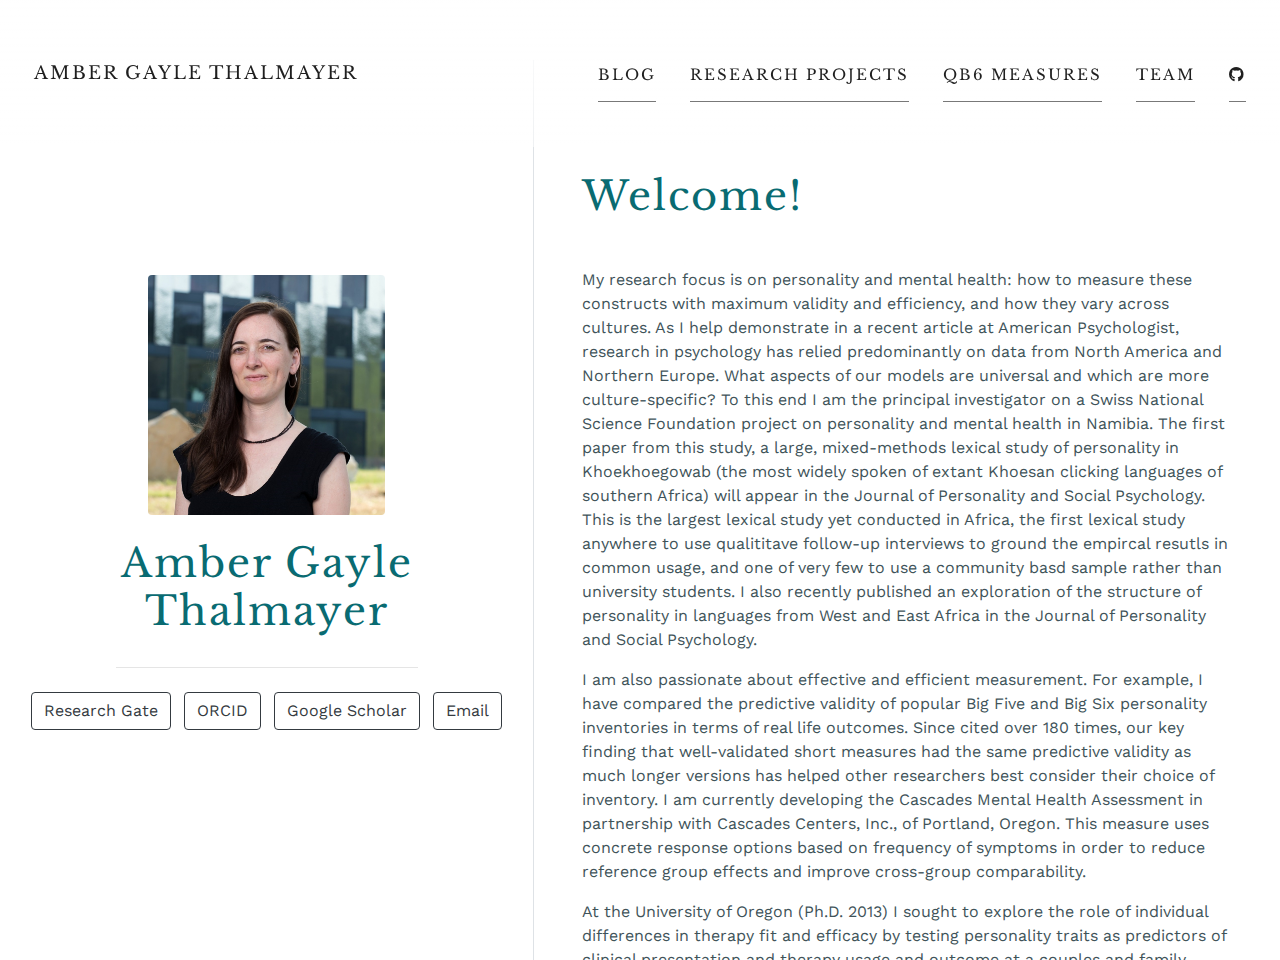
<file: docs/index.html>
<!doctype html>
<html lang="en">
  <head>
    <!-- Required meta tags -->
    <meta charset="utf-8">
    <meta name="viewport" content="width=device-width, initial-scale=1, shrink-to-fit=no">

    <!-- Bootstrap CSS -->
    <link rel="stylesheet" href="https://stackpath.bootstrapcdn.com/bootstrap/4.5.0/css/bootstrap.min.css">

    <link href="https://fonts.googleapis.com/css2?family=Roboto+Slab&display=swap" rel="stylesheet">
    <style type="text/css">body {font-family: 'Roboto Slab', serif;}</style>

    <title>Amber Gayle Thalmayer</title>

    
          <!--radix_placeholder_navigation_in_header-->
          <meta name="distill:offset" content=""/>

          <script type="application/javascript">

            window.headroom_prevent_pin = false;

            window.document.addEventListener("DOMContentLoaded", function (event) {

              // initialize headroom for banner
              var header = $('header').get(0);
              var headerHeight = header.offsetHeight;
              var headroom = new Headroom(header, {
                tolerance: 5,
                onPin : function() {
                  if (window.headroom_prevent_pin) {
                    window.headroom_prevent_pin = false;
                    headroom.unpin();
                  }
                }
              });
              headroom.init();
              if(window.location.hash)
                headroom.unpin();
              $(header).addClass('headroom--transition');

              // offset scroll location for banner on hash change
              // (see: https://github.com/WickyNilliams/headroom.js/issues/38)
              window.addEventListener("hashchange", function(event) {
                window.scrollTo(0, window.pageYOffset - (headerHeight + 25));
              });

              // responsive menu
              $('.distill-site-header').each(function(i, val) {
                var topnav = $(this);
                var toggle = topnav.find('.nav-toggle');
                toggle.on('click', function() {
                  topnav.toggleClass('responsive');
                });
              });

              // nav dropdowns
              $('.nav-dropbtn').click(function(e) {
                $(this).next('.nav-dropdown-content').toggleClass('nav-dropdown-active');
                $(this).parent().siblings('.nav-dropdown')
                   .children('.nav-dropdown-content').removeClass('nav-dropdown-active');
              });
              $("body").click(function(e){
                $('.nav-dropdown-content').removeClass('nav-dropdown-active');
              });
              $(".nav-dropdown").click(function(e){
                e.stopPropagation();
              });
            });
          </script>

          <style type="text/css">

          /* Theme (user-documented overrideables for nav appearance) */

          .distill-site-nav {
            color: rgba(255, 255, 255, 0.8);
            background-color: #0F2E3D;
            font-size: 15px;
            font-weight: 300;
          }

          .distill-site-nav a {
            color: inherit;
            text-decoration: none;
          }

          .distill-site-nav a:hover {
            color: white;
          }

          @media print {
            .distill-site-nav {
              display: none;
            }
          }

          .distill-site-header {

          }

          .distill-site-footer {

          }


          /* Site Header */

          .distill-site-header {
            width: 100%;
            box-sizing: border-box;
            z-index: 3;
          }

          .distill-site-header .nav-left {
            display: inline-block;
            margin-left: 8px;
          }

          @media screen and (max-width: 768px) {
            .distill-site-header .nav-left {
              margin-left: 0;
            }
          }


          .distill-site-header .nav-right {
            float: right;
            margin-right: 8px;
          }

          .distill-site-header a,
          .distill-site-header .title {
            display: inline-block;
            text-align: center;
            padding: 14px 10px 14px 10px;
          }

          .distill-site-header .title {
            font-size: 18px;
            min-width: 150px;
          }

          .distill-site-header .logo {
            padding: 0;
          }

          .distill-site-header .logo img {
            display: none;
            max-height: 20px;
            width: auto;
            margin-bottom: -4px;
          }

          .distill-site-header .nav-image img {
            max-height: 18px;
            width: auto;
            display: inline-block;
            margin-bottom: -3px;
          }



          @media screen and (min-width: 1000px) {
            .distill-site-header .logo img {
              display: inline-block;
            }
            .distill-site-header .nav-left {
              margin-left: 20px;
            }
            .distill-site-header .nav-right {
              margin-right: 20px;
            }
            .distill-site-header .title {
              padding-left: 12px;
            }
          }


          .distill-site-header .nav-toggle {
            display: none;
          }

          .nav-dropdown {
            display: inline-block;
            position: relative;
          }

          .nav-dropdown .nav-dropbtn {
            border: none;
            outline: none;
            color: rgba(255, 255, 255, 0.8);
            padding: 16px 10px;
            background-color: transparent;
            font-family: inherit;
            font-size: inherit;
            font-weight: inherit;
            margin: 0;
            margin-top: 1px;
            z-index: 2;
          }

          .nav-dropdown-content {
            display: none;
            position: absolute;
            background-color: white;
            min-width: 200px;
            border: 1px solid rgba(0,0,0,0.15);
            border-radius: 4px;
            box-shadow: 0px 8px 16px 0px rgba(0,0,0,0.1);
            z-index: 1;
            margin-top: 2px;
            white-space: nowrap;
            padding-top: 4px;
            padding-bottom: 4px;
          }

          .nav-dropdown-content hr {
            margin-top: 4px;
            margin-bottom: 4px;
            border: none;
            border-bottom: 1px solid rgba(0, 0, 0, 0.1);
          }

          .nav-dropdown-active {
            display: block;
          }

          .nav-dropdown-content a, .nav-dropdown-content .nav-dropdown-header {
            color: black;
            padding: 6px 24px;
            text-decoration: none;
            display: block;
            text-align: left;
          }

          .nav-dropdown-content .nav-dropdown-header {
            display: block;
            padding: 5px 24px;
            padding-bottom: 0;
            text-transform: uppercase;
            font-size: 14px;
            color: #999999;
            white-space: nowrap;
          }

          .nav-dropdown:hover .nav-dropbtn {
            color: white;
          }

          .nav-dropdown-content a:hover {
            background-color: #ddd;
            color: black;
          }

          .nav-right .nav-dropdown-content {
            margin-left: -45%;
            right: 0;
          }

          @media screen and (max-width: 768px) {
            .distill-site-header a, .distill-site-header .nav-dropdown  {display: none;}
            .distill-site-header a.nav-toggle {
              float: right;
              display: block;
            }
            .distill-site-header .title {
              margin-left: 0;
            }
            .distill-site-header .nav-right {
              margin-right: 0;
            }
            .distill-site-header {
              overflow: hidden;
            }
            .nav-right .nav-dropdown-content {
              margin-left: 0;
            }
          }


          @media screen and (max-width: 768px) {
            .distill-site-header.responsive {position: relative; min-height: 500px; }
            .distill-site-header.responsive a.nav-toggle {
              position: absolute;
              right: 0;
              top: 0;
            }
            .distill-site-header.responsive a,
            .distill-site-header.responsive .nav-dropdown {
              display: block;
              text-align: left;
            }
            .distill-site-header.responsive .nav-left,
            .distill-site-header.responsive .nav-right {
              width: 100%;
            }
            .distill-site-header.responsive .nav-dropdown {float: none;}
            .distill-site-header.responsive .nav-dropdown-content {position: relative;}
            .distill-site-header.responsive .nav-dropdown .nav-dropbtn {
              display: block;
              width: 100%;
              text-align: left;
            }
          }

          /* Site Footer */

          .distill-site-footer {
            width: 100%;
            overflow: hidden;
            box-sizing: border-box;
            z-index: 3;
            margin-top: 30px;
            padding-top: 30px;
            padding-bottom: 30px;
            text-align: center;
          }

          /* Headroom */

          d-title {
            padding-top: 6rem;
          }

          @media print {
            d-title {
              padding-top: 4rem;
            }
          }

          .headroom {
            z-index: 1000;
            position: fixed;
            top: 0;
            left: 0;
            right: 0;
          }

          .headroom--transition {
            transition: all .4s ease-in-out;
          }

          .headroom--unpinned {
            top: -100px;
          }

          .headroom--pinned {
            top: 0;
          }

          /* adjust viewport for navbar height */
          /* helps vertically center bootstrap (non-distill) content */
          .min-vh-100 {
            min-height: calc(100vh - 100px) !important;
          }

          </style>

          <script src="site_libs/jquery-3.6.0/jquery-3.6.0.min.js"></script>
          <link href="site_libs/font-awesome-5.1.0/css/all.css" rel="stylesheet"/>
          <link href="site_libs/font-awesome-5.1.0/css/v4-shims.css" rel="stylesheet"/>
          <script src="site_libs/headroom-0.9.4/headroom.min.js"></script>
          <!--/radix_placeholder_navigation_in_header-->
          <!--radix_placeholder_site_in_header-->
          <style type="text/css">
          @import url('https://fonts.googleapis.com/css?family=Libre+Baskerville:300, 300i&display=swap');

          @import url('https://fonts.googleapis.com/css?family=Work+Sans&display=swap');

          @import url('https://fonts.googleapis.com/css?family=DM+Mono&display=swap');

          body {
            font-family: "Work Sans";
            /*color: #1f1f1f;*/
            color: #405359;
            font-size: 16px;
          }


          h1, h2, h3, h4, h5, h6 {
            font-family: "Libre Baskerville";
            letter-spacing: 2px;
            line-height: 3rem; /* increases, so wrapping headers don't overlap */ 
            color: #096B72;
            font-weight: 300;

          }

          d-title {
            padding-top: 13rem; /*so that navbar doesn't overlap fixed title */
          }

          d-title h1,
          d-article h2 {
          	font-weight: 300;
          }

          d-article div.sourceCode code, 
          d-article pre code {
          	font-family: "Work Sans", monospace;
          	font-size: 1rem;
          }

          /* --------------Navbar-------------------- */


          /* background-image for fade-to-white color of navbar */
          .distill-site-header{ 
            padding: 40px 0px;
            background-image: linear-gradient(to bottom, rgba(255, 255, 255, 1), rgba(255,255,255,0.5));   
            background-color: transparent;
            font-size: 15px;
            font-family: "Libre Baskerville";
            letter-spacing: 2px;
            text-transform: uppercase;
          }

          .distill-site-header .logo img{
            max-height: 40px; /* Makes logo bigger, default was 20px */
          }

          /* dropdown navbar color on mobile */

          @media screen and (max-width: 768px){
            .distill-site-header.responsive {
                background: rgba(255,255,255,0.99);
            }
          }


          /* Navbar Links with Animated Hover */ 


          .distill-site-header a { /* A normal link in navbar */
            color: #1f1f1f;
            display: inline-block; /* This line and line below is so pseudo-element will work later */
            position: relative; 
            text-decoration: none;
            padding-left: 0px; /* overrides default so animation looks Ok */
            padding-right: 0px; /* overrides default so animation looks Ok */
            margin: 10px 14px; /* replaces default padding values for margin values */
          }


          .distill-site-header a:hover { /* (unanimated) hover behavior for navbar links */
            color: #787878;
            padding-left: 0px; /* overrides default so animation looks Ok */
            padding-right: 0px; /* overrides default so animation looks Ok */
            margin: 10px 14px; /* replaces default padding values for margin values */
          }

          .distill-site-header a:before { /*Creates pseudoelement line under link */
            background-color: #787878;
            content: '';
            height: 1px; 
            position: absolute;
            bottom: -1px;
            transition: width 0.3s ease-in-out; /* animate the width */
            width: 100%;
          }

          .distill-site-header a:hover:before {
            width: 0; /* Shrinks width of pseudoelement to 0 when hovered */
          }

          /* Makes sure animation does NOT apply to Title or Logo links (or toggle on mobile) */

          .distill-site-header a.title:before, .distill-site-nav a.logo:before, a.nav-toggle:before {
            display: none;
          }

          .distill-site-header a.title, .distill-site-nav a.logo {
            padding: 10px 0px;
            margin: 10px 14px;
          }


          /* No navbar links on mobile except title and nav-toggle */

          @media screen and (max-width: 768px) {
            .distill-site-header a, .distill-site-header .nav-dropdown {
              display: none;
            }
            
            .distill-site-header a.title, .distill-site-header a.nav-toggle {
              display: inline-block;
              padding: 10px 0px;
              margin: 10px 14px; 
            }
          }



          /* -------------Appendix---------------- */

          d-appendix {
            background-color: #e6f3fc;
            border-top: none !important;
          }

          d-appendix h3 {
              padding-top: 0px; /*Remove padding-top from blog posts*/
          }

          /* -------------Footer------------------*/

          .distill-site-footer {
            color: #f7f7f7b0;
            background-color: #1f1f1f;
            margin-top: 0px;
            padding: 50px 20px;
            font-size: 13px;
            letter-spacing: 1px;
            text-transform: uppercase;
            line-height: 12px;
            
          }

          d-byline div.byline.grid div p,
          d-byline,
          d-byline p,
          p.author,
          p.affiliation,
          d-byline h3,
          .d-toc,
          .d-toc-header,
          .d-toc ul,
          d-appendix p {
          	font-size: 0.9rem;
          }

          d-appendix h3 + * {
          	margin-top: 1.5em !important;
          }


          /*----- COLORED LIST BULLET----*/

          d-article ul {
            list-style: none; /* Remove default bullets */
          }

          d-article ul li::before {
            content: "\2022";  /* Add content: \2022 is the CSS Code/unicode for a bullet */
            color: #79beee; /* Change the color */
            font-weight: normal; /* If you want it to be bold */
            display: inline-block; /* Needed to add space between the bullet and the text */
            width: 1.5em; /* Also needed for space (tweak if needed) */
            margin-left: -1.5em; /* Also needed for space (tweak if needed) */
          }

          d-article ul > li > p {
            display: inline; /* to have content show up next to bullet */
            line-height: 1.6em;
          }

          d-article ul > li { /*to add back in space between bullet items that I took away by making p display inline */
            margin-top: 1em;
            margin-bottom: 1em;
          }

          .d-toc ul li::before {
            content: " ";  /* Remove toc bullets */
          }

          /*----- BLOG PAGE----*/

          .posts-list .post-preview h2 {
            font-family: "Libre Baskerville";
            padding-top: 0px;
          }

          .posts-list .post-preview p {
            font-family: "Work Sans";
          }

          .posts-list .posts-list-caption {
              margin-top: 50px;
          }
          </style>
          <!--/radix_placeholder_site_in_header-->
          
          <style type="text/css">
          body {
            padding-top: 60px;
          }
          </style>
          <script src="C:\Users\HOME\AppData\Local\R\win-library\4.2\rmarkdown\rmd\h\pandoc\header-attrs.js"></script>
    
    
  </head>
  <body>

          <!--radix_placeholder_navigation_before_body-->
          <header class="header header--fixed" role="banner">
          <nav class="distill-site-nav distill-site-header">
          <div class="nav-left">
          <a href="index.html" class="title">Amber Gayle Thalmayer</a>
          </div>
          <div class="nav-right">
          <a href="blog.html">Blog</a>
          <a href="projects.html">Research Projects</a>
          <a href="measures.html">QB6 Measures</a>
          <a href="team.html">Team</a>
          <a href="https://github.com/gayoungson/amberwebsite">
          <i class="fab fa-github" aria-hidden="true"></i>
          </a>
          <a href="javascript:void(0);" class="nav-toggle">&#9776;</a>
          </div>
          </nav>
          </header>
          <!--/radix_placeholder_navigation_before_body-->
          <!--radix_placeholder_site_before_body-->
          <!--/radix_placeholder_site_before_body-->
    
    <div class="container-fluid d-none d-lg-block d-xl-block">
      <div class="d-flex row flex-row vh-100">
        <div class="d-flex flex-column col-5 align-items-center text-center align-self-center">
          <div class="mx-auto text-center">
            <div class="p-3">
              <img src="images/amber.jpg" style="height:15rem" class="rounded">
            </div>
            <div class="p-2">
              <h1>Amber Gayle Thalmayer</h1>
            </div>
            <hr style="width:60%;"/>
            <div class="p-2">
              <div id="icon-list">
                <ul class="list-inline">
                                    <li class="list-inline-item">
                    <a href=https://www.researchgate.net/profile/Amber_Thalmayer>
                      <button type="button" class="btn btn-outline-dark mb-2">
                        Research Gate
                      </button>
                    </a>
                  </li>
                                    <li class="list-inline-item">
                    <a href=https://orcid.org/0000-0002-1963-1123>
                      <button type="button" class="btn btn-outline-dark mb-2">
                        ORCID
                      </button>
                    </a>
                  </li>
                                    <li class="list-inline-item">
                    <a href=https://scholar.google.ch/citations?user=fji_8owAAAAJ&amp;hl=en/>
                      <button type="button" class="btn btn-outline-dark mb-2">
                        Google Scholar
                      </button>
                    </a>
                  </li>
                                    <li class="list-inline-item">
                    <a href=mailto:amber-gayle.thalmayer@psychologie.uzh.ch>
                      <button type="button" class="btn btn-outline-dark mb-2">
                        Email
                      </button>
                    </a>
                  </li>
                                  </ul>
              </div>
            </div>
          </div>
        </div>
        <div class="d-flex flex-column vh-100 border-left"></div>
        <div class="d-flex flex-column col px-5 align-items-center align-self-center mh-100" style="overflow-y: scroll;">
          <div class="my-5" id="content">
            <p>   <br />
             </p>
            <div id="welcome" class="section level1">
            <h1>Welcome!</h1>
            <p> </p>
            <p>My research focus is on personality and mental health:
            how to measure these constructs with maximum validity and
            efficiency, and how they vary across cultures. As I help
            demonstrate in a recent article at American Psychologist,
            research in psychology has relied predominantly on data from
            North America and Northern Europe. What aspects of our
            models are universal and which are more culture-specific? To
            this end I am the principal investigator on a Swiss National
            Science Foundation project on personality and mental health
            in Namibia. The first paper from this study, a large,
            mixed-methods lexical study of personality in Khoekhoegowab
            (the most widely spoken of extant Khoesan clicking languages
            of southern Africa) will appear in the Journal of
            Personality and Social Psychology. This is the largest
            lexical study yet conducted in Africa, the first lexical
            study anywhere to use qualititave follow-up interviews to
            ground the empircal resutls in common usage, and one of very
            few to use a community basd sample rather than university
            students. I also recently published an exploration of the
            structure of personality in languages from West and East
            Africa in the Journal of Personality and Social
            Psychology.</p>
            <p>I am also passionate about effective and efficient
            measurement. For example, I have compared the predictive
            validity of popular Big Five and Big Six personality
            inventories in terms of real life outcomes. Since cited over
            180 times, our key finding that well-validated short
            measures had the same predictive validity as much longer
            versions has helped other researchers best consider their
            choice of inventory. I am currently developing the Cascades
            Mental Health Assessment in partnership with Cascades
            Centers, Inc., of Portland, Oregon. This measure uses
            concrete response options based on frequency of symptoms in
            order to reduce reference group effects and improve
            cross-group comparability.</p>
            <p>At the University of Oregon (Ph.D. 2013) I sought to
            explore the role of individual differences in therapy fit
            and efficacy by testing personality traits as predictors of
            clinical presentation and therapy usage and outcome at a
            couples and family therapy clinic. I also carried out
            several projects seeking common-denominators of personality
            structure and measurement across cultures and on the
            influence of ethically-relevant values and personality
            traits on each other over time in a longitudinal study. As a
            postdoctoral project manager for a National Institute of
            Drug Abuse funded study at the University of Los Angeles
            Medical School (2013-2016), I helped assess the impact of a
            change in U.S. law on access to mental health services.</p>
            <p>Incoming editorial board member 2020, European Journal of
            Personality Incoming co-chair (2021), International
            Committee, Society for Personality and Social Psychology
            (SPSP) Elected member of executive board (2019-2021) World
            Association of Personality Psychology</p>
            </div>
          </div>
        </div>
      </div>
    </div>

    <div class="container-flex min-vh-100 d-block d-lg-none d-xl-none">
      <div class="d-flex flex-row justify-content-center">
        <div class="d-flex flex-col">
          <div class="mx-auto">
            <div class="p-3 mt-3 text-center">
              <img src="images/amber.jpg" style="height:15rem" class="rounded">
            </div>
            <div class="p-2 text-center">
              <h1>Amber Gayle Thalmayer</h1>
            </div>
            <hr style="width:60%;"/>

            <div class="row justify-content-center align-items-center">
              <div class="col-8 p-1 text-center">
                <div class="list-group">
                                    <a href=https://www.researchgate.net/profile/Amber_Thalmayer>
                    <button type="button" class="list-group-item list-group-item-action my-1 rounded">
                      Research Gate
                    </button>
                  </a>
                                    <a href=https://orcid.org/0000-0002-1963-1123>
                    <button type="button" class="list-group-item list-group-item-action my-1 rounded">
                      ORCID
                    </button>
                  </a>
                                    <a href=https://scholar.google.ch/citations?user=fji_8owAAAAJ&amp;hl=en/>
                    <button type="button" class="list-group-item list-group-item-action my-1 rounded">
                      Google Scholar
                    </button>
                  </a>
                                    <a href=mailto:amber-gayle.thalmayer@psychologie.uzh.ch>
                    <button type="button" class="list-group-item list-group-item-action my-1 rounded">
                      Email
                    </button>
                  </a>
                                  </div>
              </div>
            </div>
            <div class="p pt-4 px-5">
              <p>   <br />
               </p>
              <div id="welcome" class="section level1">
              <h1>Welcome!</h1>
              <p> </p>
              <p>My research focus is on personality and mental health:
              how to measure these constructs with maximum validity and
              efficiency, and how they vary across cultures. As I help
              demonstrate in a recent article at American Psychologist,
              research in psychology has relied predominantly on data
              from North America and Northern Europe. What aspects of
              our models are universal and which are more
              culture-specific? To this end I am the principal
              investigator on a Swiss National Science Foundation
              project on personality and mental health in Namibia. The
              first paper from this study, a large, mixed-methods
              lexical study of personality in Khoekhoegowab (the most
              widely spoken of extant Khoesan clicking languages of
              southern Africa) will appear in the Journal of Personality
              and Social Psychology. This is the largest lexical study
              yet conducted in Africa, the first lexical study anywhere
              to use qualititave follow-up interviews to ground the
              empircal resutls in common usage, and one of very few to
              use a community basd sample rather than university
              students. I also recently published an exploration of the
              structure of personality in languages from West and East
              Africa in the Journal of Personality and Social
              Psychology.</p>
              <p>I am also passionate about effective and efficient
              measurement. For example, I have compared the predictive
              validity of popular Big Five and Big Six personality
              inventories in terms of real life outcomes. Since cited
              over 180 times, our key finding that well-validated short
              measures had the same predictive validity as much longer
              versions has helped other researchers best consider their
              choice of inventory. I am currently developing the
              Cascades Mental Health Assessment in partnership with
              Cascades Centers, Inc., of Portland, Oregon. This measure
              uses concrete response options based on frequency of
              symptoms in order to reduce reference group effects and
              improve cross-group comparability.</p>
              <p>At the University of Oregon (Ph.D. 2013) I sought to
              explore the role of individual differences in therapy fit
              and efficacy by testing personality traits as predictors
              of clinical presentation and therapy usage and outcome at
              a couples and family therapy clinic. I also carried out
              several projects seeking common-denominators of
              personality structure and measurement across cultures and
              on the influence of ethically-relevant values and
              personality traits on each other over time in a
              longitudinal study. As a postdoctoral project manager for
              a National Institute of Drug Abuse funded study at the
              University of Los Angeles Medical School (2013-2016), I
              helped assess the impact of a change in U.S. law on access
              to mental health services.</p>
              <p>Incoming editorial board member 2020, European Journal
              of Personality Incoming co-chair (2021), International
              Committee, Society for Personality and Social Psychology
              (SPSP) Elected member of executive board (2019-2021) World
              Association of Personality Psychology</p>
              </div>
            </div>
        </div>
      </div>
    </div>

    <!-- Optional JavaScript -->
    <!-- jQuery first, then Popper.js, then Bootstrap JS -->
    <script src="https://code.jquery.com/jquery-3.5.1.slim.min.js" integrity="sha384-DfXdz2htPH0lsSSs5nCTpuj/zy4C+OGpamoFVy38MVBnE+IbbVYUew+OrCXaRkfj" crossorigin="anonymous"></script>
    <script src="https://cdn.jsdelivr.net/npm/popper.js@1.16.0/dist/umd/popper.min.js" integrity="sha384-Q6E9RHvbIyZFJoft+2mJbHaEWldlvI9IOYy5n3zV9zzTtmI3UksdQRVvoxMfooAo" crossorigin="anonymous"></script>
    <script src="https://stackpath.bootstrapcdn.com/bootstrap/4.5.0/js/bootstrap.min.js" integrity="sha384-OgVRvuATP1z7JjHLkuOU7Xw704+h835Lr+6QL9UvYjZE3Ipu6Tp75j7Bh/kR0JKI" crossorigin="anonymous"></script>

      <!--radix_placeholder_site_after_body-->
      <!--/radix_placeholder_site_after_body-->
      <!--radix_placeholder_navigation_after_body-->
      <!--/radix_placeholder_navigation_after_body-->
  
  </body>
</html>
</file>
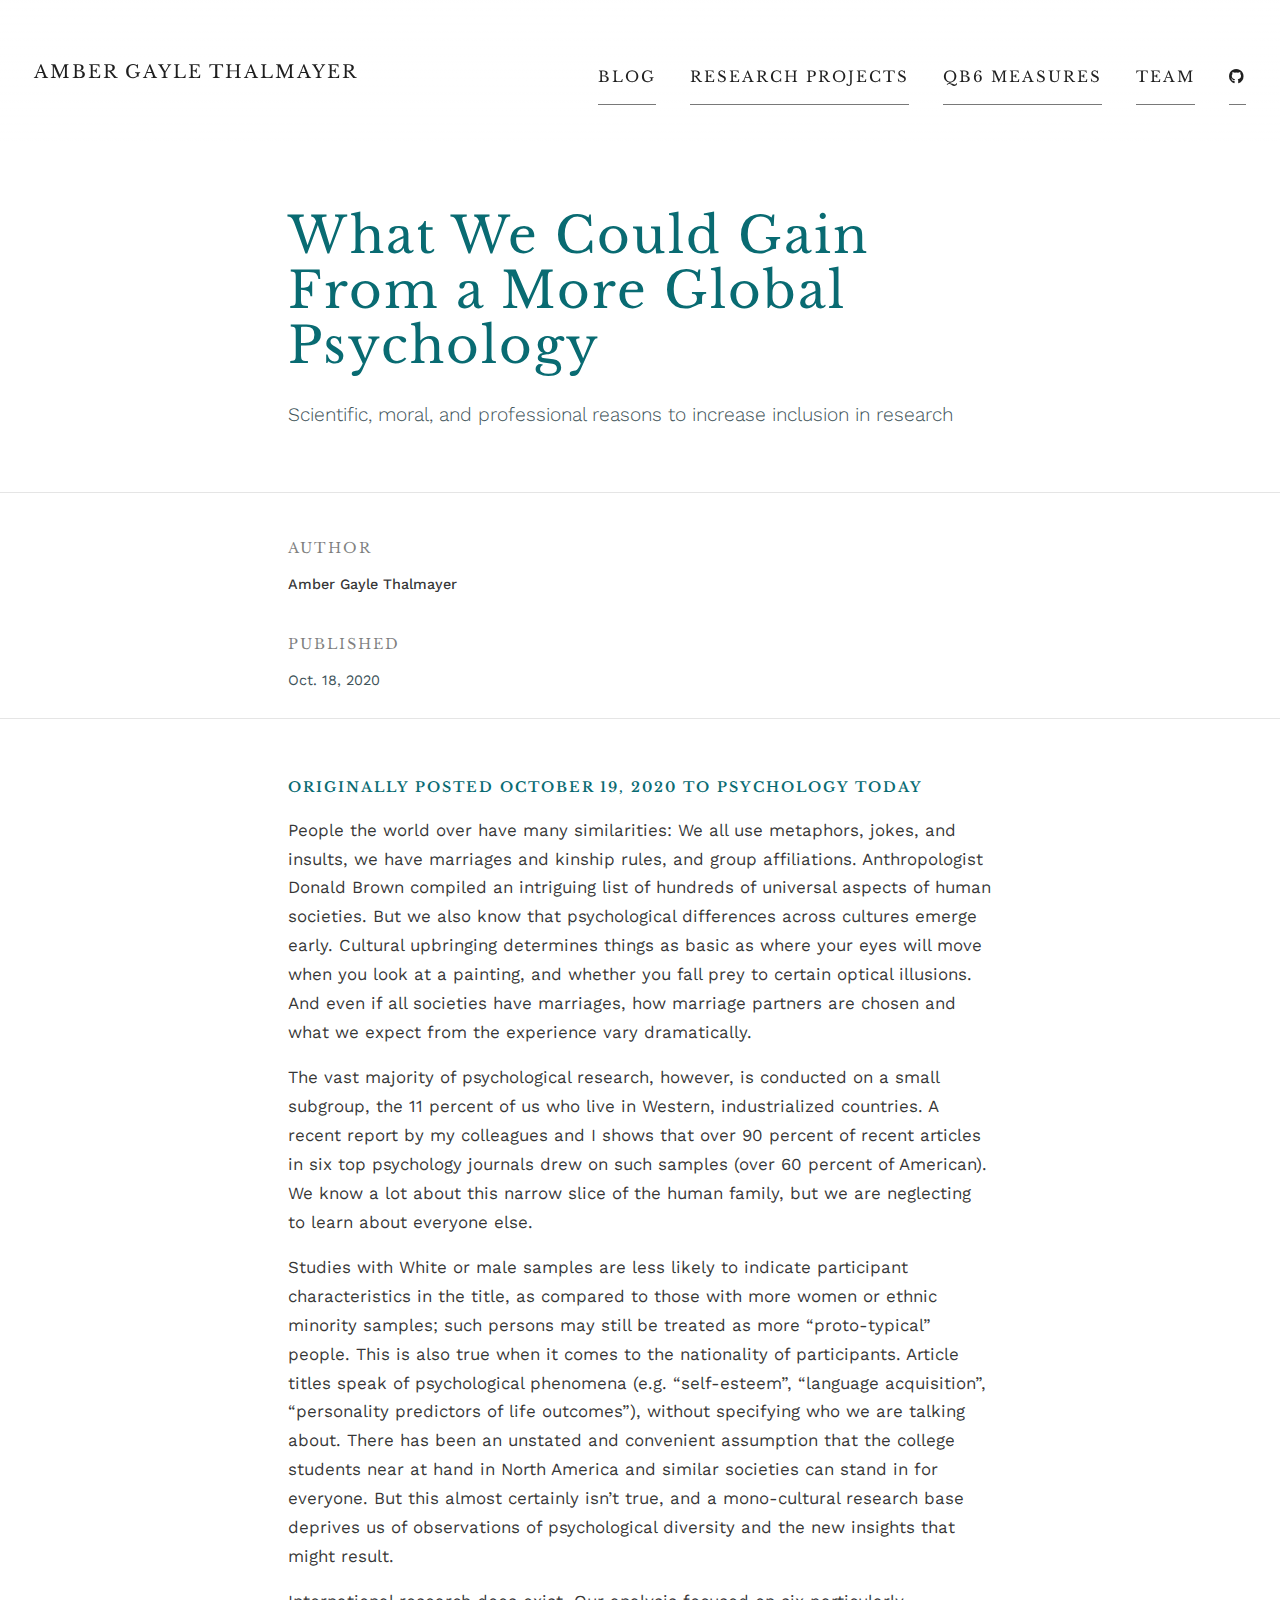
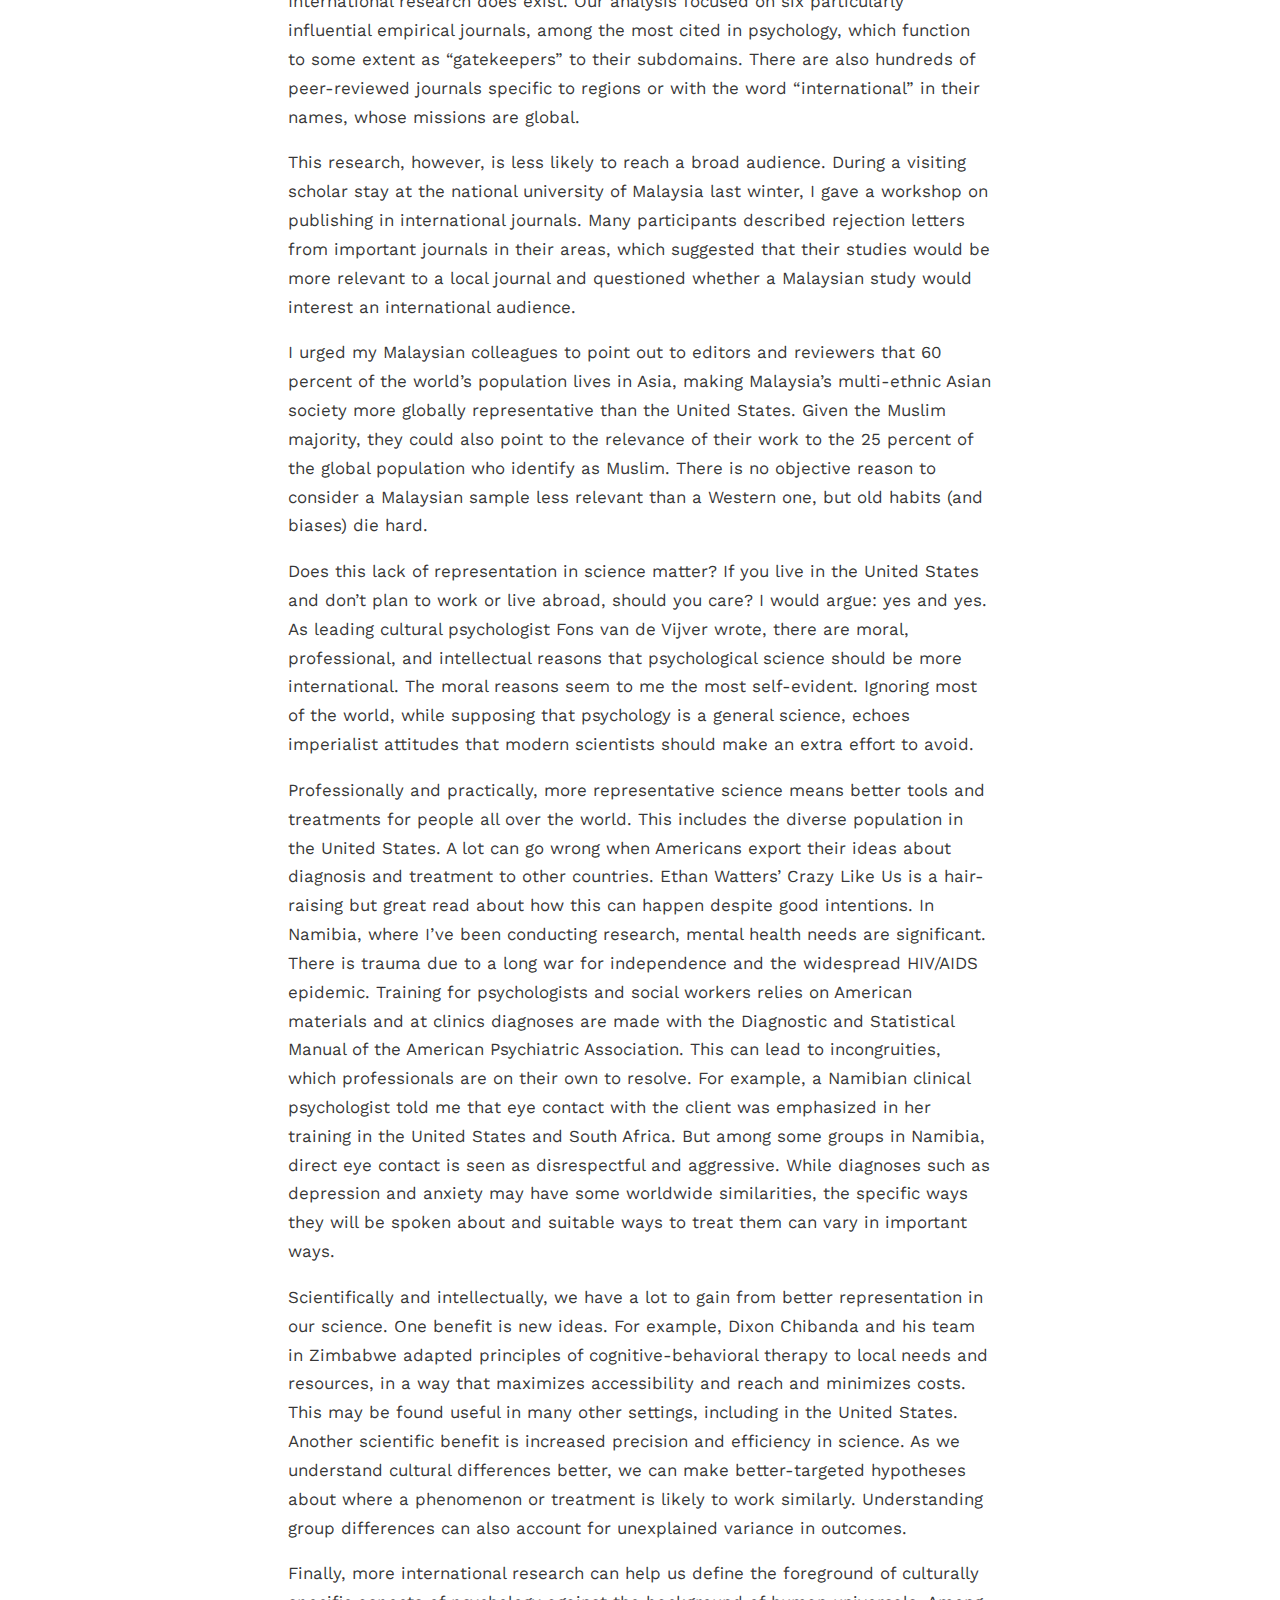
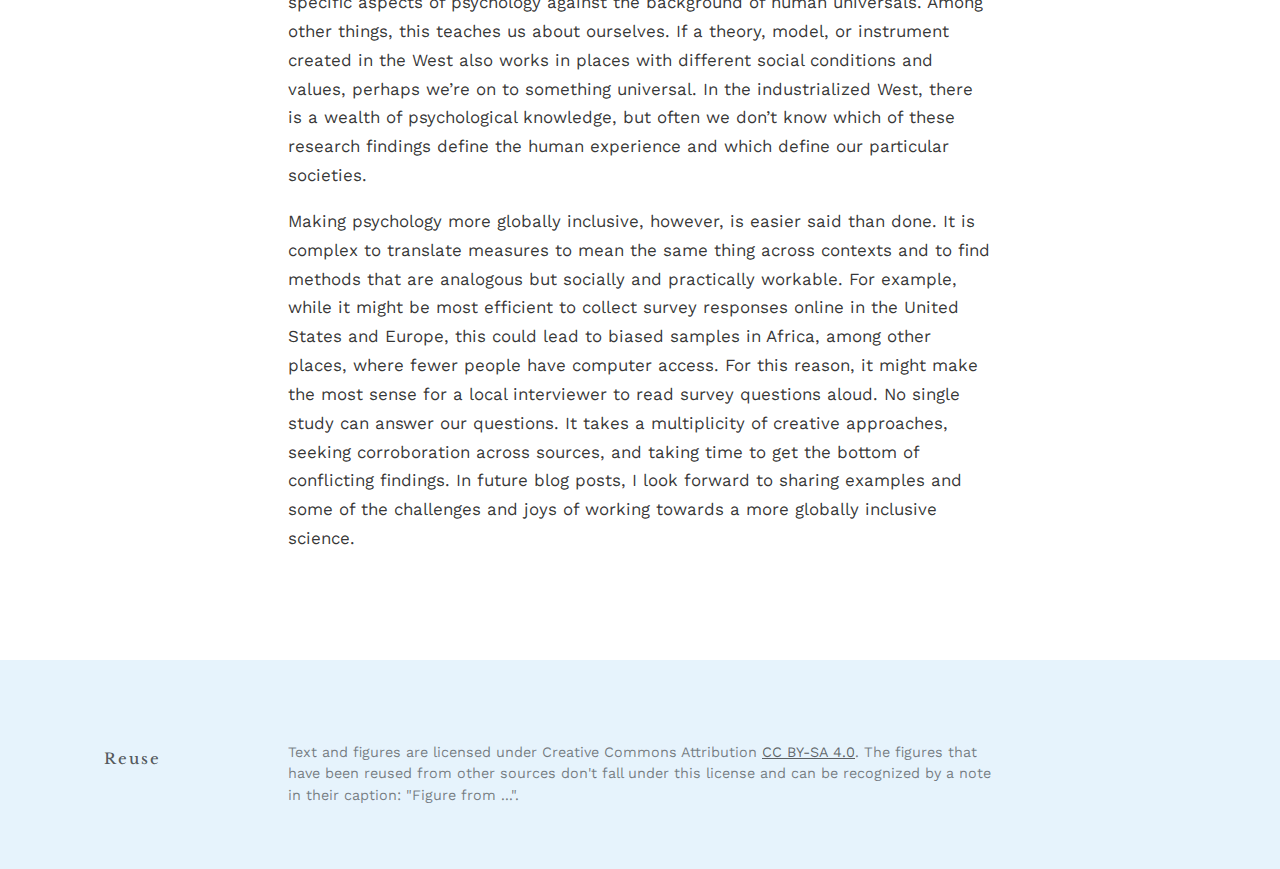
<file: docs/posts/2020-10-19-global-psychology/index.html>
<!DOCTYPE html>

<html xmlns="http://www.w3.org/1999/xhtml" lang="" xml:lang="">

<head>
  <meta charset="utf-8"/>
  <meta name="viewport" content="width=device-width, initial-scale=1"/>
  <meta http-equiv="X-UA-Compatible" content="IE=Edge,chrome=1"/>
  <meta name="generator" content="distill" />

  <style type="text/css">
  /* Hide doc at startup (prevent jankiness while JS renders/transforms) */
  body {
    visibility: hidden;
  }
  </style>

 <!--radix_placeholder_import_source-->
 <!--/radix_placeholder_import_source-->

<style type="text/css">code{white-space: pre;}</style>
<style type="text/css" data-origin="pandoc">
pre > code.sourceCode { white-space: pre; position: relative; }
pre > code.sourceCode > span { display: inline-block; line-height: 1.25; }
pre > code.sourceCode > span:empty { height: 1.2em; }
.sourceCode { overflow: visible; }
code.sourceCode > span { color: inherit; text-decoration: inherit; }
div.sourceCode { margin: 1em 0; }
pre.sourceCode { margin: 0; }
@media screen {
div.sourceCode { overflow: auto; }
}
@media print {
pre > code.sourceCode { white-space: pre-wrap; }
pre > code.sourceCode > span { text-indent: -5em; padding-left: 5em; }
}
pre.numberSource code
  { counter-reset: source-line 0; }
pre.numberSource code > span
  { position: relative; left: -4em; counter-increment: source-line; }
pre.numberSource code > span > a:first-child::before
  { content: counter(source-line);
    position: relative; left: -1em; text-align: right; vertical-align: baseline;
    border: none; display: inline-block;
    -webkit-touch-callout: none; -webkit-user-select: none;
    -khtml-user-select: none; -moz-user-select: none;
    -ms-user-select: none; user-select: none;
    padding: 0 4px; width: 4em;
    color: #aaaaaa;
  }
pre.numberSource { margin-left: 3em; border-left: 1px solid #aaaaaa;  padding-left: 4px; }
div.sourceCode
  { color: #00769e; background-color: #f1f3f5; }
@media screen {
pre > code.sourceCode > span > a:first-child::before { text-decoration: underline; }
}
code span { color: #00769e; } /* Normal */
code span.al { color: #ad0000; } /* Alert */
code span.an { color: #5e5e5e; } /* Annotation */
code span.at { color: #657422; } /* Attribute */
code span.bn { color: #ad0000; } /* BaseN */
code span.bu { } /* BuiltIn */
code span.cf { color: #00769e; } /* ControlFlow */
code span.ch { color: #20794d; } /* Char */
code span.cn { color: #8f5902; } /* Constant */
code span.co { color: #5e5e5e; } /* Comment */
code span.cv { color: #5e5e5e; font-style: italic; } /* CommentVar */
code span.do { color: #5e5e5e; font-style: italic; } /* Documentation */
code span.dt { color: #ad0000; } /* DataType */
code span.dv { color: #ad0000; } /* DecVal */
code span.er { color: #ad0000; } /* Error */
code span.ex { } /* Extension */
code span.fl { color: #ad0000; } /* Float */
code span.fu { color: #4758ab; } /* Function */
code span.im { } /* Import */
code span.in { color: #5e5e5e; } /* Information */
code span.kw { color: #00769e; } /* Keyword */
code span.op { color: #5e5e5e; } /* Operator */
code span.ot { color: #00769e; } /* Other */
code span.pp { color: #ad0000; } /* Preprocessor */
code span.sc { color: #5e5e5e; } /* SpecialChar */
code span.ss { color: #20794d; } /* SpecialString */
code span.st { color: #20794d; } /* String */
code span.va { color: #111111; } /* Variable */
code span.vs { color: #20794d; } /* VerbatimString */
code span.wa { color: #5e5e5e; font-style: italic; } /* Warning */
</style>


  <!--radix_placeholder_meta_tags-->
<title>Amber Gayle Thalmayer: What We Could Gain From a More Global Psychology</title>

<meta property="description" itemprop="description" content="Scientific, moral, and professional reasons to increase inclusion in research"/>

<link rel="license" href="https://creativecommons.org/licenses/by-sa/4.0/"/>

<!--  https://schema.org/Article -->
<meta property="article:published" itemprop="datePublished" content="2020-10-19"/>
<meta property="article:created" itemprop="dateCreated" content="2020-10-19"/>
<meta name="article:author" content="Amber Gayle Thalmayer"/>

<!--  https://developers.facebook.com/docs/sharing/webmasters#markup -->
<meta property="og:title" content="Amber Gayle Thalmayer: What We Could Gain From a More Global Psychology"/>
<meta property="og:type" content="article"/>
<meta property="og:description" content="Scientific, moral, and professional reasons to increase inclusion in research"/>
<meta property="og:locale" content="en_US"/>
<meta property="og:site_name" content="Amber Gayle Thalmayer"/>

<!--  https://dev.twitter.com/cards/types/summary -->
<meta property="twitter:card" content="summary"/>
<meta property="twitter:title" content="Amber Gayle Thalmayer: What We Could Gain From a More Global Psychology"/>
<meta property="twitter:description" content="Scientific, moral, and professional reasons to increase inclusion in research"/>

<!--/radix_placeholder_meta_tags-->
  <!--radix_placeholder_rmarkdown_metadata-->

<script type="text/json" id="radix-rmarkdown-metadata">
{"type":"list","attributes":{"names":{"type":"character","attributes":{},"value":["creative_commons","title","description","author","date","output"]}},"value":[{"type":"character","attributes":{},"value":["CC BY-SA"]},{"type":"character","attributes":{},"value":["What We Could Gain From a More Global Psychology"]},{"type":"character","attributes":{},"value":["Scientific, moral, and professional reasons to increase inclusion in research"]},{"type":"list","attributes":{},"value":[{"type":"list","attributes":{"names":{"type":"character","attributes":{},"value":["name"]}},"value":[{"type":"character","attributes":{},"value":["Amber Gayle Thalmayer"]}]}]},{"type":"character","attributes":{},"value":["2020-10-19"]},{"type":"list","attributes":{"names":{"type":"character","attributes":{},"value":["distill::distill_article"]}},"value":[{"type":"list","attributes":{"names":{"type":"character","attributes":{},"value":["self_contained"]}},"value":[{"type":"logical","attributes":{},"value":[false]}]}]}]}
</script>
<!--/radix_placeholder_rmarkdown_metadata-->
  
  <script type="text/json" id="radix-resource-manifest">
  {"type":"character","attributes":{},"value":["global-pschology_files/anchor-4.2.2/anchor.min.js","global-pschology_files/bowser-1.9.3/bowser.min.js","global-pschology_files/distill-2.2.21/template.v2.js","global-pschology_files/header-attrs-2.16/header-attrs.js","global-pschology_files/jquery-3.6.0/jquery-3.6.0.js","global-pschology_files/jquery-3.6.0/jquery-3.6.0.min.js","global-pschology_files/jquery-3.6.0/jquery-3.6.0.min.map","global-pschology_files/popper-2.6.0/popper.min.js","global-pschology_files/tippy-6.2.7/tippy-bundle.umd.min.js","global-pschology_files/tippy-6.2.7/tippy-light-border.css","global-pschology_files/tippy-6.2.7/tippy.css","global-pschology_files/tippy-6.2.7/tippy.umd.min.js","global-pschology_files/webcomponents-2.0.0/webcomponents.js"]}
  </script>
  <!--radix_placeholder_navigation_in_header-->
<meta name="distill:offset" content="../.."/>

<script type="application/javascript">

  window.headroom_prevent_pin = false;

  window.document.addEventListener("DOMContentLoaded", function (event) {

    // initialize headroom for banner
    var header = $('header').get(0);
    var headerHeight = header.offsetHeight;
    var headroom = new Headroom(header, {
      tolerance: 5,
      onPin : function() {
        if (window.headroom_prevent_pin) {
          window.headroom_prevent_pin = false;
          headroom.unpin();
        }
      }
    });
    headroom.init();
    if(window.location.hash)
      headroom.unpin();
    $(header).addClass('headroom--transition');

    // offset scroll location for banner on hash change
    // (see: https://github.com/WickyNilliams/headroom.js/issues/38)
    window.addEventListener("hashchange", function(event) {
      window.scrollTo(0, window.pageYOffset - (headerHeight + 25));
    });

    // responsive menu
    $('.distill-site-header').each(function(i, val) {
      var topnav = $(this);
      var toggle = topnav.find('.nav-toggle');
      toggle.on('click', function() {
        topnav.toggleClass('responsive');
      });
    });

    // nav dropdowns
    $('.nav-dropbtn').click(function(e) {
      $(this).next('.nav-dropdown-content').toggleClass('nav-dropdown-active');
      $(this).parent().siblings('.nav-dropdown')
         .children('.nav-dropdown-content').removeClass('nav-dropdown-active');
    });
    $("body").click(function(e){
      $('.nav-dropdown-content').removeClass('nav-dropdown-active');
    });
    $(".nav-dropdown").click(function(e){
      e.stopPropagation();
    });
  });
</script>

<style type="text/css">

/* Theme (user-documented overrideables for nav appearance) */

.distill-site-nav {
  color: rgba(255, 255, 255, 0.8);
  background-color: #0F2E3D;
  font-size: 15px;
  font-weight: 300;
}

.distill-site-nav a {
  color: inherit;
  text-decoration: none;
}

.distill-site-nav a:hover {
  color: white;
}

@media print {
  .distill-site-nav {
    display: none;
  }
}

.distill-site-header {

}

.distill-site-footer {

}


/* Site Header */

.distill-site-header {
  width: 100%;
  box-sizing: border-box;
  z-index: 3;
}

.distill-site-header .nav-left {
  display: inline-block;
  margin-left: 8px;
}

@media screen and (max-width: 768px) {
  .distill-site-header .nav-left {
    margin-left: 0;
  }
}


.distill-site-header .nav-right {
  float: right;
  margin-right: 8px;
}

.distill-site-header a,
.distill-site-header .title {
  display: inline-block;
  text-align: center;
  padding: 14px 10px 14px 10px;
}

.distill-site-header .title {
  font-size: 18px;
  min-width: 150px;
}

.distill-site-header .logo {
  padding: 0;
}

.distill-site-header .logo img {
  display: none;
  max-height: 20px;
  width: auto;
  margin-bottom: -4px;
}

.distill-site-header .nav-image img {
  max-height: 18px;
  width: auto;
  display: inline-block;
  margin-bottom: -3px;
}



@media screen and (min-width: 1000px) {
  .distill-site-header .logo img {
    display: inline-block;
  }
  .distill-site-header .nav-left {
    margin-left: 20px;
  }
  .distill-site-header .nav-right {
    margin-right: 20px;
  }
  .distill-site-header .title {
    padding-left: 12px;
  }
}


.distill-site-header .nav-toggle {
  display: none;
}

.nav-dropdown {
  display: inline-block;
  position: relative;
}

.nav-dropdown .nav-dropbtn {
  border: none;
  outline: none;
  color: rgba(255, 255, 255, 0.8);
  padding: 16px 10px;
  background-color: transparent;
  font-family: inherit;
  font-size: inherit;
  font-weight: inherit;
  margin: 0;
  margin-top: 1px;
  z-index: 2;
}

.nav-dropdown-content {
  display: none;
  position: absolute;
  background-color: white;
  min-width: 200px;
  border: 1px solid rgba(0,0,0,0.15);
  border-radius: 4px;
  box-shadow: 0px 8px 16px 0px rgba(0,0,0,0.1);
  z-index: 1;
  margin-top: 2px;
  white-space: nowrap;
  padding-top: 4px;
  padding-bottom: 4px;
}

.nav-dropdown-content hr {
  margin-top: 4px;
  margin-bottom: 4px;
  border: none;
  border-bottom: 1px solid rgba(0, 0, 0, 0.1);
}

.nav-dropdown-active {
  display: block;
}

.nav-dropdown-content a, .nav-dropdown-content .nav-dropdown-header {
  color: black;
  padding: 6px 24px;
  text-decoration: none;
  display: block;
  text-align: left;
}

.nav-dropdown-content .nav-dropdown-header {
  display: block;
  padding: 5px 24px;
  padding-bottom: 0;
  text-transform: uppercase;
  font-size: 14px;
  color: #999999;
  white-space: nowrap;
}

.nav-dropdown:hover .nav-dropbtn {
  color: white;
}

.nav-dropdown-content a:hover {
  background-color: #ddd;
  color: black;
}

.nav-right .nav-dropdown-content {
  margin-left: -45%;
  right: 0;
}

@media screen and (max-width: 768px) {
  .distill-site-header a, .distill-site-header .nav-dropdown  {display: none;}
  .distill-site-header a.nav-toggle {
    float: right;
    display: block;
  }
  .distill-site-header .title {
    margin-left: 0;
  }
  .distill-site-header .nav-right {
    margin-right: 0;
  }
  .distill-site-header {
    overflow: hidden;
  }
  .nav-right .nav-dropdown-content {
    margin-left: 0;
  }
}


@media screen and (max-width: 768px) {
  .distill-site-header.responsive {position: relative; min-height: 500px; }
  .distill-site-header.responsive a.nav-toggle {
    position: absolute;
    right: 0;
    top: 0;
  }
  .distill-site-header.responsive a,
  .distill-site-header.responsive .nav-dropdown {
    display: block;
    text-align: left;
  }
  .distill-site-header.responsive .nav-left,
  .distill-site-header.responsive .nav-right {
    width: 100%;
  }
  .distill-site-header.responsive .nav-dropdown {float: none;}
  .distill-site-header.responsive .nav-dropdown-content {position: relative;}
  .distill-site-header.responsive .nav-dropdown .nav-dropbtn {
    display: block;
    width: 100%;
    text-align: left;
  }
}

/* Site Footer */

.distill-site-footer {
  width: 100%;
  overflow: hidden;
  box-sizing: border-box;
  z-index: 3;
  margin-top: 30px;
  padding-top: 30px;
  padding-bottom: 30px;
  text-align: center;
}

/* Headroom */

d-title {
  padding-top: 6rem;
}

@media print {
  d-title {
    padding-top: 4rem;
  }
}

.headroom {
  z-index: 1000;
  position: fixed;
  top: 0;
  left: 0;
  right: 0;
}

.headroom--transition {
  transition: all .4s ease-in-out;
}

.headroom--unpinned {
  top: -100px;
}

.headroom--pinned {
  top: 0;
}

/* adjust viewport for navbar height */
/* helps vertically center bootstrap (non-distill) content */
.min-vh-100 {
  min-height: calc(100vh - 100px) !important;
}

</style>

<script src="../../site_libs/jquery-3.6.0/jquery-3.6.0.min.js"></script>
<link href="../../site_libs/font-awesome-5.1.0/css/all.css" rel="stylesheet"/>
<link href="../../site_libs/font-awesome-5.1.0/css/v4-shims.css" rel="stylesheet"/>
<script src="../../site_libs/headroom-0.9.4/headroom.min.js"></script>
<!--/radix_placeholder_navigation_in_header-->
  <!--radix_placeholder_distill-->

<style type="text/css">

body {
  background-color: white;
}

.pandoc-table {
  width: 100%;
}

.pandoc-table>caption {
  margin-bottom: 10px;
}

.pandoc-table th:not([align]) {
  text-align: left;
}

.pagedtable-footer {
  font-size: 15px;
}

d-byline .byline {
  grid-template-columns: 2fr 2fr;
}

d-byline .byline h3 {
  margin-block-start: 1.5em;
}

d-byline .byline .authors-affiliations h3 {
  margin-block-start: 0.5em;
}

.authors-affiliations .orcid-id {
  width: 16px;
  height:16px;
  margin-left: 4px;
  margin-right: 4px;
  vertical-align: middle;
  padding-bottom: 2px;
}

d-title .dt-tags {
  margin-top: 1em;
  grid-column: text;
}

.dt-tags .dt-tag {
  text-decoration: none;
  display: inline-block;
  color: rgba(0,0,0,0.6);
  padding: 0em 0.4em;
  margin-right: 0.5em;
  margin-bottom: 0.4em;
  font-size: 70%;
  border: 1px solid rgba(0,0,0,0.2);
  border-radius: 3px;
  text-transform: uppercase;
  font-weight: 500;
}

d-article table.gt_table td,
d-article table.gt_table th {
  border-bottom: none;
  font-size: 100%;
}

.html-widget {
  margin-bottom: 2.0em;
}

.l-screen-inset {
  padding-right: 16px;
}

.l-screen .caption {
  margin-left: 10px;
}

.shaded {
  background: rgb(247, 247, 247);
  padding-top: 20px;
  padding-bottom: 20px;
  border-top: 1px solid rgba(0, 0, 0, 0.1);
  border-bottom: 1px solid rgba(0, 0, 0, 0.1);
}

.shaded .html-widget {
  margin-bottom: 0;
  border: 1px solid rgba(0, 0, 0, 0.1);
}

.shaded .shaded-content {
  background: white;
}

.text-output {
  margin-top: 0;
  line-height: 1.5em;
}

.hidden {
  display: none !important;
}

d-article {
  padding-top: 2.5rem;
  padding-bottom: 30px;
}

d-appendix {
  padding-top: 30px;
}

d-article>p>img {
  width: 100%;
}

d-article h2 {
  margin: 1rem 0 1.5rem 0;
}

d-article h3 {
  margin-top: 1.5rem;
}

d-article iframe {
  border: 1px solid rgba(0, 0, 0, 0.1);
  margin-bottom: 2.0em;
  width: 100%;
}

/* Tweak code blocks */

d-article div.sourceCode code,
d-article pre code {
  font-family: Consolas, Monaco, 'Andale Mono', 'Ubuntu Mono', monospace;
}

d-article pre,
d-article div.sourceCode,
d-article div.sourceCode pre {
  overflow: auto;
}

d-article div.sourceCode {
  background-color: white;
}

d-article div.sourceCode pre {
  padding-left: 10px;
  font-size: 12px;
  border-left: 2px solid rgba(0,0,0,0.1);
}

d-article pre {
  font-size: 12px;
  color: black;
  background: none;
  margin-top: 0;
  text-align: left;
  white-space: pre;
  word-spacing: normal;
  word-break: normal;
  word-wrap: normal;
  line-height: 1.5;

  -moz-tab-size: 4;
  -o-tab-size: 4;
  tab-size: 4;

  -webkit-hyphens: none;
  -moz-hyphens: none;
  -ms-hyphens: none;
  hyphens: none;
}

d-article pre a {
  border-bottom: none;
}

d-article pre a:hover {
  border-bottom: none;
  text-decoration: underline;
}

d-article details {
  grid-column: text;
  margin-bottom: 0.8em;
}

@media(min-width: 768px) {

d-article pre,
d-article div.sourceCode,
d-article div.sourceCode pre {
  overflow: visible !important;
}

d-article div.sourceCode pre {
  padding-left: 18px;
  font-size: 14px;
}

d-article pre {
  font-size: 14px;
}

}

figure img.external {
  background: white;
  border: 1px solid rgba(0, 0, 0, 0.1);
  box-shadow: 0 1px 8px rgba(0, 0, 0, 0.1);
  padding: 18px;
  box-sizing: border-box;
}

/* CSS for d-contents */

.d-contents {
  grid-column: text;
  color: rgba(0,0,0,0.8);
  font-size: 0.9em;
  padding-bottom: 1em;
  margin-bottom: 1em;
  padding-bottom: 0.5em;
  margin-bottom: 1em;
  padding-left: 0.25em;
  justify-self: start;
}

@media(min-width: 1000px) {
  .d-contents.d-contents-float {
    height: 0;
    grid-column-start: 1;
    grid-column-end: 4;
    justify-self: center;
    padding-right: 3em;
    padding-left: 2em;
  }
}

.d-contents nav h3 {
  font-size: 18px;
  margin-top: 0;
  margin-bottom: 1em;
}

.d-contents li {
  list-style-type: none
}

.d-contents nav > ul {
  padding-left: 0;
}

.d-contents ul {
  padding-left: 1em
}

.d-contents nav ul li {
  margin-top: 0.6em;
  margin-bottom: 0.2em;
}

.d-contents nav a {
  font-size: 13px;
  border-bottom: none;
  text-decoration: none
  color: rgba(0, 0, 0, 0.8);
}

.d-contents nav a:hover {
  text-decoration: underline solid rgba(0, 0, 0, 0.6)
}

.d-contents nav > ul > li > a {
  font-weight: 600;
}

.d-contents nav > ul > li > ul {
  font-weight: inherit;
}

.d-contents nav > ul > li > ul > li {
  margin-top: 0.2em;
}


.d-contents nav ul {
  margin-top: 0;
  margin-bottom: 0.25em;
}

.d-article-with-toc h2:nth-child(2) {
  margin-top: 0;
}


/* Figure */

.figure {
  position: relative;
  margin-bottom: 2.5em;
  margin-top: 1.5em;
}

.figure .caption {
  color: rgba(0, 0, 0, 0.6);
  font-size: 12px;
  line-height: 1.5em;
}

.figure img.external {
  background: white;
  border: 1px solid rgba(0, 0, 0, 0.1);
  box-shadow: 0 1px 8px rgba(0, 0, 0, 0.1);
  padding: 18px;
  box-sizing: border-box;
}

.figure .caption a {
  color: rgba(0, 0, 0, 0.6);
}

.figure .caption b,
.figure .caption strong, {
  font-weight: 600;
  color: rgba(0, 0, 0, 1.0);
}

/* Citations */

d-article .citation {
  color: inherit;
  cursor: inherit;
}

div.hanging-indent{
  margin-left: 1em; text-indent: -1em;
}

/* Citation hover box */

.tippy-box[data-theme~=light-border] {
  background-color: rgba(250, 250, 250, 0.95);
}

.tippy-content > p {
  margin-bottom: 0;
  padding: 2px;
}


/* Tweak 1000px media break to show more text */

@media(min-width: 1000px) {
  .base-grid,
  distill-header,
  d-title,
  d-abstract,
  d-article,
  d-appendix,
  distill-appendix,
  d-byline,
  d-footnote-list,
  d-citation-list,
  distill-footer {
    grid-template-columns: [screen-start] 1fr [page-start kicker-start] 80px [middle-start] 50px [text-start kicker-end] 65px 65px 65px 65px 65px 65px 65px 65px [text-end gutter-start] 65px [middle-end] 65px [page-end gutter-end] 1fr [screen-end];
    grid-column-gap: 16px;
  }

  .grid {
    grid-column-gap: 16px;
  }

  d-article {
    font-size: 1.06rem;
    line-height: 1.7em;
  }
  figure .caption, .figure .caption, figure figcaption {
    font-size: 13px;
  }
}

@media(min-width: 1180px) {
  .base-grid,
  distill-header,
  d-title,
  d-abstract,
  d-article,
  d-appendix,
  distill-appendix,
  d-byline,
  d-footnote-list,
  d-citation-list,
  distill-footer {
    grid-template-columns: [screen-start] 1fr [page-start kicker-start] 60px [middle-start] 60px [text-start kicker-end] 60px 60px 60px 60px 60px 60px 60px 60px [text-end gutter-start] 60px [middle-end] 60px [page-end gutter-end] 1fr [screen-end];
    grid-column-gap: 32px;
  }

  .grid {
    grid-column-gap: 32px;
  }
}


/* Get the citation styles for the appendix (not auto-injected on render since
   we do our own rendering of the citation appendix) */

d-appendix .citation-appendix,
.d-appendix .citation-appendix {
  font-size: 11px;
  line-height: 15px;
  border-left: 1px solid rgba(0, 0, 0, 0.1);
  padding-left: 18px;
  border: 1px solid rgba(0,0,0,0.1);
  background: rgba(0, 0, 0, 0.02);
  padding: 10px 18px;
  border-radius: 3px;
  color: rgba(150, 150, 150, 1);
  overflow: hidden;
  margin-top: -12px;
  white-space: pre-wrap;
  word-wrap: break-word;
}

/* Include appendix styles here so they can be overridden */

d-appendix {
  contain: layout style;
  font-size: 0.8em;
  line-height: 1.7em;
  margin-top: 60px;
  margin-bottom: 0;
  border-top: 1px solid rgba(0, 0, 0, 0.1);
  color: rgba(0,0,0,0.5);
  padding-top: 60px;
  padding-bottom: 48px;
}

d-appendix h3 {
  grid-column: page-start / text-start;
  font-size: 15px;
  font-weight: 500;
  margin-top: 1em;
  margin-bottom: 0;
  color: rgba(0,0,0,0.65);
}

d-appendix h3 + * {
  margin-top: 1em;
}

d-appendix ol {
  padding: 0 0 0 15px;
}

@media (min-width: 768px) {
  d-appendix ol {
    padding: 0 0 0 30px;
    margin-left: -30px;
  }
}

d-appendix li {
  margin-bottom: 1em;
}

d-appendix a {
  color: rgba(0, 0, 0, 0.6);
}

d-appendix > * {
  grid-column: text;
}

d-appendix > d-footnote-list,
d-appendix > d-citation-list,
d-appendix > distill-appendix {
  grid-column: screen;
}

/* Include footnote styles here so they can be overridden */

d-footnote-list {
  contain: layout style;
}

d-footnote-list > * {
  grid-column: text;
}

d-footnote-list a.footnote-backlink {
  color: rgba(0,0,0,0.3);
  padding-left: 0.5em;
}



/* Anchor.js */

.anchorjs-link {
  /*transition: all .25s linear; */
  text-decoration: none;
  border-bottom: none;
}
*:hover > .anchorjs-link {
  margin-left: -1.125em !important;
  text-decoration: none;
  border-bottom: none;
}

/* Social footer */

.social_footer {
  margin-top: 30px;
  margin-bottom: 0;
  color: rgba(0,0,0,0.67);
}

.disqus-comments {
  margin-right: 30px;
}

.disqus-comment-count {
  border-bottom: 1px solid rgba(0, 0, 0, 0.4);
  cursor: pointer;
}

#disqus_thread {
  margin-top: 30px;
}

.article-sharing a {
  border-bottom: none;
  margin-right: 8px;
}

.article-sharing a:hover {
  border-bottom: none;
}

.sidebar-section.subscribe {
  font-size: 12px;
  line-height: 1.6em;
}

.subscribe p {
  margin-bottom: 0.5em;
}


.article-footer .subscribe {
  font-size: 15px;
  margin-top: 45px;
}


.sidebar-section.custom {
  font-size: 12px;
  line-height: 1.6em;
}

.custom p {
  margin-bottom: 0.5em;
}

/* Styles for listing layout (hide title) */
.layout-listing d-title, .layout-listing .d-title {
  display: none;
}

/* Styles for posts lists (not auto-injected) */


.posts-with-sidebar {
  padding-left: 45px;
  padding-right: 45px;
}

.posts-list .description h2,
.posts-list .description p {
  font-family: -apple-system, BlinkMacSystemFont, "Segoe UI", Roboto, Oxygen, Ubuntu, Cantarell, "Fira Sans", "Droid Sans", "Helvetica Neue", Arial, sans-serif;
}

.posts-list .description h2 {
  font-weight: 700;
  border-bottom: none;
  padding-bottom: 0;
}

.posts-list h2.post-tag {
  border-bottom: 1px solid rgba(0, 0, 0, 0.2);
  padding-bottom: 12px;
}
.posts-list {
  margin-top: 60px;
  margin-bottom: 24px;
}

.posts-list .post-preview {
  text-decoration: none;
  overflow: hidden;
  display: block;
  border-bottom: 1px solid rgba(0, 0, 0, 0.1);
  padding: 24px 0;
}

.post-preview-last {
  border-bottom: none !important;
}

.posts-list .posts-list-caption {
  grid-column: screen;
  font-weight: 400;
}

.posts-list .post-preview h2 {
  margin: 0 0 6px 0;
  line-height: 1.2em;
  font-style: normal;
  font-size: 24px;
}

.posts-list .post-preview p {
  margin: 0 0 12px 0;
  line-height: 1.4em;
  font-size: 16px;
}

.posts-list .post-preview .thumbnail {
  box-sizing: border-box;
  margin-bottom: 24px;
  position: relative;
  max-width: 500px;
}
.posts-list .post-preview img {
  width: 100%;
  display: block;
}

.posts-list .metadata {
  font-size: 12px;
  line-height: 1.4em;
  margin-bottom: 18px;
}

.posts-list .metadata > * {
  display: inline-block;
}

.posts-list .metadata .publishedDate {
  margin-right: 2em;
}

.posts-list .metadata .dt-authors {
  display: block;
  margin-top: 0.3em;
  margin-right: 2em;
}

.posts-list .dt-tags {
  display: block;
  line-height: 1em;
}

.posts-list .dt-tags .dt-tag {
  display: inline-block;
  color: rgba(0,0,0,0.6);
  padding: 0.3em 0.4em;
  margin-right: 0.2em;
  margin-bottom: 0.4em;
  font-size: 60%;
  border: 1px solid rgba(0,0,0,0.2);
  border-radius: 3px;
  text-transform: uppercase;
  font-weight: 500;
}

.posts-list img {
  opacity: 1;
}

.posts-list img[data-src] {
  opacity: 0;
}

.posts-more {
  clear: both;
}


.posts-sidebar {
  font-size: 16px;
}

.posts-sidebar h3 {
  font-size: 16px;
  margin-top: 0;
  margin-bottom: 0.5em;
  font-weight: 400;
  text-transform: uppercase;
}

.sidebar-section {
  margin-bottom: 30px;
}

.categories ul {
  list-style-type: none;
  margin: 0;
  padding: 0;
}

.categories li {
  color: rgba(0, 0, 0, 0.8);
  margin-bottom: 0;
}

.categories li>a {
  border-bottom: none;
}

.categories li>a:hover {
  border-bottom: 1px solid rgba(0, 0, 0, 0.4);
}

.categories .active {
  font-weight: 600;
}

.categories .category-count {
  color: rgba(0, 0, 0, 0.4);
}


@media(min-width: 768px) {
  .posts-list .post-preview h2 {
    font-size: 26px;
  }
  .posts-list .post-preview .thumbnail {
    float: right;
    width: 30%;
    margin-bottom: 0;
  }
  .posts-list .post-preview .description {
    float: left;
    width: 45%;
  }
  .posts-list .post-preview .metadata {
    float: left;
    width: 20%;
    margin-top: 8px;
  }
  .posts-list .post-preview p {
    margin: 0 0 12px 0;
    line-height: 1.5em;
    font-size: 16px;
  }
  .posts-with-sidebar .posts-list {
    float: left;
    width: 75%;
  }
  .posts-with-sidebar .posts-sidebar {
    float: right;
    width: 20%;
    margin-top: 60px;
    padding-top: 24px;
    padding-bottom: 24px;
  }
}


/* Improve display for browsers without grid (IE/Edge <= 15) */

.downlevel {
  line-height: 1.6em;
  font-family: -apple-system, BlinkMacSystemFont, "Segoe UI", Roboto, Oxygen, Ubuntu, Cantarell, "Fira Sans", "Droid Sans", "Helvetica Neue", Arial, sans-serif;
  margin: 0;
}

.downlevel .d-title {
  padding-top: 6rem;
  padding-bottom: 1.5rem;
}

.downlevel .d-title h1 {
  font-size: 50px;
  font-weight: 700;
  line-height: 1.1em;
  margin: 0 0 0.5rem;
}

.downlevel .d-title p {
  font-weight: 300;
  font-size: 1.2rem;
  line-height: 1.55em;
  margin-top: 0;
}

.downlevel .d-byline {
  padding-top: 0.8em;
  padding-bottom: 0.8em;
  font-size: 0.8rem;
  line-height: 1.8em;
}

.downlevel .section-separator {
  border: none;
  border-top: 1px solid rgba(0, 0, 0, 0.1);
}

.downlevel .d-article {
  font-size: 1.06rem;
  line-height: 1.7em;
  padding-top: 1rem;
  padding-bottom: 2rem;
}


.downlevel .d-appendix {
  padding-left: 0;
  padding-right: 0;
  max-width: none;
  font-size: 0.8em;
  line-height: 1.7em;
  margin-bottom: 0;
  color: rgba(0,0,0,0.5);
  padding-top: 40px;
  padding-bottom: 48px;
}

.downlevel .footnotes ol {
  padding-left: 13px;
}

.downlevel .base-grid,
.downlevel .distill-header,
.downlevel .d-title,
.downlevel .d-abstract,
.downlevel .d-article,
.downlevel .d-appendix,
.downlevel .distill-appendix,
.downlevel .d-byline,
.downlevel .d-footnote-list,
.downlevel .d-citation-list,
.downlevel .distill-footer,
.downlevel .appendix-bottom,
.downlevel .posts-container {
  padding-left: 40px;
  padding-right: 40px;
}

@media(min-width: 768px) {
  .downlevel .base-grid,
  .downlevel .distill-header,
  .downlevel .d-title,
  .downlevel .d-abstract,
  .downlevel .d-article,
  .downlevel .d-appendix,
  .downlevel .distill-appendix,
  .downlevel .d-byline,
  .downlevel .d-footnote-list,
  .downlevel .d-citation-list,
  .downlevel .distill-footer,
  .downlevel .appendix-bottom,
  .downlevel .posts-container {
  padding-left: 150px;
  padding-right: 150px;
  max-width: 900px;
}
}

.downlevel pre code {
  display: block;
  border-left: 2px solid rgba(0, 0, 0, .1);
  padding: 0 0 0 20px;
  font-size: 14px;
}

.downlevel code, .downlevel pre {
  color: black;
  background: none;
  font-family: Consolas, Monaco, 'Andale Mono', 'Ubuntu Mono', monospace;
  text-align: left;
  white-space: pre;
  word-spacing: normal;
  word-break: normal;
  word-wrap: normal;
  line-height: 1.5;

  -moz-tab-size: 4;
  -o-tab-size: 4;
  tab-size: 4;

  -webkit-hyphens: none;
  -moz-hyphens: none;
  -ms-hyphens: none;
  hyphens: none;
}

.downlevel .posts-list .post-preview {
  color: inherit;
}



</style>

<script type="application/javascript">

function is_downlevel_browser() {
  if (bowser.isUnsupportedBrowser({ msie: "12", msedge: "16"},
                                 window.navigator.userAgent)) {
    return true;
  } else {
    return window.load_distill_framework === undefined;
  }
}

// show body when load is complete
function on_load_complete() {

  // add anchors
  if (window.anchors) {
    window.anchors.options.placement = 'left';
    window.anchors.add('d-article > h2, d-article > h3, d-article > h4, d-article > h5');
  }


  // set body to visible
  document.body.style.visibility = 'visible';

  // force redraw for leaflet widgets
  if (window.HTMLWidgets) {
    var maps = window.HTMLWidgets.findAll(".leaflet");
    $.each(maps, function(i, el) {
      var map = this.getMap();
      map.invalidateSize();
      map.eachLayer(function(layer) {
        if (layer instanceof L.TileLayer)
          layer.redraw();
      });
    });
  }

  // trigger 'shown' so htmlwidgets resize
  $('d-article').trigger('shown');
}

function init_distill() {

  init_common();

  // create front matter
  var front_matter = $('<d-front-matter></d-front-matter>');
  $('#distill-front-matter').wrap(front_matter);

  // create d-title
  $('.d-title').changeElementType('d-title');

  // create d-byline
  var byline = $('<d-byline></d-byline>');
  $('.d-byline').replaceWith(byline);

  // create d-article
  var article = $('<d-article></d-article>');
  $('.d-article').wrap(article).children().unwrap();

  // move posts container into article
  $('.posts-container').appendTo($('d-article'));

  // create d-appendix
  $('.d-appendix').changeElementType('d-appendix');

  // flag indicating that we have appendix items
  var appendix = $('.appendix-bottom').children('h3').length > 0;

  // replace footnotes with <d-footnote>
  $('.footnote-ref').each(function(i, val) {
    appendix = true;
    var href = $(this).attr('href');
    var id = href.replace('#', '');
    var fn = $('#' + id);
    var fn_p = $('#' + id + '>p');
    fn_p.find('.footnote-back').remove();
    var text = fn_p.html();
    var dtfn = $('<d-footnote></d-footnote>');
    dtfn.html(text);
    $(this).replaceWith(dtfn);
  });
  // remove footnotes
  $('.footnotes').remove();

  // move refs into #references-listing
  $('#references-listing').replaceWith($('#refs'));

  $('h1.appendix, h2.appendix').each(function(i, val) {
    $(this).changeElementType('h3');
  });
  $('h3.appendix').each(function(i, val) {
    var id = $(this).attr('id');
    $('.d-contents a[href="#' + id + '"]').parent().remove();
    appendix = true;
    $(this).nextUntil($('h1, h2, h3')).addBack().appendTo($('d-appendix'));
  });

  // show d-appendix if we have appendix content
  $("d-appendix").css('display', appendix ? 'grid' : 'none');

  // localize layout chunks to just output
  $('.layout-chunk').each(function(i, val) {

    // capture layout
    var layout = $(this).attr('data-layout');

    // apply layout to markdown level block elements
    var elements = $(this).children().not('details, div.sourceCode, pre, script');
    elements.each(function(i, el) {
      var layout_div = $('<div class="' + layout + '"></div>');
      if (layout_div.hasClass('shaded')) {
        var shaded_content = $('<div class="shaded-content"></div>');
        $(this).wrap(shaded_content);
        $(this).parent().wrap(layout_div);
      } else {
        $(this).wrap(layout_div);
      }
    });


    // unwrap the layout-chunk div
    $(this).children().unwrap();
  });

  // remove code block used to force  highlighting css
  $('.distill-force-highlighting-css').parent().remove();

  // remove empty line numbers inserted by pandoc when using a
  // custom syntax highlighting theme
  $('code.sourceCode a:empty').remove();

  // load distill framework
  load_distill_framework();

  // wait for window.distillRunlevel == 4 to do post processing
  function distill_post_process() {

    if (!window.distillRunlevel || window.distillRunlevel < 4)
      return;

    // hide author/affiliations entirely if we have no authors
    var front_matter = JSON.parse($("#distill-front-matter").html());
    var have_authors = front_matter.authors && front_matter.authors.length > 0;
    if (!have_authors)
      $('d-byline').addClass('hidden');

    // article with toc class
    $('.d-contents').parent().addClass('d-article-with-toc');

    // strip links that point to #
    $('.authors-affiliations').find('a[href="#"]').removeAttr('href');

    // add orcid ids
    $('.authors-affiliations').find('.author').each(function(i, el) {
      var orcid_id = front_matter.authors[i].orcidID;
      if (orcid_id) {
        var a = $('<a></a>');
        a.attr('href', 'https://orcid.org/' + orcid_id);
        var img = $('<img></img>');
        img.addClass('orcid-id');
        img.attr('alt', 'ORCID ID');
        img.attr('src','[data-uri]');
        a.append(img);
        $(this).append(a);
      }
    });

    // hide elements of author/affiliations grid that have no value
    function hide_byline_column(caption) {
      $('d-byline').find('h3:contains("' + caption + '")').parent().css('visibility', 'hidden');
    }

    // affiliations
    var have_affiliations = false;
    for (var i = 0; i<front_matter.authors.length; ++i) {
      var author = front_matter.authors[i];
      if (author.affiliation !== "&nbsp;") {
        have_affiliations = true;
        break;
      }
    }
    if (!have_affiliations)
      $('d-byline').find('h3:contains("Affiliations")').css('visibility', 'hidden');

    // published date
    if (!front_matter.publishedDate)
      hide_byline_column("Published");

    // document object identifier
    var doi = $('d-byline').find('h3:contains("DOI")');
    var doi_p = doi.next().empty();
    if (!front_matter.doi) {
      // if we have a citation and valid citationText then link to that
      if ($('#citation').length > 0 && front_matter.citationText) {
        doi.html('Citation');
        $('<a href="#citation"></a>')
          .text(front_matter.citationText)
          .appendTo(doi_p);
      } else {
        hide_byline_column("DOI");
      }
    } else {
      $('<a></a>')
         .attr('href', "https://doi.org/" + front_matter.doi)
         .html(front_matter.doi)
         .appendTo(doi_p);
    }

     // change plural form of authors/affiliations
    if (front_matter.authors.length === 1) {
      var grid = $('.authors-affiliations');
      grid.children('h3:contains("Authors")').text('Author');
      grid.children('h3:contains("Affiliations")').text('Affiliation');
    }

    // remove d-appendix and d-footnote-list local styles
    $('d-appendix > style:first-child').remove();
    $('d-footnote-list > style:first-child').remove();

    // move appendix-bottom entries to the bottom
    $('.appendix-bottom').appendTo('d-appendix').children().unwrap();
    $('.appendix-bottom').remove();

    // hoverable references
    $('span.citation[data-cites]').each(function() {
      const citeChild = $(this).children()[0]
      // Do not process if @xyz has been used without escaping and without bibliography activated
      // https://github.com/rstudio/distill/issues/466
      if (citeChild === undefined) return true

      if (citeChild.nodeName == "D-FOOTNOTE") {
        var fn = citeChild
        $(this).html(fn.shadowRoot.querySelector("sup"))
        $(this).id = fn.id
        fn.remove()
      }
      var refs = $(this).attr('data-cites').split(" ");
      var refHtml = refs.map(function(ref) {
        // Could use CSS.escape too here, we insure backward compatibility in navigator
        return "<p>" + $('div[id="ref-' + ref + '"]').html() + "</p>";
      }).join("\n");
      window.tippy(this, {
        allowHTML: true,
        content: refHtml,
        maxWidth: 500,
        interactive: true,
        interactiveBorder: 10,
        theme: 'light-border',
        placement: 'bottom-start'
      });
    });

    // fix footnotes in tables (#411)
    // replacing broken distill.pub feature
    $('table d-footnote').each(function() {
      // we replace internal showAtNode methode which is triggered when hovering a footnote
      this.hoverBox.showAtNode = function(node) {
        // ported from https://github.com/distillpub/template/pull/105/files
        calcOffset = function(elem) {
            let x = elem.offsetLeft;
            let y = elem.offsetTop;
            // Traverse upwards until an `absolute` element is found or `elem`
            // becomes null.
            while (elem = elem.offsetParent && elem.style.position != 'absolute') {
                x += elem.offsetLeft;
                y += elem.offsetTop;
            }

            return { left: x, top: y };
        }
        // https://developer.mozilla.org/en-US/docs/Web/API/HTMLElement/offsetTop
        const bbox = node.getBoundingClientRect();
        const offset = calcOffset(node);
        this.show([offset.left + bbox.width, offset.top + bbox.height]);
      }
    })

    // clear polling timer
    clearInterval(tid);

    // show body now that everything is ready
    on_load_complete();
  }

  var tid = setInterval(distill_post_process, 50);
  distill_post_process();

}

function init_downlevel() {

  init_common();

   // insert hr after d-title
  $('.d-title').after($('<hr class="section-separator"/>'));

  // check if we have authors
  var front_matter = JSON.parse($("#distill-front-matter").html());
  var have_authors = front_matter.authors && front_matter.authors.length > 0;

  // manage byline/border
  if (!have_authors)
    $('.d-byline').remove();
  $('.d-byline').after($('<hr class="section-separator"/>'));
  $('.d-byline a').remove();

  // remove toc
  $('.d-contents').remove();

  // move appendix elements
  $('h1.appendix, h2.appendix').each(function(i, val) {
    $(this).changeElementType('h3');
  });
  $('h3.appendix').each(function(i, val) {
    $(this).nextUntil($('h1, h2, h3')).addBack().appendTo($('.d-appendix'));
  });


  // inject headers into references and footnotes
  var refs_header = $('<h3></h3>');
  refs_header.text('References');
  $('#refs').prepend(refs_header);

  var footnotes_header = $('<h3></h3');
  footnotes_header.text('Footnotes');
  $('.footnotes').children('hr').first().replaceWith(footnotes_header);

  // move appendix-bottom entries to the bottom
  $('.appendix-bottom').appendTo('.d-appendix').children().unwrap();
  $('.appendix-bottom').remove();

  // remove appendix if it's empty
  if ($('.d-appendix').children().length === 0)
    $('.d-appendix').remove();

  // prepend separator above appendix
  $('.d-appendix').before($('<hr class="section-separator" style="clear: both"/>'));

  // trim code
  $('pre>code').each(function(i, val) {
    $(this).html($.trim($(this).html()));
  });

  // move posts-container right before article
  $('.posts-container').insertBefore($('.d-article'));

  $('body').addClass('downlevel');

  on_load_complete();
}


function init_common() {

  // jquery plugin to change element types
  (function($) {
    $.fn.changeElementType = function(newType) {
      var attrs = {};

      $.each(this[0].attributes, function(idx, attr) {
        attrs[attr.nodeName] = attr.nodeValue;
      });

      this.replaceWith(function() {
        return $("<" + newType + "/>", attrs).append($(this).contents());
      });
    };
  })(jQuery);

  // prevent underline for linked images
  $('a > img').parent().css({'border-bottom' : 'none'});

  // mark non-body figures created by knitr chunks as 100% width
  $('.layout-chunk').each(function(i, val) {
    var figures = $(this).find('img, .html-widget');
    // ignore leaflet img layers (#106)
    figures = figures.filter(':not(img[class*="leaflet"])')
    if ($(this).attr('data-layout') !== "l-body") {
      figures.css('width', '100%');
    } else {
      figures.css('max-width', '100%');
      figures.filter("[width]").each(function(i, val) {
        var fig = $(this);
        fig.css('width', fig.attr('width') + 'px');
      });

    }
  });

  // auto-append index.html to post-preview links in file: protocol
  // and in rstudio ide preview
  $('.post-preview').each(function(i, val) {
    if (window.location.protocol === "file:")
      $(this).attr('href', $(this).attr('href') + "index.html");
  });

  // get rid of index.html references in header
  if (window.location.protocol !== "file:") {
    $('.distill-site-header a[href]').each(function(i,val) {
      $(this).attr('href', $(this).attr('href').replace(/^index[.]html/, "./"));
    });
  }

  // add class to pandoc style tables
  $('tr.header').parent('thead').parent('table').addClass('pandoc-table');
  $('.kable-table').children('table').addClass('pandoc-table');

  // add figcaption style to table captions
  $('caption').parent('table').addClass("figcaption");

  // initialize posts list
  if (window.init_posts_list)
    window.init_posts_list();

  // implmement disqus comment link
  $('.disqus-comment-count').click(function() {
    window.headroom_prevent_pin = true;
    $('#disqus_thread').toggleClass('hidden');
    if (!$('#disqus_thread').hasClass('hidden')) {
      var offset = $(this).offset();
      $(window).resize();
      $('html, body').animate({
        scrollTop: offset.top - 35
      });
    }
  });
}

document.addEventListener('DOMContentLoaded', function() {
  if (is_downlevel_browser())
    init_downlevel();
  else
    window.addEventListener('WebComponentsReady', init_distill);
});

</script>

<!--/radix_placeholder_distill-->
  <script src="../../site_libs/header-attrs-2.16/header-attrs.js"></script>
  <script src="../../site_libs/jquery-3.6.0/jquery-3.6.0.min.js"></script>
  <script src="../../site_libs/popper-2.6.0/popper.min.js"></script>
  <link href="../../site_libs/tippy-6.2.7/tippy.css" rel="stylesheet" />
  <link href="../../site_libs/tippy-6.2.7/tippy-light-border.css" rel="stylesheet" />
  <script src="../../site_libs/tippy-6.2.7/tippy.umd.min.js"></script>
  <script src="../../site_libs/anchor-4.2.2/anchor.min.js"></script>
  <script src="../../site_libs/bowser-1.9.3/bowser.min.js"></script>
  <script src="../../site_libs/webcomponents-2.0.0/webcomponents.js"></script>
  <script src="../../site_libs/distill-2.2.21/template.v2.js"></script>
  <!--radix_placeholder_site_in_header-->
<style type="text/css">
@import url('https://fonts.googleapis.com/css?family=Libre+Baskerville:300, 300i&display=swap');

@import url('https://fonts.googleapis.com/css?family=Work+Sans&display=swap');

@import url('https://fonts.googleapis.com/css?family=DM+Mono&display=swap');

body {
  font-family: "Work Sans";
  /*color: #1f1f1f;*/
  color: #405359;
  font-size: 16px;
}


h1, h2, h3, h4, h5, h6 {
  font-family: "Libre Baskerville";
  letter-spacing: 2px;
  line-height: 3rem; /* increases, so wrapping headers don't overlap */ 
  color: #096B72;
  font-weight: 300;

}

d-title {
  padding-top: 13rem; /*so that navbar doesn't overlap fixed title */
}

d-title h1,
d-article h2 {
	font-weight: 300;
}

d-article div.sourceCode code, 
d-article pre code {
	font-family: "Work Sans", monospace;
	font-size: 1rem;
}

/* --------------Navbar-------------------- */


/* background-image for fade-to-white color of navbar */
.distill-site-header{ 
  padding: 40px 0px;
  background-image: linear-gradient(to bottom, rgba(255, 255, 255, 1), rgba(255,255,255,0.5));   
  background-color: transparent;
  font-size: 15px;
  font-family: "Libre Baskerville";
  letter-spacing: 2px;
  text-transform: uppercase;
}

.distill-site-header .logo img{
  max-height: 40px; /* Makes logo bigger, default was 20px */
}

/* dropdown navbar color on mobile */

@media screen and (max-width: 768px){
  .distill-site-header.responsive {
      background: rgba(255,255,255,0.99);
  }
}


/* Navbar Links with Animated Hover */ 


.distill-site-header a { /* A normal link in navbar */
  color: #1f1f1f;
  display: inline-block; /* This line and line below is so pseudo-element will work later */
  position: relative; 
  text-decoration: none;
  padding-left: 0px; /* overrides default so animation looks Ok */
  padding-right: 0px; /* overrides default so animation looks Ok */
  margin: 10px 14px; /* replaces default padding values for margin values */
}


.distill-site-header a:hover { /* (unanimated) hover behavior for navbar links */
  color: #787878;
  padding-left: 0px; /* overrides default so animation looks Ok */
  padding-right: 0px; /* overrides default so animation looks Ok */
  margin: 10px 14px; /* replaces default padding values for margin values */
}

.distill-site-header a:before { /*Creates pseudoelement line under link */
  background-color: #787878;
  content: '';
  height: 1px; 
  position: absolute;
  bottom: -1px;
  transition: width 0.3s ease-in-out; /* animate the width */
  width: 100%;
}

.distill-site-header a:hover:before {
  width: 0; /* Shrinks width of pseudoelement to 0 when hovered */
}

/* Makes sure animation does NOT apply to Title or Logo links (or toggle on mobile) */

.distill-site-header a.title:before, .distill-site-nav a.logo:before, a.nav-toggle:before {
  display: none;
}

.distill-site-header a.title, .distill-site-nav a.logo {
  padding: 10px 0px;
  margin: 10px 14px;
}


/* No navbar links on mobile except title and nav-toggle */

@media screen and (max-width: 768px) {
  .distill-site-header a, .distill-site-header .nav-dropdown {
    display: none;
  }
  
  .distill-site-header a.title, .distill-site-header a.nav-toggle {
    display: inline-block;
    padding: 10px 0px;
    margin: 10px 14px; 
  }
}



/* -------------Appendix---------------- */

d-appendix {
  background-color: #e6f3fc;
  border-top: none !important;
}

d-appendix h3 {
    padding-top: 0px; /*Remove padding-top from blog posts*/
}

/* -------------Footer------------------*/

.distill-site-footer {
  color: #f7f7f7b0;
  background-color: #1f1f1f;
  margin-top: 0px;
  padding: 50px 20px;
  font-size: 13px;
  letter-spacing: 1px;
  text-transform: uppercase;
  line-height: 12px;
  
}

d-byline div.byline.grid div p,
d-byline,
d-byline p,
p.author,
p.affiliation,
d-byline h3,
.d-toc,
.d-toc-header,
.d-toc ul,
d-appendix p {
	font-size: 0.9rem;
}

d-appendix h3 + * {
	margin-top: 1.5em !important;
}


/*----- COLORED LIST BULLET----*/

d-article ul {
  list-style: none; /* Remove default bullets */
}

d-article ul li::before {
  content: "\2022";  /* Add content: \2022 is the CSS Code/unicode for a bullet */
  color: #79beee; /* Change the color */
  font-weight: normal; /* If you want it to be bold */
  display: inline-block; /* Needed to add space between the bullet and the text */
  width: 1.5em; /* Also needed for space (tweak if needed) */
  margin-left: -1.5em; /* Also needed for space (tweak if needed) */
}

d-article ul > li > p {
  display: inline; /* to have content show up next to bullet */
  line-height: 1.6em;
}

d-article ul > li { /*to add back in space between bullet items that I took away by making p display inline */
  margin-top: 1em;
  margin-bottom: 1em;
}

.d-toc ul li::before {
  content: " ";  /* Remove toc bullets */
}

/*----- BLOG PAGE----*/

.posts-list .post-preview h2 {
  font-family: "Libre Baskerville";
  padding-top: 0px;
}

.posts-list .post-preview p {
  font-family: "Work Sans";
}

.posts-list .posts-list-caption {
    margin-top: 50px;
}
</style>
<!--/radix_placeholder_site_in_header-->


</head>

<body>

<!--radix_placeholder_front_matter-->

<script id="distill-front-matter" type="text/json">
{"title":"What We Could Gain From a More Global Psychology","description":"Scientific, moral, and professional reasons to increase inclusion in research","authors":[{"author":"Amber Gayle Thalmayer","authorURL":"#","affiliation":"&nbsp;","affiliationURL":"#","orcidID":""}],"publishedDate":"2020-10-19T00:00:00.000+02:00","citationText":"Thalmayer, 2020"}
</script>

<!--/radix_placeholder_front_matter-->
<!--radix_placeholder_navigation_before_body-->
<header class="header header--fixed" role="banner">
<nav class="distill-site-nav distill-site-header">
<div class="nav-left">
<a href="../../index.html" class="title">Amber Gayle Thalmayer</a>
</div>
<div class="nav-right">
<a href="../../blog.html">Blog</a>
<a href="../../projects.html">Research Projects</a>
<a href="../../measures.html">QB6 Measures</a>
<a href="../../team.html">Team</a>
<a href="https://github.com/gayoungson/amberwebsite">
<i class="fab fa-github" aria-hidden="true"></i>
</a>
<a href="javascript:void(0);" class="nav-toggle">&#9776;</a>
</div>
</nav>
</header>
<!--/radix_placeholder_navigation_before_body-->
<!--radix_placeholder_site_before_body-->
<!--/radix_placeholder_site_before_body-->

<div class="d-title">
<h1>What We Could Gain From a More Global Psychology</h1>
<!--radix_placeholder_categories-->
<!--/radix_placeholder_categories-->
<p><p>Scientific, moral, and professional reasons to increase inclusion in research</p></p>
</div>

<div class="d-byline">
  Amber Gayle Thalmayer  
  
<br/>2020-10-19
</div>

<div class="d-article">
<h4 id="originally-posted-october-19-2020-to-psychology-today">Originally posted October 19, 2020 to Psychology Today</h4>
<p>People the world over have many similarities: We all use metaphors, jokes, and insults, we have marriages and kinship rules, and group affiliations. Anthropologist Donald Brown compiled an intriguing list of hundreds of universal aspects of human societies. But we also know that psychological differences across cultures emerge early. Cultural upbringing determines things as basic as where your eyes will move when you look at a painting, and whether you fall prey to certain optical illusions. And even if all societies have marriages, how marriage partners are chosen and what we expect from the experience vary dramatically.</p>
<p>The vast majority of psychological research, however, is conducted on a small subgroup, the 11 percent of us who live in Western, industrialized countries. A recent report by my colleagues and I shows that over 90 percent of recent articles in six top psychology journals drew on such samples (over 60 percent of American). We know a lot about this narrow slice of the human family, but we are neglecting to learn about everyone else.</p>
<p>Studies with White or male samples are less likely to indicate participant characteristics in the title, as compared to those with more women or ethnic minority samples; such persons may still be treated as more “proto-typical” people. This is also true when it comes to the nationality of participants. Article titles speak of psychological phenomena (e.g. “self-esteem”, “language acquisition”, “personality predictors of life outcomes”), without specifying who we are talking about. There has been an unstated and convenient assumption that the college students near at hand in North America and similar societies can stand in for everyone. But this almost certainly isn’t true, and a mono-cultural research base deprives us of observations of psychological diversity and the new insights that might result.</p>
<p>International research does exist. Our analysis focused on six particularly influential empirical journals, among the most cited in psychology, which function to some extent as “gatekeepers” to their subdomains. There are also hundreds of peer-reviewed journals specific to regions or with the word “international” in their names, whose missions are global.</p>
<p>This research, however, is less likely to reach a broad audience. During a visiting scholar stay at the national university of Malaysia last winter, I gave a workshop on publishing in international journals. Many participants described rejection letters from important journals in their areas, which suggested that their studies would be more relevant to a local journal and questioned whether a Malaysian study would interest an international audience.</p>
<p>I urged my Malaysian colleagues to point out to editors and reviewers that 60 percent of the world’s population lives in Asia, making Malaysia’s multi-ethnic Asian society more globally representative than the United States. Given the Muslim majority, they could also point to the relevance of their work to the 25 percent of the global population who identify as Muslim. There is no objective reason to consider a Malaysian sample less relevant than a Western one, but old habits (and biases) die hard.</p>
<p>Does this lack of representation in science matter? If you live in the United States and don’t plan to work or live abroad, should you care? I would argue: yes and yes. As leading cultural psychologist Fons van de Vijver wrote, there are moral, professional, and intellectual reasons that psychological science should be more international. The moral reasons seem to me the most self-evident. Ignoring most of the world, while supposing that psychology is a general science, echoes imperialist attitudes that modern scientists should make an extra effort to avoid.</p>
<p>Professionally and practically, more representative science means better tools and treatments for people all over the world. This includes the diverse population in the United States. A lot can go wrong when Americans export their ideas about diagnosis and treatment to other countries. Ethan Watters’ Crazy Like Us is a hair-raising but great read about how this can happen despite good intentions. In Namibia, where I’ve been conducting research, mental health needs are significant. There is trauma due to a long war for independence and the widespread HIV/AIDS epidemic. Training for psychologists and social workers relies on American materials and at clinics diagnoses are made with the Diagnostic and Statistical Manual of the American Psychiatric Association. This can lead to incongruities, which professionals are on their own to resolve. For example, a Namibian clinical psychologist told me that eye contact with the client was emphasized in her training in the United States and South Africa. But among some groups in Namibia, direct eye contact is seen as disrespectful and aggressive. While diagnoses such as depression and anxiety may have some worldwide similarities, the specific ways they will be spoken about and suitable ways to treat them can vary in important ways.</p>
<p>Scientifically and intellectually, we have a lot to gain from better representation in our science. One benefit is new ideas. For example, Dixon Chibanda and his team in Zimbabwe adapted principles of cognitive-behavioral therapy to local needs and resources, in a way that maximizes accessibility and reach and minimizes costs. This may be found useful in many other settings, including in the United States. Another scientific benefit is increased precision and efficiency in science. As we understand cultural differences better, we can make better-targeted hypotheses about where a phenomenon or treatment is likely to work similarly. Understanding group differences can also account for unexplained variance in outcomes.</p>
<p>Finally, more international research can help us define the foreground of culturally specific aspects of psychology against the background of human universals. Among other things, this teaches us about ourselves. If a theory, model, or instrument created in the West also works in places with different social conditions and values, perhaps we’re on to something universal. In the industrialized West, there is a wealth of psychological knowledge, but often we don’t know which of these research findings define the human experience and which define our particular societies.</p>
<p>Making psychology more globally inclusive, however, is easier said than done. It is complex to translate measures to mean the same thing across contexts and to find methods that are analogous but socially and practically workable. For example, while it might be most efficient to collect survey responses online in the United States and Europe, this could lead to biased samples in Africa, among other places, where fewer people have computer access. For this reason, it might make the most sense for a local interviewer to read survey questions aloud. No single study can answer our questions. It takes a multiplicity of creative approaches, seeking corroboration across sources, and taking time to get the bottom of conflicting findings. In future blog posts, I look forward to sharing examples and some of the challenges and joys of working towards a more globally inclusive science.</p>
<div class="sourceCode" id="cb1"><pre class="sourceCode r distill-force-highlighting-css"><code class="sourceCode r"></code></pre></div>
<!--radix_placeholder_article_footer-->
<!--/radix_placeholder_article_footer-->
</div>

<div class="d-appendix">
</div>


<!--radix_placeholder_site_after_body-->
<!--/radix_placeholder_site_after_body-->
<!--radix_placeholder_appendices-->
<div class="appendix-bottom">
  <h3 id="reuse">Reuse</h3>
  <p>Text and figures are licensed under Creative Commons Attribution <a rel="license" href="https://creativecommons.org/licenses/by-sa/4.0/">CC BY-SA 4.0</a>. The figures that have been reused from other sources don't fall under this license and can be recognized by a note in their caption: "Figure from ...".</p>
</div>
<!--/radix_placeholder_appendices-->
<!--radix_placeholder_navigation_after_body-->
<!--/radix_placeholder_navigation_after_body-->

</body>

</html>
</file>
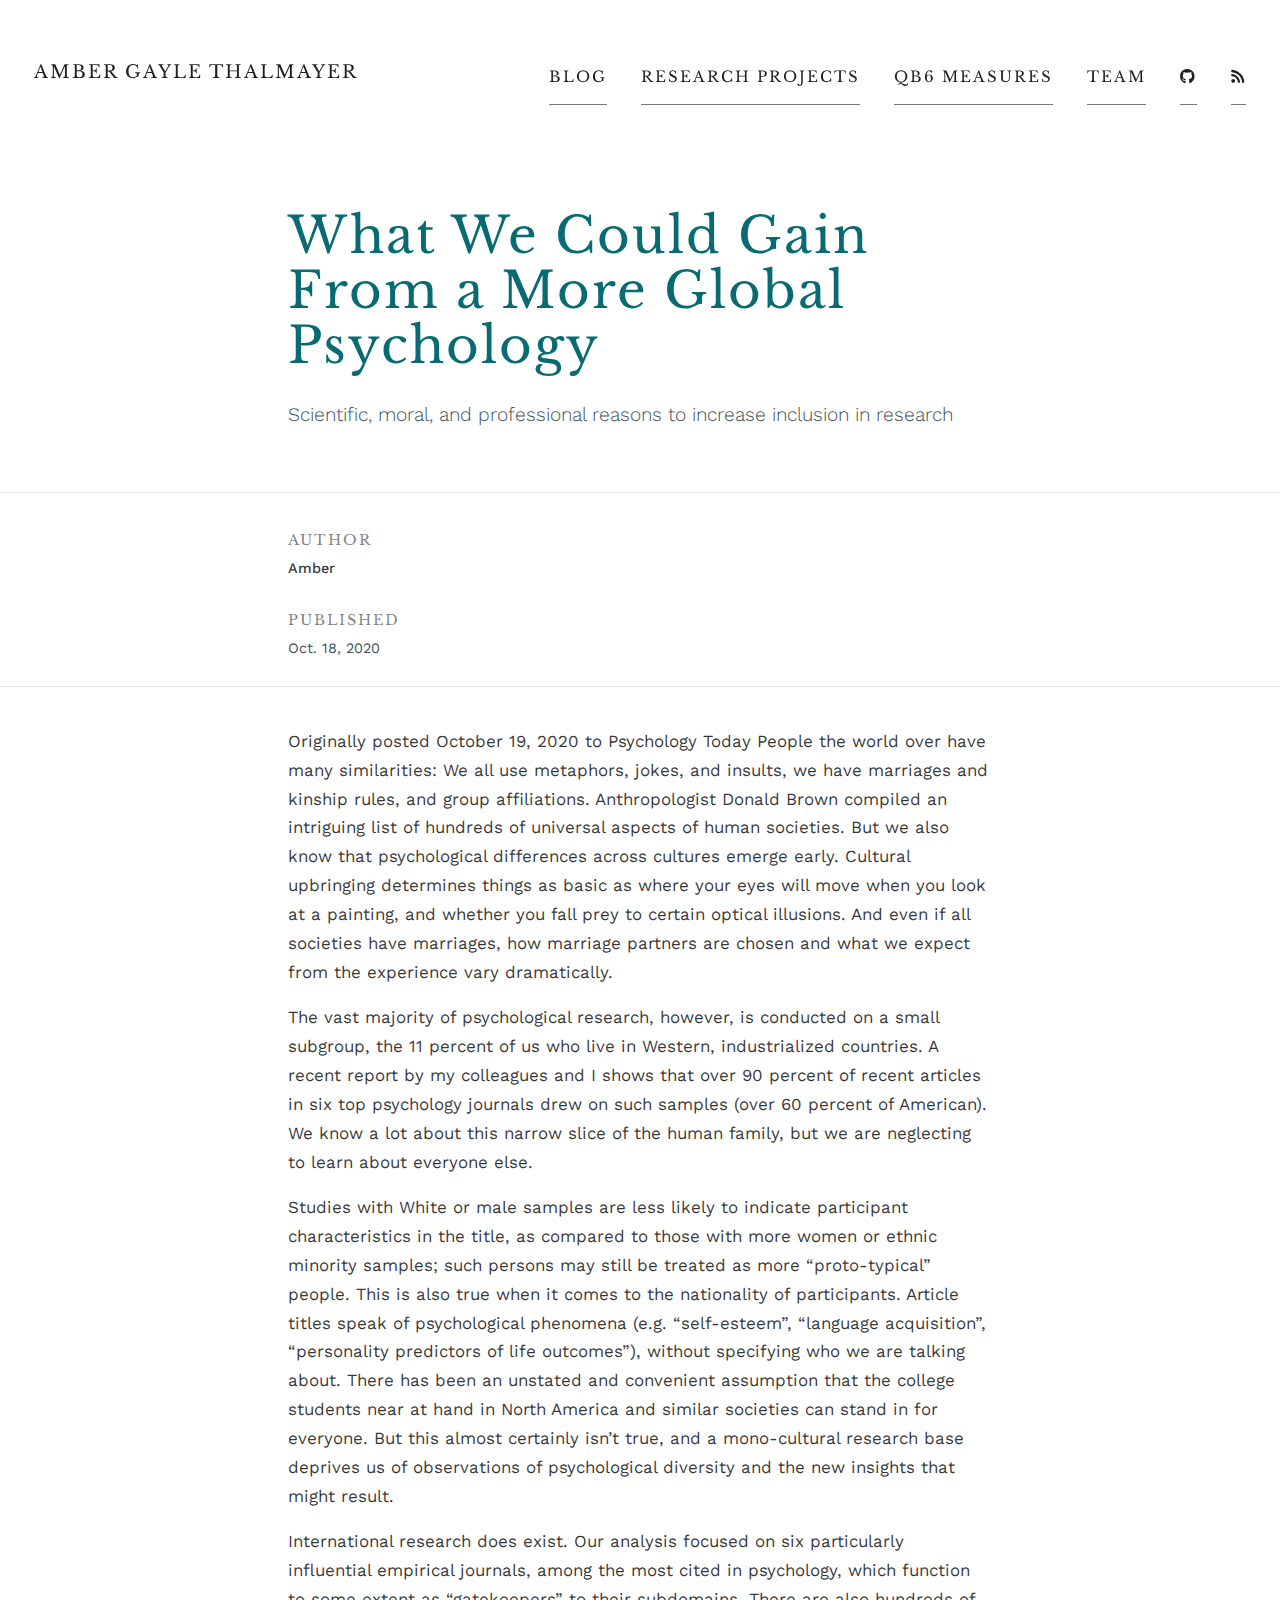
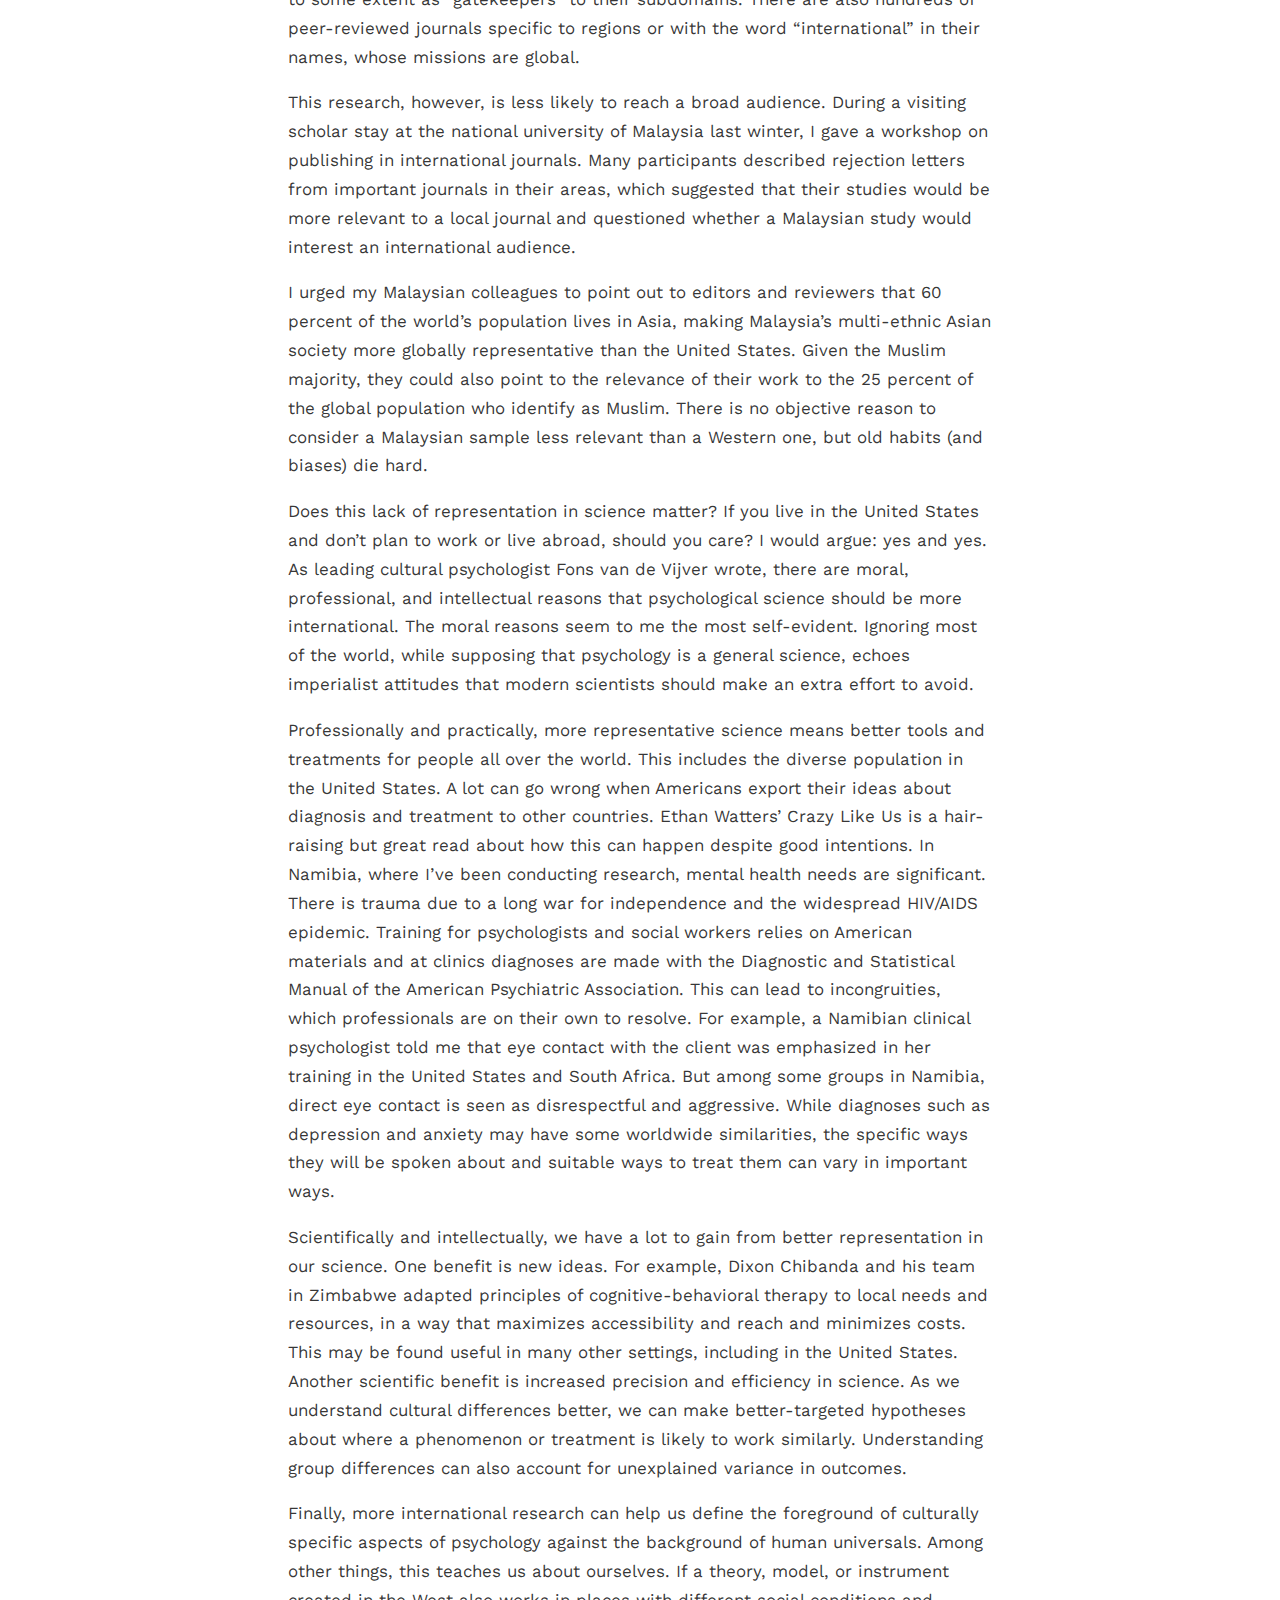
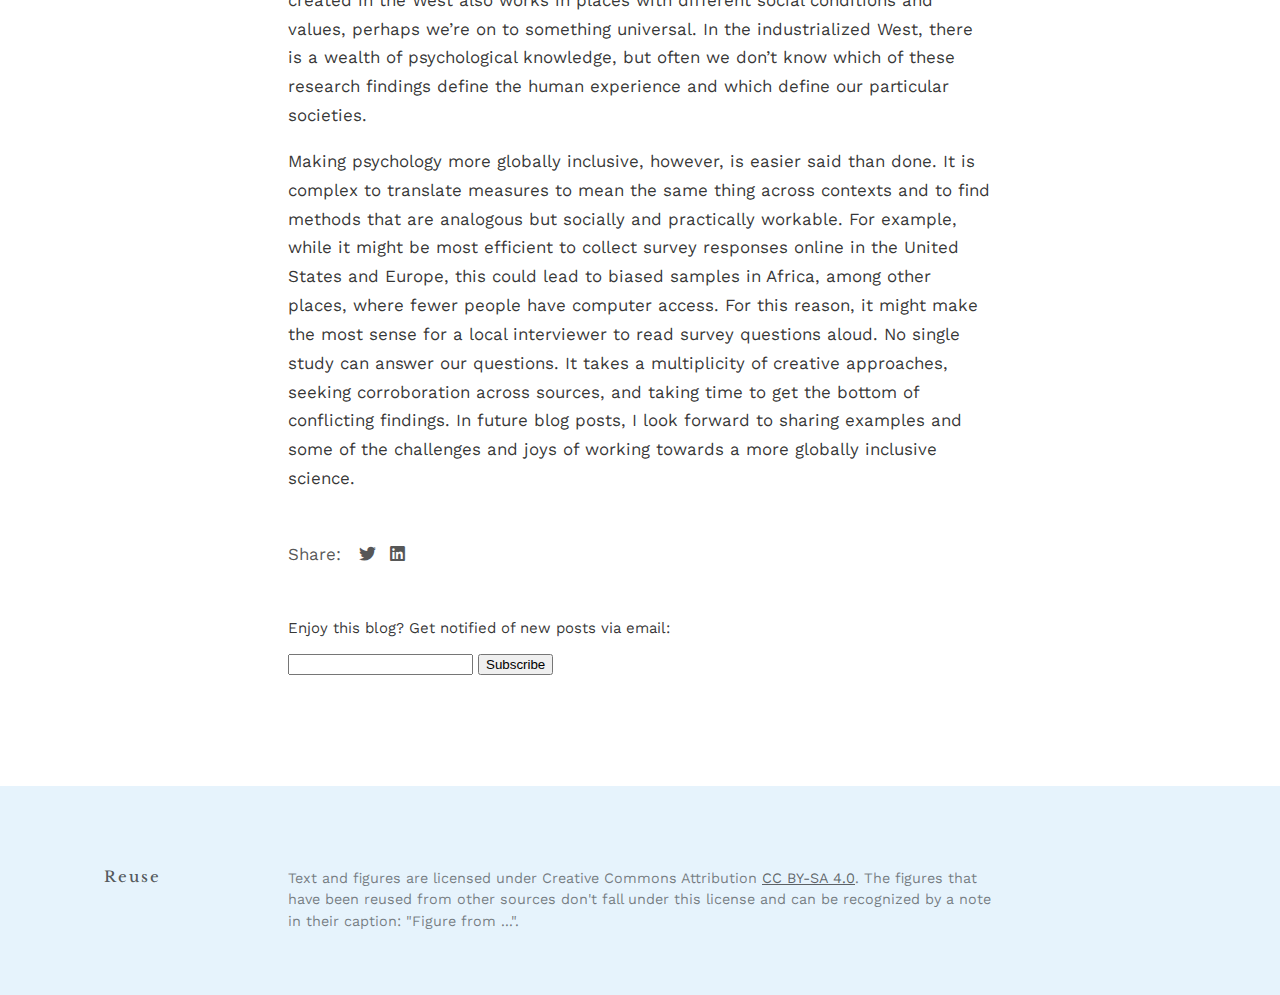
<file: docs/posts/2022-09-07-welcome/index.html>
<!DOCTYPE html>

<html xmlns="http://www.w3.org/1999/xhtml" lang="" xml:lang="">

<head>
  <meta charset="utf-8"/>
  <meta name="viewport" content="width=device-width, initial-scale=1"/>
  <meta http-equiv="X-UA-Compatible" content="IE=Edge,chrome=1"/>
  <meta name="generator" content="distill" />

  <style type="text/css">
  /* Hide doc at startup (prevent jankiness while JS renders/transforms) */
  body {
    visibility: hidden;
  }
  </style>

 <!--radix_placeholder_import_source-->
 <!--/radix_placeholder_import_source-->

<style type="text/css">code{white-space: pre;}</style>
<style type="text/css" data-origin="pandoc">
pre > code.sourceCode { white-space: pre; position: relative; }
pre > code.sourceCode > span { display: inline-block; line-height: 1.25; }
pre > code.sourceCode > span:empty { height: 1.2em; }
.sourceCode { overflow: visible; }
code.sourceCode > span { color: inherit; text-decoration: inherit; }
div.sourceCode { margin: 1em 0; }
pre.sourceCode { margin: 0; }
@media screen {
div.sourceCode { overflow: auto; }
}
@media print {
pre > code.sourceCode { white-space: pre-wrap; }
pre > code.sourceCode > span { text-indent: -5em; padding-left: 5em; }
}
pre.numberSource code
  { counter-reset: source-line 0; }
pre.numberSource code > span
  { position: relative; left: -4em; counter-increment: source-line; }
pre.numberSource code > span > a:first-child::before
  { content: counter(source-line);
    position: relative; left: -1em; text-align: right; vertical-align: baseline;
    border: none; display: inline-block;
    -webkit-touch-callout: none; -webkit-user-select: none;
    -khtml-user-select: none; -moz-user-select: none;
    -ms-user-select: none; user-select: none;
    padding: 0 4px; width: 4em;
    color: #aaaaaa;
  }
pre.numberSource { margin-left: 3em; border-left: 1px solid #aaaaaa;  padding-left: 4px; }
div.sourceCode
  { color: #00769e; background-color: #f1f3f5; }
@media screen {
pre > code.sourceCode > span > a:first-child::before { text-decoration: underline; }
}
code span { color: #00769e; } /* Normal */
code span.al { color: #ad0000; } /* Alert */
code span.an { color: #5e5e5e; } /* Annotation */
code span.at { color: #657422; } /* Attribute */
code span.bn { color: #ad0000; } /* BaseN */
code span.bu { } /* BuiltIn */
code span.cf { color: #00769e; } /* ControlFlow */
code span.ch { color: #20794d; } /* Char */
code span.cn { color: #8f5902; } /* Constant */
code span.co { color: #5e5e5e; } /* Comment */
code span.cv { color: #5e5e5e; font-style: italic; } /* CommentVar */
code span.do { color: #5e5e5e; font-style: italic; } /* Documentation */
code span.dt { color: #ad0000; } /* DataType */
code span.dv { color: #ad0000; } /* DecVal */
code span.er { color: #ad0000; } /* Error */
code span.ex { } /* Extension */
code span.fl { color: #ad0000; } /* Float */
code span.fu { color: #4758ab; } /* Function */
code span.im { } /* Import */
code span.in { color: #5e5e5e; } /* Information */
code span.kw { color: #00769e; } /* Keyword */
code span.op { color: #5e5e5e; } /* Operator */
code span.ot { color: #00769e; } /* Other */
code span.pp { color: #ad0000; } /* Preprocessor */
code span.sc { color: #5e5e5e; } /* SpecialChar */
code span.ss { color: #20794d; } /* SpecialString */
code span.st { color: #20794d; } /* String */
code span.va { color: #111111; } /* Variable */
code span.vs { color: #20794d; } /* VerbatimString */
code span.wa { color: #5e5e5e; font-style: italic; } /* Warning */
</style>


  <!--radix_placeholder_meta_tags-->
<title>Amber Gayle Thalmayer: What We Could Gain From a More Global Psychology</title>

<meta property="description" itemprop="description" content="Scientific, moral, and professional reasons to increase inclusion in research"/>

<link rel="canonical" href="https://github.com/gayoungson/amberwebsite/blog.html/posts/2022-09-07-welcome/"/>
<link rel="license" href="https://creativecommons.org/licenses/by-sa/4.0/"/>

<!--  https://schema.org/Article -->
<meta property="article:published" itemprop="datePublished" content="2020-10-19"/>
<meta property="article:created" itemprop="dateCreated" content="2020-10-19"/>
<meta name="article:author" content="Amber"/>

<!--  https://developers.facebook.com/docs/sharing/webmasters#markup -->
<meta property="og:title" content="Amber Gayle Thalmayer: What We Could Gain From a More Global Psychology"/>
<meta property="og:type" content="article"/>
<meta property="og:description" content="Scientific, moral, and professional reasons to increase inclusion in research"/>
<meta property="og:url" content="https://github.com/gayoungson/amberwebsite/blog.html/posts/2022-09-07-welcome/"/>
<meta property="og:locale" content="en_US"/>
<meta property="og:site_name" content="Amber Gayle Thalmayer"/>

<!--  https://dev.twitter.com/cards/types/summary -->
<meta property="twitter:card" content="summary"/>
<meta property="twitter:title" content="Amber Gayle Thalmayer: What We Could Gain From a More Global Psychology"/>
<meta property="twitter:description" content="Scientific, moral, and professional reasons to increase inclusion in research"/>
<meta property="twitter:url" content="https://github.com/gayoungson/amberwebsite/blog.html/posts/2022-09-07-welcome/"/>

<!--/radix_placeholder_meta_tags-->
  <!--radix_placeholder_rmarkdown_metadata-->

<script type="text/json" id="radix-rmarkdown-metadata">
{"type":"list","attributes":{"names":{"type":"character","attributes":{},"value":["creative_commons","title","description","author","date","output","canonical_url"]}},"value":[{"type":"character","attributes":{},"value":["CC BY-SA"]},{"type":"character","attributes":{},"value":["What We Could Gain From a More Global Psychology"]},{"type":"character","attributes":{},"value":["Scientific, moral, and professional reasons to increase inclusion in research"]},{"type":"list","attributes":{},"value":[{"type":"list","attributes":{"names":{"type":"character","attributes":{},"value":["name"]}},"value":[{"type":"character","attributes":{},"value":["Amber"]}]}]},{"type":"character","attributes":{},"value":["2020-10-19"]},{"type":"list","attributes":{"names":{"type":"character","attributes":{},"value":["distill::distill_article"]}},"value":[{"type":"list","attributes":{"names":{"type":"character","attributes":{},"value":["self_contained"]}},"value":[{"type":"logical","attributes":{},"value":[false]}]}]},{"type":"character","attributes":{},"value":["https://github.com/gayoungson/amberwebsite/blog.html/posts/2022-09-07-welcome/"]}]}
</script>
<!--/radix_placeholder_rmarkdown_metadata-->
  
  <script type="text/json" id="radix-resource-manifest">
  {"type":"character","attributes":{},"value":["welcome_files/anchor-4.2.2/anchor.min.js","welcome_files/bowser-1.9.3/bowser.min.js","welcome_files/distill-2.2.21/template.v2.js","welcome_files/header-attrs-2.14/header-attrs.js","welcome_files/jquery-3.6.0/jquery-3.6.0.js","welcome_files/jquery-3.6.0/jquery-3.6.0.min.js","welcome_files/jquery-3.6.0/jquery-3.6.0.min.map","welcome_files/popper-2.6.0/popper.min.js","welcome_files/tippy-6.2.7/tippy-bundle.umd.min.js","welcome_files/tippy-6.2.7/tippy-light-border.css","welcome_files/tippy-6.2.7/tippy.css","welcome_files/tippy-6.2.7/tippy.umd.min.js","welcome_files/webcomponents-2.0.0/webcomponents.js"]}
  </script>
  <!--radix_placeholder_navigation_in_header-->
<meta name="distill:offset" content="../.."/>

<script type="application/javascript">

  window.headroom_prevent_pin = false;

  window.document.addEventListener("DOMContentLoaded", function (event) {

    // initialize headroom for banner
    var header = $('header').get(0);
    var headerHeight = header.offsetHeight;
    var headroom = new Headroom(header, {
      tolerance: 5,
      onPin : function() {
        if (window.headroom_prevent_pin) {
          window.headroom_prevent_pin = false;
          headroom.unpin();
        }
      }
    });
    headroom.init();
    if(window.location.hash)
      headroom.unpin();
    $(header).addClass('headroom--transition');

    // offset scroll location for banner on hash change
    // (see: https://github.com/WickyNilliams/headroom.js/issues/38)
    window.addEventListener("hashchange", function(event) {
      window.scrollTo(0, window.pageYOffset - (headerHeight + 25));
    });

    // responsive menu
    $('.distill-site-header').each(function(i, val) {
      var topnav = $(this);
      var toggle = topnav.find('.nav-toggle');
      toggle.on('click', function() {
        topnav.toggleClass('responsive');
      });
    });

    // nav dropdowns
    $('.nav-dropbtn').click(function(e) {
      $(this).next('.nav-dropdown-content').toggleClass('nav-dropdown-active');
      $(this).parent().siblings('.nav-dropdown')
         .children('.nav-dropdown-content').removeClass('nav-dropdown-active');
    });
    $("body").click(function(e){
      $('.nav-dropdown-content').removeClass('nav-dropdown-active');
    });
    $(".nav-dropdown").click(function(e){
      e.stopPropagation();
    });
  });
</script>

<style type="text/css">

/* Theme (user-documented overrideables for nav appearance) */

.distill-site-nav {
  color: rgba(255, 255, 255, 0.8);
  background-color: #0F2E3D;
  font-size: 15px;
  font-weight: 300;
}

.distill-site-nav a {
  color: inherit;
  text-decoration: none;
}

.distill-site-nav a:hover {
  color: white;
}

@media print {
  .distill-site-nav {
    display: none;
  }
}

.distill-site-header {

}

.distill-site-footer {

}


/* Site Header */

.distill-site-header {
  width: 100%;
  box-sizing: border-box;
  z-index: 3;
}

.distill-site-header .nav-left {
  display: inline-block;
  margin-left: 8px;
}

@media screen and (max-width: 768px) {
  .distill-site-header .nav-left {
    margin-left: 0;
  }
}


.distill-site-header .nav-right {
  float: right;
  margin-right: 8px;
}

.distill-site-header a,
.distill-site-header .title {
  display: inline-block;
  text-align: center;
  padding: 14px 10px 14px 10px;
}

.distill-site-header .title {
  font-size: 18px;
  min-width: 150px;
}

.distill-site-header .logo {
  padding: 0;
}

.distill-site-header .logo img {
  display: none;
  max-height: 20px;
  width: auto;
  margin-bottom: -4px;
}

.distill-site-header .nav-image img {
  max-height: 18px;
  width: auto;
  display: inline-block;
  margin-bottom: -3px;
}



@media screen and (min-width: 1000px) {
  .distill-site-header .logo img {
    display: inline-block;
  }
  .distill-site-header .nav-left {
    margin-left: 20px;
  }
  .distill-site-header .nav-right {
    margin-right: 20px;
  }
  .distill-site-header .title {
    padding-left: 12px;
  }
}


.distill-site-header .nav-toggle {
  display: none;
}

.nav-dropdown {
  display: inline-block;
  position: relative;
}

.nav-dropdown .nav-dropbtn {
  border: none;
  outline: none;
  color: rgba(255, 255, 255, 0.8);
  padding: 16px 10px;
  background-color: transparent;
  font-family: inherit;
  font-size: inherit;
  font-weight: inherit;
  margin: 0;
  margin-top: 1px;
  z-index: 2;
}

.nav-dropdown-content {
  display: none;
  position: absolute;
  background-color: white;
  min-width: 200px;
  border: 1px solid rgba(0,0,0,0.15);
  border-radius: 4px;
  box-shadow: 0px 8px 16px 0px rgba(0,0,0,0.1);
  z-index: 1;
  margin-top: 2px;
  white-space: nowrap;
  padding-top: 4px;
  padding-bottom: 4px;
}

.nav-dropdown-content hr {
  margin-top: 4px;
  margin-bottom: 4px;
  border: none;
  border-bottom: 1px solid rgba(0, 0, 0, 0.1);
}

.nav-dropdown-active {
  display: block;
}

.nav-dropdown-content a, .nav-dropdown-content .nav-dropdown-header {
  color: black;
  padding: 6px 24px;
  text-decoration: none;
  display: block;
  text-align: left;
}

.nav-dropdown-content .nav-dropdown-header {
  display: block;
  padding: 5px 24px;
  padding-bottom: 0;
  text-transform: uppercase;
  font-size: 14px;
  color: #999999;
  white-space: nowrap;
}

.nav-dropdown:hover .nav-dropbtn {
  color: white;
}

.nav-dropdown-content a:hover {
  background-color: #ddd;
  color: black;
}

.nav-right .nav-dropdown-content {
  margin-left: -45%;
  right: 0;
}

@media screen and (max-width: 768px) {
  .distill-site-header a, .distill-site-header .nav-dropdown  {display: none;}
  .distill-site-header a.nav-toggle {
    float: right;
    display: block;
  }
  .distill-site-header .title {
    margin-left: 0;
  }
  .distill-site-header .nav-right {
    margin-right: 0;
  }
  .distill-site-header {
    overflow: hidden;
  }
  .nav-right .nav-dropdown-content {
    margin-left: 0;
  }
}


@media screen and (max-width: 768px) {
  .distill-site-header.responsive {position: relative; min-height: 500px; }
  .distill-site-header.responsive a.nav-toggle {
    position: absolute;
    right: 0;
    top: 0;
  }
  .distill-site-header.responsive a,
  .distill-site-header.responsive .nav-dropdown {
    display: block;
    text-align: left;
  }
  .distill-site-header.responsive .nav-left,
  .distill-site-header.responsive .nav-right {
    width: 100%;
  }
  .distill-site-header.responsive .nav-dropdown {float: none;}
  .distill-site-header.responsive .nav-dropdown-content {position: relative;}
  .distill-site-header.responsive .nav-dropdown .nav-dropbtn {
    display: block;
    width: 100%;
    text-align: left;
  }
}

/* Site Footer */

.distill-site-footer {
  width: 100%;
  overflow: hidden;
  box-sizing: border-box;
  z-index: 3;
  margin-top: 30px;
  padding-top: 30px;
  padding-bottom: 30px;
  text-align: center;
}

/* Headroom */

d-title {
  padding-top: 6rem;
}

@media print {
  d-title {
    padding-top: 4rem;
  }
}

.headroom {
  z-index: 1000;
  position: fixed;
  top: 0;
  left: 0;
  right: 0;
}

.headroom--transition {
  transition: all .4s ease-in-out;
}

.headroom--unpinned {
  top: -100px;
}

.headroom--pinned {
  top: 0;
}

/* adjust viewport for navbar height */
/* helps vertically center bootstrap (non-distill) content */
.min-vh-100 {
  min-height: calc(100vh - 100px) !important;
}

</style>

<script src="../../site_libs/jquery-3.6.0/jquery-3.6.0.min.js"></script>
<link href="../../site_libs/font-awesome-5.1.0/css/all.css" rel="stylesheet"/>
<link href="../../site_libs/font-awesome-5.1.0/css/v4-shims.css" rel="stylesheet"/>
<script src="../../site_libs/headroom-0.9.4/headroom.min.js"></script>
<!--/radix_placeholder_navigation_in_header-->
  <!--radix_placeholder_distill-->

<style type="text/css">

body {
  background-color: white;
}

.pandoc-table {
  width: 100%;
}

.pandoc-table>caption {
  margin-bottom: 10px;
}

.pandoc-table th:not([align]) {
  text-align: left;
}

.pagedtable-footer {
  font-size: 15px;
}

d-byline .byline {
  grid-template-columns: 2fr 2fr;
}

d-byline .byline h3 {
  margin-block-start: 1.5em;
}

d-byline .byline .authors-affiliations h3 {
  margin-block-start: 0.5em;
}

.authors-affiliations .orcid-id {
  width: 16px;
  height:16px;
  margin-left: 4px;
  margin-right: 4px;
  vertical-align: middle;
  padding-bottom: 2px;
}

d-title .dt-tags {
  margin-top: 1em;
  grid-column: text;
}

.dt-tags .dt-tag {
  text-decoration: none;
  display: inline-block;
  color: rgba(0,0,0,0.6);
  padding: 0em 0.4em;
  margin-right: 0.5em;
  margin-bottom: 0.4em;
  font-size: 70%;
  border: 1px solid rgba(0,0,0,0.2);
  border-radius: 3px;
  text-transform: uppercase;
  font-weight: 500;
}

d-article table.gt_table td,
d-article table.gt_table th {
  border-bottom: none;
}

.html-widget {
  margin-bottom: 2.0em;
}

.l-screen-inset {
  padding-right: 16px;
}

.l-screen .caption {
  margin-left: 10px;
}

.shaded {
  background: rgb(247, 247, 247);
  padding-top: 20px;
  padding-bottom: 20px;
  border-top: 1px solid rgba(0, 0, 0, 0.1);
  border-bottom: 1px solid rgba(0, 0, 0, 0.1);
}

.shaded .html-widget {
  margin-bottom: 0;
  border: 1px solid rgba(0, 0, 0, 0.1);
}

.shaded .shaded-content {
  background: white;
}

.text-output {
  margin-top: 0;
  line-height: 1.5em;
}

.hidden {
  display: none !important;
}

d-article {
  padding-top: 2.5rem;
  padding-bottom: 30px;
}

d-appendix {
  padding-top: 30px;
}

d-article>p>img {
  width: 100%;
}

d-article h2 {
  margin: 1rem 0 1.5rem 0;
}

d-article h3 {
  margin-top: 1.5rem;
}

d-article iframe {
  border: 1px solid rgba(0, 0, 0, 0.1);
  margin-bottom: 2.0em;
  width: 100%;
}

/* Tweak code blocks */

d-article div.sourceCode code,
d-article pre code {
  font-family: Consolas, Monaco, 'Andale Mono', 'Ubuntu Mono', monospace;
}

d-article pre,
d-article div.sourceCode,
d-article div.sourceCode pre {
  overflow: auto;
}

d-article div.sourceCode {
  background-color: white;
}

d-article div.sourceCode pre {
  padding-left: 10px;
  font-size: 12px;
  border-left: 2px solid rgba(0,0,0,0.1);
}

d-article pre {
  font-size: 12px;
  color: black;
  background: none;
  margin-top: 0;
  text-align: left;
  white-space: pre;
  word-spacing: normal;
  word-break: normal;
  word-wrap: normal;
  line-height: 1.5;

  -moz-tab-size: 4;
  -o-tab-size: 4;
  tab-size: 4;

  -webkit-hyphens: none;
  -moz-hyphens: none;
  -ms-hyphens: none;
  hyphens: none;
}

d-article pre a {
  border-bottom: none;
}

d-article pre a:hover {
  border-bottom: none;
  text-decoration: underline;
}

d-article details {
  grid-column: text;
  margin-bottom: 0.8em;
}

@media(min-width: 768px) {

d-article pre,
d-article div.sourceCode,
d-article div.sourceCode pre {
  overflow: visible !important;
}

d-article div.sourceCode pre {
  padding-left: 18px;
  font-size: 14px;
}

d-article pre {
  font-size: 14px;
}

}

figure img.external {
  background: white;
  border: 1px solid rgba(0, 0, 0, 0.1);
  box-shadow: 0 1px 8px rgba(0, 0, 0, 0.1);
  padding: 18px;
  box-sizing: border-box;
}

/* CSS for d-contents */

.d-contents {
  grid-column: text;
  color: rgba(0,0,0,0.8);
  font-size: 0.9em;
  padding-bottom: 1em;
  margin-bottom: 1em;
  padding-bottom: 0.5em;
  margin-bottom: 1em;
  padding-left: 0.25em;
  justify-self: start;
}

@media(min-width: 1000px) {
  .d-contents.d-contents-float {
    height: 0;
    grid-column-start: 1;
    grid-column-end: 4;
    justify-self: center;
    padding-right: 3em;
    padding-left: 2em;
  }
}

.d-contents nav h3 {
  font-size: 18px;
  margin-top: 0;
  margin-bottom: 1em;
}

.d-contents li {
  list-style-type: none
}

.d-contents nav > ul {
  padding-left: 0;
}

.d-contents ul {
  padding-left: 1em
}

.d-contents nav ul li {
  margin-top: 0.6em;
  margin-bottom: 0.2em;
}

.d-contents nav a {
  font-size: 13px;
  border-bottom: none;
  text-decoration: none
  color: rgba(0, 0, 0, 0.8);
}

.d-contents nav a:hover {
  text-decoration: underline solid rgba(0, 0, 0, 0.6)
}

.d-contents nav > ul > li > a {
  font-weight: 600;
}

.d-contents nav > ul > li > ul {
  font-weight: inherit;
}

.d-contents nav > ul > li > ul > li {
  margin-top: 0.2em;
}


.d-contents nav ul {
  margin-top: 0;
  margin-bottom: 0.25em;
}

.d-article-with-toc h2:nth-child(2) {
  margin-top: 0;
}


/* Figure */

.figure {
  position: relative;
  margin-bottom: 2.5em;
  margin-top: 1.5em;
}

.figure .caption {
  color: rgba(0, 0, 0, 0.6);
  font-size: 12px;
  line-height: 1.5em;
}

.figure img.external {
  background: white;
  border: 1px solid rgba(0, 0, 0, 0.1);
  box-shadow: 0 1px 8px rgba(0, 0, 0, 0.1);
  padding: 18px;
  box-sizing: border-box;
}

.figure .caption a {
  color: rgba(0, 0, 0, 0.6);
}

.figure .caption b,
.figure .caption strong, {
  font-weight: 600;
  color: rgba(0, 0, 0, 1.0);
}

/* Citations */

d-article .citation {
  color: inherit;
  cursor: inherit;
}

div.hanging-indent{
  margin-left: 1em; text-indent: -1em;
}

/* Citation hover box */

.tippy-box[data-theme~=light-border] {
  background-color: rgba(250, 250, 250, 0.95);
}

.tippy-content > p {
  margin-bottom: 0;
  padding: 2px;
}


/* Tweak 1000px media break to show more text */

@media(min-width: 1000px) {
  .base-grid,
  distill-header,
  d-title,
  d-abstract,
  d-article,
  d-appendix,
  distill-appendix,
  d-byline,
  d-footnote-list,
  d-citation-list,
  distill-footer {
    grid-template-columns: [screen-start] 1fr [page-start kicker-start] 80px [middle-start] 50px [text-start kicker-end] 65px 65px 65px 65px 65px 65px 65px 65px [text-end gutter-start] 65px [middle-end] 65px [page-end gutter-end] 1fr [screen-end];
    grid-column-gap: 16px;
  }

  .grid {
    grid-column-gap: 16px;
  }

  d-article {
    font-size: 1.06rem;
    line-height: 1.7em;
  }
  figure .caption, .figure .caption, figure figcaption {
    font-size: 13px;
  }
}

@media(min-width: 1180px) {
  .base-grid,
  distill-header,
  d-title,
  d-abstract,
  d-article,
  d-appendix,
  distill-appendix,
  d-byline,
  d-footnote-list,
  d-citation-list,
  distill-footer {
    grid-template-columns: [screen-start] 1fr [page-start kicker-start] 60px [middle-start] 60px [text-start kicker-end] 60px 60px 60px 60px 60px 60px 60px 60px [text-end gutter-start] 60px [middle-end] 60px [page-end gutter-end] 1fr [screen-end];
    grid-column-gap: 32px;
  }

  .grid {
    grid-column-gap: 32px;
  }
}


/* Get the citation styles for the appendix (not auto-injected on render since
   we do our own rendering of the citation appendix) */

d-appendix .citation-appendix,
.d-appendix .citation-appendix {
  font-size: 11px;
  line-height: 15px;
  border-left: 1px solid rgba(0, 0, 0, 0.1);
  padding-left: 18px;
  border: 1px solid rgba(0,0,0,0.1);
  background: rgba(0, 0, 0, 0.02);
  padding: 10px 18px;
  border-radius: 3px;
  color: rgba(150, 150, 150, 1);
  overflow: hidden;
  margin-top: -12px;
  white-space: pre-wrap;
  word-wrap: break-word;
}

/* Include appendix styles here so they can be overridden */

d-appendix {
  contain: layout style;
  font-size: 0.8em;
  line-height: 1.7em;
  margin-top: 60px;
  margin-bottom: 0;
  border-top: 1px solid rgba(0, 0, 0, 0.1);
  color: rgba(0,0,0,0.5);
  padding-top: 60px;
  padding-bottom: 48px;
}

d-appendix h3 {
  grid-column: page-start / text-start;
  font-size: 15px;
  font-weight: 500;
  margin-top: 1em;
  margin-bottom: 0;
  color: rgba(0,0,0,0.65);
}

d-appendix h3 + * {
  margin-top: 1em;
}

d-appendix ol {
  padding: 0 0 0 15px;
}

@media (min-width: 768px) {
  d-appendix ol {
    padding: 0 0 0 30px;
    margin-left: -30px;
  }
}

d-appendix li {
  margin-bottom: 1em;
}

d-appendix a {
  color: rgba(0, 0, 0, 0.6);
}

d-appendix > * {
  grid-column: text;
}

d-appendix > d-footnote-list,
d-appendix > d-citation-list,
d-appendix > distill-appendix {
  grid-column: screen;
}

/* Include footnote styles here so they can be overridden */

d-footnote-list {
  contain: layout style;
}

d-footnote-list > * {
  grid-column: text;
}

d-footnote-list a.footnote-backlink {
  color: rgba(0,0,0,0.3);
  padding-left: 0.5em;
}



/* Anchor.js */

.anchorjs-link {
  /*transition: all .25s linear; */
  text-decoration: none;
  border-bottom: none;
}
*:hover > .anchorjs-link {
  margin-left: -1.125em !important;
  text-decoration: none;
  border-bottom: none;
}

/* Social footer */

.social_footer {
  margin-top: 30px;
  margin-bottom: 0;
  color: rgba(0,0,0,0.67);
}

.disqus-comments {
  margin-right: 30px;
}

.disqus-comment-count {
  border-bottom: 1px solid rgba(0, 0, 0, 0.4);
  cursor: pointer;
}

#disqus_thread {
  margin-top: 30px;
}

.article-sharing a {
  border-bottom: none;
  margin-right: 8px;
}

.article-sharing a:hover {
  border-bottom: none;
}

.sidebar-section.subscribe {
  font-size: 12px;
  line-height: 1.6em;
}

.subscribe p {
  margin-bottom: 0.5em;
}


.article-footer .subscribe {
  font-size: 15px;
  margin-top: 45px;
}


.sidebar-section.custom {
  font-size: 12px;
  line-height: 1.6em;
}

.custom p {
  margin-bottom: 0.5em;
}

/* Styles for listing layout (hide title) */
.layout-listing d-title, .layout-listing .d-title {
  display: none;
}

/* Styles for posts lists (not auto-injected) */


.posts-with-sidebar {
  padding-left: 45px;
  padding-right: 45px;
}

.posts-list .description h2,
.posts-list .description p {
  font-family: -apple-system, BlinkMacSystemFont, "Segoe UI", Roboto, Oxygen, Ubuntu, Cantarell, "Fira Sans", "Droid Sans", "Helvetica Neue", Arial, sans-serif;
}

.posts-list .description h2 {
  font-weight: 700;
  border-bottom: none;
  padding-bottom: 0;
}

.posts-list h2.post-tag {
  border-bottom: 1px solid rgba(0, 0, 0, 0.2);
  padding-bottom: 12px;
}
.posts-list {
  margin-top: 60px;
  margin-bottom: 24px;
}

.posts-list .post-preview {
  text-decoration: none;
  overflow: hidden;
  display: block;
  border-bottom: 1px solid rgba(0, 0, 0, 0.1);
  padding: 24px 0;
}

.post-preview-last {
  border-bottom: none !important;
}

.posts-list .posts-list-caption {
  grid-column: screen;
  font-weight: 400;
}

.posts-list .post-preview h2 {
  margin: 0 0 6px 0;
  line-height: 1.2em;
  font-style: normal;
  font-size: 24px;
}

.posts-list .post-preview p {
  margin: 0 0 12px 0;
  line-height: 1.4em;
  font-size: 16px;
}

.posts-list .post-preview .thumbnail {
  box-sizing: border-box;
  margin-bottom: 24px;
  position: relative;
  max-width: 500px;
}
.posts-list .post-preview img {
  width: 100%;
  display: block;
}

.posts-list .metadata {
  font-size: 12px;
  line-height: 1.4em;
  margin-bottom: 18px;
}

.posts-list .metadata > * {
  display: inline-block;
}

.posts-list .metadata .publishedDate {
  margin-right: 2em;
}

.posts-list .metadata .dt-authors {
  display: block;
  margin-top: 0.3em;
  margin-right: 2em;
}

.posts-list .dt-tags {
  display: block;
  line-height: 1em;
}

.posts-list .dt-tags .dt-tag {
  display: inline-block;
  color: rgba(0,0,0,0.6);
  padding: 0.3em 0.4em;
  margin-right: 0.2em;
  margin-bottom: 0.4em;
  font-size: 60%;
  border: 1px solid rgba(0,0,0,0.2);
  border-radius: 3px;
  text-transform: uppercase;
  font-weight: 500;
}

.posts-list img {
  opacity: 1;
}

.posts-list img[data-src] {
  opacity: 0;
}

.posts-more {
  clear: both;
}


.posts-sidebar {
  font-size: 16px;
}

.posts-sidebar h3 {
  font-size: 16px;
  margin-top: 0;
  margin-bottom: 0.5em;
  font-weight: 400;
  text-transform: uppercase;
}

.sidebar-section {
  margin-bottom: 30px;
}

.categories ul {
  list-style-type: none;
  margin: 0;
  padding: 0;
}

.categories li {
  color: rgba(0, 0, 0, 0.8);
  margin-bottom: 0;
}

.categories li>a {
  border-bottom: none;
}

.categories li>a:hover {
  border-bottom: 1px solid rgba(0, 0, 0, 0.4);
}

.categories .active {
  font-weight: 600;
}

.categories .category-count {
  color: rgba(0, 0, 0, 0.4);
}


@media(min-width: 768px) {
  .posts-list .post-preview h2 {
    font-size: 26px;
  }
  .posts-list .post-preview .thumbnail {
    float: right;
    width: 30%;
    margin-bottom: 0;
  }
  .posts-list .post-preview .description {
    float: left;
    width: 45%;
  }
  .posts-list .post-preview .metadata {
    float: left;
    width: 20%;
    margin-top: 8px;
  }
  .posts-list .post-preview p {
    margin: 0 0 12px 0;
    line-height: 1.5em;
    font-size: 16px;
  }
  .posts-with-sidebar .posts-list {
    float: left;
    width: 75%;
  }
  .posts-with-sidebar .posts-sidebar {
    float: right;
    width: 20%;
    margin-top: 60px;
    padding-top: 24px;
    padding-bottom: 24px;
  }
}


/* Improve display for browsers without grid (IE/Edge <= 15) */

.downlevel {
  line-height: 1.6em;
  font-family: -apple-system, BlinkMacSystemFont, "Segoe UI", Roboto, Oxygen, Ubuntu, Cantarell, "Fira Sans", "Droid Sans", "Helvetica Neue", Arial, sans-serif;
  margin: 0;
}

.downlevel .d-title {
  padding-top: 6rem;
  padding-bottom: 1.5rem;
}

.downlevel .d-title h1 {
  font-size: 50px;
  font-weight: 700;
  line-height: 1.1em;
  margin: 0 0 0.5rem;
}

.downlevel .d-title p {
  font-weight: 300;
  font-size: 1.2rem;
  line-height: 1.55em;
  margin-top: 0;
}

.downlevel .d-byline {
  padding-top: 0.8em;
  padding-bottom: 0.8em;
  font-size: 0.8rem;
  line-height: 1.8em;
}

.downlevel .section-separator {
  border: none;
  border-top: 1px solid rgba(0, 0, 0, 0.1);
}

.downlevel .d-article {
  font-size: 1.06rem;
  line-height: 1.7em;
  padding-top: 1rem;
  padding-bottom: 2rem;
}


.downlevel .d-appendix {
  padding-left: 0;
  padding-right: 0;
  max-width: none;
  font-size: 0.8em;
  line-height: 1.7em;
  margin-bottom: 0;
  color: rgba(0,0,0,0.5);
  padding-top: 40px;
  padding-bottom: 48px;
}

.downlevel .footnotes ol {
  padding-left: 13px;
}

.downlevel .base-grid,
.downlevel .distill-header,
.downlevel .d-title,
.downlevel .d-abstract,
.downlevel .d-article,
.downlevel .d-appendix,
.downlevel .distill-appendix,
.downlevel .d-byline,
.downlevel .d-footnote-list,
.downlevel .d-citation-list,
.downlevel .distill-footer,
.downlevel .appendix-bottom,
.downlevel .posts-container {
  padding-left: 40px;
  padding-right: 40px;
}

@media(min-width: 768px) {
  .downlevel .base-grid,
  .downlevel .distill-header,
  .downlevel .d-title,
  .downlevel .d-abstract,
  .downlevel .d-article,
  .downlevel .d-appendix,
  .downlevel .distill-appendix,
  .downlevel .d-byline,
  .downlevel .d-footnote-list,
  .downlevel .d-citation-list,
  .downlevel .distill-footer,
  .downlevel .appendix-bottom,
  .downlevel .posts-container {
  padding-left: 150px;
  padding-right: 150px;
  max-width: 900px;
}
}

.downlevel pre code {
  display: block;
  border-left: 2px solid rgba(0, 0, 0, .1);
  padding: 0 0 0 20px;
  font-size: 14px;
}

.downlevel code, .downlevel pre {
  color: black;
  background: none;
  font-family: Consolas, Monaco, 'Andale Mono', 'Ubuntu Mono', monospace;
  text-align: left;
  white-space: pre;
  word-spacing: normal;
  word-break: normal;
  word-wrap: normal;
  line-height: 1.5;

  -moz-tab-size: 4;
  -o-tab-size: 4;
  tab-size: 4;

  -webkit-hyphens: none;
  -moz-hyphens: none;
  -ms-hyphens: none;
  hyphens: none;
}

.downlevel .posts-list .post-preview {
  color: inherit;
}



</style>

<script type="application/javascript">

function is_downlevel_browser() {
  if (bowser.isUnsupportedBrowser({ msie: "12", msedge: "16"},
                                 window.navigator.userAgent)) {
    return true;
  } else {
    return window.load_distill_framework === undefined;
  }
}

// show body when load is complete
function on_load_complete() {

  // add anchors
  if (window.anchors) {
    window.anchors.options.placement = 'left';
    window.anchors.add('d-article > h2, d-article > h3, d-article > h4, d-article > h5');
  }


  // set body to visible
  document.body.style.visibility = 'visible';

  // force redraw for leaflet widgets
  if (window.HTMLWidgets) {
    var maps = window.HTMLWidgets.findAll(".leaflet");
    $.each(maps, function(i, el) {
      var map = this.getMap();
      map.invalidateSize();
      map.eachLayer(function(layer) {
        if (layer instanceof L.TileLayer)
          layer.redraw();
      });
    });
  }

  // trigger 'shown' so htmlwidgets resize
  $('d-article').trigger('shown');
}

function init_distill() {

  init_common();

  // create front matter
  var front_matter = $('<d-front-matter></d-front-matter>');
  $('#distill-front-matter').wrap(front_matter);

  // create d-title
  $('.d-title').changeElementType('d-title');

  // create d-byline
  var byline = $('<d-byline></d-byline>');
  $('.d-byline').replaceWith(byline);

  // create d-article
  var article = $('<d-article></d-article>');
  $('.d-article').wrap(article).children().unwrap();

  // move posts container into article
  $('.posts-container').appendTo($('d-article'));

  // create d-appendix
  $('.d-appendix').changeElementType('d-appendix');

  // flag indicating that we have appendix items
  var appendix = $('.appendix-bottom').children('h3').length > 0;

  // replace footnotes with <d-footnote>
  $('.footnote-ref').each(function(i, val) {
    appendix = true;
    var href = $(this).attr('href');
    var id = href.replace('#', '');
    var fn = $('#' + id);
    var fn_p = $('#' + id + '>p');
    fn_p.find('.footnote-back').remove();
    var text = fn_p.html();
    var dtfn = $('<d-footnote></d-footnote>');
    dtfn.html(text);
    $(this).replaceWith(dtfn);
  });
  // remove footnotes
  $('.footnotes').remove();

  // move refs into #references-listing
  $('#references-listing').replaceWith($('#refs'));

  $('h1.appendix, h2.appendix').each(function(i, val) {
    $(this).changeElementType('h3');
  });
  $('h3.appendix').each(function(i, val) {
    var id = $(this).attr('id');
    $('.d-contents a[href="#' + id + '"]').parent().remove();
    appendix = true;
    $(this).nextUntil($('h1, h2, h3')).addBack().appendTo($('d-appendix'));
  });

  // show d-appendix if we have appendix content
  $("d-appendix").css('display', appendix ? 'grid' : 'none');

  // localize layout chunks to just output
  $('.layout-chunk').each(function(i, val) {

    // capture layout
    var layout = $(this).attr('data-layout');

    // apply layout to markdown level block elements
    var elements = $(this).children().not('details, div.sourceCode, pre, script');
    elements.each(function(i, el) {
      var layout_div = $('<div class="' + layout + '"></div>');
      if (layout_div.hasClass('shaded')) {
        var shaded_content = $('<div class="shaded-content"></div>');
        $(this).wrap(shaded_content);
        $(this).parent().wrap(layout_div);
      } else {
        $(this).wrap(layout_div);
      }
    });


    // unwrap the layout-chunk div
    $(this).children().unwrap();
  });

  // remove code block used to force  highlighting css
  $('.distill-force-highlighting-css').parent().remove();

  // remove empty line numbers inserted by pandoc when using a
  // custom syntax highlighting theme
  $('code.sourceCode a:empty').remove();

  // load distill framework
  load_distill_framework();

  // wait for window.distillRunlevel == 4 to do post processing
  function distill_post_process() {

    if (!window.distillRunlevel || window.distillRunlevel < 4)
      return;

    // hide author/affiliations entirely if we have no authors
    var front_matter = JSON.parse($("#distill-front-matter").html());
    var have_authors = front_matter.authors && front_matter.authors.length > 0;
    if (!have_authors)
      $('d-byline').addClass('hidden');

    // article with toc class
    $('.d-contents').parent().addClass('d-article-with-toc');

    // strip links that point to #
    $('.authors-affiliations').find('a[href="#"]').removeAttr('href');

    // add orcid ids
    $('.authors-affiliations').find('.author').each(function(i, el) {
      var orcid_id = front_matter.authors[i].orcidID;
      if (orcid_id) {
        var a = $('<a></a>');
        a.attr('href', 'https://orcid.org/' + orcid_id);
        var img = $('<img></img>');
        img.addClass('orcid-id');
        img.attr('alt', 'ORCID ID');
        img.attr('src','[data-uri]');
        a.append(img);
        $(this).append(a);
      }
    });

    // hide elements of author/affiliations grid that have no value
    function hide_byline_column(caption) {
      $('d-byline').find('h3:contains("' + caption + '")').parent().css('visibility', 'hidden');
    }

    // affiliations
    var have_affiliations = false;
    for (var i = 0; i<front_matter.authors.length; ++i) {
      var author = front_matter.authors[i];
      if (author.affiliation !== "&nbsp;") {
        have_affiliations = true;
        break;
      }
    }
    if (!have_affiliations)
      $('d-byline').find('h3:contains("Affiliations")').css('visibility', 'hidden');

    // published date
    if (!front_matter.publishedDate)
      hide_byline_column("Published");

    // document object identifier
    var doi = $('d-byline').find('h3:contains("DOI")');
    var doi_p = doi.next().empty();
    if (!front_matter.doi) {
      // if we have a citation and valid citationText then link to that
      if ($('#citation').length > 0 && front_matter.citationText) {
        doi.html('Citation');
        $('<a href="#citation"></a>')
          .text(front_matter.citationText)
          .appendTo(doi_p);
      } else {
        hide_byline_column("DOI");
      }
    } else {
      $('<a></a>')
         .attr('href', "https://doi.org/" + front_matter.doi)
         .html(front_matter.doi)
         .appendTo(doi_p);
    }

     // change plural form of authors/affiliations
    if (front_matter.authors.length === 1) {
      var grid = $('.authors-affiliations');
      grid.children('h3:contains("Authors")').text('Author');
      grid.children('h3:contains("Affiliations")').text('Affiliation');
    }

    // remove d-appendix and d-footnote-list local styles
    $('d-appendix > style:first-child').remove();
    $('d-footnote-list > style:first-child').remove();

    // move appendix-bottom entries to the bottom
    $('.appendix-bottom').appendTo('d-appendix').children().unwrap();
    $('.appendix-bottom').remove();

    // hoverable references
    $('span.citation[data-cites]').each(function() {
      if ($(this).children()[0].nodeName == "D-FOOTNOTE") {
        var fn = $(this).children()[0]
        $(this).html(fn.shadowRoot.querySelector("sup"))
        $(this).id = fn.id
        fn.remove()
      }
      var refs = $(this).attr('data-cites').split(" ");
      var refHtml = refs.map(function(ref) {
        return "<p>" + $('#ref-' + ref).html() + "</p>";
      }).join("\n");
      window.tippy(this, {
        allowHTML: true,
        content: refHtml,
        maxWidth: 500,
        interactive: true,
        interactiveBorder: 10,
        theme: 'light-border',
        placement: 'bottom-start'
      });
    });

    // fix footnotes in tables (#411)
    // replacing broken distill.pub feature
    $('table d-footnote').each(function() {
      // we replace internal showAtNode methode which is triggered when hovering a footnote
      this.hoverBox.showAtNode = function(node) {
        // ported from https://github.com/distillpub/template/pull/105/files
        calcOffset = function(elem) {
            let x = elem.offsetLeft;
            let y = elem.offsetTop;
            // Traverse upwards until an `absolute` element is found or `elem`
            // becomes null.
            while (elem = elem.offsetParent && elem.style.position != 'absolute') {
                x += elem.offsetLeft;
                y += elem.offsetTop;
            }

            return { left: x, top: y };
        }
        // https://developer.mozilla.org/en-US/docs/Web/API/HTMLElement/offsetTop
        const bbox = node.getBoundingClientRect();
        const offset = calcOffset(node);
        this.show([offset.left + bbox.width, offset.top + bbox.height]);
      }
    })

    // clear polling timer
    clearInterval(tid);

    // show body now that everything is ready
    on_load_complete();
  }

  var tid = setInterval(distill_post_process, 50);
  distill_post_process();

}

function init_downlevel() {

  init_common();

   // insert hr after d-title
  $('.d-title').after($('<hr class="section-separator"/>'));

  // check if we have authors
  var front_matter = JSON.parse($("#distill-front-matter").html());
  var have_authors = front_matter.authors && front_matter.authors.length > 0;

  // manage byline/border
  if (!have_authors)
    $('.d-byline').remove();
  $('.d-byline').after($('<hr class="section-separator"/>'));
  $('.d-byline a').remove();

  // remove toc
  $('.d-contents').remove();

  // move appendix elements
  $('h1.appendix, h2.appendix').each(function(i, val) {
    $(this).changeElementType('h3');
  });
  $('h3.appendix').each(function(i, val) {
    $(this).nextUntil($('h1, h2, h3')).addBack().appendTo($('.d-appendix'));
  });


  // inject headers into references and footnotes
  var refs_header = $('<h3></h3>');
  refs_header.text('References');
  $('#refs').prepend(refs_header);

  var footnotes_header = $('<h3></h3');
  footnotes_header.text('Footnotes');
  $('.footnotes').children('hr').first().replaceWith(footnotes_header);

  // move appendix-bottom entries to the bottom
  $('.appendix-bottom').appendTo('.d-appendix').children().unwrap();
  $('.appendix-bottom').remove();

  // remove appendix if it's empty
  if ($('.d-appendix').children().length === 0)
    $('.d-appendix').remove();

  // prepend separator above appendix
  $('.d-appendix').before($('<hr class="section-separator" style="clear: both"/>'));

  // trim code
  $('pre>code').each(function(i, val) {
    $(this).html($.trim($(this).html()));
  });

  // move posts-container right before article
  $('.posts-container').insertBefore($('.d-article'));

  $('body').addClass('downlevel');

  on_load_complete();
}


function init_common() {

  // jquery plugin to change element types
  (function($) {
    $.fn.changeElementType = function(newType) {
      var attrs = {};

      $.each(this[0].attributes, function(idx, attr) {
        attrs[attr.nodeName] = attr.nodeValue;
      });

      this.replaceWith(function() {
        return $("<" + newType + "/>", attrs).append($(this).contents());
      });
    };
  })(jQuery);

  // prevent underline for linked images
  $('a > img').parent().css({'border-bottom' : 'none'});

  // mark non-body figures created by knitr chunks as 100% width
  $('.layout-chunk').each(function(i, val) {
    var figures = $(this).find('img, .html-widget');
    // ignore leaflet img layers (#106)
    figures = figures.filter(':not(img[class*="leaflet"])')
    if ($(this).attr('data-layout') !== "l-body") {
      figures.css('width', '100%');
    } else {
      figures.css('max-width', '100%');
      figures.filter("[width]").each(function(i, val) {
        var fig = $(this);
        fig.css('width', fig.attr('width') + 'px');
      });

    }
  });

  // auto-append index.html to post-preview links in file: protocol
  // and in rstudio ide preview
  $('.post-preview').each(function(i, val) {
    if (window.location.protocol === "file:")
      $(this).attr('href', $(this).attr('href') + "index.html");
  });

  // get rid of index.html references in header
  if (window.location.protocol !== "file:") {
    $('.distill-site-header a[href]').each(function(i,val) {
      $(this).attr('href', $(this).attr('href').replace(/^index[.]html/, "./"));
    });
  }

  // add class to pandoc style tables
  $('tr.header').parent('thead').parent('table').addClass('pandoc-table');
  $('.kable-table').children('table').addClass('pandoc-table');

  // add figcaption style to table captions
  $('caption').parent('table').addClass("figcaption");

  // initialize posts list
  if (window.init_posts_list)
    window.init_posts_list();

  // implmement disqus comment link
  $('.disqus-comment-count').click(function() {
    window.headroom_prevent_pin = true;
    $('#disqus_thread').toggleClass('hidden');
    if (!$('#disqus_thread').hasClass('hidden')) {
      var offset = $(this).offset();
      $(window).resize();
      $('html, body').animate({
        scrollTop: offset.top - 35
      });
    }
  });
}

document.addEventListener('DOMContentLoaded', function() {
  if (is_downlevel_browser())
    init_downlevel();
  else
    window.addEventListener('WebComponentsReady', init_distill);
});

</script>

<!--/radix_placeholder_distill-->
  <script src="../../site_libs/header-attrs-2.14/header-attrs.js"></script>
  <script src="../../site_libs/jquery-3.6.0/jquery-3.6.0.min.js"></script>
  <script src="../../site_libs/popper-2.6.0/popper.min.js"></script>
  <link href="../../site_libs/tippy-6.2.7/tippy.css" rel="stylesheet" />
  <link href="../../site_libs/tippy-6.2.7/tippy-light-border.css" rel="stylesheet" />
  <script src="../../site_libs/tippy-6.2.7/tippy.umd.min.js"></script>
  <script src="../../site_libs/anchor-4.2.2/anchor.min.js"></script>
  <script src="../../site_libs/bowser-1.9.3/bowser.min.js"></script>
  <script src="../../site_libs/webcomponents-2.0.0/webcomponents.js"></script>
  <script src="../../site_libs/distill-2.2.21/template.v2.js"></script>
  <!--radix_placeholder_site_in_header-->
<style type="text/css">
@import url('https://fonts.googleapis.com/css?family=Libre+Baskerville:300, 300i&display=swap');

@import url('https://fonts.googleapis.com/css?family=Work+Sans&display=swap');

@import url('https://fonts.googleapis.com/css?family=DM+Mono&display=swap');

body {
  font-family: "Work Sans";
  /*color: #1f1f1f;*/
  color: #405359;
  font-size: 16px;
}


h1, h2, h3, h4, h5, h6 {
  font-family: "Libre Baskerville";
  letter-spacing: 2px;
  line-height: 2rem; /* increases, so wrapping headers don't overlap */ 
  color: #096B72;
  font-weight: 200;
  margin-top: 50px;
}

d-title {
  padding-top: 13rem; /*so that navbar doesn't overlap fixed title */
}

d-title h1,
d-article h2 {
	font-weight: 300;
}

d-article div.sourceCode code, 
d-article pre code {
	font-family: "DM Mono", monospace;
	font-size: 1rem;
}

/* --------------Navbar-------------------- */


/* background-image for fade-to-white color of navbar */
.distill-site-header{ 
  padding: 40px 0px;
  background-image: linear-gradient(to bottom, rgba(255, 255, 255, 1), rgba(255,255,255,0.5));   
  background-color: transparent;
  font-size: 15px;
  font-family: "Libre Baskerville";
  letter-spacing: 2px;
  text-transform: uppercase;
}

.distill-site-header .logo img{
  max-height: 40px; /* Makes logo bigger, default was 20px */
}

/* dropdown navbar color on mobile */

@media screen and (max-width: 768px){
  .distill-site-header.responsive {
      background: rgba(255,255,255,0.99);
  }
}


/* Navbar Links with Animated Hover */ 


.distill-site-header a { /* A normal link in navbar */
  color: #1f1f1f;
  display: inline-block; /* This line and line below is so pseudo-element will work later */
  position: relative; 
  text-decoration: none;
  padding-left: 0px; /* overrides default so animation looks Ok */
  padding-right: 0px; /* overrides default so animation looks Ok */
  margin: 10px 14px; /* replaces default padding values for margin values */
}


.distill-site-header a:hover { /* (unanimated) hover behavior for navbar links */
  color: #787878;
  padding-left: 0px; /* overrides default so animation looks Ok */
  padding-right: 0px; /* overrides default so animation looks Ok */
  margin: 10px 14px; /* replaces default padding values for margin values */
}

.distill-site-header a:before { /*Creates pseudoelement line under link */
  background-color: #787878;
  content: '';
  height: 1px; 
  position: absolute;
  bottom: -1px;
  transition: width 0.3s ease-in-out; /* animate the width */
  width: 100%;
}

.distill-site-header a:hover:before {
  width: 0; /* Shrinks width of pseudoelement to 0 when hovered */
}

/* Makes sure animation does NOT apply to Title or Logo links (or toggle on mobile) */

.distill-site-header a.title:before, .distill-site-nav a.logo:before, a.nav-toggle:before {
  display: none;
}

.distill-site-header a.title, .distill-site-nav a.logo {
  padding: 10px 0px;
  margin: 10px 14px;
}


/* No navbar links on mobile except title and nav-toggle */

@media screen and (max-width: 768px) {
  .distill-site-header a, .distill-site-header .nav-dropdown {
    display: none;
  }
  
  .distill-site-header a.title, .distill-site-header a.nav-toggle {
    display: inline-block;
    padding: 10px 0px;
    margin: 10px 14px; 
  }
}



/* -------------Appendix---------------- */

d-appendix {
  background-color: #e6f3fc;
  border-top: none !important;
}

/* -------------Footer------------------*/

.distill-site-footer {
  color: #f7f7f7b0;
  background-color: #1f1f1f;
  margin-top: 0px;
  padding: 50px 20px;
  font-size: 13px;
  letter-spacing: 1px;
  text-transform: uppercase;
  line-height: 12px;
  
}

d-byline div.byline.grid div p,
d-byline,
d-byline p,
p.author,
p.affiliation,
d-byline h3,
.d-toc,
.d-toc-header,
.d-toc ul,
d-appendix p {
	font-size: 0.9rem;
}

d-appendix h3 + * {
	margin-top: 1.5em !important;
}


/*----- COLORED LIST BULLET----*/

d-article ul {
  list-style: none; /* Remove default bullets */
}

d-article ul li::before {
  content: "\2022";  /* Add content: \2022 is the CSS Code/unicode for a bullet */
  color: #79beee; /* Change the color */
  font-weight: normal; /* If you want it to be bold */
  display: inline-block; /* Needed to add space between the bullet and the text */
  width: 1.5em; /* Also needed for space (tweak if needed) */
  margin-left: -1.5em; /* Also needed for space (tweak if needed) */
}

d-article ul > li > p {
  display: inline; /* to have content show up next to bullet */
  line-height: 1.6em;
}

d-article ul > li { /*to add back in space between bullet items that I took away by making p display inline */
  margin-top: 1em;
  margin-bottom: 1em;
}

.d-toc ul li::before {
  content: " ";  /* Remove toc bullets */
}




</style>
<!--/radix_placeholder_site_in_header-->


</head>

<body>

<!--radix_placeholder_front_matter-->

<script id="distill-front-matter" type="text/json">
{"title":"What We Could Gain From a More Global Psychology","description":"Scientific, moral, and professional reasons to increase inclusion in research","authors":[{"author":"Amber","authorURL":"#","affiliation":"&nbsp;","affiliationURL":"#","orcidID":""}],"publishedDate":"2020-10-19T00:00:00.000+02:00","citationText":"Amber, 2020"}
</script>

<!--/radix_placeholder_front_matter-->
<!--radix_placeholder_navigation_before_body-->
<header class="header header--fixed" role="banner">
<nav class="distill-site-nav distill-site-header">
<div class="nav-left">
<a href="../../index.html" class="title">Amber Gayle Thalmayer</a>
</div>
<div class="nav-right">
<a href="../../blog.html">Blog</a>
<a href="../../projects.html">Research Projects</a>
<a href="../../measures.html">QB6 Measures</a>
<a href="../../team.html">Team</a>
<a href="https://github.com/gayoungson/amberwebsite">
<i class="fab fa-github" aria-hidden="true"></i>
</a>
<a href="../../blog.xml">
<i class="fa fa-rss" aria-hidden="true"></i>
</a>
<a href="javascript:void(0);" class="nav-toggle">&#9776;</a>
</div>
</nav>
</header>
<!--/radix_placeholder_navigation_before_body-->
<!--radix_placeholder_site_before_body-->
<!--/radix_placeholder_site_before_body-->

<div class="d-title">
<h1>What We Could Gain From a More Global Psychology</h1>
<!--radix_placeholder_categories-->
<!--/radix_placeholder_categories-->
<p><p>Scientific, moral, and professional reasons to increase inclusion
in research</p></p>
</div>

<div class="d-byline">
  Amber  
  
<br/>2020-10-19
</div>

<div class="d-article">
<p>Originally posted October 19, 2020 to Psychology Today People the
world over have many similarities: We all use metaphors, jokes, and
insults, we have marriages and kinship rules, and group affiliations.
Anthropologist Donald Brown compiled an intriguing list of hundreds of
universal aspects of human societies. But we also know that
psychological differences across cultures emerge early. Cultural
upbringing determines things as basic as where your eyes will move when
you look at a painting, and whether you fall prey to certain optical
illusions. And even if all societies have marriages, how marriage
partners are chosen and what we expect from the experience vary
dramatically.</p>
<p>The vast majority of psychological research, however, is conducted on
a small subgroup, the 11 percent of us who live in Western,
industrialized countries. A recent report by my colleagues and I shows
that over 90 percent of recent articles in six top psychology journals
drew on such samples (over 60 percent of American). We know a lot about
this narrow slice of the human family, but we are neglecting to learn
about everyone else.</p>
<p>Studies with White or male samples are less likely to indicate
participant characteristics in the title, as compared to those with more
women or ethnic minority samples; such persons may still be treated as
more “proto-typical” people. This is also true when it comes to the
nationality of participants. Article titles speak of psychological
phenomena (e.g. “self-esteem”, “language acquisition”, “personality
predictors of life outcomes”), without specifying who we are talking
about. There has been an unstated and convenient assumption that the
college students near at hand in North America and similar societies can
stand in for everyone. But this almost certainly isn’t true, and a
mono-cultural research base deprives us of observations of psychological
diversity and the new insights that might result.</p>
<p>International research does exist. Our analysis focused on six
particularly influential empirical journals, among the most cited in
psychology, which function to some extent as “gatekeepers” to their
subdomains. There are also hundreds of peer-reviewed journals specific
to regions or with the word “international” in their names, whose
missions are global.</p>
<p>This research, however, is less likely to reach a broad audience.
During a visiting scholar stay at the national university of Malaysia
last winter, I gave a workshop on publishing in international journals.
Many participants described rejection letters from important journals in
their areas, which suggested that their studies would be more relevant
to a local journal and questioned whether a Malaysian study would
interest an international audience.</p>
<p>I urged my Malaysian colleagues to point out to editors and reviewers
that 60 percent of the world’s population lives in Asia, making
Malaysia’s multi-ethnic Asian society more globally representative than
the United States. Given the Muslim majority, they could also point to
the relevance of their work to the 25 percent of the global population
who identify as Muslim. There is no objective reason to consider a
Malaysian sample less relevant than a Western one, but old habits (and
biases) die hard.</p>
<p>Does this lack of representation in science matter? If you live in
the United States and don’t plan to work or live abroad, should you
care? I would argue: yes and yes. As leading cultural psychologist Fons
van de Vijver wrote, there are moral, professional, and intellectual
reasons that psychological science should be more international. The
moral reasons seem to me the most self-evident. Ignoring most of the
world, while supposing that psychology is a general science, echoes
imperialist attitudes that modern scientists should make an extra effort
to avoid.</p>
<p>Professionally and practically, more representative science means
better tools and treatments for people all over the world. This includes
the diverse population in the United States. A lot can go wrong when
Americans export their ideas about diagnosis and treatment to other
countries. Ethan Watters’ Crazy Like Us is a hair-raising but great read
about how this can happen despite good intentions. In Namibia, where
I’ve been conducting research, mental health needs are significant.
There is trauma due to a long war for independence and the widespread
HIV/AIDS epidemic. Training for psychologists and social workers relies
on American materials and at clinics diagnoses are made with the
Diagnostic and Statistical Manual of the American Psychiatric
Association. This can lead to incongruities, which professionals are on
their own to resolve. For example, a Namibian clinical psychologist told
me that eye contact with the client was emphasized in her training in
the United States and South Africa. But among some groups in Namibia,
direct eye contact is seen as disrespectful and aggressive. While
diagnoses such as depression and anxiety may have some worldwide
similarities, the specific ways they will be spoken about and suitable
ways to treat them can vary in important ways.</p>
<p>Scientifically and intellectually, we have a lot to gain from better
representation in our science. One benefit is new ideas. For example,
Dixon Chibanda and his team in Zimbabwe adapted principles of
cognitive-behavioral therapy to local needs and resources, in a way that
maximizes accessibility and reach and minimizes costs. This may be found
useful in many other settings, including in the United States. Another
scientific benefit is increased precision and efficiency in science. As
we understand cultural differences better, we can make better-targeted
hypotheses about where a phenomenon or treatment is likely to work
similarly. Understanding group differences can also account for
unexplained variance in outcomes.</p>
<p>Finally, more international research can help us define the
foreground of culturally specific aspects of psychology against the
background of human universals. Among other things, this teaches us
about ourselves. If a theory, model, or instrument created in the West
also works in places with different social conditions and values,
perhaps we’re on to something universal. In the industrialized West,
there is a wealth of psychological knowledge, but often we don’t know
which of these research findings define the human experience and which
define our particular societies.</p>
<p>Making psychology more globally inclusive, however, is easier said
than done. It is complex to translate measures to mean the same thing
across contexts and to find methods that are analogous but socially and
practically workable. For example, while it might be most efficient to
collect survey responses online in the United States and Europe, this
could lead to biased samples in Africa, among other places, where fewer
people have computer access. For this reason, it might make the most
sense for a local interviewer to read survey questions aloud. No single
study can answer our questions. It takes a multiplicity of creative
approaches, seeking corroboration across sources, and taking time to get
the bottom of conflicting findings. In future blog posts, I look forward
to sharing examples and some of the challenges and joys of working
towards a more globally inclusive science.</p>
<div class="sourceCode" id="cb1"><pre
class="sourceCode r distill-force-highlighting-css"><code class="sourceCode r"></code></pre></div>
<!--radix_placeholder_article_footer-->
<div class="article-footer">
  <p class="social_footer">
    <span class="article-sharing">
      Share: &nbsp;
      <a href="https://twitter.com/share?text=What%20We%20Could%20Gain%20From%20a%20More%20Global%20Psychology&amp;url=https%3A%2F%2Fgithub.com%2Fgayoungson%2Famberwebsite%2Fblog.html%2Fposts%2F2022-09-07-welcome%2F" aria-label="share on twitter">
        <i class="fab fa-twitter" aria-hidden="true"></i>
      </a>
      <a href="https://www.linkedin.com/shareArticle?mini=true&amp;url=https%3A%2F%2Fgithub.com%2Fgayoungson%2Famberwebsite%2Fblog.html%2Fposts%2F2022-09-07-welcome%2F&amp;title=What%20We%20Could%20Gain%20From%20a%20More%20Global%20Psychology" aria-label="share on linkedin">
        <i class="fab fa-linkedin" aria-hidden="true"></i>
      </a>
    </span>
  </p>
  <p>
    <div class="subscribe"><form method='post' action='https://blogtrottr.com'>
  <p>Enjoy this blog? Get notified of new posts via email:</p>
  <input type='text' name='btr_email' />
  <input type='hidden' name='btr_url'
         value='https://github.com/gayoungson/amberwebsite/blog.xml'/>
  <input type='hidden' name='schedule_type' value='0' />
  <input type='submit' value='Subscribe' />
</form></div>
  </p>
</div>
<!--/radix_placeholder_article_footer-->
</div>

<div class="d-appendix">
</div>


<!--radix_placeholder_site_after_body-->
<!--/radix_placeholder_site_after_body-->
<!--radix_placeholder_appendices-->
<div class="appendix-bottom">
  <h3 id="reuse">Reuse</h3>
  <p>Text and figures are licensed under Creative Commons Attribution <a rel="license" href="https://creativecommons.org/licenses/by-sa/4.0/">CC BY-SA 4.0</a>. The figures that have been reused from other sources don't fall under this license and can be recognized by a note in their caption: "Figure from ...".</p>
</div>
<!--/radix_placeholder_appendices-->
<!--radix_placeholder_navigation_after_body-->
<!--/radix_placeholder_navigation_after_body-->

</body>

</html>
</file>
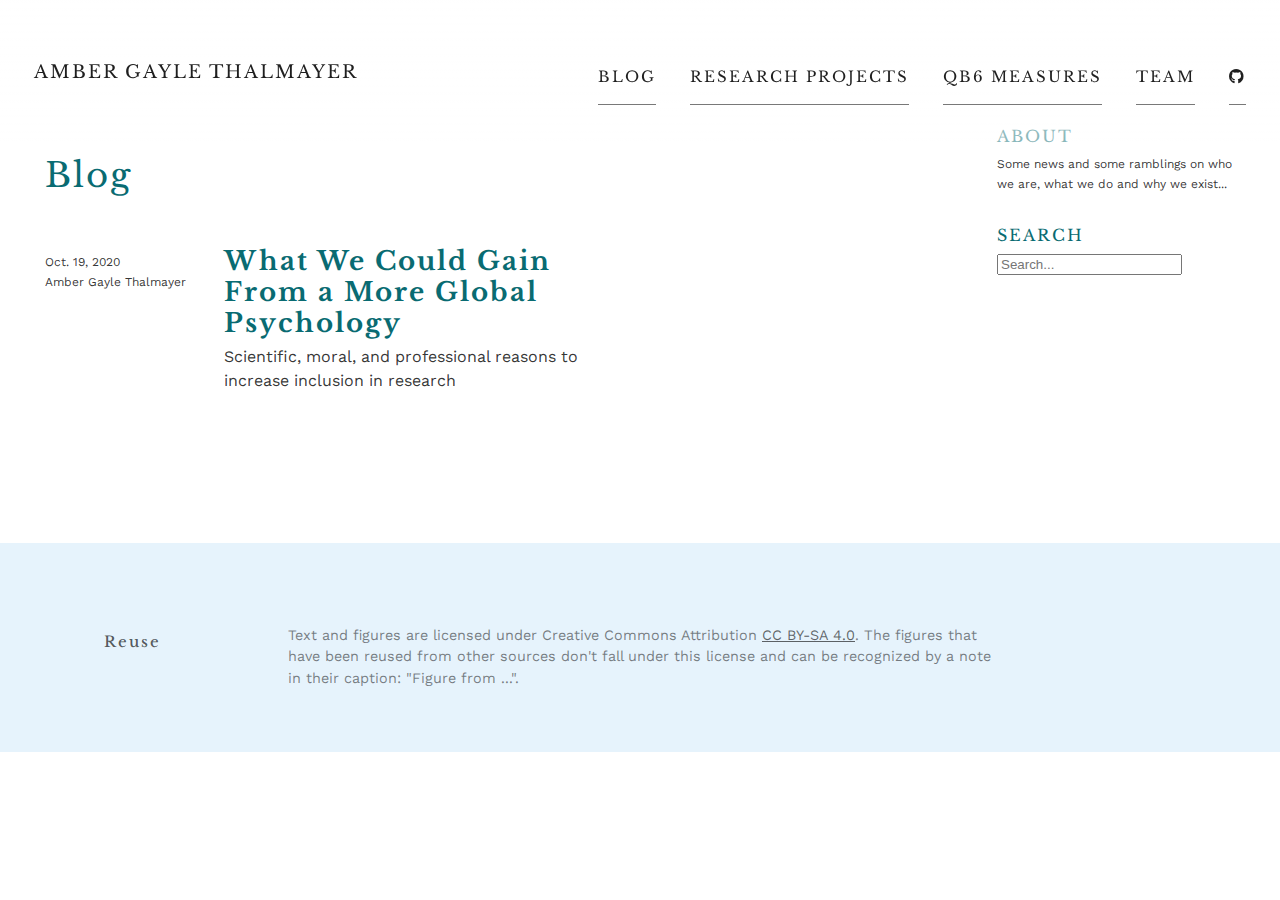
<file: docs/blog.html>
<!DOCTYPE html>

<html xmlns="http://www.w3.org/1999/xhtml" lang="" xml:lang="">

<head>
  <meta charset="utf-8"/>
  <meta name="viewport" content="width=device-width, initial-scale=1"/>
  <meta http-equiv="X-UA-Compatible" content="IE=Edge,chrome=1"/>
  <meta name="generator" content="distill" />

  <style type="text/css">
  /* Hide doc at startup (prevent jankiness while JS renders/transforms) */
  body {
    visibility: hidden;
  }
  </style>

 <!--radix_placeholder_import_source-->
 <!--/radix_placeholder_import_source-->

<style type="text/css">code{white-space: pre;}</style>
<style type="text/css" data-origin="pandoc">
pre > code.sourceCode { white-space: pre; position: relative; }
pre > code.sourceCode > span { display: inline-block; line-height: 1.25; }
pre > code.sourceCode > span:empty { height: 1.2em; }
.sourceCode { overflow: visible; }
code.sourceCode > span { color: inherit; text-decoration: inherit; }
div.sourceCode { margin: 1em 0; }
pre.sourceCode { margin: 0; }
@media screen {
div.sourceCode { overflow: auto; }
}
@media print {
pre > code.sourceCode { white-space: pre-wrap; }
pre > code.sourceCode > span { text-indent: -5em; padding-left: 5em; }
}
pre.numberSource code
  { counter-reset: source-line 0; }
pre.numberSource code > span
  { position: relative; left: -4em; counter-increment: source-line; }
pre.numberSource code > span > a:first-child::before
  { content: counter(source-line);
    position: relative; left: -1em; text-align: right; vertical-align: baseline;
    border: none; display: inline-block;
    -webkit-touch-callout: none; -webkit-user-select: none;
    -khtml-user-select: none; -moz-user-select: none;
    -ms-user-select: none; user-select: none;
    padding: 0 4px; width: 4em;
    color: #aaaaaa;
  }
pre.numberSource { margin-left: 3em; border-left: 1px solid #aaaaaa;  padding-left: 4px; }
div.sourceCode
  { color: #00769e; background-color: #f1f3f5; }
@media screen {
pre > code.sourceCode > span > a:first-child::before { text-decoration: underline; }
}
code span { color: #00769e; } /* Normal */
code span.al { color: #ad0000; } /* Alert */
code span.an { color: #5e5e5e; } /* Annotation */
code span.at { color: #657422; } /* Attribute */
code span.bn { color: #ad0000; } /* BaseN */
code span.bu { } /* BuiltIn */
code span.cf { color: #00769e; } /* ControlFlow */
code span.ch { color: #20794d; } /* Char */
code span.cn { color: #8f5902; } /* Constant */
code span.co { color: #5e5e5e; } /* Comment */
code span.cv { color: #5e5e5e; font-style: italic; } /* CommentVar */
code span.do { color: #5e5e5e; font-style: italic; } /* Documentation */
code span.dt { color: #ad0000; } /* DataType */
code span.dv { color: #ad0000; } /* DecVal */
code span.er { color: #ad0000; } /* Error */
code span.ex { } /* Extension */
code span.fl { color: #ad0000; } /* Float */
code span.fu { color: #4758ab; } /* Function */
code span.im { } /* Import */
code span.in { color: #5e5e5e; } /* Information */
code span.kw { color: #00769e; } /* Keyword */
code span.op { color: #5e5e5e; } /* Operator */
code span.ot { color: #00769e; } /* Other */
code span.pp { color: #ad0000; } /* Preprocessor */
code span.sc { color: #5e5e5e; } /* SpecialChar */
code span.ss { color: #20794d; } /* SpecialString */
code span.st { color: #20794d; } /* String */
code span.va { color: #111111; } /* Variable */
code span.vs { color: #20794d; } /* VerbatimString */
code span.wa { color: #5e5e5e; font-style: italic; } /* Warning */
</style>


  <!--radix_placeholder_meta_tags-->
  <title>Amber Gayle Thalmayer: Blog</title>


  <link rel="license" href="https://creativecommons.org/licenses/by-sa/4.0/"/>


  <!--  https://developers.facebook.com/docs/sharing/webmasters#markup -->
  <meta property="og:title" content="Amber Gayle Thalmayer: Blog"/>
  <meta property="og:type" content="article"/>
  <meta property="og:locale" content="en_US"/>
  <meta property="og:site_name" content="Amber Gayle Thalmayer"/>

  <!--  https://dev.twitter.com/cards/types/summary -->
  <meta property="twitter:card" content="summary"/>
  <meta property="twitter:title" content="Amber Gayle Thalmayer: Blog"/>

  <!--/radix_placeholder_meta_tags-->
  <!--radix_placeholder_rmarkdown_metadata-->

  <script type="text/json" id="radix-rmarkdown-metadata">
  {"type":"list","attributes":{"names":{"type":"character","attributes":{},"value":["title","listing"]}},"value":[{"type":"character","attributes":{},"value":["Blog"]},{"type":"character","attributes":{},"value":["posts"]}]}
  </script>
  <!--/radix_placeholder_rmarkdown_metadata-->
  <!--radix_placeholder_navigation_in_header-->
  <meta name="distill:offset" content=""/>

  <script type="application/javascript">

    window.headroom_prevent_pin = false;

    window.document.addEventListener("DOMContentLoaded", function (event) {

      // initialize headroom for banner
      var header = $('header').get(0);
      var headerHeight = header.offsetHeight;
      var headroom = new Headroom(header, {
        tolerance: 5,
        onPin : function() {
          if (window.headroom_prevent_pin) {
            window.headroom_prevent_pin = false;
            headroom.unpin();
          }
        }
      });
      headroom.init();
      if(window.location.hash)
        headroom.unpin();
      $(header).addClass('headroom--transition');

      // offset scroll location for banner on hash change
      // (see: https://github.com/WickyNilliams/headroom.js/issues/38)
      window.addEventListener("hashchange", function(event) {
        window.scrollTo(0, window.pageYOffset - (headerHeight + 25));
      });

      // responsive menu
      $('.distill-site-header').each(function(i, val) {
        var topnav = $(this);
        var toggle = topnav.find('.nav-toggle');
        toggle.on('click', function() {
          topnav.toggleClass('responsive');
        });
      });

      // nav dropdowns
      $('.nav-dropbtn').click(function(e) {
        $(this).next('.nav-dropdown-content').toggleClass('nav-dropdown-active');
        $(this).parent().siblings('.nav-dropdown')
           .children('.nav-dropdown-content').removeClass('nav-dropdown-active');
      });
      $("body").click(function(e){
        $('.nav-dropdown-content').removeClass('nav-dropdown-active');
      });
      $(".nav-dropdown").click(function(e){
        e.stopPropagation();
      });
    });
  </script>

  <style type="text/css">

  /* Theme (user-documented overrideables for nav appearance) */

  .distill-site-nav {
    color: rgba(255, 255, 255, 0.8);
    background-color: #0F2E3D;
    font-size: 15px;
    font-weight: 300;
  }

  .distill-site-nav a {
    color: inherit;
    text-decoration: none;
  }

  .distill-site-nav a:hover {
    color: white;
  }

  @media print {
    .distill-site-nav {
      display: none;
    }
  }

  .distill-site-header {

  }

  .distill-site-footer {

  }


  /* Site Header */

  .distill-site-header {
    width: 100%;
    box-sizing: border-box;
    z-index: 3;
  }

  .distill-site-header .nav-left {
    display: inline-block;
    margin-left: 8px;
  }

  @media screen and (max-width: 768px) {
    .distill-site-header .nav-left {
      margin-left: 0;
    }
  }


  .distill-site-header .nav-right {
    float: right;
    margin-right: 8px;
  }

  .distill-site-header a,
  .distill-site-header .title {
    display: inline-block;
    text-align: center;
    padding: 14px 10px 14px 10px;
  }

  .distill-site-header .title {
    font-size: 18px;
    min-width: 150px;
  }

  .distill-site-header .logo {
    padding: 0;
  }

  .distill-site-header .logo img {
    display: none;
    max-height: 20px;
    width: auto;
    margin-bottom: -4px;
  }

  .distill-site-header .nav-image img {
    max-height: 18px;
    width: auto;
    display: inline-block;
    margin-bottom: -3px;
  }



  @media screen and (min-width: 1000px) {
    .distill-site-header .logo img {
      display: inline-block;
    }
    .distill-site-header .nav-left {
      margin-left: 20px;
    }
    .distill-site-header .nav-right {
      margin-right: 20px;
    }
    .distill-site-header .title {
      padding-left: 12px;
    }
  }


  .distill-site-header .nav-toggle {
    display: none;
  }

  .nav-dropdown {
    display: inline-block;
    position: relative;
  }

  .nav-dropdown .nav-dropbtn {
    border: none;
    outline: none;
    color: rgba(255, 255, 255, 0.8);
    padding: 16px 10px;
    background-color: transparent;
    font-family: inherit;
    font-size: inherit;
    font-weight: inherit;
    margin: 0;
    margin-top: 1px;
    z-index: 2;
  }

  .nav-dropdown-content {
    display: none;
    position: absolute;
    background-color: white;
    min-width: 200px;
    border: 1px solid rgba(0,0,0,0.15);
    border-radius: 4px;
    box-shadow: 0px 8px 16px 0px rgba(0,0,0,0.1);
    z-index: 1;
    margin-top: 2px;
    white-space: nowrap;
    padding-top: 4px;
    padding-bottom: 4px;
  }

  .nav-dropdown-content hr {
    margin-top: 4px;
    margin-bottom: 4px;
    border: none;
    border-bottom: 1px solid rgba(0, 0, 0, 0.1);
  }

  .nav-dropdown-active {
    display: block;
  }

  .nav-dropdown-content a, .nav-dropdown-content .nav-dropdown-header {
    color: black;
    padding: 6px 24px;
    text-decoration: none;
    display: block;
    text-align: left;
  }

  .nav-dropdown-content .nav-dropdown-header {
    display: block;
    padding: 5px 24px;
    padding-bottom: 0;
    text-transform: uppercase;
    font-size: 14px;
    color: #999999;
    white-space: nowrap;
  }

  .nav-dropdown:hover .nav-dropbtn {
    color: white;
  }

  .nav-dropdown-content a:hover {
    background-color: #ddd;
    color: black;
  }

  .nav-right .nav-dropdown-content {
    margin-left: -45%;
    right: 0;
  }

  @media screen and (max-width: 768px) {
    .distill-site-header a, .distill-site-header .nav-dropdown  {display: none;}
    .distill-site-header a.nav-toggle {
      float: right;
      display: block;
    }
    .distill-site-header .title {
      margin-left: 0;
    }
    .distill-site-header .nav-right {
      margin-right: 0;
    }
    .distill-site-header {
      overflow: hidden;
    }
    .nav-right .nav-dropdown-content {
      margin-left: 0;
    }
  }


  @media screen and (max-width: 768px) {
    .distill-site-header.responsive {position: relative; min-height: 500px; }
    .distill-site-header.responsive a.nav-toggle {
      position: absolute;
      right: 0;
      top: 0;
    }
    .distill-site-header.responsive a,
    .distill-site-header.responsive .nav-dropdown {
      display: block;
      text-align: left;
    }
    .distill-site-header.responsive .nav-left,
    .distill-site-header.responsive .nav-right {
      width: 100%;
    }
    .distill-site-header.responsive .nav-dropdown {float: none;}
    .distill-site-header.responsive .nav-dropdown-content {position: relative;}
    .distill-site-header.responsive .nav-dropdown .nav-dropbtn {
      display: block;
      width: 100%;
      text-align: left;
    }
  }

  /* Site Footer */

  .distill-site-footer {
    width: 100%;
    overflow: hidden;
    box-sizing: border-box;
    z-index: 3;
    margin-top: 30px;
    padding-top: 30px;
    padding-bottom: 30px;
    text-align: center;
  }

  /* Headroom */

  d-title {
    padding-top: 6rem;
  }

  @media print {
    d-title {
      padding-top: 4rem;
    }
  }

  .headroom {
    z-index: 1000;
    position: fixed;
    top: 0;
    left: 0;
    right: 0;
  }

  .headroom--transition {
    transition: all .4s ease-in-out;
  }

  .headroom--unpinned {
    top: -100px;
  }

  .headroom--pinned {
    top: 0;
  }

  /* adjust viewport for navbar height */
  /* helps vertically center bootstrap (non-distill) content */
  .min-vh-100 {
    min-height: calc(100vh - 100px) !important;
  }

  </style>

  <script src="site_libs/jquery-3.6.0/jquery-3.6.0.min.js"></script>
  <link href="site_libs/font-awesome-5.1.0/css/all.css" rel="stylesheet"/>
  <link href="site_libs/font-awesome-5.1.0/css/v4-shims.css" rel="stylesheet"/>
  <script src="site_libs/headroom-0.9.4/headroom.min.js"></script>
  <!--/radix_placeholder_navigation_in_header-->
  <!--radix_placeholder_distill-->

  <style type="text/css">

  body {
    background-color: white;
  }

  .pandoc-table {
    width: 100%;
  }

  .pandoc-table>caption {
    margin-bottom: 10px;
  }

  .pandoc-table th:not([align]) {
    text-align: left;
  }

  .pagedtable-footer {
    font-size: 15px;
  }

  d-byline .byline {
    grid-template-columns: 2fr 2fr;
  }

  d-byline .byline h3 {
    margin-block-start: 1.5em;
  }

  d-byline .byline .authors-affiliations h3 {
    margin-block-start: 0.5em;
  }

  .authors-affiliations .orcid-id {
    width: 16px;
    height:16px;
    margin-left: 4px;
    margin-right: 4px;
    vertical-align: middle;
    padding-bottom: 2px;
  }

  d-title .dt-tags {
    margin-top: 1em;
    grid-column: text;
  }

  .dt-tags .dt-tag {
    text-decoration: none;
    display: inline-block;
    color: rgba(0,0,0,0.6);
    padding: 0em 0.4em;
    margin-right: 0.5em;
    margin-bottom: 0.4em;
    font-size: 70%;
    border: 1px solid rgba(0,0,0,0.2);
    border-radius: 3px;
    text-transform: uppercase;
    font-weight: 500;
  }

  d-article table.gt_table td,
  d-article table.gt_table th {
    border-bottom: none;
    font-size: 100%;
  }

  .html-widget {
    margin-bottom: 2.0em;
  }

  .l-screen-inset {
    padding-right: 16px;
  }

  .l-screen .caption {
    margin-left: 10px;
  }

  .shaded {
    background: rgb(247, 247, 247);
    padding-top: 20px;
    padding-bottom: 20px;
    border-top: 1px solid rgba(0, 0, 0, 0.1);
    border-bottom: 1px solid rgba(0, 0, 0, 0.1);
  }

  .shaded .html-widget {
    margin-bottom: 0;
    border: 1px solid rgba(0, 0, 0, 0.1);
  }

  .shaded .shaded-content {
    background: white;
  }

  .text-output {
    margin-top: 0;
    line-height: 1.5em;
  }

  .hidden {
    display: none !important;
  }

  d-article {
    padding-top: 2.5rem;
    padding-bottom: 30px;
  }

  d-appendix {
    padding-top: 30px;
  }

  d-article>p>img {
    width: 100%;
  }

  d-article h2 {
    margin: 1rem 0 1.5rem 0;
  }

  d-article h3 {
    margin-top: 1.5rem;
  }

  d-article iframe {
    border: 1px solid rgba(0, 0, 0, 0.1);
    margin-bottom: 2.0em;
    width: 100%;
  }

  /* Tweak code blocks */

  d-article div.sourceCode code,
  d-article pre code {
    font-family: Consolas, Monaco, 'Andale Mono', 'Ubuntu Mono', monospace;
  }

  d-article pre,
  d-article div.sourceCode,
  d-article div.sourceCode pre {
    overflow: auto;
  }

  d-article div.sourceCode {
    background-color: white;
  }

  d-article div.sourceCode pre {
    padding-left: 10px;
    font-size: 12px;
    border-left: 2px solid rgba(0,0,0,0.1);
  }

  d-article pre {
    font-size: 12px;
    color: black;
    background: none;
    margin-top: 0;
    text-align: left;
    white-space: pre;
    word-spacing: normal;
    word-break: normal;
    word-wrap: normal;
    line-height: 1.5;

    -moz-tab-size: 4;
    -o-tab-size: 4;
    tab-size: 4;

    -webkit-hyphens: none;
    -moz-hyphens: none;
    -ms-hyphens: none;
    hyphens: none;
  }

  d-article pre a {
    border-bottom: none;
  }

  d-article pre a:hover {
    border-bottom: none;
    text-decoration: underline;
  }

  d-article details {
    grid-column: text;
    margin-bottom: 0.8em;
  }

  @media(min-width: 768px) {

  d-article pre,
  d-article div.sourceCode,
  d-article div.sourceCode pre {
    overflow: visible !important;
  }

  d-article div.sourceCode pre {
    padding-left: 18px;
    font-size: 14px;
  }

  d-article pre {
    font-size: 14px;
  }

  }

  figure img.external {
    background: white;
    border: 1px solid rgba(0, 0, 0, 0.1);
    box-shadow: 0 1px 8px rgba(0, 0, 0, 0.1);
    padding: 18px;
    box-sizing: border-box;
  }

  /* CSS for d-contents */

  .d-contents {
    grid-column: text;
    color: rgba(0,0,0,0.8);
    font-size: 0.9em;
    padding-bottom: 1em;
    margin-bottom: 1em;
    padding-bottom: 0.5em;
    margin-bottom: 1em;
    padding-left: 0.25em;
    justify-self: start;
  }

  @media(min-width: 1000px) {
    .d-contents.d-contents-float {
      height: 0;
      grid-column-start: 1;
      grid-column-end: 4;
      justify-self: center;
      padding-right: 3em;
      padding-left: 2em;
    }
  }

  .d-contents nav h3 {
    font-size: 18px;
    margin-top: 0;
    margin-bottom: 1em;
  }

  .d-contents li {
    list-style-type: none
  }

  .d-contents nav > ul {
    padding-left: 0;
  }

  .d-contents ul {
    padding-left: 1em
  }

  .d-contents nav ul li {
    margin-top: 0.6em;
    margin-bottom: 0.2em;
  }

  .d-contents nav a {
    font-size: 13px;
    border-bottom: none;
    text-decoration: none
    color: rgba(0, 0, 0, 0.8);
  }

  .d-contents nav a:hover {
    text-decoration: underline solid rgba(0, 0, 0, 0.6)
  }

  .d-contents nav > ul > li > a {
    font-weight: 600;
  }

  .d-contents nav > ul > li > ul {
    font-weight: inherit;
  }

  .d-contents nav > ul > li > ul > li {
    margin-top: 0.2em;
  }


  .d-contents nav ul {
    margin-top: 0;
    margin-bottom: 0.25em;
  }

  .d-article-with-toc h2:nth-child(2) {
    margin-top: 0;
  }


  /* Figure */

  .figure {
    position: relative;
    margin-bottom: 2.5em;
    margin-top: 1.5em;
  }

  .figure .caption {
    color: rgba(0, 0, 0, 0.6);
    font-size: 12px;
    line-height: 1.5em;
  }

  .figure img.external {
    background: white;
    border: 1px solid rgba(0, 0, 0, 0.1);
    box-shadow: 0 1px 8px rgba(0, 0, 0, 0.1);
    padding: 18px;
    box-sizing: border-box;
  }

  .figure .caption a {
    color: rgba(0, 0, 0, 0.6);
  }

  .figure .caption b,
  .figure .caption strong, {
    font-weight: 600;
    color: rgba(0, 0, 0, 1.0);
  }

  /* Citations */

  d-article .citation {
    color: inherit;
    cursor: inherit;
  }

  div.hanging-indent{
    margin-left: 1em; text-indent: -1em;
  }

  /* Citation hover box */

  .tippy-box[data-theme~=light-border] {
    background-color: rgba(250, 250, 250, 0.95);
  }

  .tippy-content > p {
    margin-bottom: 0;
    padding: 2px;
  }


  /* Tweak 1000px media break to show more text */

  @media(min-width: 1000px) {
    .base-grid,
    distill-header,
    d-title,
    d-abstract,
    d-article,
    d-appendix,
    distill-appendix,
    d-byline,
    d-footnote-list,
    d-citation-list,
    distill-footer {
      grid-template-columns: [screen-start] 1fr [page-start kicker-start] 80px [middle-start] 50px [text-start kicker-end] 65px 65px 65px 65px 65px 65px 65px 65px [text-end gutter-start] 65px [middle-end] 65px [page-end gutter-end] 1fr [screen-end];
      grid-column-gap: 16px;
    }

    .grid {
      grid-column-gap: 16px;
    }

    d-article {
      font-size: 1.06rem;
      line-height: 1.7em;
    }
    figure .caption, .figure .caption, figure figcaption {
      font-size: 13px;
    }
  }

  @media(min-width: 1180px) {
    .base-grid,
    distill-header,
    d-title,
    d-abstract,
    d-article,
    d-appendix,
    distill-appendix,
    d-byline,
    d-footnote-list,
    d-citation-list,
    distill-footer {
      grid-template-columns: [screen-start] 1fr [page-start kicker-start] 60px [middle-start] 60px [text-start kicker-end] 60px 60px 60px 60px 60px 60px 60px 60px [text-end gutter-start] 60px [middle-end] 60px [page-end gutter-end] 1fr [screen-end];
      grid-column-gap: 32px;
    }

    .grid {
      grid-column-gap: 32px;
    }
  }


  /* Get the citation styles for the appendix (not auto-injected on render since
     we do our own rendering of the citation appendix) */

  d-appendix .citation-appendix,
  .d-appendix .citation-appendix {
    font-size: 11px;
    line-height: 15px;
    border-left: 1px solid rgba(0, 0, 0, 0.1);
    padding-left: 18px;
    border: 1px solid rgba(0,0,0,0.1);
    background: rgba(0, 0, 0, 0.02);
    padding: 10px 18px;
    border-radius: 3px;
    color: rgba(150, 150, 150, 1);
    overflow: hidden;
    margin-top: -12px;
    white-space: pre-wrap;
    word-wrap: break-word;
  }

  /* Include appendix styles here so they can be overridden */

  d-appendix {
    contain: layout style;
    font-size: 0.8em;
    line-height: 1.7em;
    margin-top: 60px;
    margin-bottom: 0;
    border-top: 1px solid rgba(0, 0, 0, 0.1);
    color: rgba(0,0,0,0.5);
    padding-top: 60px;
    padding-bottom: 48px;
  }

  d-appendix h3 {
    grid-column: page-start / text-start;
    font-size: 15px;
    font-weight: 500;
    margin-top: 1em;
    margin-bottom: 0;
    color: rgba(0,0,0,0.65);
  }

  d-appendix h3 + * {
    margin-top: 1em;
  }

  d-appendix ol {
    padding: 0 0 0 15px;
  }

  @media (min-width: 768px) {
    d-appendix ol {
      padding: 0 0 0 30px;
      margin-left: -30px;
    }
  }

  d-appendix li {
    margin-bottom: 1em;
  }

  d-appendix a {
    color: rgba(0, 0, 0, 0.6);
  }

  d-appendix > * {
    grid-column: text;
  }

  d-appendix > d-footnote-list,
  d-appendix > d-citation-list,
  d-appendix > distill-appendix {
    grid-column: screen;
  }

  /* Include footnote styles here so they can be overridden */

  d-footnote-list {
    contain: layout style;
  }

  d-footnote-list > * {
    grid-column: text;
  }

  d-footnote-list a.footnote-backlink {
    color: rgba(0,0,0,0.3);
    padding-left: 0.5em;
  }



  /* Anchor.js */

  .anchorjs-link {
    /*transition: all .25s linear; */
    text-decoration: none;
    border-bottom: none;
  }
  *:hover > .anchorjs-link {
    margin-left: -1.125em !important;
    text-decoration: none;
    border-bottom: none;
  }

  /* Social footer */

  .social_footer {
    margin-top: 30px;
    margin-bottom: 0;
    color: rgba(0,0,0,0.67);
  }

  .disqus-comments {
    margin-right: 30px;
  }

  .disqus-comment-count {
    border-bottom: 1px solid rgba(0, 0, 0, 0.4);
    cursor: pointer;
  }

  #disqus_thread {
    margin-top: 30px;
  }

  .article-sharing a {
    border-bottom: none;
    margin-right: 8px;
  }

  .article-sharing a:hover {
    border-bottom: none;
  }

  .sidebar-section.subscribe {
    font-size: 12px;
    line-height: 1.6em;
  }

  .subscribe p {
    margin-bottom: 0.5em;
  }


  .article-footer .subscribe {
    font-size: 15px;
    margin-top: 45px;
  }


  .sidebar-section.custom {
    font-size: 12px;
    line-height: 1.6em;
  }

  .custom p {
    margin-bottom: 0.5em;
  }

  /* Styles for listing layout (hide title) */
  .layout-listing d-title, .layout-listing .d-title {
    display: none;
  }

  /* Styles for posts lists (not auto-injected) */


  .posts-with-sidebar {
    padding-left: 45px;
    padding-right: 45px;
  }

  .posts-list .description h2,
  .posts-list .description p {
    font-family: -apple-system, BlinkMacSystemFont, "Segoe UI", Roboto, Oxygen, Ubuntu, Cantarell, "Fira Sans", "Droid Sans", "Helvetica Neue", Arial, sans-serif;
  }

  .posts-list .description h2 {
    font-weight: 700;
    border-bottom: none;
    padding-bottom: 0;
  }

  .posts-list h2.post-tag {
    border-bottom: 1px solid rgba(0, 0, 0, 0.2);
    padding-bottom: 12px;
  }
  .posts-list {
    margin-top: 60px;
    margin-bottom: 24px;
  }

  .posts-list .post-preview {
    text-decoration: none;
    overflow: hidden;
    display: block;
    border-bottom: 1px solid rgba(0, 0, 0, 0.1);
    padding: 24px 0;
  }

  .post-preview-last {
    border-bottom: none !important;
  }

  .posts-list .posts-list-caption {
    grid-column: screen;
    font-weight: 400;
  }

  .posts-list .post-preview h2 {
    margin: 0 0 6px 0;
    line-height: 1.2em;
    font-style: normal;
    font-size: 24px;
  }

  .posts-list .post-preview p {
    margin: 0 0 12px 0;
    line-height: 1.4em;
    font-size: 16px;
  }

  .posts-list .post-preview .thumbnail {
    box-sizing: border-box;
    margin-bottom: 24px;
    position: relative;
    max-width: 500px;
  }
  .posts-list .post-preview img {
    width: 100%;
    display: block;
  }

  .posts-list .metadata {
    font-size: 12px;
    line-height: 1.4em;
    margin-bottom: 18px;
  }

  .posts-list .metadata > * {
    display: inline-block;
  }

  .posts-list .metadata .publishedDate {
    margin-right: 2em;
  }

  .posts-list .metadata .dt-authors {
    display: block;
    margin-top: 0.3em;
    margin-right: 2em;
  }

  .posts-list .dt-tags {
    display: block;
    line-height: 1em;
  }

  .posts-list .dt-tags .dt-tag {
    display: inline-block;
    color: rgba(0,0,0,0.6);
    padding: 0.3em 0.4em;
    margin-right: 0.2em;
    margin-bottom: 0.4em;
    font-size: 60%;
    border: 1px solid rgba(0,0,0,0.2);
    border-radius: 3px;
    text-transform: uppercase;
    font-weight: 500;
  }

  .posts-list img {
    opacity: 1;
  }

  .posts-list img[data-src] {
    opacity: 0;
  }

  .posts-more {
    clear: both;
  }


  .posts-sidebar {
    font-size: 16px;
  }

  .posts-sidebar h3 {
    font-size: 16px;
    margin-top: 0;
    margin-bottom: 0.5em;
    font-weight: 400;
    text-transform: uppercase;
  }

  .sidebar-section {
    margin-bottom: 30px;
  }

  .categories ul {
    list-style-type: none;
    margin: 0;
    padding: 0;
  }

  .categories li {
    color: rgba(0, 0, 0, 0.8);
    margin-bottom: 0;
  }

  .categories li>a {
    border-bottom: none;
  }

  .categories li>a:hover {
    border-bottom: 1px solid rgba(0, 0, 0, 0.4);
  }

  .categories .active {
    font-weight: 600;
  }

  .categories .category-count {
    color: rgba(0, 0, 0, 0.4);
  }


  @media(min-width: 768px) {
    .posts-list .post-preview h2 {
      font-size: 26px;
    }
    .posts-list .post-preview .thumbnail {
      float: right;
      width: 30%;
      margin-bottom: 0;
    }
    .posts-list .post-preview .description {
      float: left;
      width: 45%;
    }
    .posts-list .post-preview .metadata {
      float: left;
      width: 20%;
      margin-top: 8px;
    }
    .posts-list .post-preview p {
      margin: 0 0 12px 0;
      line-height: 1.5em;
      font-size: 16px;
    }
    .posts-with-sidebar .posts-list {
      float: left;
      width: 75%;
    }
    .posts-with-sidebar .posts-sidebar {
      float: right;
      width: 20%;
      margin-top: 60px;
      padding-top: 24px;
      padding-bottom: 24px;
    }
  }


  /* Improve display for browsers without grid (IE/Edge <= 15) */

  .downlevel {
    line-height: 1.6em;
    font-family: -apple-system, BlinkMacSystemFont, "Segoe UI", Roboto, Oxygen, Ubuntu, Cantarell, "Fira Sans", "Droid Sans", "Helvetica Neue", Arial, sans-serif;
    margin: 0;
  }

  .downlevel .d-title {
    padding-top: 6rem;
    padding-bottom: 1.5rem;
  }

  .downlevel .d-title h1 {
    font-size: 50px;
    font-weight: 700;
    line-height: 1.1em;
    margin: 0 0 0.5rem;
  }

  .downlevel .d-title p {
    font-weight: 300;
    font-size: 1.2rem;
    line-height: 1.55em;
    margin-top: 0;
  }

  .downlevel .d-byline {
    padding-top: 0.8em;
    padding-bottom: 0.8em;
    font-size: 0.8rem;
    line-height: 1.8em;
  }

  .downlevel .section-separator {
    border: none;
    border-top: 1px solid rgba(0, 0, 0, 0.1);
  }

  .downlevel .d-article {
    font-size: 1.06rem;
    line-height: 1.7em;
    padding-top: 1rem;
    padding-bottom: 2rem;
  }


  .downlevel .d-appendix {
    padding-left: 0;
    padding-right: 0;
    max-width: none;
    font-size: 0.8em;
    line-height: 1.7em;
    margin-bottom: 0;
    color: rgba(0,0,0,0.5);
    padding-top: 40px;
    padding-bottom: 48px;
  }

  .downlevel .footnotes ol {
    padding-left: 13px;
  }

  .downlevel .base-grid,
  .downlevel .distill-header,
  .downlevel .d-title,
  .downlevel .d-abstract,
  .downlevel .d-article,
  .downlevel .d-appendix,
  .downlevel .distill-appendix,
  .downlevel .d-byline,
  .downlevel .d-footnote-list,
  .downlevel .d-citation-list,
  .downlevel .distill-footer,
  .downlevel .appendix-bottom,
  .downlevel .posts-container {
    padding-left: 40px;
    padding-right: 40px;
  }

  @media(min-width: 768px) {
    .downlevel .base-grid,
    .downlevel .distill-header,
    .downlevel .d-title,
    .downlevel .d-abstract,
    .downlevel .d-article,
    .downlevel .d-appendix,
    .downlevel .distill-appendix,
    .downlevel .d-byline,
    .downlevel .d-footnote-list,
    .downlevel .d-citation-list,
    .downlevel .distill-footer,
    .downlevel .appendix-bottom,
    .downlevel .posts-container {
    padding-left: 150px;
    padding-right: 150px;
    max-width: 900px;
  }
  }

  .downlevel pre code {
    display: block;
    border-left: 2px solid rgba(0, 0, 0, .1);
    padding: 0 0 0 20px;
    font-size: 14px;
  }

  .downlevel code, .downlevel pre {
    color: black;
    background: none;
    font-family: Consolas, Monaco, 'Andale Mono', 'Ubuntu Mono', monospace;
    text-align: left;
    white-space: pre;
    word-spacing: normal;
    word-break: normal;
    word-wrap: normal;
    line-height: 1.5;

    -moz-tab-size: 4;
    -o-tab-size: 4;
    tab-size: 4;

    -webkit-hyphens: none;
    -moz-hyphens: none;
    -ms-hyphens: none;
    hyphens: none;
  }

  .downlevel .posts-list .post-preview {
    color: inherit;
  }



  </style>

  <script type="application/javascript">

  function is_downlevel_browser() {
    if (bowser.isUnsupportedBrowser({ msie: "12", msedge: "16"},
                                   window.navigator.userAgent)) {
      return true;
    } else {
      return window.load_distill_framework === undefined;
    }
  }

  // show body when load is complete
  function on_load_complete() {

    // add anchors
    if (window.anchors) {
      window.anchors.options.placement = 'left';
      window.anchors.add('d-article > h2, d-article > h3, d-article > h4, d-article > h5');
    }


    // set body to visible
    document.body.style.visibility = 'visible';

    // force redraw for leaflet widgets
    if (window.HTMLWidgets) {
      var maps = window.HTMLWidgets.findAll(".leaflet");
      $.each(maps, function(i, el) {
        var map = this.getMap();
        map.invalidateSize();
        map.eachLayer(function(layer) {
          if (layer instanceof L.TileLayer)
            layer.redraw();
        });
      });
    }

    // trigger 'shown' so htmlwidgets resize
    $('d-article').trigger('shown');
  }

  function init_distill() {

    init_common();

    // create front matter
    var front_matter = $('<d-front-matter></d-front-matter>');
    $('#distill-front-matter').wrap(front_matter);

    // create d-title
    $('.d-title').changeElementType('d-title');

    // create d-byline
    var byline = $('<d-byline></d-byline>');
    $('.d-byline').replaceWith(byline);

    // create d-article
    var article = $('<d-article></d-article>');
    $('.d-article').wrap(article).children().unwrap();

    // move posts container into article
    $('.posts-container').appendTo($('d-article'));

    // create d-appendix
    $('.d-appendix').changeElementType('d-appendix');

    // flag indicating that we have appendix items
    var appendix = $('.appendix-bottom').children('h3').length > 0;

    // replace footnotes with <d-footnote>
    $('.footnote-ref').each(function(i, val) {
      appendix = true;
      var href = $(this).attr('href');
      var id = href.replace('#', '');
      var fn = $('#' + id);
      var fn_p = $('#' + id + '>p');
      fn_p.find('.footnote-back').remove();
      var text = fn_p.html();
      var dtfn = $('<d-footnote></d-footnote>');
      dtfn.html(text);
      $(this).replaceWith(dtfn);
    });
    // remove footnotes
    $('.footnotes').remove();

    // move refs into #references-listing
    $('#references-listing').replaceWith($('#refs'));

    $('h1.appendix, h2.appendix').each(function(i, val) {
      $(this).changeElementType('h3');
    });
    $('h3.appendix').each(function(i, val) {
      var id = $(this).attr('id');
      $('.d-contents a[href="#' + id + '"]').parent().remove();
      appendix = true;
      $(this).nextUntil($('h1, h2, h3')).addBack().appendTo($('d-appendix'));
    });

    // show d-appendix if we have appendix content
    $("d-appendix").css('display', appendix ? 'grid' : 'none');

    // localize layout chunks to just output
    $('.layout-chunk').each(function(i, val) {

      // capture layout
      var layout = $(this).attr('data-layout');

      // apply layout to markdown level block elements
      var elements = $(this).children().not('details, div.sourceCode, pre, script');
      elements.each(function(i, el) {
        var layout_div = $('<div class="' + layout + '"></div>');
        if (layout_div.hasClass('shaded')) {
          var shaded_content = $('<div class="shaded-content"></div>');
          $(this).wrap(shaded_content);
          $(this).parent().wrap(layout_div);
        } else {
          $(this).wrap(layout_div);
        }
      });


      // unwrap the layout-chunk div
      $(this).children().unwrap();
    });

    // remove code block used to force  highlighting css
    $('.distill-force-highlighting-css').parent().remove();

    // remove empty line numbers inserted by pandoc when using a
    // custom syntax highlighting theme
    $('code.sourceCode a:empty').remove();

    // load distill framework
    load_distill_framework();

    // wait for window.distillRunlevel == 4 to do post processing
    function distill_post_process() {

      if (!window.distillRunlevel || window.distillRunlevel < 4)
        return;

      // hide author/affiliations entirely if we have no authors
      var front_matter = JSON.parse($("#distill-front-matter").html());
      var have_authors = front_matter.authors && front_matter.authors.length > 0;
      if (!have_authors)
        $('d-byline').addClass('hidden');

      // article with toc class
      $('.d-contents').parent().addClass('d-article-with-toc');

      // strip links that point to #
      $('.authors-affiliations').find('a[href="#"]').removeAttr('href');

      // add orcid ids
      $('.authors-affiliations').find('.author').each(function(i, el) {
        var orcid_id = front_matter.authors[i].orcidID;
        if (orcid_id) {
          var a = $('<a></a>');
          a.attr('href', 'https://orcid.org/' + orcid_id);
          var img = $('<img></img>');
          img.addClass('orcid-id');
          img.attr('alt', 'ORCID ID');
          img.attr('src','[data-uri]');
          a.append(img);
          $(this).append(a);
        }
      });

      // hide elements of author/affiliations grid that have no value
      function hide_byline_column(caption) {
        $('d-byline').find('h3:contains("' + caption + '")').parent().css('visibility', 'hidden');
      }

      // affiliations
      var have_affiliations = false;
      for (var i = 0; i<front_matter.authors.length; ++i) {
        var author = front_matter.authors[i];
        if (author.affiliation !== "&nbsp;") {
          have_affiliations = true;
          break;
        }
      }
      if (!have_affiliations)
        $('d-byline').find('h3:contains("Affiliations")').css('visibility', 'hidden');

      // published date
      if (!front_matter.publishedDate)
        hide_byline_column("Published");

      // document object identifier
      var doi = $('d-byline').find('h3:contains("DOI")');
      var doi_p = doi.next().empty();
      if (!front_matter.doi) {
        // if we have a citation and valid citationText then link to that
        if ($('#citation').length > 0 && front_matter.citationText) {
          doi.html('Citation');
          $('<a href="#citation"></a>')
            .text(front_matter.citationText)
            .appendTo(doi_p);
        } else {
          hide_byline_column("DOI");
        }
      } else {
        $('<a></a>')
           .attr('href', "https://doi.org/" + front_matter.doi)
           .html(front_matter.doi)
           .appendTo(doi_p);
      }

       // change plural form of authors/affiliations
      if (front_matter.authors.length === 1) {
        var grid = $('.authors-affiliations');
        grid.children('h3:contains("Authors")').text('Author');
        grid.children('h3:contains("Affiliations")').text('Affiliation');
      }

      // remove d-appendix and d-footnote-list local styles
      $('d-appendix > style:first-child').remove();
      $('d-footnote-list > style:first-child').remove();

      // move appendix-bottom entries to the bottom
      $('.appendix-bottom').appendTo('d-appendix').children().unwrap();
      $('.appendix-bottom').remove();

      // hoverable references
      $('span.citation[data-cites]').each(function() {
        const citeChild = $(this).children()[0]
        // Do not process if @xyz has been used without escaping and without bibliography activated
        // https://github.com/rstudio/distill/issues/466
        if (citeChild === undefined) return true

        if (citeChild.nodeName == "D-FOOTNOTE") {
          var fn = citeChild
          $(this).html(fn.shadowRoot.querySelector("sup"))
          $(this).id = fn.id
          fn.remove()
        }
        var refs = $(this).attr('data-cites').split(" ");
        var refHtml = refs.map(function(ref) {
          // Could use CSS.escape too here, we insure backward compatibility in navigator
          return "<p>" + $('div[id="ref-' + ref + '"]').html() + "</p>";
        }).join("\n");
        window.tippy(this, {
          allowHTML: true,
          content: refHtml,
          maxWidth: 500,
          interactive: true,
          interactiveBorder: 10,
          theme: 'light-border',
          placement: 'bottom-start'
        });
      });

      // fix footnotes in tables (#411)
      // replacing broken distill.pub feature
      $('table d-footnote').each(function() {
        // we replace internal showAtNode methode which is triggered when hovering a footnote
        this.hoverBox.showAtNode = function(node) {
          // ported from https://github.com/distillpub/template/pull/105/files
          calcOffset = function(elem) {
              let x = elem.offsetLeft;
              let y = elem.offsetTop;
              // Traverse upwards until an `absolute` element is found or `elem`
              // becomes null.
              while (elem = elem.offsetParent && elem.style.position != 'absolute') {
                  x += elem.offsetLeft;
                  y += elem.offsetTop;
              }

              return { left: x, top: y };
          }
          // https://developer.mozilla.org/en-US/docs/Web/API/HTMLElement/offsetTop
          const bbox = node.getBoundingClientRect();
          const offset = calcOffset(node);
          this.show([offset.left + bbox.width, offset.top + bbox.height]);
        }
      })

      // clear polling timer
      clearInterval(tid);

      // show body now that everything is ready
      on_load_complete();
    }

    var tid = setInterval(distill_post_process, 50);
    distill_post_process();

  }

  function init_downlevel() {

    init_common();

     // insert hr after d-title
    $('.d-title').after($('<hr class="section-separator"/>'));

    // check if we have authors
    var front_matter = JSON.parse($("#distill-front-matter").html());
    var have_authors = front_matter.authors && front_matter.authors.length > 0;

    // manage byline/border
    if (!have_authors)
      $('.d-byline').remove();
    $('.d-byline').after($('<hr class="section-separator"/>'));
    $('.d-byline a').remove();

    // remove toc
    $('.d-contents').remove();

    // move appendix elements
    $('h1.appendix, h2.appendix').each(function(i, val) {
      $(this).changeElementType('h3');
    });
    $('h3.appendix').each(function(i, val) {
      $(this).nextUntil($('h1, h2, h3')).addBack().appendTo($('.d-appendix'));
    });


    // inject headers into references and footnotes
    var refs_header = $('<h3></h3>');
    refs_header.text('References');
    $('#refs').prepend(refs_header);

    var footnotes_header = $('<h3></h3');
    footnotes_header.text('Footnotes');
    $('.footnotes').children('hr').first().replaceWith(footnotes_header);

    // move appendix-bottom entries to the bottom
    $('.appendix-bottom').appendTo('.d-appendix').children().unwrap();
    $('.appendix-bottom').remove();

    // remove appendix if it's empty
    if ($('.d-appendix').children().length === 0)
      $('.d-appendix').remove();

    // prepend separator above appendix
    $('.d-appendix').before($('<hr class="section-separator" style="clear: both"/>'));

    // trim code
    $('pre>code').each(function(i, val) {
      $(this).html($.trim($(this).html()));
    });

    // move posts-container right before article
    $('.posts-container').insertBefore($('.d-article'));

    $('body').addClass('downlevel');

    on_load_complete();
  }


  function init_common() {

    // jquery plugin to change element types
    (function($) {
      $.fn.changeElementType = function(newType) {
        var attrs = {};

        $.each(this[0].attributes, function(idx, attr) {
          attrs[attr.nodeName] = attr.nodeValue;
        });

        this.replaceWith(function() {
          return $("<" + newType + "/>", attrs).append($(this).contents());
        });
      };
    })(jQuery);

    // prevent underline for linked images
    $('a > img').parent().css({'border-bottom' : 'none'});

    // mark non-body figures created by knitr chunks as 100% width
    $('.layout-chunk').each(function(i, val) {
      var figures = $(this).find('img, .html-widget');
      // ignore leaflet img layers (#106)
      figures = figures.filter(':not(img[class*="leaflet"])')
      if ($(this).attr('data-layout') !== "l-body") {
        figures.css('width', '100%');
      } else {
        figures.css('max-width', '100%');
        figures.filter("[width]").each(function(i, val) {
          var fig = $(this);
          fig.css('width', fig.attr('width') + 'px');
        });

      }
    });

    // auto-append index.html to post-preview links in file: protocol
    // and in rstudio ide preview
    $('.post-preview').each(function(i, val) {
      if (window.location.protocol === "file:")
        $(this).attr('href', $(this).attr('href') + "index.html");
    });

    // get rid of index.html references in header
    if (window.location.protocol !== "file:") {
      $('.distill-site-header a[href]').each(function(i,val) {
        $(this).attr('href', $(this).attr('href').replace(/^index[.]html/, "./"));
      });
    }

    // add class to pandoc style tables
    $('tr.header').parent('thead').parent('table').addClass('pandoc-table');
    $('.kable-table').children('table').addClass('pandoc-table');

    // add figcaption style to table captions
    $('caption').parent('table').addClass("figcaption");

    // initialize posts list
    if (window.init_posts_list)
      window.init_posts_list();

    // implmement disqus comment link
    $('.disqus-comment-count').click(function() {
      window.headroom_prevent_pin = true;
      $('#disqus_thread').toggleClass('hidden');
      if (!$('#disqus_thread').hasClass('hidden')) {
        var offset = $(this).offset();
        $(window).resize();
        $('html, body').animate({
          scrollTop: offset.top - 35
        });
      }
    });
  }

  document.addEventListener('DOMContentLoaded', function() {
    if (is_downlevel_browser())
      init_downlevel();
    else
      window.addEventListener('WebComponentsReady', init_distill);
  });

  </script>

  <!--/radix_placeholder_distill-->
  <script src="site_libs/header-attrs-2.16/header-attrs.js"></script>
  <script src="site_libs/popper-2.6.0/popper.min.js"></script>
  <link href="site_libs/tippy-6.2.7/tippy.css" rel="stylesheet" />
  <link href="site_libs/tippy-6.2.7/tippy-light-border.css" rel="stylesheet" />
  <script src="site_libs/tippy-6.2.7/tippy.umd.min.js"></script>
  <script src="site_libs/anchor-4.2.2/anchor.min.js"></script>
  <script src="site_libs/bowser-1.9.3/bowser.min.js"></script>
  <script src="site_libs/webcomponents-2.0.0/webcomponents.js"></script>
  <script src="site_libs/distill-2.2.21/template.v2.js"></script>
  <!--radix_placeholder_site_in_header-->
  <style type="text/css">
  @import url('https://fonts.googleapis.com/css?family=Libre+Baskerville:300, 300i&display=swap');

  @import url('https://fonts.googleapis.com/css?family=Work+Sans&display=swap');

  @import url('https://fonts.googleapis.com/css?family=DM+Mono&display=swap');

  body {
    font-family: "Work Sans";
    /*color: #1f1f1f;*/
    color: #405359;
    font-size: 16px;
  }


  h1, h2, h3, h4, h5, h6 {
    font-family: "Libre Baskerville";
    letter-spacing: 2px;
    line-height: 3rem; /* increases, so wrapping headers don't overlap */ 
    color: #096B72;
    font-weight: 300;

  }

  d-title {
    padding-top: 13rem; /*so that navbar doesn't overlap fixed title */
  }

  d-title h1,
  d-article h2 {
  	font-weight: 300;
  }

  d-article div.sourceCode code, 
  d-article pre code {
  	font-family: "Work Sans", monospace;
  	font-size: 1rem;
  }

  /* --------------Navbar-------------------- */


  /* background-image for fade-to-white color of navbar */
  .distill-site-header{ 
    padding: 40px 0px;
    background-image: linear-gradient(to bottom, rgba(255, 255, 255, 1), rgba(255,255,255,0.5));   
    background-color: transparent;
    font-size: 15px;
    font-family: "Libre Baskerville";
    letter-spacing: 2px;
    text-transform: uppercase;
  }

  .distill-site-header .logo img{
    max-height: 40px; /* Makes logo bigger, default was 20px */
  }

  /* dropdown navbar color on mobile */

  @media screen and (max-width: 768px){
    .distill-site-header.responsive {
        background: rgba(255,255,255,0.99);
    }
  }


  /* Navbar Links with Animated Hover */ 


  .distill-site-header a { /* A normal link in navbar */
    color: #1f1f1f;
    display: inline-block; /* This line and line below is so pseudo-element will work later */
    position: relative; 
    text-decoration: none;
    padding-left: 0px; /* overrides default so animation looks Ok */
    padding-right: 0px; /* overrides default so animation looks Ok */
    margin: 10px 14px; /* replaces default padding values for margin values */
  }


  .distill-site-header a:hover { /* (unanimated) hover behavior for navbar links */
    color: #787878;
    padding-left: 0px; /* overrides default so animation looks Ok */
    padding-right: 0px; /* overrides default so animation looks Ok */
    margin: 10px 14px; /* replaces default padding values for margin values */
  }

  .distill-site-header a:before { /*Creates pseudoelement line under link */
    background-color: #787878;
    content: '';
    height: 1px; 
    position: absolute;
    bottom: -1px;
    transition: width 0.3s ease-in-out; /* animate the width */
    width: 100%;
  }

  .distill-site-header a:hover:before {
    width: 0; /* Shrinks width of pseudoelement to 0 when hovered */
  }

  /* Makes sure animation does NOT apply to Title or Logo links (or toggle on mobile) */

  .distill-site-header a.title:before, .distill-site-nav a.logo:before, a.nav-toggle:before {
    display: none;
  }

  .distill-site-header a.title, .distill-site-nav a.logo {
    padding: 10px 0px;
    margin: 10px 14px;
  }


  /* No navbar links on mobile except title and nav-toggle */

  @media screen and (max-width: 768px) {
    .distill-site-header a, .distill-site-header .nav-dropdown {
      display: none;
    }
    
    .distill-site-header a.title, .distill-site-header a.nav-toggle {
      display: inline-block;
      padding: 10px 0px;
      margin: 10px 14px; 
    }
  }



  /* -------------Appendix---------------- */

  d-appendix {
    background-color: #e6f3fc;
    border-top: none !important;
  }

  d-appendix h3 {
      padding-top: 0px; /*Remove padding-top from blog posts*/
  }

  /* -------------Footer------------------*/

  .distill-site-footer {
    color: #f7f7f7b0;
    background-color: #1f1f1f;
    margin-top: 0px;
    padding: 50px 20px;
    font-size: 13px;
    letter-spacing: 1px;
    text-transform: uppercase;
    line-height: 12px;
    
  }

  d-byline div.byline.grid div p,
  d-byline,
  d-byline p,
  p.author,
  p.affiliation,
  d-byline h3,
  .d-toc,
  .d-toc-header,
  .d-toc ul,
  d-appendix p {
  	font-size: 0.9rem;
  }

  d-appendix h3 + * {
  	margin-top: 1.5em !important;
  }


  /*----- COLORED LIST BULLET----*/

  d-article ul {
    list-style: none; /* Remove default bullets */
  }

  d-article ul li::before {
    content: "\2022";  /* Add content: \2022 is the CSS Code/unicode for a bullet */
    color: #79beee; /* Change the color */
    font-weight: normal; /* If you want it to be bold */
    display: inline-block; /* Needed to add space between the bullet and the text */
    width: 1.5em; /* Also needed for space (tweak if needed) */
    margin-left: -1.5em; /* Also needed for space (tweak if needed) */
  }

  d-article ul > li > p {
    display: inline; /* to have content show up next to bullet */
    line-height: 1.6em;
  }

  d-article ul > li { /*to add back in space between bullet items that I took away by making p display inline */
    margin-top: 1em;
    margin-bottom: 1em;
  }

  .d-toc ul li::before {
    content: " ";  /* Remove toc bullets */
  }

  /*----- BLOG PAGE----*/

  .posts-list .post-preview h2 {
    font-family: "Libre Baskerville";
    padding-top: 0px;
  }

  .posts-list .post-preview p {
    font-family: "Work Sans";
  }

  .posts-list .posts-list-caption {
      margin-top: 50px;
  }
  </style>
  <!--/radix_placeholder_site_in_header-->

  <link rel="stylesheet" href="styles.css" type="text/css"/>

</head>

<body class="layout-listing">

<!--radix_placeholder_front_matter-->

<script id="distill-front-matter" type="text/json">
{"title":"Blog","authors":[]}
</script>

<!--/radix_placeholder_front_matter-->
<!--radix_placeholder_navigation_before_body-->
<header class="header header--fixed" role="banner">
<nav class="distill-site-nav distill-site-header">
<div class="nav-left">
<a href="index.html" class="title">Amber Gayle Thalmayer</a>
</div>
<div class="nav-right">
<a href="blog.html">Blog</a>
<a href="projects.html">Research Projects</a>
<a href="measures.html">QB6 Measures</a>
<a href="team.html">Team</a>
<a href="https://github.com/gayoungson/amberwebsite">
<i class="fab fa-github" aria-hidden="true"></i>
</a>
<a href="javascript:void(0);" class="nav-toggle">&#9776;</a>
</div>
</nav>
</header>
<!--/radix_placeholder_navigation_before_body-->
<!--radix_placeholder_site_before_body-->
<!--/radix_placeholder_site_before_body-->
<!--radix_placeholder_article_listing-->


<script type="application/javascript">

function init_posts_list() {

  function load_image(img) {
    var src = $(img).attr('data-src');
    if (src) {
      $(img).attr('src', src);
      $(img).on("load", function() {
        img.removeAttribute('data-src');
      });
    }
  }

  function set_posts_visible(posts, visible) {
    if (visible) {

      // show bottom border by default
      $(posts).removeClass('post-preview-last');

      // apply limits if need be
      var max_posts = 25;
      var apply_limits = $('.posts-container').hasClass('posts-apply-limit');
      if (apply_limits && posts.length > max_posts) {
        posts = $(posts).slice(0, max_posts);
      } else {
        $('.posts-more a').addClass('hidden');
      }

      // apply last style
      $(posts.slice(-1)[0]).addClass('post-preview-last');

      $(posts).removeClass('hidden');
      $(posts).find('img[data-src]').each(function(i, img) {
        load_image(img);
      });
    } else {
      $(posts).addClass('hidden');
    }
  }

  function apply_hash_filter() {

    // clear active state
    $('.categories .active').removeClass('active');

    // mark all posts invisible to start
    set_posts_visible($('.posts-list').children('a'), false);

    // if we have a hash filter
    if (window.location.hash && window.location.hash.startsWith("#category:")) {

      // mark posts that match the category visible
      var page_category = window.location.hash.replace(/^#category:/, "");
      page_category = decodeURIComponent(page_category)
      var posts = $('.post-metadata').map(function(idx, script) {
        var metadata = $.parseJSON($(script).html());
        var post = null;
        $.each(metadata.categories, function(idx, category) {
          category = category.replace(/ /g,"_");
          if ((page_category || '').toLowerCase() === "articles" || category === page_category) {
            post = $(script).parent().get();
            return false;
          }
        });
        return post;
      });
      set_posts_visible(posts, true);

      // mark the hash active
      $('.categories li>a[href="' + decodeURIComponent(window.location.hash) + '"]').addClass('active');

      // update the list_caption
      var list_caption = $('.posts-list-caption');
      var caption = (page_category || '').toLowerCase() === "articles"
        ? list_caption.attr('data-caption')
        : ('Category: ' + page_category.replace(/_/g," "));
      list_caption.text(caption);

    } else {

      // no hash filter, make all posts visible (subject to max display)
      set_posts_visible($('.posts-list').children(), true);

      // reset list caption
      var list_caption = $('.posts-list-caption');
      list_caption.text(list_caption.attr('data-caption'));


    }
  }

  // more articles
  function apply_post_limits(apply) {
    if (apply) {
      $('.posts-container').addClass('posts-apply-limit');
      $('.posts-more a').removeClass('hidden');
    } else {
      $('.posts-container').removeClass('posts-apply-limit');
      $('.posts-more a').addClass('hidden');
    }
  }

  // click handling for tags
  $('.dt-tag').click(function(ev) {
    window.location.hash = '#category:' + $(this).text().replace(/ /g, "_");
    return false;
  })

  // hash filter handling
  apply_hash_filter();
  $(window).on('hashchange',function() {
    apply_post_limits(true);
    apply_hash_filter();
  });

  // more articles link
  $('.posts-more a').click(function(e) {
    e.preventDefault();
    apply_post_limits(false);
    apply_hash_filter();
    return false;
  });

}

</script>



<div class="posts-container posts-with-sidebar posts-apply-limit l-screen-inset">
<div class="posts-list">
<h1 class="posts-list-caption" data-caption="Blog">Blog</h1>
<a href="posts/2020-10-19-global-psychology/" class="post-preview">
<script class="post-metadata" type="text/json">{"categories":[]}</script>
<div class="metadata">
<div class="publishedDate">Oct. 19, 2020</div>
<div class="dt-authors">
<div class="dt-author">Amber Gayle Thalmayer</div>
</div>
</div>
<div class="thumbnail">
<img/>
</div>
<div class="description">
<h2>What We Could Gain From a More Global Psychology</h2>
<div class="dt-tags"></div>
<p>Scientific, moral, and professional reasons to increase inclusion in research</p>
</div>
</a>
</div>
<div class="posts-sidebar">
<div><div class="sidebar-section custom">
  <h3>About</h3>
  Some news and some ramblings on who we are, what we do and why we exist...
</div>

<div class="sidebar-section custom">
  <h3>Search</h3>
  <form action="https://google.com/">
    <input type="text" name="q" placeholder="Search...">
    <input type="hidden" name="sites" 
      value="https://gayoungson.github.io/amberwebsite"> <!-- Replace with your blog URL -->
    <!--<button type="submit">Search</button>-->
  </form>
</div></div>
</div>
<div class="posts-more">
<a href="#">More articles &raquo;</a>
</div>
</div>
<!--/radix_placeholder_article_listing-->

<div class="d-title">
<h1>Blog</h1>
<!--radix_placeholder_categories-->
<!--/radix_placeholder_categories-->

</div>


<div class="d-article">
<!--How to make a blog post

library(distill)
create_post("New Post Title")

New posts are saved in the folder '_posts' in their own folder starting with the date created. Open the post ending with .Rmd, in this case new-post-title.Rmd.

After editing, make sure to *knit* your new post before rendering the site, otherwise it will not show up.

-->
<div class="sourceCode" id="cb1"><pre class="sourceCode r distill-force-highlighting-css"><code class="sourceCode r"></code></pre></div>
<!--radix_placeholder_article_footer-->
<!--/radix_placeholder_article_footer-->
</div>

<div class="d-appendix">
</div>


<!--radix_placeholder_site_after_body-->
<!--/radix_placeholder_site_after_body-->
<!--radix_placeholder_appendices-->
<div class="appendix-bottom">
<h3 id="reuse">Reuse</h3>
<p>Text and figures are licensed under Creative Commons Attribution <a rel="license" href="https://creativecommons.org/licenses/by-sa/4.0/">CC BY-SA 4.0</a>. The figures that have been reused from other sources don't fall under this license and can be recognized by a note in their caption: "Figure from ...".</p>
</div>
<!--/radix_placeholder_appendices-->
<!--radix_placeholder_navigation_after_body-->
<!--/radix_placeholder_navigation_after_body-->

</body>

</html>
</file>
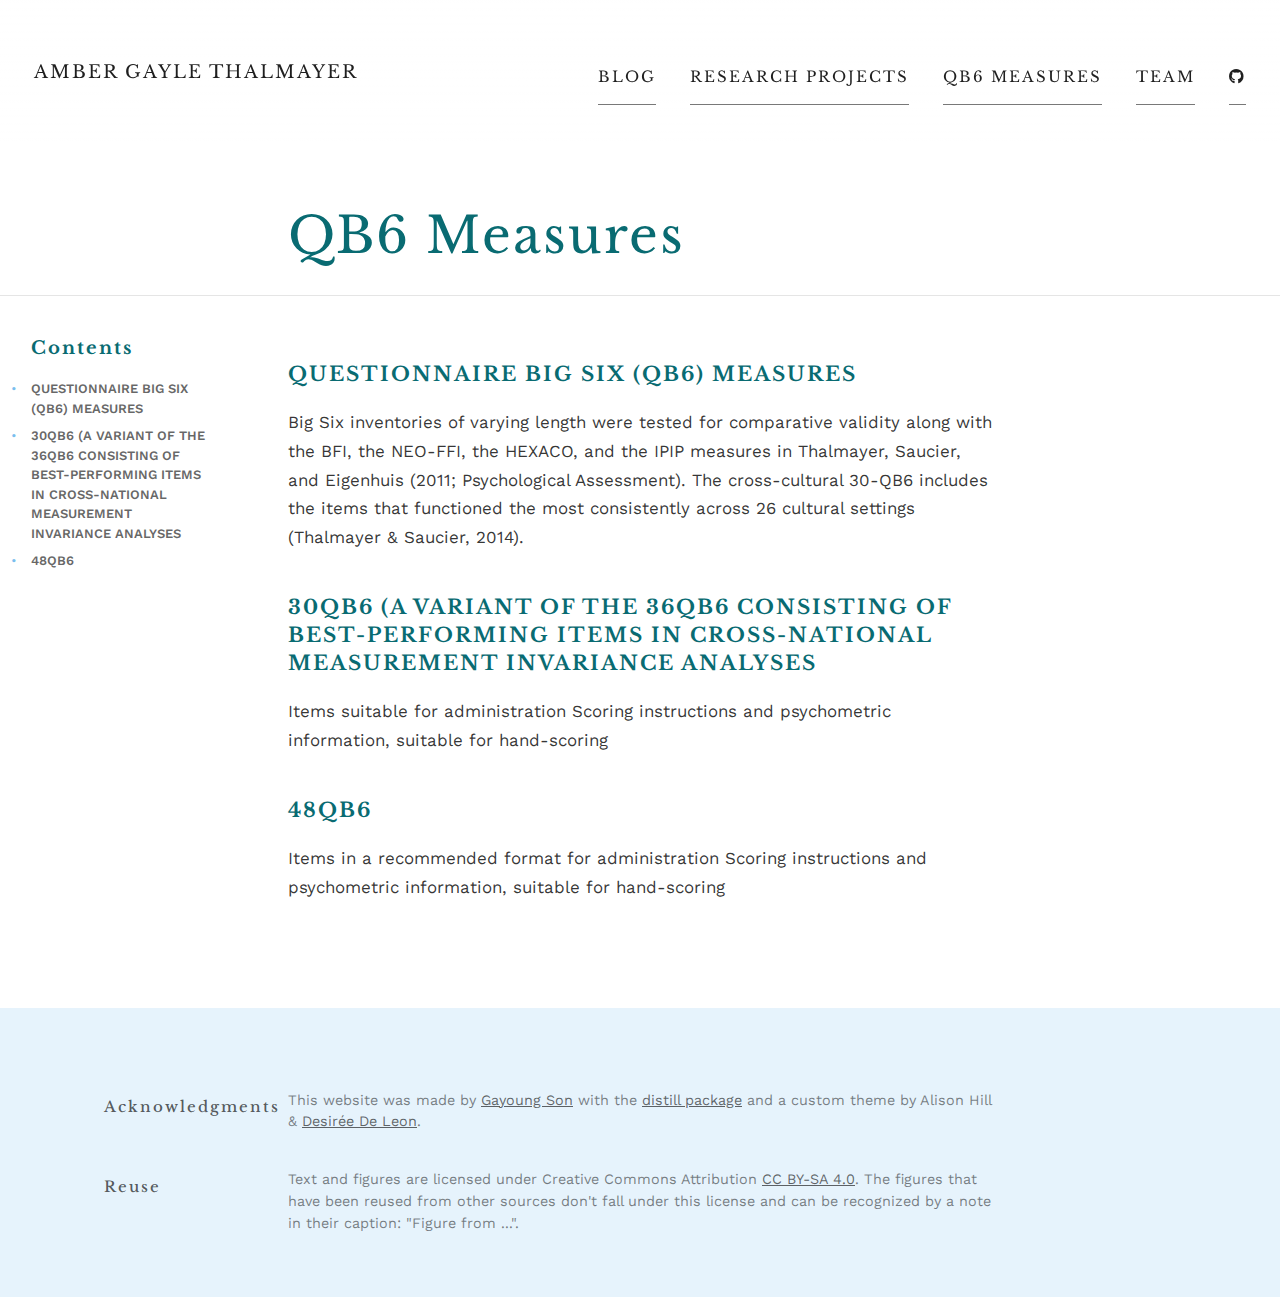
<file: docs/measures.html>
<!DOCTYPE html>

<html xmlns="http://www.w3.org/1999/xhtml" lang="" xml:lang="">

<head>
  <meta charset="utf-8"/>
  <meta name="viewport" content="width=device-width, initial-scale=1"/>
  <meta http-equiv="X-UA-Compatible" content="IE=Edge,chrome=1"/>
  <meta name="generator" content="distill" />

  <style type="text/css">
  /* Hide doc at startup (prevent jankiness while JS renders/transforms) */
  body {
    visibility: hidden;
  }
  </style>

 <!--radix_placeholder_import_source-->
 <!--/radix_placeholder_import_source-->

<style type="text/css">code{white-space: pre;}</style>
<style type="text/css" data-origin="pandoc">
pre > code.sourceCode { white-space: pre; position: relative; }
pre > code.sourceCode > span { display: inline-block; line-height: 1.25; }
pre > code.sourceCode > span:empty { height: 1.2em; }
.sourceCode { overflow: visible; }
code.sourceCode > span { color: inherit; text-decoration: inherit; }
div.sourceCode { margin: 1em 0; }
pre.sourceCode { margin: 0; }
@media screen {
div.sourceCode { overflow: auto; }
}
@media print {
pre > code.sourceCode { white-space: pre-wrap; }
pre > code.sourceCode > span { text-indent: -5em; padding-left: 5em; }
}
pre.numberSource code
  { counter-reset: source-line 0; }
pre.numberSource code > span
  { position: relative; left: -4em; counter-increment: source-line; }
pre.numberSource code > span > a:first-child::before
  { content: counter(source-line);
    position: relative; left: -1em; text-align: right; vertical-align: baseline;
    border: none; display: inline-block;
    -webkit-touch-callout: none; -webkit-user-select: none;
    -khtml-user-select: none; -moz-user-select: none;
    -ms-user-select: none; user-select: none;
    padding: 0 4px; width: 4em;
    color: #aaaaaa;
  }
pre.numberSource { margin-left: 3em; border-left: 1px solid #aaaaaa;  padding-left: 4px; }
div.sourceCode
  { color: #00769e; background-color: #f1f3f5; }
@media screen {
pre > code.sourceCode > span > a:first-child::before { text-decoration: underline; }
}
code span { color: #00769e; } /* Normal */
code span.al { color: #ad0000; } /* Alert */
code span.an { color: #5e5e5e; } /* Annotation */
code span.at { color: #657422; } /* Attribute */
code span.bn { color: #ad0000; } /* BaseN */
code span.bu { } /* BuiltIn */
code span.cf { color: #00769e; } /* ControlFlow */
code span.ch { color: #20794d; } /* Char */
code span.cn { color: #8f5902; } /* Constant */
code span.co { color: #5e5e5e; } /* Comment */
code span.cv { color: #5e5e5e; font-style: italic; } /* CommentVar */
code span.do { color: #5e5e5e; font-style: italic; } /* Documentation */
code span.dt { color: #ad0000; } /* DataType */
code span.dv { color: #ad0000; } /* DecVal */
code span.er { color: #ad0000; } /* Error */
code span.ex { } /* Extension */
code span.fl { color: #ad0000; } /* Float */
code span.fu { color: #4758ab; } /* Function */
code span.im { } /* Import */
code span.in { color: #5e5e5e; } /* Information */
code span.kw { color: #00769e; } /* Keyword */
code span.op { color: #5e5e5e; } /* Operator */
code span.ot { color: #00769e; } /* Other */
code span.pp { color: #ad0000; } /* Preprocessor */
code span.sc { color: #5e5e5e; } /* SpecialChar */
code span.ss { color: #20794d; } /* SpecialString */
code span.st { color: #20794d; } /* String */
code span.va { color: #111111; } /* Variable */
code span.vs { color: #20794d; } /* VerbatimString */
code span.wa { color: #5e5e5e; font-style: italic; } /* Warning */
</style>


  <!--radix_placeholder_meta_tags-->
  <title>Amber Gayle Thalmayer: QB6 Measures</title>


  <link rel="license" href="https://creativecommons.org/licenses/by-sa/4.0/"/>


  <!--  https://developers.facebook.com/docs/sharing/webmasters#markup -->
  <meta property="og:title" content="Amber Gayle Thalmayer: QB6 Measures"/>
  <meta property="og:type" content="article"/>
  <meta property="og:locale" content="en_US"/>
  <meta property="og:site_name" content="Amber Gayle Thalmayer"/>

  <!--  https://dev.twitter.com/cards/types/summary -->
  <meta property="twitter:card" content="summary"/>
  <meta property="twitter:title" content="Amber Gayle Thalmayer: QB6 Measures"/>

  <!--/radix_placeholder_meta_tags-->
  <!--radix_placeholder_rmarkdown_metadata-->

  <script type="text/json" id="radix-rmarkdown-metadata">
  {"type":"list","attributes":{"names":{"type":"character","attributes":{},"value":["title"]}},"value":[{"type":"character","attributes":{},"value":["QB6 Measures"]}]}
  </script>
  <!--/radix_placeholder_rmarkdown_metadata-->
  <!--radix_placeholder_navigation_in_header-->
  <meta name="distill:offset" content=""/>

  <script type="application/javascript">

    window.headroom_prevent_pin = false;

    window.document.addEventListener("DOMContentLoaded", function (event) {

      // initialize headroom for banner
      var header = $('header').get(0);
      var headerHeight = header.offsetHeight;
      var headroom = new Headroom(header, {
        tolerance: 5,
        onPin : function() {
          if (window.headroom_prevent_pin) {
            window.headroom_prevent_pin = false;
            headroom.unpin();
          }
        }
      });
      headroom.init();
      if(window.location.hash)
        headroom.unpin();
      $(header).addClass('headroom--transition');

      // offset scroll location for banner on hash change
      // (see: https://github.com/WickyNilliams/headroom.js/issues/38)
      window.addEventListener("hashchange", function(event) {
        window.scrollTo(0, window.pageYOffset - (headerHeight + 25));
      });

      // responsive menu
      $('.distill-site-header').each(function(i, val) {
        var topnav = $(this);
        var toggle = topnav.find('.nav-toggle');
        toggle.on('click', function() {
          topnav.toggleClass('responsive');
        });
      });

      // nav dropdowns
      $('.nav-dropbtn').click(function(e) {
        $(this).next('.nav-dropdown-content').toggleClass('nav-dropdown-active');
        $(this).parent().siblings('.nav-dropdown')
           .children('.nav-dropdown-content').removeClass('nav-dropdown-active');
      });
      $("body").click(function(e){
        $('.nav-dropdown-content').removeClass('nav-dropdown-active');
      });
      $(".nav-dropdown").click(function(e){
        e.stopPropagation();
      });
    });
  </script>

  <style type="text/css">

  /* Theme (user-documented overrideables for nav appearance) */

  .distill-site-nav {
    color: rgba(255, 255, 255, 0.8);
    background-color: #0F2E3D;
    font-size: 15px;
    font-weight: 300;
  }

  .distill-site-nav a {
    color: inherit;
    text-decoration: none;
  }

  .distill-site-nav a:hover {
    color: white;
  }

  @media print {
    .distill-site-nav {
      display: none;
    }
  }

  .distill-site-header {

  }

  .distill-site-footer {

  }


  /* Site Header */

  .distill-site-header {
    width: 100%;
    box-sizing: border-box;
    z-index: 3;
  }

  .distill-site-header .nav-left {
    display: inline-block;
    margin-left: 8px;
  }

  @media screen and (max-width: 768px) {
    .distill-site-header .nav-left {
      margin-left: 0;
    }
  }


  .distill-site-header .nav-right {
    float: right;
    margin-right: 8px;
  }

  .distill-site-header a,
  .distill-site-header .title {
    display: inline-block;
    text-align: center;
    padding: 14px 10px 14px 10px;
  }

  .distill-site-header .title {
    font-size: 18px;
    min-width: 150px;
  }

  .distill-site-header .logo {
    padding: 0;
  }

  .distill-site-header .logo img {
    display: none;
    max-height: 20px;
    width: auto;
    margin-bottom: -4px;
  }

  .distill-site-header .nav-image img {
    max-height: 18px;
    width: auto;
    display: inline-block;
    margin-bottom: -3px;
  }



  @media screen and (min-width: 1000px) {
    .distill-site-header .logo img {
      display: inline-block;
    }
    .distill-site-header .nav-left {
      margin-left: 20px;
    }
    .distill-site-header .nav-right {
      margin-right: 20px;
    }
    .distill-site-header .title {
      padding-left: 12px;
    }
  }


  .distill-site-header .nav-toggle {
    display: none;
  }

  .nav-dropdown {
    display: inline-block;
    position: relative;
  }

  .nav-dropdown .nav-dropbtn {
    border: none;
    outline: none;
    color: rgba(255, 255, 255, 0.8);
    padding: 16px 10px;
    background-color: transparent;
    font-family: inherit;
    font-size: inherit;
    font-weight: inherit;
    margin: 0;
    margin-top: 1px;
    z-index: 2;
  }

  .nav-dropdown-content {
    display: none;
    position: absolute;
    background-color: white;
    min-width: 200px;
    border: 1px solid rgba(0,0,0,0.15);
    border-radius: 4px;
    box-shadow: 0px 8px 16px 0px rgba(0,0,0,0.1);
    z-index: 1;
    margin-top: 2px;
    white-space: nowrap;
    padding-top: 4px;
    padding-bottom: 4px;
  }

  .nav-dropdown-content hr {
    margin-top: 4px;
    margin-bottom: 4px;
    border: none;
    border-bottom: 1px solid rgba(0, 0, 0, 0.1);
  }

  .nav-dropdown-active {
    display: block;
  }

  .nav-dropdown-content a, .nav-dropdown-content .nav-dropdown-header {
    color: black;
    padding: 6px 24px;
    text-decoration: none;
    display: block;
    text-align: left;
  }

  .nav-dropdown-content .nav-dropdown-header {
    display: block;
    padding: 5px 24px;
    padding-bottom: 0;
    text-transform: uppercase;
    font-size: 14px;
    color: #999999;
    white-space: nowrap;
  }

  .nav-dropdown:hover .nav-dropbtn {
    color: white;
  }

  .nav-dropdown-content a:hover {
    background-color: #ddd;
    color: black;
  }

  .nav-right .nav-dropdown-content {
    margin-left: -45%;
    right: 0;
  }

  @media screen and (max-width: 768px) {
    .distill-site-header a, .distill-site-header .nav-dropdown  {display: none;}
    .distill-site-header a.nav-toggle {
      float: right;
      display: block;
    }
    .distill-site-header .title {
      margin-left: 0;
    }
    .distill-site-header .nav-right {
      margin-right: 0;
    }
    .distill-site-header {
      overflow: hidden;
    }
    .nav-right .nav-dropdown-content {
      margin-left: 0;
    }
  }


  @media screen and (max-width: 768px) {
    .distill-site-header.responsive {position: relative; min-height: 500px; }
    .distill-site-header.responsive a.nav-toggle {
      position: absolute;
      right: 0;
      top: 0;
    }
    .distill-site-header.responsive a,
    .distill-site-header.responsive .nav-dropdown {
      display: block;
      text-align: left;
    }
    .distill-site-header.responsive .nav-left,
    .distill-site-header.responsive .nav-right {
      width: 100%;
    }
    .distill-site-header.responsive .nav-dropdown {float: none;}
    .distill-site-header.responsive .nav-dropdown-content {position: relative;}
    .distill-site-header.responsive .nav-dropdown .nav-dropbtn {
      display: block;
      width: 100%;
      text-align: left;
    }
  }

  /* Site Footer */

  .distill-site-footer {
    width: 100%;
    overflow: hidden;
    box-sizing: border-box;
    z-index: 3;
    margin-top: 30px;
    padding-top: 30px;
    padding-bottom: 30px;
    text-align: center;
  }

  /* Headroom */

  d-title {
    padding-top: 6rem;
  }

  @media print {
    d-title {
      padding-top: 4rem;
    }
  }

  .headroom {
    z-index: 1000;
    position: fixed;
    top: 0;
    left: 0;
    right: 0;
  }

  .headroom--transition {
    transition: all .4s ease-in-out;
  }

  .headroom--unpinned {
    top: -100px;
  }

  .headroom--pinned {
    top: 0;
  }

  /* adjust viewport for navbar height */
  /* helps vertically center bootstrap (non-distill) content */
  .min-vh-100 {
    min-height: calc(100vh - 100px) !important;
  }

  </style>

  <script src="site_libs/jquery-3.6.0/jquery-3.6.0.min.js"></script>
  <link href="site_libs/font-awesome-5.1.0/css/all.css" rel="stylesheet"/>
  <link href="site_libs/font-awesome-5.1.0/css/v4-shims.css" rel="stylesheet"/>
  <script src="site_libs/headroom-0.9.4/headroom.min.js"></script>
  <!--/radix_placeholder_navigation_in_header-->
  <!--radix_placeholder_distill-->

  <style type="text/css">

  body {
    background-color: white;
  }

  .pandoc-table {
    width: 100%;
  }

  .pandoc-table>caption {
    margin-bottom: 10px;
  }

  .pandoc-table th:not([align]) {
    text-align: left;
  }

  .pagedtable-footer {
    font-size: 15px;
  }

  d-byline .byline {
    grid-template-columns: 2fr 2fr;
  }

  d-byline .byline h3 {
    margin-block-start: 1.5em;
  }

  d-byline .byline .authors-affiliations h3 {
    margin-block-start: 0.5em;
  }

  .authors-affiliations .orcid-id {
    width: 16px;
    height:16px;
    margin-left: 4px;
    margin-right: 4px;
    vertical-align: middle;
    padding-bottom: 2px;
  }

  d-title .dt-tags {
    margin-top: 1em;
    grid-column: text;
  }

  .dt-tags .dt-tag {
    text-decoration: none;
    display: inline-block;
    color: rgba(0,0,0,0.6);
    padding: 0em 0.4em;
    margin-right: 0.5em;
    margin-bottom: 0.4em;
    font-size: 70%;
    border: 1px solid rgba(0,0,0,0.2);
    border-radius: 3px;
    text-transform: uppercase;
    font-weight: 500;
  }

  d-article table.gt_table td,
  d-article table.gt_table th {
    border-bottom: none;
    font-size: 100%;
  }

  .html-widget {
    margin-bottom: 2.0em;
  }

  .l-screen-inset {
    padding-right: 16px;
  }

  .l-screen .caption {
    margin-left: 10px;
  }

  .shaded {
    background: rgb(247, 247, 247);
    padding-top: 20px;
    padding-bottom: 20px;
    border-top: 1px solid rgba(0, 0, 0, 0.1);
    border-bottom: 1px solid rgba(0, 0, 0, 0.1);
  }

  .shaded .html-widget {
    margin-bottom: 0;
    border: 1px solid rgba(0, 0, 0, 0.1);
  }

  .shaded .shaded-content {
    background: white;
  }

  .text-output {
    margin-top: 0;
    line-height: 1.5em;
  }

  .hidden {
    display: none !important;
  }

  d-article {
    padding-top: 2.5rem;
    padding-bottom: 30px;
  }

  d-appendix {
    padding-top: 30px;
  }

  d-article>p>img {
    width: 100%;
  }

  d-article h2 {
    margin: 1rem 0 1.5rem 0;
  }

  d-article h3 {
    margin-top: 1.5rem;
  }

  d-article iframe {
    border: 1px solid rgba(0, 0, 0, 0.1);
    margin-bottom: 2.0em;
    width: 100%;
  }

  /* Tweak code blocks */

  d-article div.sourceCode code,
  d-article pre code {
    font-family: Consolas, Monaco, 'Andale Mono', 'Ubuntu Mono', monospace;
  }

  d-article pre,
  d-article div.sourceCode,
  d-article div.sourceCode pre {
    overflow: auto;
  }

  d-article div.sourceCode {
    background-color: white;
  }

  d-article div.sourceCode pre {
    padding-left: 10px;
    font-size: 12px;
    border-left: 2px solid rgba(0,0,0,0.1);
  }

  d-article pre {
    font-size: 12px;
    color: black;
    background: none;
    margin-top: 0;
    text-align: left;
    white-space: pre;
    word-spacing: normal;
    word-break: normal;
    word-wrap: normal;
    line-height: 1.5;

    -moz-tab-size: 4;
    -o-tab-size: 4;
    tab-size: 4;

    -webkit-hyphens: none;
    -moz-hyphens: none;
    -ms-hyphens: none;
    hyphens: none;
  }

  d-article pre a {
    border-bottom: none;
  }

  d-article pre a:hover {
    border-bottom: none;
    text-decoration: underline;
  }

  d-article details {
    grid-column: text;
    margin-bottom: 0.8em;
  }

  @media(min-width: 768px) {

  d-article pre,
  d-article div.sourceCode,
  d-article div.sourceCode pre {
    overflow: visible !important;
  }

  d-article div.sourceCode pre {
    padding-left: 18px;
    font-size: 14px;
  }

  d-article pre {
    font-size: 14px;
  }

  }

  figure img.external {
    background: white;
    border: 1px solid rgba(0, 0, 0, 0.1);
    box-shadow: 0 1px 8px rgba(0, 0, 0, 0.1);
    padding: 18px;
    box-sizing: border-box;
  }

  /* CSS for d-contents */

  .d-contents {
    grid-column: text;
    color: rgba(0,0,0,0.8);
    font-size: 0.9em;
    padding-bottom: 1em;
    margin-bottom: 1em;
    padding-bottom: 0.5em;
    margin-bottom: 1em;
    padding-left: 0.25em;
    justify-self: start;
  }

  @media(min-width: 1000px) {
    .d-contents.d-contents-float {
      height: 0;
      grid-column-start: 1;
      grid-column-end: 4;
      justify-self: center;
      padding-right: 3em;
      padding-left: 2em;
    }
  }

  .d-contents nav h3 {
    font-size: 18px;
    margin-top: 0;
    margin-bottom: 1em;
  }

  .d-contents li {
    list-style-type: none
  }

  .d-contents nav > ul {
    padding-left: 0;
  }

  .d-contents ul {
    padding-left: 1em
  }

  .d-contents nav ul li {
    margin-top: 0.6em;
    margin-bottom: 0.2em;
  }

  .d-contents nav a {
    font-size: 13px;
    border-bottom: none;
    text-decoration: none
    color: rgba(0, 0, 0, 0.8);
  }

  .d-contents nav a:hover {
    text-decoration: underline solid rgba(0, 0, 0, 0.6)
  }

  .d-contents nav > ul > li > a {
    font-weight: 600;
  }

  .d-contents nav > ul > li > ul {
    font-weight: inherit;
  }

  .d-contents nav > ul > li > ul > li {
    margin-top: 0.2em;
  }


  .d-contents nav ul {
    margin-top: 0;
    margin-bottom: 0.25em;
  }

  .d-article-with-toc h2:nth-child(2) {
    margin-top: 0;
  }


  /* Figure */

  .figure {
    position: relative;
    margin-bottom: 2.5em;
    margin-top: 1.5em;
  }

  .figure .caption {
    color: rgba(0, 0, 0, 0.6);
    font-size: 12px;
    line-height: 1.5em;
  }

  .figure img.external {
    background: white;
    border: 1px solid rgba(0, 0, 0, 0.1);
    box-shadow: 0 1px 8px rgba(0, 0, 0, 0.1);
    padding: 18px;
    box-sizing: border-box;
  }

  .figure .caption a {
    color: rgba(0, 0, 0, 0.6);
  }

  .figure .caption b,
  .figure .caption strong, {
    font-weight: 600;
    color: rgba(0, 0, 0, 1.0);
  }

  /* Citations */

  d-article .citation {
    color: inherit;
    cursor: inherit;
  }

  div.hanging-indent{
    margin-left: 1em; text-indent: -1em;
  }

  /* Citation hover box */

  .tippy-box[data-theme~=light-border] {
    background-color: rgba(250, 250, 250, 0.95);
  }

  .tippy-content > p {
    margin-bottom: 0;
    padding: 2px;
  }


  /* Tweak 1000px media break to show more text */

  @media(min-width: 1000px) {
    .base-grid,
    distill-header,
    d-title,
    d-abstract,
    d-article,
    d-appendix,
    distill-appendix,
    d-byline,
    d-footnote-list,
    d-citation-list,
    distill-footer {
      grid-template-columns: [screen-start] 1fr [page-start kicker-start] 80px [middle-start] 50px [text-start kicker-end] 65px 65px 65px 65px 65px 65px 65px 65px [text-end gutter-start] 65px [middle-end] 65px [page-end gutter-end] 1fr [screen-end];
      grid-column-gap: 16px;
    }

    .grid {
      grid-column-gap: 16px;
    }

    d-article {
      font-size: 1.06rem;
      line-height: 1.7em;
    }
    figure .caption, .figure .caption, figure figcaption {
      font-size: 13px;
    }
  }

  @media(min-width: 1180px) {
    .base-grid,
    distill-header,
    d-title,
    d-abstract,
    d-article,
    d-appendix,
    distill-appendix,
    d-byline,
    d-footnote-list,
    d-citation-list,
    distill-footer {
      grid-template-columns: [screen-start] 1fr [page-start kicker-start] 60px [middle-start] 60px [text-start kicker-end] 60px 60px 60px 60px 60px 60px 60px 60px [text-end gutter-start] 60px [middle-end] 60px [page-end gutter-end] 1fr [screen-end];
      grid-column-gap: 32px;
    }

    .grid {
      grid-column-gap: 32px;
    }
  }


  /* Get the citation styles for the appendix (not auto-injected on render since
     we do our own rendering of the citation appendix) */

  d-appendix .citation-appendix,
  .d-appendix .citation-appendix {
    font-size: 11px;
    line-height: 15px;
    border-left: 1px solid rgba(0, 0, 0, 0.1);
    padding-left: 18px;
    border: 1px solid rgba(0,0,0,0.1);
    background: rgba(0, 0, 0, 0.02);
    padding: 10px 18px;
    border-radius: 3px;
    color: rgba(150, 150, 150, 1);
    overflow: hidden;
    margin-top: -12px;
    white-space: pre-wrap;
    word-wrap: break-word;
  }

  /* Include appendix styles here so they can be overridden */

  d-appendix {
    contain: layout style;
    font-size: 0.8em;
    line-height: 1.7em;
    margin-top: 60px;
    margin-bottom: 0;
    border-top: 1px solid rgba(0, 0, 0, 0.1);
    color: rgba(0,0,0,0.5);
    padding-top: 60px;
    padding-bottom: 48px;
  }

  d-appendix h3 {
    grid-column: page-start / text-start;
    font-size: 15px;
    font-weight: 500;
    margin-top: 1em;
    margin-bottom: 0;
    color: rgba(0,0,0,0.65);
  }

  d-appendix h3 + * {
    margin-top: 1em;
  }

  d-appendix ol {
    padding: 0 0 0 15px;
  }

  @media (min-width: 768px) {
    d-appendix ol {
      padding: 0 0 0 30px;
      margin-left: -30px;
    }
  }

  d-appendix li {
    margin-bottom: 1em;
  }

  d-appendix a {
    color: rgba(0, 0, 0, 0.6);
  }

  d-appendix > * {
    grid-column: text;
  }

  d-appendix > d-footnote-list,
  d-appendix > d-citation-list,
  d-appendix > distill-appendix {
    grid-column: screen;
  }

  /* Include footnote styles here so they can be overridden */

  d-footnote-list {
    contain: layout style;
  }

  d-footnote-list > * {
    grid-column: text;
  }

  d-footnote-list a.footnote-backlink {
    color: rgba(0,0,0,0.3);
    padding-left: 0.5em;
  }



  /* Anchor.js */

  .anchorjs-link {
    /*transition: all .25s linear; */
    text-decoration: none;
    border-bottom: none;
  }
  *:hover > .anchorjs-link {
    margin-left: -1.125em !important;
    text-decoration: none;
    border-bottom: none;
  }

  /* Social footer */

  .social_footer {
    margin-top: 30px;
    margin-bottom: 0;
    color: rgba(0,0,0,0.67);
  }

  .disqus-comments {
    margin-right: 30px;
  }

  .disqus-comment-count {
    border-bottom: 1px solid rgba(0, 0, 0, 0.4);
    cursor: pointer;
  }

  #disqus_thread {
    margin-top: 30px;
  }

  .article-sharing a {
    border-bottom: none;
    margin-right: 8px;
  }

  .article-sharing a:hover {
    border-bottom: none;
  }

  .sidebar-section.subscribe {
    font-size: 12px;
    line-height: 1.6em;
  }

  .subscribe p {
    margin-bottom: 0.5em;
  }


  .article-footer .subscribe {
    font-size: 15px;
    margin-top: 45px;
  }


  .sidebar-section.custom {
    font-size: 12px;
    line-height: 1.6em;
  }

  .custom p {
    margin-bottom: 0.5em;
  }

  /* Styles for listing layout (hide title) */
  .layout-listing d-title, .layout-listing .d-title {
    display: none;
  }

  /* Styles for posts lists (not auto-injected) */


  .posts-with-sidebar {
    padding-left: 45px;
    padding-right: 45px;
  }

  .posts-list .description h2,
  .posts-list .description p {
    font-family: -apple-system, BlinkMacSystemFont, "Segoe UI", Roboto, Oxygen, Ubuntu, Cantarell, "Fira Sans", "Droid Sans", "Helvetica Neue", Arial, sans-serif;
  }

  .posts-list .description h2 {
    font-weight: 700;
    border-bottom: none;
    padding-bottom: 0;
  }

  .posts-list h2.post-tag {
    border-bottom: 1px solid rgba(0, 0, 0, 0.2);
    padding-bottom: 12px;
  }
  .posts-list {
    margin-top: 60px;
    margin-bottom: 24px;
  }

  .posts-list .post-preview {
    text-decoration: none;
    overflow: hidden;
    display: block;
    border-bottom: 1px solid rgba(0, 0, 0, 0.1);
    padding: 24px 0;
  }

  .post-preview-last {
    border-bottom: none !important;
  }

  .posts-list .posts-list-caption {
    grid-column: screen;
    font-weight: 400;
  }

  .posts-list .post-preview h2 {
    margin: 0 0 6px 0;
    line-height: 1.2em;
    font-style: normal;
    font-size: 24px;
  }

  .posts-list .post-preview p {
    margin: 0 0 12px 0;
    line-height: 1.4em;
    font-size: 16px;
  }

  .posts-list .post-preview .thumbnail {
    box-sizing: border-box;
    margin-bottom: 24px;
    position: relative;
    max-width: 500px;
  }
  .posts-list .post-preview img {
    width: 100%;
    display: block;
  }

  .posts-list .metadata {
    font-size: 12px;
    line-height: 1.4em;
    margin-bottom: 18px;
  }

  .posts-list .metadata > * {
    display: inline-block;
  }

  .posts-list .metadata .publishedDate {
    margin-right: 2em;
  }

  .posts-list .metadata .dt-authors {
    display: block;
    margin-top: 0.3em;
    margin-right: 2em;
  }

  .posts-list .dt-tags {
    display: block;
    line-height: 1em;
  }

  .posts-list .dt-tags .dt-tag {
    display: inline-block;
    color: rgba(0,0,0,0.6);
    padding: 0.3em 0.4em;
    margin-right: 0.2em;
    margin-bottom: 0.4em;
    font-size: 60%;
    border: 1px solid rgba(0,0,0,0.2);
    border-radius: 3px;
    text-transform: uppercase;
    font-weight: 500;
  }

  .posts-list img {
    opacity: 1;
  }

  .posts-list img[data-src] {
    opacity: 0;
  }

  .posts-more {
    clear: both;
  }


  .posts-sidebar {
    font-size: 16px;
  }

  .posts-sidebar h3 {
    font-size: 16px;
    margin-top: 0;
    margin-bottom: 0.5em;
    font-weight: 400;
    text-transform: uppercase;
  }

  .sidebar-section {
    margin-bottom: 30px;
  }

  .categories ul {
    list-style-type: none;
    margin: 0;
    padding: 0;
  }

  .categories li {
    color: rgba(0, 0, 0, 0.8);
    margin-bottom: 0;
  }

  .categories li>a {
    border-bottom: none;
  }

  .categories li>a:hover {
    border-bottom: 1px solid rgba(0, 0, 0, 0.4);
  }

  .categories .active {
    font-weight: 600;
  }

  .categories .category-count {
    color: rgba(0, 0, 0, 0.4);
  }


  @media(min-width: 768px) {
    .posts-list .post-preview h2 {
      font-size: 26px;
    }
    .posts-list .post-preview .thumbnail {
      float: right;
      width: 30%;
      margin-bottom: 0;
    }
    .posts-list .post-preview .description {
      float: left;
      width: 45%;
    }
    .posts-list .post-preview .metadata {
      float: left;
      width: 20%;
      margin-top: 8px;
    }
    .posts-list .post-preview p {
      margin: 0 0 12px 0;
      line-height: 1.5em;
      font-size: 16px;
    }
    .posts-with-sidebar .posts-list {
      float: left;
      width: 75%;
    }
    .posts-with-sidebar .posts-sidebar {
      float: right;
      width: 20%;
      margin-top: 60px;
      padding-top: 24px;
      padding-bottom: 24px;
    }
  }


  /* Improve display for browsers without grid (IE/Edge <= 15) */

  .downlevel {
    line-height: 1.6em;
    font-family: -apple-system, BlinkMacSystemFont, "Segoe UI", Roboto, Oxygen, Ubuntu, Cantarell, "Fira Sans", "Droid Sans", "Helvetica Neue", Arial, sans-serif;
    margin: 0;
  }

  .downlevel .d-title {
    padding-top: 6rem;
    padding-bottom: 1.5rem;
  }

  .downlevel .d-title h1 {
    font-size: 50px;
    font-weight: 700;
    line-height: 1.1em;
    margin: 0 0 0.5rem;
  }

  .downlevel .d-title p {
    font-weight: 300;
    font-size: 1.2rem;
    line-height: 1.55em;
    margin-top: 0;
  }

  .downlevel .d-byline {
    padding-top: 0.8em;
    padding-bottom: 0.8em;
    font-size: 0.8rem;
    line-height: 1.8em;
  }

  .downlevel .section-separator {
    border: none;
    border-top: 1px solid rgba(0, 0, 0, 0.1);
  }

  .downlevel .d-article {
    font-size: 1.06rem;
    line-height: 1.7em;
    padding-top: 1rem;
    padding-bottom: 2rem;
  }


  .downlevel .d-appendix {
    padding-left: 0;
    padding-right: 0;
    max-width: none;
    font-size: 0.8em;
    line-height: 1.7em;
    margin-bottom: 0;
    color: rgba(0,0,0,0.5);
    padding-top: 40px;
    padding-bottom: 48px;
  }

  .downlevel .footnotes ol {
    padding-left: 13px;
  }

  .downlevel .base-grid,
  .downlevel .distill-header,
  .downlevel .d-title,
  .downlevel .d-abstract,
  .downlevel .d-article,
  .downlevel .d-appendix,
  .downlevel .distill-appendix,
  .downlevel .d-byline,
  .downlevel .d-footnote-list,
  .downlevel .d-citation-list,
  .downlevel .distill-footer,
  .downlevel .appendix-bottom,
  .downlevel .posts-container {
    padding-left: 40px;
    padding-right: 40px;
  }

  @media(min-width: 768px) {
    .downlevel .base-grid,
    .downlevel .distill-header,
    .downlevel .d-title,
    .downlevel .d-abstract,
    .downlevel .d-article,
    .downlevel .d-appendix,
    .downlevel .distill-appendix,
    .downlevel .d-byline,
    .downlevel .d-footnote-list,
    .downlevel .d-citation-list,
    .downlevel .distill-footer,
    .downlevel .appendix-bottom,
    .downlevel .posts-container {
    padding-left: 150px;
    padding-right: 150px;
    max-width: 900px;
  }
  }

  .downlevel pre code {
    display: block;
    border-left: 2px solid rgba(0, 0, 0, .1);
    padding: 0 0 0 20px;
    font-size: 14px;
  }

  .downlevel code, .downlevel pre {
    color: black;
    background: none;
    font-family: Consolas, Monaco, 'Andale Mono', 'Ubuntu Mono', monospace;
    text-align: left;
    white-space: pre;
    word-spacing: normal;
    word-break: normal;
    word-wrap: normal;
    line-height: 1.5;

    -moz-tab-size: 4;
    -o-tab-size: 4;
    tab-size: 4;

    -webkit-hyphens: none;
    -moz-hyphens: none;
    -ms-hyphens: none;
    hyphens: none;
  }

  .downlevel .posts-list .post-preview {
    color: inherit;
  }



  </style>

  <script type="application/javascript">

  function is_downlevel_browser() {
    if (bowser.isUnsupportedBrowser({ msie: "12", msedge: "16"},
                                   window.navigator.userAgent)) {
      return true;
    } else {
      return window.load_distill_framework === undefined;
    }
  }

  // show body when load is complete
  function on_load_complete() {

    // add anchors
    if (window.anchors) {
      window.anchors.options.placement = 'left';
      window.anchors.add('d-article > h2, d-article > h3, d-article > h4, d-article > h5');
    }


    // set body to visible
    document.body.style.visibility = 'visible';

    // force redraw for leaflet widgets
    if (window.HTMLWidgets) {
      var maps = window.HTMLWidgets.findAll(".leaflet");
      $.each(maps, function(i, el) {
        var map = this.getMap();
        map.invalidateSize();
        map.eachLayer(function(layer) {
          if (layer instanceof L.TileLayer)
            layer.redraw();
        });
      });
    }

    // trigger 'shown' so htmlwidgets resize
    $('d-article').trigger('shown');
  }

  function init_distill() {

    init_common();

    // create front matter
    var front_matter = $('<d-front-matter></d-front-matter>');
    $('#distill-front-matter').wrap(front_matter);

    // create d-title
    $('.d-title').changeElementType('d-title');

    // create d-byline
    var byline = $('<d-byline></d-byline>');
    $('.d-byline').replaceWith(byline);

    // create d-article
    var article = $('<d-article></d-article>');
    $('.d-article').wrap(article).children().unwrap();

    // move posts container into article
    $('.posts-container').appendTo($('d-article'));

    // create d-appendix
    $('.d-appendix').changeElementType('d-appendix');

    // flag indicating that we have appendix items
    var appendix = $('.appendix-bottom').children('h3').length > 0;

    // replace footnotes with <d-footnote>
    $('.footnote-ref').each(function(i, val) {
      appendix = true;
      var href = $(this).attr('href');
      var id = href.replace('#', '');
      var fn = $('#' + id);
      var fn_p = $('#' + id + '>p');
      fn_p.find('.footnote-back').remove();
      var text = fn_p.html();
      var dtfn = $('<d-footnote></d-footnote>');
      dtfn.html(text);
      $(this).replaceWith(dtfn);
    });
    // remove footnotes
    $('.footnotes').remove();

    // move refs into #references-listing
    $('#references-listing').replaceWith($('#refs'));

    $('h1.appendix, h2.appendix').each(function(i, val) {
      $(this).changeElementType('h3');
    });
    $('h3.appendix').each(function(i, val) {
      var id = $(this).attr('id');
      $('.d-contents a[href="#' + id + '"]').parent().remove();
      appendix = true;
      $(this).nextUntil($('h1, h2, h3')).addBack().appendTo($('d-appendix'));
    });

    // show d-appendix if we have appendix content
    $("d-appendix").css('display', appendix ? 'grid' : 'none');

    // localize layout chunks to just output
    $('.layout-chunk').each(function(i, val) {

      // capture layout
      var layout = $(this).attr('data-layout');

      // apply layout to markdown level block elements
      var elements = $(this).children().not('details, div.sourceCode, pre, script');
      elements.each(function(i, el) {
        var layout_div = $('<div class="' + layout + '"></div>');
        if (layout_div.hasClass('shaded')) {
          var shaded_content = $('<div class="shaded-content"></div>');
          $(this).wrap(shaded_content);
          $(this).parent().wrap(layout_div);
        } else {
          $(this).wrap(layout_div);
        }
      });


      // unwrap the layout-chunk div
      $(this).children().unwrap();
    });

    // remove code block used to force  highlighting css
    $('.distill-force-highlighting-css').parent().remove();

    // remove empty line numbers inserted by pandoc when using a
    // custom syntax highlighting theme
    $('code.sourceCode a:empty').remove();

    // load distill framework
    load_distill_framework();

    // wait for window.distillRunlevel == 4 to do post processing
    function distill_post_process() {

      if (!window.distillRunlevel || window.distillRunlevel < 4)
        return;

      // hide author/affiliations entirely if we have no authors
      var front_matter = JSON.parse($("#distill-front-matter").html());
      var have_authors = front_matter.authors && front_matter.authors.length > 0;
      if (!have_authors)
        $('d-byline').addClass('hidden');

      // article with toc class
      $('.d-contents').parent().addClass('d-article-with-toc');

      // strip links that point to #
      $('.authors-affiliations').find('a[href="#"]').removeAttr('href');

      // add orcid ids
      $('.authors-affiliations').find('.author').each(function(i, el) {
        var orcid_id = front_matter.authors[i].orcidID;
        if (orcid_id) {
          var a = $('<a></a>');
          a.attr('href', 'https://orcid.org/' + orcid_id);
          var img = $('<img></img>');
          img.addClass('orcid-id');
          img.attr('alt', 'ORCID ID');
          img.attr('src','[data-uri]');
          a.append(img);
          $(this).append(a);
        }
      });

      // hide elements of author/affiliations grid that have no value
      function hide_byline_column(caption) {
        $('d-byline').find('h3:contains("' + caption + '")').parent().css('visibility', 'hidden');
      }

      // affiliations
      var have_affiliations = false;
      for (var i = 0; i<front_matter.authors.length; ++i) {
        var author = front_matter.authors[i];
        if (author.affiliation !== "&nbsp;") {
          have_affiliations = true;
          break;
        }
      }
      if (!have_affiliations)
        $('d-byline').find('h3:contains("Affiliations")').css('visibility', 'hidden');

      // published date
      if (!front_matter.publishedDate)
        hide_byline_column("Published");

      // document object identifier
      var doi = $('d-byline').find('h3:contains("DOI")');
      var doi_p = doi.next().empty();
      if (!front_matter.doi) {
        // if we have a citation and valid citationText then link to that
        if ($('#citation').length > 0 && front_matter.citationText) {
          doi.html('Citation');
          $('<a href="#citation"></a>')
            .text(front_matter.citationText)
            .appendTo(doi_p);
        } else {
          hide_byline_column("DOI");
        }
      } else {
        $('<a></a>')
           .attr('href', "https://doi.org/" + front_matter.doi)
           .html(front_matter.doi)
           .appendTo(doi_p);
      }

       // change plural form of authors/affiliations
      if (front_matter.authors.length === 1) {
        var grid = $('.authors-affiliations');
        grid.children('h3:contains("Authors")').text('Author');
        grid.children('h3:contains("Affiliations")').text('Affiliation');
      }

      // remove d-appendix and d-footnote-list local styles
      $('d-appendix > style:first-child').remove();
      $('d-footnote-list > style:first-child').remove();

      // move appendix-bottom entries to the bottom
      $('.appendix-bottom').appendTo('d-appendix').children().unwrap();
      $('.appendix-bottom').remove();

      // hoverable references
      $('span.citation[data-cites]').each(function() {
        const citeChild = $(this).children()[0]
        // Do not process if @xyz has been used without escaping and without bibliography activated
        // https://github.com/rstudio/distill/issues/466
        if (citeChild === undefined) return true

        if (citeChild.nodeName == "D-FOOTNOTE") {
          var fn = citeChild
          $(this).html(fn.shadowRoot.querySelector("sup"))
          $(this).id = fn.id
          fn.remove()
        }
        var refs = $(this).attr('data-cites').split(" ");
        var refHtml = refs.map(function(ref) {
          // Could use CSS.escape too here, we insure backward compatibility in navigator
          return "<p>" + $('div[id="ref-' + ref + '"]').html() + "</p>";
        }).join("\n");
        window.tippy(this, {
          allowHTML: true,
          content: refHtml,
          maxWidth: 500,
          interactive: true,
          interactiveBorder: 10,
          theme: 'light-border',
          placement: 'bottom-start'
        });
      });

      // fix footnotes in tables (#411)
      // replacing broken distill.pub feature
      $('table d-footnote').each(function() {
        // we replace internal showAtNode methode which is triggered when hovering a footnote
        this.hoverBox.showAtNode = function(node) {
          // ported from https://github.com/distillpub/template/pull/105/files
          calcOffset = function(elem) {
              let x = elem.offsetLeft;
              let y = elem.offsetTop;
              // Traverse upwards until an `absolute` element is found or `elem`
              // becomes null.
              while (elem = elem.offsetParent && elem.style.position != 'absolute') {
                  x += elem.offsetLeft;
                  y += elem.offsetTop;
              }

              return { left: x, top: y };
          }
          // https://developer.mozilla.org/en-US/docs/Web/API/HTMLElement/offsetTop
          const bbox = node.getBoundingClientRect();
          const offset = calcOffset(node);
          this.show([offset.left + bbox.width, offset.top + bbox.height]);
        }
      })

      // clear polling timer
      clearInterval(tid);

      // show body now that everything is ready
      on_load_complete();
    }

    var tid = setInterval(distill_post_process, 50);
    distill_post_process();

  }

  function init_downlevel() {

    init_common();

     // insert hr after d-title
    $('.d-title').after($('<hr class="section-separator"/>'));

    // check if we have authors
    var front_matter = JSON.parse($("#distill-front-matter").html());
    var have_authors = front_matter.authors && front_matter.authors.length > 0;

    // manage byline/border
    if (!have_authors)
      $('.d-byline').remove();
    $('.d-byline').after($('<hr class="section-separator"/>'));
    $('.d-byline a').remove();

    // remove toc
    $('.d-contents').remove();

    // move appendix elements
    $('h1.appendix, h2.appendix').each(function(i, val) {
      $(this).changeElementType('h3');
    });
    $('h3.appendix').each(function(i, val) {
      $(this).nextUntil($('h1, h2, h3')).addBack().appendTo($('.d-appendix'));
    });


    // inject headers into references and footnotes
    var refs_header = $('<h3></h3>');
    refs_header.text('References');
    $('#refs').prepend(refs_header);

    var footnotes_header = $('<h3></h3');
    footnotes_header.text('Footnotes');
    $('.footnotes').children('hr').first().replaceWith(footnotes_header);

    // move appendix-bottom entries to the bottom
    $('.appendix-bottom').appendTo('.d-appendix').children().unwrap();
    $('.appendix-bottom').remove();

    // remove appendix if it's empty
    if ($('.d-appendix').children().length === 0)
      $('.d-appendix').remove();

    // prepend separator above appendix
    $('.d-appendix').before($('<hr class="section-separator" style="clear: both"/>'));

    // trim code
    $('pre>code').each(function(i, val) {
      $(this).html($.trim($(this).html()));
    });

    // move posts-container right before article
    $('.posts-container').insertBefore($('.d-article'));

    $('body').addClass('downlevel');

    on_load_complete();
  }


  function init_common() {

    // jquery plugin to change element types
    (function($) {
      $.fn.changeElementType = function(newType) {
        var attrs = {};

        $.each(this[0].attributes, function(idx, attr) {
          attrs[attr.nodeName] = attr.nodeValue;
        });

        this.replaceWith(function() {
          return $("<" + newType + "/>", attrs).append($(this).contents());
        });
      };
    })(jQuery);

    // prevent underline for linked images
    $('a > img').parent().css({'border-bottom' : 'none'});

    // mark non-body figures created by knitr chunks as 100% width
    $('.layout-chunk').each(function(i, val) {
      var figures = $(this).find('img, .html-widget');
      // ignore leaflet img layers (#106)
      figures = figures.filter(':not(img[class*="leaflet"])')
      if ($(this).attr('data-layout') !== "l-body") {
        figures.css('width', '100%');
      } else {
        figures.css('max-width', '100%');
        figures.filter("[width]").each(function(i, val) {
          var fig = $(this);
          fig.css('width', fig.attr('width') + 'px');
        });

      }
    });

    // auto-append index.html to post-preview links in file: protocol
    // and in rstudio ide preview
    $('.post-preview').each(function(i, val) {
      if (window.location.protocol === "file:")
        $(this).attr('href', $(this).attr('href') + "index.html");
    });

    // get rid of index.html references in header
    if (window.location.protocol !== "file:") {
      $('.distill-site-header a[href]').each(function(i,val) {
        $(this).attr('href', $(this).attr('href').replace(/^index[.]html/, "./"));
      });
    }

    // add class to pandoc style tables
    $('tr.header').parent('thead').parent('table').addClass('pandoc-table');
    $('.kable-table').children('table').addClass('pandoc-table');

    // add figcaption style to table captions
    $('caption').parent('table').addClass("figcaption");

    // initialize posts list
    if (window.init_posts_list)
      window.init_posts_list();

    // implmement disqus comment link
    $('.disqus-comment-count').click(function() {
      window.headroom_prevent_pin = true;
      $('#disqus_thread').toggleClass('hidden');
      if (!$('#disqus_thread').hasClass('hidden')) {
        var offset = $(this).offset();
        $(window).resize();
        $('html, body').animate({
          scrollTop: offset.top - 35
        });
      }
    });
  }

  document.addEventListener('DOMContentLoaded', function() {
    if (is_downlevel_browser())
      init_downlevel();
    else
      window.addEventListener('WebComponentsReady', init_distill);
  });

  </script>

  <!--/radix_placeholder_distill-->
  <script src="site_libs/header-attrs-2.16/header-attrs.js"></script>
  <link href="site_libs/panelset-0.2.6/panelset.css" rel="stylesheet" />
  <script src="site_libs/panelset-0.2.6/panelset.js"></script>
  <script src="site_libs/popper-2.6.0/popper.min.js"></script>
  <link href="site_libs/tippy-6.2.7/tippy.css" rel="stylesheet" />
  <link href="site_libs/tippy-6.2.7/tippy-light-border.css" rel="stylesheet" />
  <script src="site_libs/tippy-6.2.7/tippy.umd.min.js"></script>
  <script src="site_libs/anchor-4.2.2/anchor.min.js"></script>
  <script src="site_libs/bowser-1.9.3/bowser.min.js"></script>
  <script src="site_libs/webcomponents-2.0.0/webcomponents.js"></script>
  <script src="site_libs/distill-2.2.21/template.v2.js"></script>
  <!--radix_placeholder_site_in_header-->
  <style type="text/css">
  @import url('https://fonts.googleapis.com/css?family=Libre+Baskerville:300, 300i&display=swap');

  @import url('https://fonts.googleapis.com/css?family=Work+Sans&display=swap');

  @import url('https://fonts.googleapis.com/css?family=DM+Mono&display=swap');

  body {
    font-family: "Work Sans";
    /*color: #1f1f1f;*/
    color: #405359;
    font-size: 16px;
  }


  h1, h2, h3, h4, h5, h6 {
    font-family: "Libre Baskerville";
    letter-spacing: 2px;
    line-height: 3rem; /* increases, so wrapping headers don't overlap */ 
    color: #096B72;
    font-weight: 300;

  }

  d-title {
    padding-top: 13rem; /*so that navbar doesn't overlap fixed title */
  }

  d-title h1,
  d-article h2 {
  	font-weight: 300;
  }

  d-article div.sourceCode code, 
  d-article pre code {
  	font-family: "Work Sans", monospace;
  	font-size: 1rem;
  }

  /* --------------Navbar-------------------- */


  /* background-image for fade-to-white color of navbar */
  .distill-site-header{ 
    padding: 40px 0px;
    background-image: linear-gradient(to bottom, rgba(255, 255, 255, 1), rgba(255,255,255,0.5));   
    background-color: transparent;
    font-size: 15px;
    font-family: "Libre Baskerville";
    letter-spacing: 2px;
    text-transform: uppercase;
  }

  .distill-site-header .logo img{
    max-height: 40px; /* Makes logo bigger, default was 20px */
  }

  /* dropdown navbar color on mobile */

  @media screen and (max-width: 768px){
    .distill-site-header.responsive {
        background: rgba(255,255,255,0.99);
    }
  }


  /* Navbar Links with Animated Hover */ 


  .distill-site-header a { /* A normal link in navbar */
    color: #1f1f1f;
    display: inline-block; /* This line and line below is so pseudo-element will work later */
    position: relative; 
    text-decoration: none;
    padding-left: 0px; /* overrides default so animation looks Ok */
    padding-right: 0px; /* overrides default so animation looks Ok */
    margin: 10px 14px; /* replaces default padding values for margin values */
  }


  .distill-site-header a:hover { /* (unanimated) hover behavior for navbar links */
    color: #787878;
    padding-left: 0px; /* overrides default so animation looks Ok */
    padding-right: 0px; /* overrides default so animation looks Ok */
    margin: 10px 14px; /* replaces default padding values for margin values */
  }

  .distill-site-header a:before { /*Creates pseudoelement line under link */
    background-color: #787878;
    content: '';
    height: 1px; 
    position: absolute;
    bottom: -1px;
    transition: width 0.3s ease-in-out; /* animate the width */
    width: 100%;
  }

  .distill-site-header a:hover:before {
    width: 0; /* Shrinks width of pseudoelement to 0 when hovered */
  }

  /* Makes sure animation does NOT apply to Title or Logo links (or toggle on mobile) */

  .distill-site-header a.title:before, .distill-site-nav a.logo:before, a.nav-toggle:before {
    display: none;
  }

  .distill-site-header a.title, .distill-site-nav a.logo {
    padding: 10px 0px;
    margin: 10px 14px;
  }


  /* No navbar links on mobile except title and nav-toggle */

  @media screen and (max-width: 768px) {
    .distill-site-header a, .distill-site-header .nav-dropdown {
      display: none;
    }
    
    .distill-site-header a.title, .distill-site-header a.nav-toggle {
      display: inline-block;
      padding: 10px 0px;
      margin: 10px 14px; 
    }
  }



  /* -------------Appendix---------------- */

  d-appendix {
    background-color: #e6f3fc;
    border-top: none !important;
  }

  d-appendix h3 {
      padding-top: 0px; /*Remove padding-top from blog posts*/
  }

  /* -------------Footer------------------*/

  .distill-site-footer {
    color: #f7f7f7b0;
    background-color: #1f1f1f;
    margin-top: 0px;
    padding: 50px 20px;
    font-size: 13px;
    letter-spacing: 1px;
    text-transform: uppercase;
    line-height: 12px;
    
  }

  d-byline div.byline.grid div p,
  d-byline,
  d-byline p,
  p.author,
  p.affiliation,
  d-byline h3,
  .d-toc,
  .d-toc-header,
  .d-toc ul,
  d-appendix p {
  	font-size: 0.9rem;
  }

  d-appendix h3 + * {
  	margin-top: 1.5em !important;
  }


  /*----- COLORED LIST BULLET----*/

  d-article ul {
    list-style: none; /* Remove default bullets */
  }

  d-article ul li::before {
    content: "\2022";  /* Add content: \2022 is the CSS Code/unicode for a bullet */
    color: #79beee; /* Change the color */
    font-weight: normal; /* If you want it to be bold */
    display: inline-block; /* Needed to add space between the bullet and the text */
    width: 1.5em; /* Also needed for space (tweak if needed) */
    margin-left: -1.5em; /* Also needed for space (tweak if needed) */
  }

  d-article ul > li > p {
    display: inline; /* to have content show up next to bullet */
    line-height: 1.6em;
  }

  d-article ul > li { /*to add back in space between bullet items that I took away by making p display inline */
    margin-top: 1em;
    margin-bottom: 1em;
  }

  .d-toc ul li::before {
    content: " ";  /* Remove toc bullets */
  }

  /*----- BLOG PAGE----*/

  .posts-list .post-preview h2 {
    font-family: "Libre Baskerville";
    padding-top: 0px;
  }

  .posts-list .post-preview p {
    font-family: "Work Sans";
  }

  .posts-list .posts-list-caption {
      margin-top: 50px;
  }
  </style>
  <!--/radix_placeholder_site_in_header-->

  <link rel="stylesheet" href="styles.css" type="text/css"/>

</head>

<body>

<!--radix_placeholder_front_matter-->

<script id="distill-front-matter" type="text/json">
{"title":"QB6 Measures","authors":[]}
</script>

<!--/radix_placeholder_front_matter-->
<!--radix_placeholder_navigation_before_body-->
<header class="header header--fixed" role="banner">
<nav class="distill-site-nav distill-site-header">
<div class="nav-left">
<a href="index.html" class="title">Amber Gayle Thalmayer</a>
</div>
<div class="nav-right">
<a href="blog.html">Blog</a>
<a href="projects.html">Research Projects</a>
<a href="measures.html">QB6 Measures</a>
<a href="team.html">Team</a>
<a href="https://github.com/gayoungson/amberwebsite">
<i class="fab fa-github" aria-hidden="true"></i>
</a>
<a href="javascript:void(0);" class="nav-toggle">&#9776;</a>
</div>
</nav>
</header>
<!--/radix_placeholder_navigation_before_body-->
<!--radix_placeholder_site_before_body-->
<!--/radix_placeholder_site_before_body-->

<div class="d-title">
<h1>QB6 Measures</h1>
<!--radix_placeholder_categories-->
<!--/radix_placeholder_categories-->

</div>


<div class="d-article">
<div class="d-contents d-contents-float">
<nav class="l-text toc figcaption" id="TOC">
<h3>Contents</h3>
<ul>
<li><a href="#questionnaire-big-six-qb6-measures" id="toc-questionnaire-big-six-qb6-measures">QUESTIONNAIRE BIG SIX (QB6) MEASURES</a></li>
<li><a href="#qb6-a-variant-of-the-36qb6-consisting-of-best-performing-items-in-cross-national-measurement-invariance-analyses" id="toc-qb6-a-variant-of-the-36qb6-consisting-of-best-performing-items-in-cross-national-measurement-invariance-analyses">30QB6 (A VARIANT OF THE 36QB6 CONSISTING OF BEST-PERFORMING ITEMS IN CROSS-NATIONAL MEASUREMENT INVARIANCE ANALYSES</a></li>
<li><a href="#qb6" id="toc-qb6">48QB6</a></li>
<li><a href="#acknowledgments" id="toc-acknowledgments">Acknowledgments</a></li>
</ul>
</nav>
</div>
<h3 id="questionnaire-big-six-qb6-measures">QUESTIONNAIRE BIG SIX (QB6) MEASURES</h3>
<p>Big Six inventories of varying length were tested for comparative validity along with the BFI, the NEO-FFI, the HEXACO, and the IPIP measures in Thalmayer, Saucier, and Eigenhuis (2011; Psychological Assessment). The cross-cultural 30-QB6 includes the items that functioned the most consistently across 26 cultural settings (Thalmayer &amp; Saucier, 2014).</p>
<h3 id="qb6-a-variant-of-the-36qb6-consisting-of-best-performing-items-in-cross-national-measurement-invariance-analyses">30QB6 (A VARIANT OF THE 36QB6 CONSISTING OF BEST-PERFORMING ITEMS IN CROSS-NATIONAL MEASUREMENT INVARIANCE ANALYSES</h3>
<p>Items suitable for administration
Scoring instructions and psychometric information, suitable for hand-scoring</p>
<h3 id="qb6">48QB6</h3>
<p>Items in a recommended format for administration
Scoring instructions and psychometric information, suitable for hand-scoring</p>
<h3 class="appendix" id="acknowledgments">Acknowledgments</h3>
<p>This website was made by <a href="mailto:g.son@unibas.ch">Gayoung Son</a> with the <a href="https://rstudio.github.io/distill/">distill package</a> and a custom theme by Alison Hill &amp; <a href="https://desiree.rbind.io/">Desirée De Leon</a>.</p>
<div class="sourceCode" id="cb1"><pre class="sourceCode r distill-force-highlighting-css"><code class="sourceCode r"></code></pre></div>
<!--radix_placeholder_article_footer-->
<!--/radix_placeholder_article_footer-->
</div>

<div class="d-appendix">
</div>


<!--radix_placeholder_site_after_body-->
<!--/radix_placeholder_site_after_body-->
<!--radix_placeholder_appendices-->
<div class="appendix-bottom">
<h3 id="reuse">Reuse</h3>
<p>Text and figures are licensed under Creative Commons Attribution <a rel="license" href="https://creativecommons.org/licenses/by-sa/4.0/">CC BY-SA 4.0</a>. The figures that have been reused from other sources don't fall under this license and can be recognized by a note in their caption: "Figure from ...".</p>
</div>
<!--/radix_placeholder_appendices-->
<!--radix_placeholder_navigation_after_body-->
<!--/radix_placeholder_navigation_after_body-->

</body>

</html>
</file>
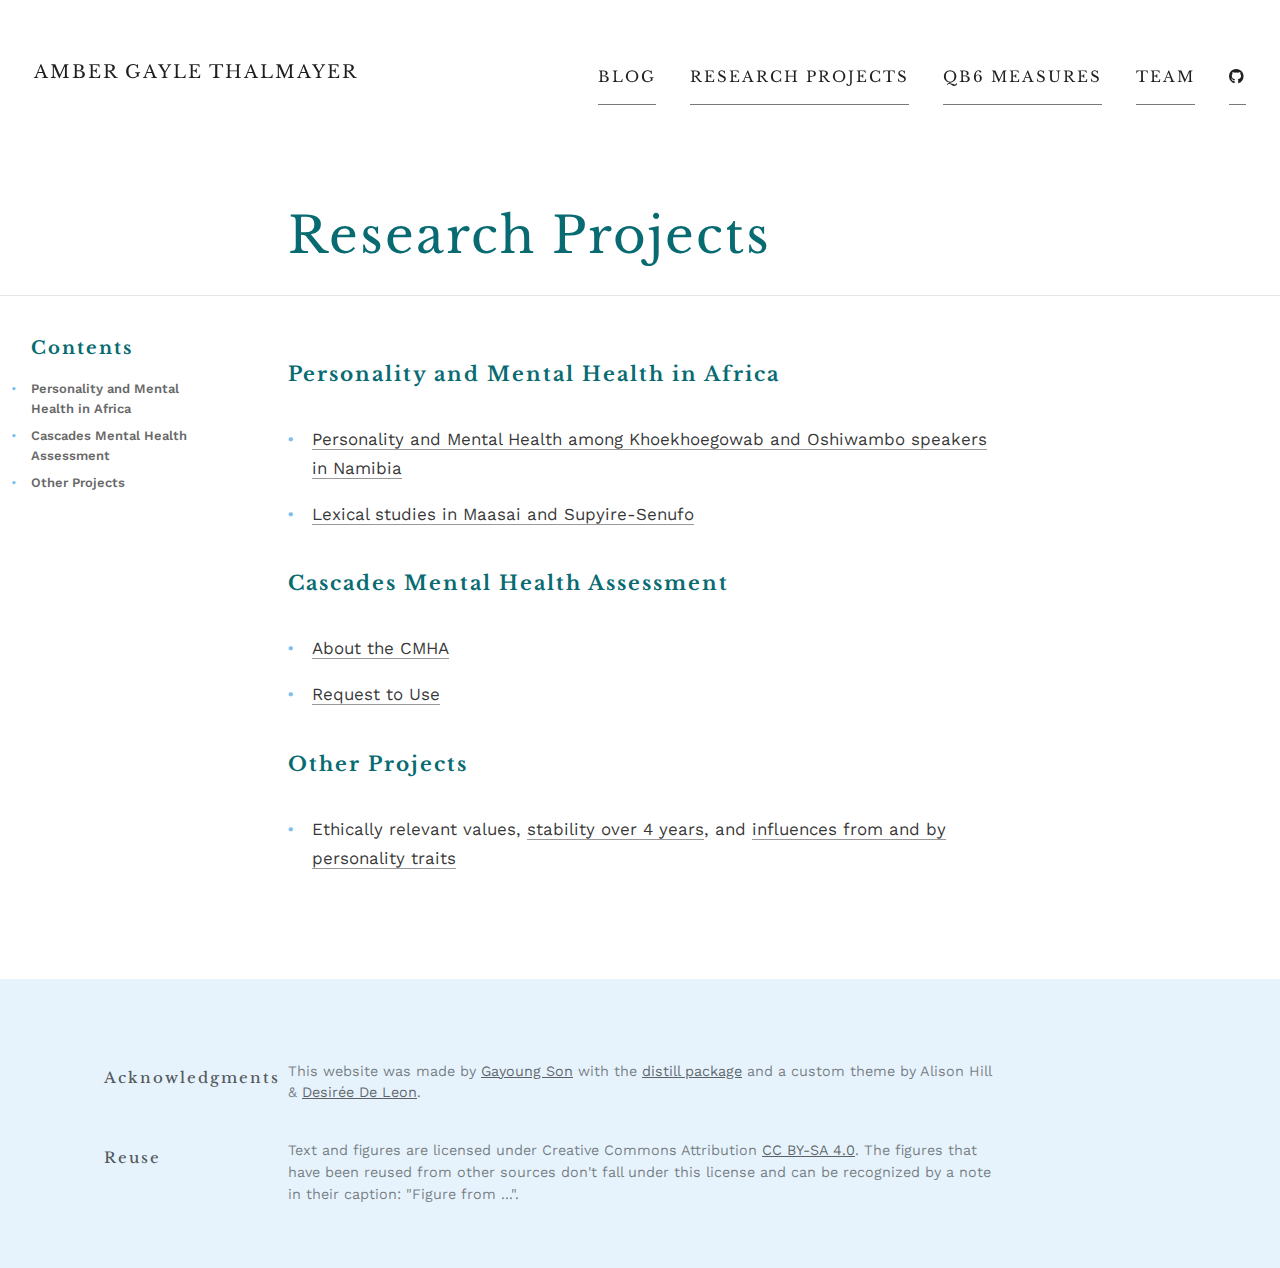
<file: docs/projects.html>
<!DOCTYPE html>

<html xmlns="http://www.w3.org/1999/xhtml" lang="" xml:lang="">

<head>
  <meta charset="utf-8"/>
  <meta name="viewport" content="width=device-width, initial-scale=1"/>
  <meta http-equiv="X-UA-Compatible" content="IE=Edge,chrome=1"/>
  <meta name="generator" content="distill" />

  <style type="text/css">
  /* Hide doc at startup (prevent jankiness while JS renders/transforms) */
  body {
    visibility: hidden;
  }
  </style>

 <!--radix_placeholder_import_source-->
 <!--/radix_placeholder_import_source-->

<style type="text/css">code{white-space: pre;}</style>
<style type="text/css" data-origin="pandoc">
pre > code.sourceCode { white-space: pre; position: relative; }
pre > code.sourceCode > span { display: inline-block; line-height: 1.25; }
pre > code.sourceCode > span:empty { height: 1.2em; }
.sourceCode { overflow: visible; }
code.sourceCode > span { color: inherit; text-decoration: inherit; }
div.sourceCode { margin: 1em 0; }
pre.sourceCode { margin: 0; }
@media screen {
div.sourceCode { overflow: auto; }
}
@media print {
pre > code.sourceCode { white-space: pre-wrap; }
pre > code.sourceCode > span { text-indent: -5em; padding-left: 5em; }
}
pre.numberSource code
  { counter-reset: source-line 0; }
pre.numberSource code > span
  { position: relative; left: -4em; counter-increment: source-line; }
pre.numberSource code > span > a:first-child::before
  { content: counter(source-line);
    position: relative; left: -1em; text-align: right; vertical-align: baseline;
    border: none; display: inline-block;
    -webkit-touch-callout: none; -webkit-user-select: none;
    -khtml-user-select: none; -moz-user-select: none;
    -ms-user-select: none; user-select: none;
    padding: 0 4px; width: 4em;
    color: #aaaaaa;
  }
pre.numberSource { margin-left: 3em; border-left: 1px solid #aaaaaa;  padding-left: 4px; }
div.sourceCode
  { color: #00769e; background-color: #f1f3f5; }
@media screen {
pre > code.sourceCode > span > a:first-child::before { text-decoration: underline; }
}
code span { color: #00769e; } /* Normal */
code span.al { color: #ad0000; } /* Alert */
code span.an { color: #5e5e5e; } /* Annotation */
code span.at { color: #657422; } /* Attribute */
code span.bn { color: #ad0000; } /* BaseN */
code span.bu { } /* BuiltIn */
code span.cf { color: #00769e; } /* ControlFlow */
code span.ch { color: #20794d; } /* Char */
code span.cn { color: #8f5902; } /* Constant */
code span.co { color: #5e5e5e; } /* Comment */
code span.cv { color: #5e5e5e; font-style: italic; } /* CommentVar */
code span.do { color: #5e5e5e; font-style: italic; } /* Documentation */
code span.dt { color: #ad0000; } /* DataType */
code span.dv { color: #ad0000; } /* DecVal */
code span.er { color: #ad0000; } /* Error */
code span.ex { } /* Extension */
code span.fl { color: #ad0000; } /* Float */
code span.fu { color: #4758ab; } /* Function */
code span.im { } /* Import */
code span.in { color: #5e5e5e; } /* Information */
code span.kw { color: #00769e; } /* Keyword */
code span.op { color: #5e5e5e; } /* Operator */
code span.ot { color: #00769e; } /* Other */
code span.pp { color: #ad0000; } /* Preprocessor */
code span.sc { color: #5e5e5e; } /* SpecialChar */
code span.ss { color: #20794d; } /* SpecialString */
code span.st { color: #20794d; } /* String */
code span.va { color: #111111; } /* Variable */
code span.vs { color: #20794d; } /* VerbatimString */
code span.wa { color: #5e5e5e; font-style: italic; } /* Warning */
</style>


  <!--radix_placeholder_meta_tags-->
  <title>Amber Gayle Thalmayer: Research Projects</title>


  <link rel="license" href="https://creativecommons.org/licenses/by-sa/4.0/"/>


  <!--  https://developers.facebook.com/docs/sharing/webmasters#markup -->
  <meta property="og:title" content="Amber Gayle Thalmayer: Research Projects"/>
  <meta property="og:type" content="article"/>
  <meta property="og:locale" content="en_US"/>
  <meta property="og:site_name" content="Amber Gayle Thalmayer"/>

  <!--  https://dev.twitter.com/cards/types/summary -->
  <meta property="twitter:card" content="summary"/>
  <meta property="twitter:title" content="Amber Gayle Thalmayer: Research Projects"/>

  <!--/radix_placeholder_meta_tags-->
  <!--radix_placeholder_rmarkdown_metadata-->

  <script type="text/json" id="radix-rmarkdown-metadata">
  {"type":"list","attributes":{"names":{"type":"character","attributes":{},"value":["title"]}},"value":[{"type":"character","attributes":{},"value":["Research Projects"]}]}
  </script>
  <!--/radix_placeholder_rmarkdown_metadata-->
  <!--radix_placeholder_navigation_in_header-->
  <meta name="distill:offset" content=""/>

  <script type="application/javascript">

    window.headroom_prevent_pin = false;

    window.document.addEventListener("DOMContentLoaded", function (event) {

      // initialize headroom for banner
      var header = $('header').get(0);
      var headerHeight = header.offsetHeight;
      var headroom = new Headroom(header, {
        tolerance: 5,
        onPin : function() {
          if (window.headroom_prevent_pin) {
            window.headroom_prevent_pin = false;
            headroom.unpin();
          }
        }
      });
      headroom.init();
      if(window.location.hash)
        headroom.unpin();
      $(header).addClass('headroom--transition');

      // offset scroll location for banner on hash change
      // (see: https://github.com/WickyNilliams/headroom.js/issues/38)
      window.addEventListener("hashchange", function(event) {
        window.scrollTo(0, window.pageYOffset - (headerHeight + 25));
      });

      // responsive menu
      $('.distill-site-header').each(function(i, val) {
        var topnav = $(this);
        var toggle = topnav.find('.nav-toggle');
        toggle.on('click', function() {
          topnav.toggleClass('responsive');
        });
      });

      // nav dropdowns
      $('.nav-dropbtn').click(function(e) {
        $(this).next('.nav-dropdown-content').toggleClass('nav-dropdown-active');
        $(this).parent().siblings('.nav-dropdown')
           .children('.nav-dropdown-content').removeClass('nav-dropdown-active');
      });
      $("body").click(function(e){
        $('.nav-dropdown-content').removeClass('nav-dropdown-active');
      });
      $(".nav-dropdown").click(function(e){
        e.stopPropagation();
      });
    });
  </script>

  <style type="text/css">

  /* Theme (user-documented overrideables for nav appearance) */

  .distill-site-nav {
    color: rgba(255, 255, 255, 0.8);
    background-color: #0F2E3D;
    font-size: 15px;
    font-weight: 300;
  }

  .distill-site-nav a {
    color: inherit;
    text-decoration: none;
  }

  .distill-site-nav a:hover {
    color: white;
  }

  @media print {
    .distill-site-nav {
      display: none;
    }
  }

  .distill-site-header {

  }

  .distill-site-footer {

  }


  /* Site Header */

  .distill-site-header {
    width: 100%;
    box-sizing: border-box;
    z-index: 3;
  }

  .distill-site-header .nav-left {
    display: inline-block;
    margin-left: 8px;
  }

  @media screen and (max-width: 768px) {
    .distill-site-header .nav-left {
      margin-left: 0;
    }
  }


  .distill-site-header .nav-right {
    float: right;
    margin-right: 8px;
  }

  .distill-site-header a,
  .distill-site-header .title {
    display: inline-block;
    text-align: center;
    padding: 14px 10px 14px 10px;
  }

  .distill-site-header .title {
    font-size: 18px;
    min-width: 150px;
  }

  .distill-site-header .logo {
    padding: 0;
  }

  .distill-site-header .logo img {
    display: none;
    max-height: 20px;
    width: auto;
    margin-bottom: -4px;
  }

  .distill-site-header .nav-image img {
    max-height: 18px;
    width: auto;
    display: inline-block;
    margin-bottom: -3px;
  }



  @media screen and (min-width: 1000px) {
    .distill-site-header .logo img {
      display: inline-block;
    }
    .distill-site-header .nav-left {
      margin-left: 20px;
    }
    .distill-site-header .nav-right {
      margin-right: 20px;
    }
    .distill-site-header .title {
      padding-left: 12px;
    }
  }


  .distill-site-header .nav-toggle {
    display: none;
  }

  .nav-dropdown {
    display: inline-block;
    position: relative;
  }

  .nav-dropdown .nav-dropbtn {
    border: none;
    outline: none;
    color: rgba(255, 255, 255, 0.8);
    padding: 16px 10px;
    background-color: transparent;
    font-family: inherit;
    font-size: inherit;
    font-weight: inherit;
    margin: 0;
    margin-top: 1px;
    z-index: 2;
  }

  .nav-dropdown-content {
    display: none;
    position: absolute;
    background-color: white;
    min-width: 200px;
    border: 1px solid rgba(0,0,0,0.15);
    border-radius: 4px;
    box-shadow: 0px 8px 16px 0px rgba(0,0,0,0.1);
    z-index: 1;
    margin-top: 2px;
    white-space: nowrap;
    padding-top: 4px;
    padding-bottom: 4px;
  }

  .nav-dropdown-content hr {
    margin-top: 4px;
    margin-bottom: 4px;
    border: none;
    border-bottom: 1px solid rgba(0, 0, 0, 0.1);
  }

  .nav-dropdown-active {
    display: block;
  }

  .nav-dropdown-content a, .nav-dropdown-content .nav-dropdown-header {
    color: black;
    padding: 6px 24px;
    text-decoration: none;
    display: block;
    text-align: left;
  }

  .nav-dropdown-content .nav-dropdown-header {
    display: block;
    padding: 5px 24px;
    padding-bottom: 0;
    text-transform: uppercase;
    font-size: 14px;
    color: #999999;
    white-space: nowrap;
  }

  .nav-dropdown:hover .nav-dropbtn {
    color: white;
  }

  .nav-dropdown-content a:hover {
    background-color: #ddd;
    color: black;
  }

  .nav-right .nav-dropdown-content {
    margin-left: -45%;
    right: 0;
  }

  @media screen and (max-width: 768px) {
    .distill-site-header a, .distill-site-header .nav-dropdown  {display: none;}
    .distill-site-header a.nav-toggle {
      float: right;
      display: block;
    }
    .distill-site-header .title {
      margin-left: 0;
    }
    .distill-site-header .nav-right {
      margin-right: 0;
    }
    .distill-site-header {
      overflow: hidden;
    }
    .nav-right .nav-dropdown-content {
      margin-left: 0;
    }
  }


  @media screen and (max-width: 768px) {
    .distill-site-header.responsive {position: relative; min-height: 500px; }
    .distill-site-header.responsive a.nav-toggle {
      position: absolute;
      right: 0;
      top: 0;
    }
    .distill-site-header.responsive a,
    .distill-site-header.responsive .nav-dropdown {
      display: block;
      text-align: left;
    }
    .distill-site-header.responsive .nav-left,
    .distill-site-header.responsive .nav-right {
      width: 100%;
    }
    .distill-site-header.responsive .nav-dropdown {float: none;}
    .distill-site-header.responsive .nav-dropdown-content {position: relative;}
    .distill-site-header.responsive .nav-dropdown .nav-dropbtn {
      display: block;
      width: 100%;
      text-align: left;
    }
  }

  /* Site Footer */

  .distill-site-footer {
    width: 100%;
    overflow: hidden;
    box-sizing: border-box;
    z-index: 3;
    margin-top: 30px;
    padding-top: 30px;
    padding-bottom: 30px;
    text-align: center;
  }

  /* Headroom */

  d-title {
    padding-top: 6rem;
  }

  @media print {
    d-title {
      padding-top: 4rem;
    }
  }

  .headroom {
    z-index: 1000;
    position: fixed;
    top: 0;
    left: 0;
    right: 0;
  }

  .headroom--transition {
    transition: all .4s ease-in-out;
  }

  .headroom--unpinned {
    top: -100px;
  }

  .headroom--pinned {
    top: 0;
  }

  /* adjust viewport for navbar height */
  /* helps vertically center bootstrap (non-distill) content */
  .min-vh-100 {
    min-height: calc(100vh - 100px) !important;
  }

  </style>

  <script src="site_libs/jquery-3.6.0/jquery-3.6.0.min.js"></script>
  <link href="site_libs/font-awesome-5.1.0/css/all.css" rel="stylesheet"/>
  <link href="site_libs/font-awesome-5.1.0/css/v4-shims.css" rel="stylesheet"/>
  <script src="site_libs/headroom-0.9.4/headroom.min.js"></script>
  <!--/radix_placeholder_navigation_in_header-->
  <!--radix_placeholder_distill-->

  <style type="text/css">

  body {
    background-color: white;
  }

  .pandoc-table {
    width: 100%;
  }

  .pandoc-table>caption {
    margin-bottom: 10px;
  }

  .pandoc-table th:not([align]) {
    text-align: left;
  }

  .pagedtable-footer {
    font-size: 15px;
  }

  d-byline .byline {
    grid-template-columns: 2fr 2fr;
  }

  d-byline .byline h3 {
    margin-block-start: 1.5em;
  }

  d-byline .byline .authors-affiliations h3 {
    margin-block-start: 0.5em;
  }

  .authors-affiliations .orcid-id {
    width: 16px;
    height:16px;
    margin-left: 4px;
    margin-right: 4px;
    vertical-align: middle;
    padding-bottom: 2px;
  }

  d-title .dt-tags {
    margin-top: 1em;
    grid-column: text;
  }

  .dt-tags .dt-tag {
    text-decoration: none;
    display: inline-block;
    color: rgba(0,0,0,0.6);
    padding: 0em 0.4em;
    margin-right: 0.5em;
    margin-bottom: 0.4em;
    font-size: 70%;
    border: 1px solid rgba(0,0,0,0.2);
    border-radius: 3px;
    text-transform: uppercase;
    font-weight: 500;
  }

  d-article table.gt_table td,
  d-article table.gt_table th {
    border-bottom: none;
    font-size: 100%;
  }

  .html-widget {
    margin-bottom: 2.0em;
  }

  .l-screen-inset {
    padding-right: 16px;
  }

  .l-screen .caption {
    margin-left: 10px;
  }

  .shaded {
    background: rgb(247, 247, 247);
    padding-top: 20px;
    padding-bottom: 20px;
    border-top: 1px solid rgba(0, 0, 0, 0.1);
    border-bottom: 1px solid rgba(0, 0, 0, 0.1);
  }

  .shaded .html-widget {
    margin-bottom: 0;
    border: 1px solid rgba(0, 0, 0, 0.1);
  }

  .shaded .shaded-content {
    background: white;
  }

  .text-output {
    margin-top: 0;
    line-height: 1.5em;
  }

  .hidden {
    display: none !important;
  }

  d-article {
    padding-top: 2.5rem;
    padding-bottom: 30px;
  }

  d-appendix {
    padding-top: 30px;
  }

  d-article>p>img {
    width: 100%;
  }

  d-article h2 {
    margin: 1rem 0 1.5rem 0;
  }

  d-article h3 {
    margin-top: 1.5rem;
  }

  d-article iframe {
    border: 1px solid rgba(0, 0, 0, 0.1);
    margin-bottom: 2.0em;
    width: 100%;
  }

  /* Tweak code blocks */

  d-article div.sourceCode code,
  d-article pre code {
    font-family: Consolas, Monaco, 'Andale Mono', 'Ubuntu Mono', monospace;
  }

  d-article pre,
  d-article div.sourceCode,
  d-article div.sourceCode pre {
    overflow: auto;
  }

  d-article div.sourceCode {
    background-color: white;
  }

  d-article div.sourceCode pre {
    padding-left: 10px;
    font-size: 12px;
    border-left: 2px solid rgba(0,0,0,0.1);
  }

  d-article pre {
    font-size: 12px;
    color: black;
    background: none;
    margin-top: 0;
    text-align: left;
    white-space: pre;
    word-spacing: normal;
    word-break: normal;
    word-wrap: normal;
    line-height: 1.5;

    -moz-tab-size: 4;
    -o-tab-size: 4;
    tab-size: 4;

    -webkit-hyphens: none;
    -moz-hyphens: none;
    -ms-hyphens: none;
    hyphens: none;
  }

  d-article pre a {
    border-bottom: none;
  }

  d-article pre a:hover {
    border-bottom: none;
    text-decoration: underline;
  }

  d-article details {
    grid-column: text;
    margin-bottom: 0.8em;
  }

  @media(min-width: 768px) {

  d-article pre,
  d-article div.sourceCode,
  d-article div.sourceCode pre {
    overflow: visible !important;
  }

  d-article div.sourceCode pre {
    padding-left: 18px;
    font-size: 14px;
  }

  d-article pre {
    font-size: 14px;
  }

  }

  figure img.external {
    background: white;
    border: 1px solid rgba(0, 0, 0, 0.1);
    box-shadow: 0 1px 8px rgba(0, 0, 0, 0.1);
    padding: 18px;
    box-sizing: border-box;
  }

  /* CSS for d-contents */

  .d-contents {
    grid-column: text;
    color: rgba(0,0,0,0.8);
    font-size: 0.9em;
    padding-bottom: 1em;
    margin-bottom: 1em;
    padding-bottom: 0.5em;
    margin-bottom: 1em;
    padding-left: 0.25em;
    justify-self: start;
  }

  @media(min-width: 1000px) {
    .d-contents.d-contents-float {
      height: 0;
      grid-column-start: 1;
      grid-column-end: 4;
      justify-self: center;
      padding-right: 3em;
      padding-left: 2em;
    }
  }

  .d-contents nav h3 {
    font-size: 18px;
    margin-top: 0;
    margin-bottom: 1em;
  }

  .d-contents li {
    list-style-type: none
  }

  .d-contents nav > ul {
    padding-left: 0;
  }

  .d-contents ul {
    padding-left: 1em
  }

  .d-contents nav ul li {
    margin-top: 0.6em;
    margin-bottom: 0.2em;
  }

  .d-contents nav a {
    font-size: 13px;
    border-bottom: none;
    text-decoration: none
    color: rgba(0, 0, 0, 0.8);
  }

  .d-contents nav a:hover {
    text-decoration: underline solid rgba(0, 0, 0, 0.6)
  }

  .d-contents nav > ul > li > a {
    font-weight: 600;
  }

  .d-contents nav > ul > li > ul {
    font-weight: inherit;
  }

  .d-contents nav > ul > li > ul > li {
    margin-top: 0.2em;
  }


  .d-contents nav ul {
    margin-top: 0;
    margin-bottom: 0.25em;
  }

  .d-article-with-toc h2:nth-child(2) {
    margin-top: 0;
  }


  /* Figure */

  .figure {
    position: relative;
    margin-bottom: 2.5em;
    margin-top: 1.5em;
  }

  .figure .caption {
    color: rgba(0, 0, 0, 0.6);
    font-size: 12px;
    line-height: 1.5em;
  }

  .figure img.external {
    background: white;
    border: 1px solid rgba(0, 0, 0, 0.1);
    box-shadow: 0 1px 8px rgba(0, 0, 0, 0.1);
    padding: 18px;
    box-sizing: border-box;
  }

  .figure .caption a {
    color: rgba(0, 0, 0, 0.6);
  }

  .figure .caption b,
  .figure .caption strong, {
    font-weight: 600;
    color: rgba(0, 0, 0, 1.0);
  }

  /* Citations */

  d-article .citation {
    color: inherit;
    cursor: inherit;
  }

  div.hanging-indent{
    margin-left: 1em; text-indent: -1em;
  }

  /* Citation hover box */

  .tippy-box[data-theme~=light-border] {
    background-color: rgba(250, 250, 250, 0.95);
  }

  .tippy-content > p {
    margin-bottom: 0;
    padding: 2px;
  }


  /* Tweak 1000px media break to show more text */

  @media(min-width: 1000px) {
    .base-grid,
    distill-header,
    d-title,
    d-abstract,
    d-article,
    d-appendix,
    distill-appendix,
    d-byline,
    d-footnote-list,
    d-citation-list,
    distill-footer {
      grid-template-columns: [screen-start] 1fr [page-start kicker-start] 80px [middle-start] 50px [text-start kicker-end] 65px 65px 65px 65px 65px 65px 65px 65px [text-end gutter-start] 65px [middle-end] 65px [page-end gutter-end] 1fr [screen-end];
      grid-column-gap: 16px;
    }

    .grid {
      grid-column-gap: 16px;
    }

    d-article {
      font-size: 1.06rem;
      line-height: 1.7em;
    }
    figure .caption, .figure .caption, figure figcaption {
      font-size: 13px;
    }
  }

  @media(min-width: 1180px) {
    .base-grid,
    distill-header,
    d-title,
    d-abstract,
    d-article,
    d-appendix,
    distill-appendix,
    d-byline,
    d-footnote-list,
    d-citation-list,
    distill-footer {
      grid-template-columns: [screen-start] 1fr [page-start kicker-start] 60px [middle-start] 60px [text-start kicker-end] 60px 60px 60px 60px 60px 60px 60px 60px [text-end gutter-start] 60px [middle-end] 60px [page-end gutter-end] 1fr [screen-end];
      grid-column-gap: 32px;
    }

    .grid {
      grid-column-gap: 32px;
    }
  }


  /* Get the citation styles for the appendix (not auto-injected on render since
     we do our own rendering of the citation appendix) */

  d-appendix .citation-appendix,
  .d-appendix .citation-appendix {
    font-size: 11px;
    line-height: 15px;
    border-left: 1px solid rgba(0, 0, 0, 0.1);
    padding-left: 18px;
    border: 1px solid rgba(0,0,0,0.1);
    background: rgba(0, 0, 0, 0.02);
    padding: 10px 18px;
    border-radius: 3px;
    color: rgba(150, 150, 150, 1);
    overflow: hidden;
    margin-top: -12px;
    white-space: pre-wrap;
    word-wrap: break-word;
  }

  /* Include appendix styles here so they can be overridden */

  d-appendix {
    contain: layout style;
    font-size: 0.8em;
    line-height: 1.7em;
    margin-top: 60px;
    margin-bottom: 0;
    border-top: 1px solid rgba(0, 0, 0, 0.1);
    color: rgba(0,0,0,0.5);
    padding-top: 60px;
    padding-bottom: 48px;
  }

  d-appendix h3 {
    grid-column: page-start / text-start;
    font-size: 15px;
    font-weight: 500;
    margin-top: 1em;
    margin-bottom: 0;
    color: rgba(0,0,0,0.65);
  }

  d-appendix h3 + * {
    margin-top: 1em;
  }

  d-appendix ol {
    padding: 0 0 0 15px;
  }

  @media (min-width: 768px) {
    d-appendix ol {
      padding: 0 0 0 30px;
      margin-left: -30px;
    }
  }

  d-appendix li {
    margin-bottom: 1em;
  }

  d-appendix a {
    color: rgba(0, 0, 0, 0.6);
  }

  d-appendix > * {
    grid-column: text;
  }

  d-appendix > d-footnote-list,
  d-appendix > d-citation-list,
  d-appendix > distill-appendix {
    grid-column: screen;
  }

  /* Include footnote styles here so they can be overridden */

  d-footnote-list {
    contain: layout style;
  }

  d-footnote-list > * {
    grid-column: text;
  }

  d-footnote-list a.footnote-backlink {
    color: rgba(0,0,0,0.3);
    padding-left: 0.5em;
  }



  /* Anchor.js */

  .anchorjs-link {
    /*transition: all .25s linear; */
    text-decoration: none;
    border-bottom: none;
  }
  *:hover > .anchorjs-link {
    margin-left: -1.125em !important;
    text-decoration: none;
    border-bottom: none;
  }

  /* Social footer */

  .social_footer {
    margin-top: 30px;
    margin-bottom: 0;
    color: rgba(0,0,0,0.67);
  }

  .disqus-comments {
    margin-right: 30px;
  }

  .disqus-comment-count {
    border-bottom: 1px solid rgba(0, 0, 0, 0.4);
    cursor: pointer;
  }

  #disqus_thread {
    margin-top: 30px;
  }

  .article-sharing a {
    border-bottom: none;
    margin-right: 8px;
  }

  .article-sharing a:hover {
    border-bottom: none;
  }

  .sidebar-section.subscribe {
    font-size: 12px;
    line-height: 1.6em;
  }

  .subscribe p {
    margin-bottom: 0.5em;
  }


  .article-footer .subscribe {
    font-size: 15px;
    margin-top: 45px;
  }


  .sidebar-section.custom {
    font-size: 12px;
    line-height: 1.6em;
  }

  .custom p {
    margin-bottom: 0.5em;
  }

  /* Styles for listing layout (hide title) */
  .layout-listing d-title, .layout-listing .d-title {
    display: none;
  }

  /* Styles for posts lists (not auto-injected) */


  .posts-with-sidebar {
    padding-left: 45px;
    padding-right: 45px;
  }

  .posts-list .description h2,
  .posts-list .description p {
    font-family: -apple-system, BlinkMacSystemFont, "Segoe UI", Roboto, Oxygen, Ubuntu, Cantarell, "Fira Sans", "Droid Sans", "Helvetica Neue", Arial, sans-serif;
  }

  .posts-list .description h2 {
    font-weight: 700;
    border-bottom: none;
    padding-bottom: 0;
  }

  .posts-list h2.post-tag {
    border-bottom: 1px solid rgba(0, 0, 0, 0.2);
    padding-bottom: 12px;
  }
  .posts-list {
    margin-top: 60px;
    margin-bottom: 24px;
  }

  .posts-list .post-preview {
    text-decoration: none;
    overflow: hidden;
    display: block;
    border-bottom: 1px solid rgba(0, 0, 0, 0.1);
    padding: 24px 0;
  }

  .post-preview-last {
    border-bottom: none !important;
  }

  .posts-list .posts-list-caption {
    grid-column: screen;
    font-weight: 400;
  }

  .posts-list .post-preview h2 {
    margin: 0 0 6px 0;
    line-height: 1.2em;
    font-style: normal;
    font-size: 24px;
  }

  .posts-list .post-preview p {
    margin: 0 0 12px 0;
    line-height: 1.4em;
    font-size: 16px;
  }

  .posts-list .post-preview .thumbnail {
    box-sizing: border-box;
    margin-bottom: 24px;
    position: relative;
    max-width: 500px;
  }
  .posts-list .post-preview img {
    width: 100%;
    display: block;
  }

  .posts-list .metadata {
    font-size: 12px;
    line-height: 1.4em;
    margin-bottom: 18px;
  }

  .posts-list .metadata > * {
    display: inline-block;
  }

  .posts-list .metadata .publishedDate {
    margin-right: 2em;
  }

  .posts-list .metadata .dt-authors {
    display: block;
    margin-top: 0.3em;
    margin-right: 2em;
  }

  .posts-list .dt-tags {
    display: block;
    line-height: 1em;
  }

  .posts-list .dt-tags .dt-tag {
    display: inline-block;
    color: rgba(0,0,0,0.6);
    padding: 0.3em 0.4em;
    margin-right: 0.2em;
    margin-bottom: 0.4em;
    font-size: 60%;
    border: 1px solid rgba(0,0,0,0.2);
    border-radius: 3px;
    text-transform: uppercase;
    font-weight: 500;
  }

  .posts-list img {
    opacity: 1;
  }

  .posts-list img[data-src] {
    opacity: 0;
  }

  .posts-more {
    clear: both;
  }


  .posts-sidebar {
    font-size: 16px;
  }

  .posts-sidebar h3 {
    font-size: 16px;
    margin-top: 0;
    margin-bottom: 0.5em;
    font-weight: 400;
    text-transform: uppercase;
  }

  .sidebar-section {
    margin-bottom: 30px;
  }

  .categories ul {
    list-style-type: none;
    margin: 0;
    padding: 0;
  }

  .categories li {
    color: rgba(0, 0, 0, 0.8);
    margin-bottom: 0;
  }

  .categories li>a {
    border-bottom: none;
  }

  .categories li>a:hover {
    border-bottom: 1px solid rgba(0, 0, 0, 0.4);
  }

  .categories .active {
    font-weight: 600;
  }

  .categories .category-count {
    color: rgba(0, 0, 0, 0.4);
  }


  @media(min-width: 768px) {
    .posts-list .post-preview h2 {
      font-size: 26px;
    }
    .posts-list .post-preview .thumbnail {
      float: right;
      width: 30%;
      margin-bottom: 0;
    }
    .posts-list .post-preview .description {
      float: left;
      width: 45%;
    }
    .posts-list .post-preview .metadata {
      float: left;
      width: 20%;
      margin-top: 8px;
    }
    .posts-list .post-preview p {
      margin: 0 0 12px 0;
      line-height: 1.5em;
      font-size: 16px;
    }
    .posts-with-sidebar .posts-list {
      float: left;
      width: 75%;
    }
    .posts-with-sidebar .posts-sidebar {
      float: right;
      width: 20%;
      margin-top: 60px;
      padding-top: 24px;
      padding-bottom: 24px;
    }
  }


  /* Improve display for browsers without grid (IE/Edge <= 15) */

  .downlevel {
    line-height: 1.6em;
    font-family: -apple-system, BlinkMacSystemFont, "Segoe UI", Roboto, Oxygen, Ubuntu, Cantarell, "Fira Sans", "Droid Sans", "Helvetica Neue", Arial, sans-serif;
    margin: 0;
  }

  .downlevel .d-title {
    padding-top: 6rem;
    padding-bottom: 1.5rem;
  }

  .downlevel .d-title h1 {
    font-size: 50px;
    font-weight: 700;
    line-height: 1.1em;
    margin: 0 0 0.5rem;
  }

  .downlevel .d-title p {
    font-weight: 300;
    font-size: 1.2rem;
    line-height: 1.55em;
    margin-top: 0;
  }

  .downlevel .d-byline {
    padding-top: 0.8em;
    padding-bottom: 0.8em;
    font-size: 0.8rem;
    line-height: 1.8em;
  }

  .downlevel .section-separator {
    border: none;
    border-top: 1px solid rgba(0, 0, 0, 0.1);
  }

  .downlevel .d-article {
    font-size: 1.06rem;
    line-height: 1.7em;
    padding-top: 1rem;
    padding-bottom: 2rem;
  }


  .downlevel .d-appendix {
    padding-left: 0;
    padding-right: 0;
    max-width: none;
    font-size: 0.8em;
    line-height: 1.7em;
    margin-bottom: 0;
    color: rgba(0,0,0,0.5);
    padding-top: 40px;
    padding-bottom: 48px;
  }

  .downlevel .footnotes ol {
    padding-left: 13px;
  }

  .downlevel .base-grid,
  .downlevel .distill-header,
  .downlevel .d-title,
  .downlevel .d-abstract,
  .downlevel .d-article,
  .downlevel .d-appendix,
  .downlevel .distill-appendix,
  .downlevel .d-byline,
  .downlevel .d-footnote-list,
  .downlevel .d-citation-list,
  .downlevel .distill-footer,
  .downlevel .appendix-bottom,
  .downlevel .posts-container {
    padding-left: 40px;
    padding-right: 40px;
  }

  @media(min-width: 768px) {
    .downlevel .base-grid,
    .downlevel .distill-header,
    .downlevel .d-title,
    .downlevel .d-abstract,
    .downlevel .d-article,
    .downlevel .d-appendix,
    .downlevel .distill-appendix,
    .downlevel .d-byline,
    .downlevel .d-footnote-list,
    .downlevel .d-citation-list,
    .downlevel .distill-footer,
    .downlevel .appendix-bottom,
    .downlevel .posts-container {
    padding-left: 150px;
    padding-right: 150px;
    max-width: 900px;
  }
  }

  .downlevel pre code {
    display: block;
    border-left: 2px solid rgba(0, 0, 0, .1);
    padding: 0 0 0 20px;
    font-size: 14px;
  }

  .downlevel code, .downlevel pre {
    color: black;
    background: none;
    font-family: Consolas, Monaco, 'Andale Mono', 'Ubuntu Mono', monospace;
    text-align: left;
    white-space: pre;
    word-spacing: normal;
    word-break: normal;
    word-wrap: normal;
    line-height: 1.5;

    -moz-tab-size: 4;
    -o-tab-size: 4;
    tab-size: 4;

    -webkit-hyphens: none;
    -moz-hyphens: none;
    -ms-hyphens: none;
    hyphens: none;
  }

  .downlevel .posts-list .post-preview {
    color: inherit;
  }



  </style>

  <script type="application/javascript">

  function is_downlevel_browser() {
    if (bowser.isUnsupportedBrowser({ msie: "12", msedge: "16"},
                                   window.navigator.userAgent)) {
      return true;
    } else {
      return window.load_distill_framework === undefined;
    }
  }

  // show body when load is complete
  function on_load_complete() {

    // add anchors
    if (window.anchors) {
      window.anchors.options.placement = 'left';
      window.anchors.add('d-article > h2, d-article > h3, d-article > h4, d-article > h5');
    }


    // set body to visible
    document.body.style.visibility = 'visible';

    // force redraw for leaflet widgets
    if (window.HTMLWidgets) {
      var maps = window.HTMLWidgets.findAll(".leaflet");
      $.each(maps, function(i, el) {
        var map = this.getMap();
        map.invalidateSize();
        map.eachLayer(function(layer) {
          if (layer instanceof L.TileLayer)
            layer.redraw();
        });
      });
    }

    // trigger 'shown' so htmlwidgets resize
    $('d-article').trigger('shown');
  }

  function init_distill() {

    init_common();

    // create front matter
    var front_matter = $('<d-front-matter></d-front-matter>');
    $('#distill-front-matter').wrap(front_matter);

    // create d-title
    $('.d-title').changeElementType('d-title');

    // create d-byline
    var byline = $('<d-byline></d-byline>');
    $('.d-byline').replaceWith(byline);

    // create d-article
    var article = $('<d-article></d-article>');
    $('.d-article').wrap(article).children().unwrap();

    // move posts container into article
    $('.posts-container').appendTo($('d-article'));

    // create d-appendix
    $('.d-appendix').changeElementType('d-appendix');

    // flag indicating that we have appendix items
    var appendix = $('.appendix-bottom').children('h3').length > 0;

    // replace footnotes with <d-footnote>
    $('.footnote-ref').each(function(i, val) {
      appendix = true;
      var href = $(this).attr('href');
      var id = href.replace('#', '');
      var fn = $('#' + id);
      var fn_p = $('#' + id + '>p');
      fn_p.find('.footnote-back').remove();
      var text = fn_p.html();
      var dtfn = $('<d-footnote></d-footnote>');
      dtfn.html(text);
      $(this).replaceWith(dtfn);
    });
    // remove footnotes
    $('.footnotes').remove();

    // move refs into #references-listing
    $('#references-listing').replaceWith($('#refs'));

    $('h1.appendix, h2.appendix').each(function(i, val) {
      $(this).changeElementType('h3');
    });
    $('h3.appendix').each(function(i, val) {
      var id = $(this).attr('id');
      $('.d-contents a[href="#' + id + '"]').parent().remove();
      appendix = true;
      $(this).nextUntil($('h1, h2, h3')).addBack().appendTo($('d-appendix'));
    });

    // show d-appendix if we have appendix content
    $("d-appendix").css('display', appendix ? 'grid' : 'none');

    // localize layout chunks to just output
    $('.layout-chunk').each(function(i, val) {

      // capture layout
      var layout = $(this).attr('data-layout');

      // apply layout to markdown level block elements
      var elements = $(this).children().not('details, div.sourceCode, pre, script');
      elements.each(function(i, el) {
        var layout_div = $('<div class="' + layout + '"></div>');
        if (layout_div.hasClass('shaded')) {
          var shaded_content = $('<div class="shaded-content"></div>');
          $(this).wrap(shaded_content);
          $(this).parent().wrap(layout_div);
        } else {
          $(this).wrap(layout_div);
        }
      });


      // unwrap the layout-chunk div
      $(this).children().unwrap();
    });

    // remove code block used to force  highlighting css
    $('.distill-force-highlighting-css').parent().remove();

    // remove empty line numbers inserted by pandoc when using a
    // custom syntax highlighting theme
    $('code.sourceCode a:empty').remove();

    // load distill framework
    load_distill_framework();

    // wait for window.distillRunlevel == 4 to do post processing
    function distill_post_process() {

      if (!window.distillRunlevel || window.distillRunlevel < 4)
        return;

      // hide author/affiliations entirely if we have no authors
      var front_matter = JSON.parse($("#distill-front-matter").html());
      var have_authors = front_matter.authors && front_matter.authors.length > 0;
      if (!have_authors)
        $('d-byline').addClass('hidden');

      // article with toc class
      $('.d-contents').parent().addClass('d-article-with-toc');

      // strip links that point to #
      $('.authors-affiliations').find('a[href="#"]').removeAttr('href');

      // add orcid ids
      $('.authors-affiliations').find('.author').each(function(i, el) {
        var orcid_id = front_matter.authors[i].orcidID;
        if (orcid_id) {
          var a = $('<a></a>');
          a.attr('href', 'https://orcid.org/' + orcid_id);
          var img = $('<img></img>');
          img.addClass('orcid-id');
          img.attr('alt', 'ORCID ID');
          img.attr('src','[data-uri]');
          a.append(img);
          $(this).append(a);
        }
      });

      // hide elements of author/affiliations grid that have no value
      function hide_byline_column(caption) {
        $('d-byline').find('h3:contains("' + caption + '")').parent().css('visibility', 'hidden');
      }

      // affiliations
      var have_affiliations = false;
      for (var i = 0; i<front_matter.authors.length; ++i) {
        var author = front_matter.authors[i];
        if (author.affiliation !== "&nbsp;") {
          have_affiliations = true;
          break;
        }
      }
      if (!have_affiliations)
        $('d-byline').find('h3:contains("Affiliations")').css('visibility', 'hidden');

      // published date
      if (!front_matter.publishedDate)
        hide_byline_column("Published");

      // document object identifier
      var doi = $('d-byline').find('h3:contains("DOI")');
      var doi_p = doi.next().empty();
      if (!front_matter.doi) {
        // if we have a citation and valid citationText then link to that
        if ($('#citation').length > 0 && front_matter.citationText) {
          doi.html('Citation');
          $('<a href="#citation"></a>')
            .text(front_matter.citationText)
            .appendTo(doi_p);
        } else {
          hide_byline_column("DOI");
        }
      } else {
        $('<a></a>')
           .attr('href', "https://doi.org/" + front_matter.doi)
           .html(front_matter.doi)
           .appendTo(doi_p);
      }

       // change plural form of authors/affiliations
      if (front_matter.authors.length === 1) {
        var grid = $('.authors-affiliations');
        grid.children('h3:contains("Authors")').text('Author');
        grid.children('h3:contains("Affiliations")').text('Affiliation');
      }

      // remove d-appendix and d-footnote-list local styles
      $('d-appendix > style:first-child').remove();
      $('d-footnote-list > style:first-child').remove();

      // move appendix-bottom entries to the bottom
      $('.appendix-bottom').appendTo('d-appendix').children().unwrap();
      $('.appendix-bottom').remove();

      // hoverable references
      $('span.citation[data-cites]').each(function() {
        const citeChild = $(this).children()[0]
        // Do not process if @xyz has been used without escaping and without bibliography activated
        // https://github.com/rstudio/distill/issues/466
        if (citeChild === undefined) return true

        if (citeChild.nodeName == "D-FOOTNOTE") {
          var fn = citeChild
          $(this).html(fn.shadowRoot.querySelector("sup"))
          $(this).id = fn.id
          fn.remove()
        }
        var refs = $(this).attr('data-cites').split(" ");
        var refHtml = refs.map(function(ref) {
          // Could use CSS.escape too here, we insure backward compatibility in navigator
          return "<p>" + $('div[id="ref-' + ref + '"]').html() + "</p>";
        }).join("\n");
        window.tippy(this, {
          allowHTML: true,
          content: refHtml,
          maxWidth: 500,
          interactive: true,
          interactiveBorder: 10,
          theme: 'light-border',
          placement: 'bottom-start'
        });
      });

      // fix footnotes in tables (#411)
      // replacing broken distill.pub feature
      $('table d-footnote').each(function() {
        // we replace internal showAtNode methode which is triggered when hovering a footnote
        this.hoverBox.showAtNode = function(node) {
          // ported from https://github.com/distillpub/template/pull/105/files
          calcOffset = function(elem) {
              let x = elem.offsetLeft;
              let y = elem.offsetTop;
              // Traverse upwards until an `absolute` element is found or `elem`
              // becomes null.
              while (elem = elem.offsetParent && elem.style.position != 'absolute') {
                  x += elem.offsetLeft;
                  y += elem.offsetTop;
              }

              return { left: x, top: y };
          }
          // https://developer.mozilla.org/en-US/docs/Web/API/HTMLElement/offsetTop
          const bbox = node.getBoundingClientRect();
          const offset = calcOffset(node);
          this.show([offset.left + bbox.width, offset.top + bbox.height]);
        }
      })

      // clear polling timer
      clearInterval(tid);

      // show body now that everything is ready
      on_load_complete();
    }

    var tid = setInterval(distill_post_process, 50);
    distill_post_process();

  }

  function init_downlevel() {

    init_common();

     // insert hr after d-title
    $('.d-title').after($('<hr class="section-separator"/>'));

    // check if we have authors
    var front_matter = JSON.parse($("#distill-front-matter").html());
    var have_authors = front_matter.authors && front_matter.authors.length > 0;

    // manage byline/border
    if (!have_authors)
      $('.d-byline').remove();
    $('.d-byline').after($('<hr class="section-separator"/>'));
    $('.d-byline a').remove();

    // remove toc
    $('.d-contents').remove();

    // move appendix elements
    $('h1.appendix, h2.appendix').each(function(i, val) {
      $(this).changeElementType('h3');
    });
    $('h3.appendix').each(function(i, val) {
      $(this).nextUntil($('h1, h2, h3')).addBack().appendTo($('.d-appendix'));
    });


    // inject headers into references and footnotes
    var refs_header = $('<h3></h3>');
    refs_header.text('References');
    $('#refs').prepend(refs_header);

    var footnotes_header = $('<h3></h3');
    footnotes_header.text('Footnotes');
    $('.footnotes').children('hr').first().replaceWith(footnotes_header);

    // move appendix-bottom entries to the bottom
    $('.appendix-bottom').appendTo('.d-appendix').children().unwrap();
    $('.appendix-bottom').remove();

    // remove appendix if it's empty
    if ($('.d-appendix').children().length === 0)
      $('.d-appendix').remove();

    // prepend separator above appendix
    $('.d-appendix').before($('<hr class="section-separator" style="clear: both"/>'));

    // trim code
    $('pre>code').each(function(i, val) {
      $(this).html($.trim($(this).html()));
    });

    // move posts-container right before article
    $('.posts-container').insertBefore($('.d-article'));

    $('body').addClass('downlevel');

    on_load_complete();
  }


  function init_common() {

    // jquery plugin to change element types
    (function($) {
      $.fn.changeElementType = function(newType) {
        var attrs = {};

        $.each(this[0].attributes, function(idx, attr) {
          attrs[attr.nodeName] = attr.nodeValue;
        });

        this.replaceWith(function() {
          return $("<" + newType + "/>", attrs).append($(this).contents());
        });
      };
    })(jQuery);

    // prevent underline for linked images
    $('a > img').parent().css({'border-bottom' : 'none'});

    // mark non-body figures created by knitr chunks as 100% width
    $('.layout-chunk').each(function(i, val) {
      var figures = $(this).find('img, .html-widget');
      // ignore leaflet img layers (#106)
      figures = figures.filter(':not(img[class*="leaflet"])')
      if ($(this).attr('data-layout') !== "l-body") {
        figures.css('width', '100%');
      } else {
        figures.css('max-width', '100%');
        figures.filter("[width]").each(function(i, val) {
          var fig = $(this);
          fig.css('width', fig.attr('width') + 'px');
        });

      }
    });

    // auto-append index.html to post-preview links in file: protocol
    // and in rstudio ide preview
    $('.post-preview').each(function(i, val) {
      if (window.location.protocol === "file:")
        $(this).attr('href', $(this).attr('href') + "index.html");
    });

    // get rid of index.html references in header
    if (window.location.protocol !== "file:") {
      $('.distill-site-header a[href]').each(function(i,val) {
        $(this).attr('href', $(this).attr('href').replace(/^index[.]html/, "./"));
      });
    }

    // add class to pandoc style tables
    $('tr.header').parent('thead').parent('table').addClass('pandoc-table');
    $('.kable-table').children('table').addClass('pandoc-table');

    // add figcaption style to table captions
    $('caption').parent('table').addClass("figcaption");

    // initialize posts list
    if (window.init_posts_list)
      window.init_posts_list();

    // implmement disqus comment link
    $('.disqus-comment-count').click(function() {
      window.headroom_prevent_pin = true;
      $('#disqus_thread').toggleClass('hidden');
      if (!$('#disqus_thread').hasClass('hidden')) {
        var offset = $(this).offset();
        $(window).resize();
        $('html, body').animate({
          scrollTop: offset.top - 35
        });
      }
    });
  }

  document.addEventListener('DOMContentLoaded', function() {
    if (is_downlevel_browser())
      init_downlevel();
    else
      window.addEventListener('WebComponentsReady', init_distill);
  });

  </script>

  <!--/radix_placeholder_distill-->
  <script src="site_libs/header-attrs-2.16/header-attrs.js"></script>
  <link href="site_libs/panelset-0.2.6/panelset.css" rel="stylesheet" />
  <script src="site_libs/panelset-0.2.6/panelset.js"></script>
  <script src="site_libs/popper-2.6.0/popper.min.js"></script>
  <link href="site_libs/tippy-6.2.7/tippy.css" rel="stylesheet" />
  <link href="site_libs/tippy-6.2.7/tippy-light-border.css" rel="stylesheet" />
  <script src="site_libs/tippy-6.2.7/tippy.umd.min.js"></script>
  <script src="site_libs/anchor-4.2.2/anchor.min.js"></script>
  <script src="site_libs/bowser-1.9.3/bowser.min.js"></script>
  <script src="site_libs/webcomponents-2.0.0/webcomponents.js"></script>
  <script src="site_libs/distill-2.2.21/template.v2.js"></script>
  <!--radix_placeholder_site_in_header-->
  <style type="text/css">
  @import url('https://fonts.googleapis.com/css?family=Libre+Baskerville:300, 300i&display=swap');

  @import url('https://fonts.googleapis.com/css?family=Work+Sans&display=swap');

  @import url('https://fonts.googleapis.com/css?family=DM+Mono&display=swap');

  body {
    font-family: "Work Sans";
    /*color: #1f1f1f;*/
    color: #405359;
    font-size: 16px;
  }


  h1, h2, h3, h4, h5, h6 {
    font-family: "Libre Baskerville";
    letter-spacing: 2px;
    line-height: 3rem; /* increases, so wrapping headers don't overlap */ 
    color: #096B72;
    font-weight: 300;

  }

  d-title {
    padding-top: 13rem; /*so that navbar doesn't overlap fixed title */
  }

  d-title h1,
  d-article h2 {
  	font-weight: 300;
  }

  d-article div.sourceCode code, 
  d-article pre code {
  	font-family: "Work Sans", monospace;
  	font-size: 1rem;
  }

  /* --------------Navbar-------------------- */


  /* background-image for fade-to-white color of navbar */
  .distill-site-header{ 
    padding: 40px 0px;
    background-image: linear-gradient(to bottom, rgba(255, 255, 255, 1), rgba(255,255,255,0.5));   
    background-color: transparent;
    font-size: 15px;
    font-family: "Libre Baskerville";
    letter-spacing: 2px;
    text-transform: uppercase;
  }

  .distill-site-header .logo img{
    max-height: 40px; /* Makes logo bigger, default was 20px */
  }

  /* dropdown navbar color on mobile */

  @media screen and (max-width: 768px){
    .distill-site-header.responsive {
        background: rgba(255,255,255,0.99);
    }
  }


  /* Navbar Links with Animated Hover */ 


  .distill-site-header a { /* A normal link in navbar */
    color: #1f1f1f;
    display: inline-block; /* This line and line below is so pseudo-element will work later */
    position: relative; 
    text-decoration: none;
    padding-left: 0px; /* overrides default so animation looks Ok */
    padding-right: 0px; /* overrides default so animation looks Ok */
    margin: 10px 14px; /* replaces default padding values for margin values */
  }


  .distill-site-header a:hover { /* (unanimated) hover behavior for navbar links */
    color: #787878;
    padding-left: 0px; /* overrides default so animation looks Ok */
    padding-right: 0px; /* overrides default so animation looks Ok */
    margin: 10px 14px; /* replaces default padding values for margin values */
  }

  .distill-site-header a:before { /*Creates pseudoelement line under link */
    background-color: #787878;
    content: '';
    height: 1px; 
    position: absolute;
    bottom: -1px;
    transition: width 0.3s ease-in-out; /* animate the width */
    width: 100%;
  }

  .distill-site-header a:hover:before {
    width: 0; /* Shrinks width of pseudoelement to 0 when hovered */
  }

  /* Makes sure animation does NOT apply to Title or Logo links (or toggle on mobile) */

  .distill-site-header a.title:before, .distill-site-nav a.logo:before, a.nav-toggle:before {
    display: none;
  }

  .distill-site-header a.title, .distill-site-nav a.logo {
    padding: 10px 0px;
    margin: 10px 14px;
  }


  /* No navbar links on mobile except title and nav-toggle */

  @media screen and (max-width: 768px) {
    .distill-site-header a, .distill-site-header .nav-dropdown {
      display: none;
    }
    
    .distill-site-header a.title, .distill-site-header a.nav-toggle {
      display: inline-block;
      padding: 10px 0px;
      margin: 10px 14px; 
    }
  }



  /* -------------Appendix---------------- */

  d-appendix {
    background-color: #e6f3fc;
    border-top: none !important;
  }

  d-appendix h3 {
      padding-top: 0px; /*Remove padding-top from blog posts*/
  }

  /* -------------Footer------------------*/

  .distill-site-footer {
    color: #f7f7f7b0;
    background-color: #1f1f1f;
    margin-top: 0px;
    padding: 50px 20px;
    font-size: 13px;
    letter-spacing: 1px;
    text-transform: uppercase;
    line-height: 12px;
    
  }

  d-byline div.byline.grid div p,
  d-byline,
  d-byline p,
  p.author,
  p.affiliation,
  d-byline h3,
  .d-toc,
  .d-toc-header,
  .d-toc ul,
  d-appendix p {
  	font-size: 0.9rem;
  }

  d-appendix h3 + * {
  	margin-top: 1.5em !important;
  }


  /*----- COLORED LIST BULLET----*/

  d-article ul {
    list-style: none; /* Remove default bullets */
  }

  d-article ul li::before {
    content: "\2022";  /* Add content: \2022 is the CSS Code/unicode for a bullet */
    color: #79beee; /* Change the color */
    font-weight: normal; /* If you want it to be bold */
    display: inline-block; /* Needed to add space between the bullet and the text */
    width: 1.5em; /* Also needed for space (tweak if needed) */
    margin-left: -1.5em; /* Also needed for space (tweak if needed) */
  }

  d-article ul > li > p {
    display: inline; /* to have content show up next to bullet */
    line-height: 1.6em;
  }

  d-article ul > li { /*to add back in space between bullet items that I took away by making p display inline */
    margin-top: 1em;
    margin-bottom: 1em;
  }

  .d-toc ul li::before {
    content: " ";  /* Remove toc bullets */
  }

  /*----- BLOG PAGE----*/

  .posts-list .post-preview h2 {
    font-family: "Libre Baskerville";
    padding-top: 0px;
  }

  .posts-list .post-preview p {
    font-family: "Work Sans";
  }

  .posts-list .posts-list-caption {
      margin-top: 50px;
  }
  </style>
  <!--/radix_placeholder_site_in_header-->

  <link rel="stylesheet" href="styles.css" type="text/css"/>

</head>

<body>

<!--radix_placeholder_front_matter-->

<script id="distill-front-matter" type="text/json">
{"title":"Research Projects","authors":[]}
</script>

<!--/radix_placeholder_front_matter-->
<!--radix_placeholder_navigation_before_body-->
<header class="header header--fixed" role="banner">
<nav class="distill-site-nav distill-site-header">
<div class="nav-left">
<a href="index.html" class="title">Amber Gayle Thalmayer</a>
</div>
<div class="nav-right">
<a href="blog.html">Blog</a>
<a href="projects.html">Research Projects</a>
<a href="measures.html">QB6 Measures</a>
<a href="team.html">Team</a>
<a href="https://github.com/gayoungson/amberwebsite">
<i class="fab fa-github" aria-hidden="true"></i>
</a>
<a href="javascript:void(0);" class="nav-toggle">&#9776;</a>
</div>
</nav>
</header>
<!--/radix_placeholder_navigation_before_body-->
<!--radix_placeholder_site_before_body-->
<!--/radix_placeholder_site_before_body-->

<div class="d-title">
<h1>Research Projects</h1>
<!--radix_placeholder_categories-->
<!--/radix_placeholder_categories-->

</div>


<div class="d-article">
<div class="d-contents d-contents-float">
<nav class="l-text toc figcaption" id="TOC">
<h3>Contents</h3>
<ul>
<li><a href="#personality-and-mental-health-in-africa" id="toc-personality-and-mental-health-in-africa">Personality and Mental Health in Africa</a></li>
<li><a href="#cascades-mental-health-assessment" id="toc-cascades-mental-health-assessment">Cascades Mental Health Assessment</a></li>
<li><a href="#other-projects" id="toc-other-projects">Other Projects</a></li>
<li><a href="#acknowledgments" id="toc-acknowledgments">Acknowledgments</a></li>
</ul>
</nav>
</div>
<h3 id="personality-and-mental-health-in-africa">Personality and Mental Health in Africa</h3>
<ul>
<li><a href="https://www.unil.ch/cepco/namibia">Personality and Mental Health among Khoekhoegowab and Oshiwambo speakers in Namibia</a></li>
<li><a href="https://serval.unil.ch/en/notice/serval:BIB_358626065286">Lexical studies in Maasai and Supyire-Senufo</a></li>
</ul>
<h3 id="cascades-mental-health-assessment">Cascades Mental Health Assessment</h3>
<ul>
<li><a href="material/CMHA_about.pdf">About the CMHA</a></li>
<li><a href="https://docs.google.com/forms/d/e/1FAIpQLSdVFYJKARgGdAc_ADSSn1egOHpTmB9mGC9QBCjfwy-IlOcVig/viewform?usp=sf_link">Request to Use</a></li>
</ul>
<h3 id="other-projects">Other Projects</h3>
<ul>
<li>Ethically relevant values, <a href="https://onlinelibrary.wiley.com/doi/full/10.1111/jopy.12462">stability over 4 years</a>, and <a href="https://serval.unil.ch/en/notice/serval:BIB_85A3082E3917">influences from and by personality traits</a></li>
</ul>
<h3 class="appendix" id="acknowledgments">Acknowledgments</h3>
<p>This website was made by <a href="mailto:g.son@unibas.ch">Gayoung Son</a> with the <a href="https://rstudio.github.io/distill/">distill package</a> and a custom theme by Alison Hill &amp; <a href="https://desiree.rbind.io/">Desirée De Leon</a>.</p>
<div class="sourceCode" id="cb1"><pre class="sourceCode r distill-force-highlighting-css"><code class="sourceCode r"></code></pre></div>
<!--radix_placeholder_article_footer-->
<!--/radix_placeholder_article_footer-->
</div>

<div class="d-appendix">
</div>


<!--radix_placeholder_site_after_body-->
<!--/radix_placeholder_site_after_body-->
<!--radix_placeholder_appendices-->
<div class="appendix-bottom">
<h3 id="reuse">Reuse</h3>
<p>Text and figures are licensed under Creative Commons Attribution <a rel="license" href="https://creativecommons.org/licenses/by-sa/4.0/">CC BY-SA 4.0</a>. The figures that have been reused from other sources don't fall under this license and can be recognized by a note in their caption: "Figure from ...".</p>
</div>
<!--/radix_placeholder_appendices-->
<!--radix_placeholder_navigation_after_body-->
<!--/radix_placeholder_navigation_after_body-->

</body>

</html>
</file>
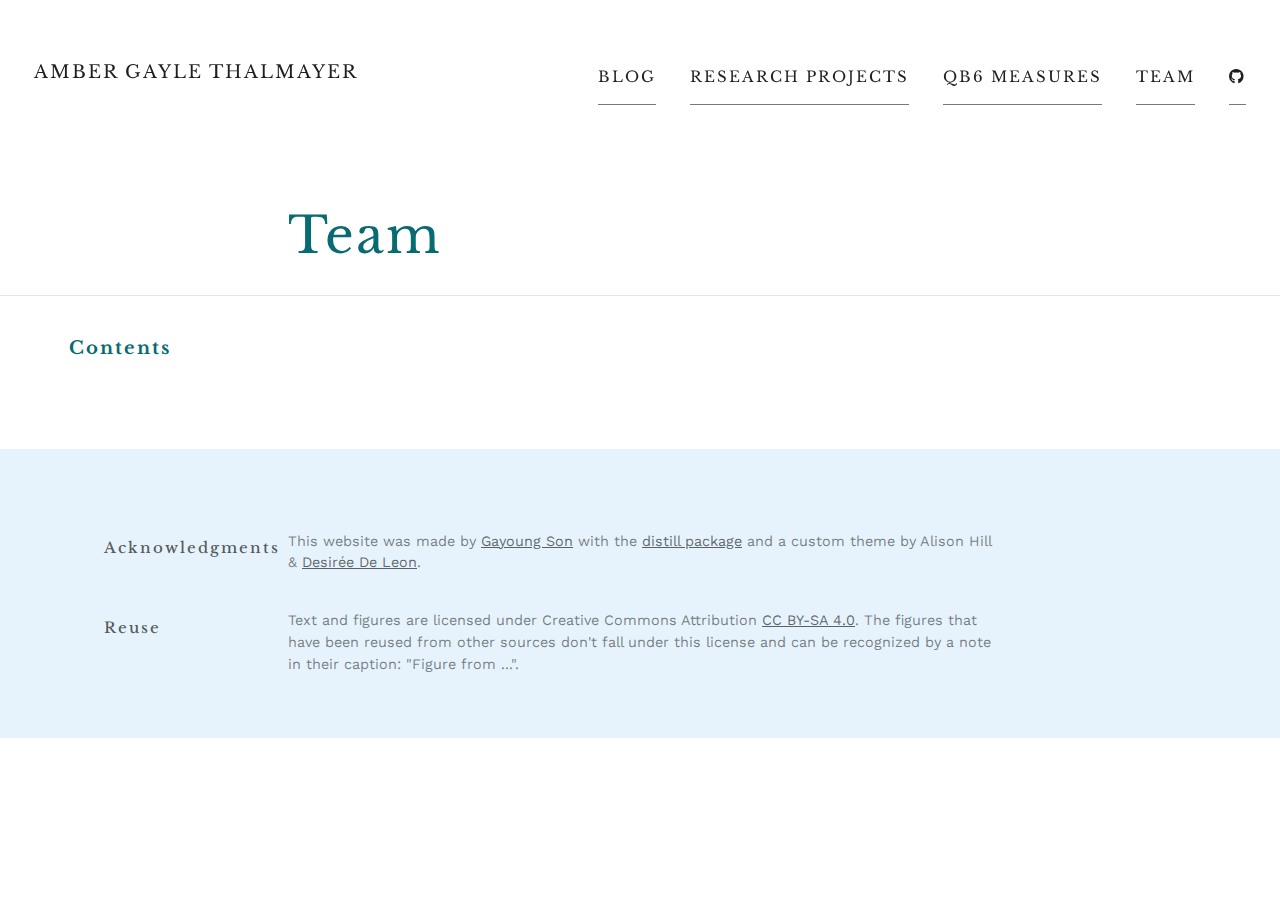
<file: docs/team.html>
<!DOCTYPE html>

<html xmlns="http://www.w3.org/1999/xhtml" lang="" xml:lang="">

<head>
  <meta charset="utf-8"/>
  <meta name="viewport" content="width=device-width, initial-scale=1"/>
  <meta http-equiv="X-UA-Compatible" content="IE=Edge,chrome=1"/>
  <meta name="generator" content="distill" />

  <style type="text/css">
  /* Hide doc at startup (prevent jankiness while JS renders/transforms) */
  body {
    visibility: hidden;
  }
  </style>

 <!--radix_placeholder_import_source-->
 <!--/radix_placeholder_import_source-->

<style type="text/css">code{white-space: pre;}</style>
<style type="text/css" data-origin="pandoc">
pre > code.sourceCode { white-space: pre; position: relative; }
pre > code.sourceCode > span { display: inline-block; line-height: 1.25; }
pre > code.sourceCode > span:empty { height: 1.2em; }
.sourceCode { overflow: visible; }
code.sourceCode > span { color: inherit; text-decoration: inherit; }
div.sourceCode { margin: 1em 0; }
pre.sourceCode { margin: 0; }
@media screen {
div.sourceCode { overflow: auto; }
}
@media print {
pre > code.sourceCode { white-space: pre-wrap; }
pre > code.sourceCode > span { text-indent: -5em; padding-left: 5em; }
}
pre.numberSource code
  { counter-reset: source-line 0; }
pre.numberSource code > span
  { position: relative; left: -4em; counter-increment: source-line; }
pre.numberSource code > span > a:first-child::before
  { content: counter(source-line);
    position: relative; left: -1em; text-align: right; vertical-align: baseline;
    border: none; display: inline-block;
    -webkit-touch-callout: none; -webkit-user-select: none;
    -khtml-user-select: none; -moz-user-select: none;
    -ms-user-select: none; user-select: none;
    padding: 0 4px; width: 4em;
    color: #aaaaaa;
  }
pre.numberSource { margin-left: 3em; border-left: 1px solid #aaaaaa;  padding-left: 4px; }
div.sourceCode
  { color: #00769e; background-color: #f1f3f5; }
@media screen {
pre > code.sourceCode > span > a:first-child::before { text-decoration: underline; }
}
code span { color: #00769e; } /* Normal */
code span.al { color: #ad0000; } /* Alert */
code span.an { color: #5e5e5e; } /* Annotation */
code span.at { color: #657422; } /* Attribute */
code span.bn { color: #ad0000; } /* BaseN */
code span.bu { } /* BuiltIn */
code span.cf { color: #00769e; } /* ControlFlow */
code span.ch { color: #20794d; } /* Char */
code span.cn { color: #8f5902; } /* Constant */
code span.co { color: #5e5e5e; } /* Comment */
code span.cv { color: #5e5e5e; font-style: italic; } /* CommentVar */
code span.do { color: #5e5e5e; font-style: italic; } /* Documentation */
code span.dt { color: #ad0000; } /* DataType */
code span.dv { color: #ad0000; } /* DecVal */
code span.er { color: #ad0000; } /* Error */
code span.ex { } /* Extension */
code span.fl { color: #ad0000; } /* Float */
code span.fu { color: #4758ab; } /* Function */
code span.im { } /* Import */
code span.in { color: #5e5e5e; } /* Information */
code span.kw { color: #00769e; } /* Keyword */
code span.op { color: #5e5e5e; } /* Operator */
code span.ot { color: #00769e; } /* Other */
code span.pp { color: #ad0000; } /* Preprocessor */
code span.sc { color: #5e5e5e; } /* SpecialChar */
code span.ss { color: #20794d; } /* SpecialString */
code span.st { color: #20794d; } /* String */
code span.va { color: #111111; } /* Variable */
code span.vs { color: #20794d; } /* VerbatimString */
code span.wa { color: #5e5e5e; font-style: italic; } /* Warning */
</style>


  <!--radix_placeholder_meta_tags-->
  <title>Amber Gayle Thalmayer: Team</title>


  <link rel="license" href="https://creativecommons.org/licenses/by-sa/4.0/"/>


  <!--  https://developers.facebook.com/docs/sharing/webmasters#markup -->
  <meta property="og:title" content="Amber Gayle Thalmayer: Team"/>
  <meta property="og:type" content="article"/>
  <meta property="og:locale" content="en_US"/>
  <meta property="og:site_name" content="Amber Gayle Thalmayer"/>

  <!--  https://dev.twitter.com/cards/types/summary -->
  <meta property="twitter:card" content="summary"/>
  <meta property="twitter:title" content="Amber Gayle Thalmayer: Team"/>

  <!--/radix_placeholder_meta_tags-->
  <!--radix_placeholder_rmarkdown_metadata-->

  <script type="text/json" id="radix-rmarkdown-metadata">
  {"type":"list","attributes":{"names":{"type":"character","attributes":{},"value":["title"]}},"value":[{"type":"character","attributes":{},"value":["Team"]}]}
  </script>
  <!--/radix_placeholder_rmarkdown_metadata-->
  <!--radix_placeholder_navigation_in_header-->
  <meta name="distill:offset" content=""/>

  <script type="application/javascript">

    window.headroom_prevent_pin = false;

    window.document.addEventListener("DOMContentLoaded", function (event) {

      // initialize headroom for banner
      var header = $('header').get(0);
      var headerHeight = header.offsetHeight;
      var headroom = new Headroom(header, {
        tolerance: 5,
        onPin : function() {
          if (window.headroom_prevent_pin) {
            window.headroom_prevent_pin = false;
            headroom.unpin();
          }
        }
      });
      headroom.init();
      if(window.location.hash)
        headroom.unpin();
      $(header).addClass('headroom--transition');

      // offset scroll location for banner on hash change
      // (see: https://github.com/WickyNilliams/headroom.js/issues/38)
      window.addEventListener("hashchange", function(event) {
        window.scrollTo(0, window.pageYOffset - (headerHeight + 25));
      });

      // responsive menu
      $('.distill-site-header').each(function(i, val) {
        var topnav = $(this);
        var toggle = topnav.find('.nav-toggle');
        toggle.on('click', function() {
          topnav.toggleClass('responsive');
        });
      });

      // nav dropdowns
      $('.nav-dropbtn').click(function(e) {
        $(this).next('.nav-dropdown-content').toggleClass('nav-dropdown-active');
        $(this).parent().siblings('.nav-dropdown')
           .children('.nav-dropdown-content').removeClass('nav-dropdown-active');
      });
      $("body").click(function(e){
        $('.nav-dropdown-content').removeClass('nav-dropdown-active');
      });
      $(".nav-dropdown").click(function(e){
        e.stopPropagation();
      });
    });
  </script>

  <style type="text/css">

  /* Theme (user-documented overrideables for nav appearance) */

  .distill-site-nav {
    color: rgba(255, 255, 255, 0.8);
    background-color: #0F2E3D;
    font-size: 15px;
    font-weight: 300;
  }

  .distill-site-nav a {
    color: inherit;
    text-decoration: none;
  }

  .distill-site-nav a:hover {
    color: white;
  }

  @media print {
    .distill-site-nav {
      display: none;
    }
  }

  .distill-site-header {

  }

  .distill-site-footer {

  }


  /* Site Header */

  .distill-site-header {
    width: 100%;
    box-sizing: border-box;
    z-index: 3;
  }

  .distill-site-header .nav-left {
    display: inline-block;
    margin-left: 8px;
  }

  @media screen and (max-width: 768px) {
    .distill-site-header .nav-left {
      margin-left: 0;
    }
  }


  .distill-site-header .nav-right {
    float: right;
    margin-right: 8px;
  }

  .distill-site-header a,
  .distill-site-header .title {
    display: inline-block;
    text-align: center;
    padding: 14px 10px 14px 10px;
  }

  .distill-site-header .title {
    font-size: 18px;
    min-width: 150px;
  }

  .distill-site-header .logo {
    padding: 0;
  }

  .distill-site-header .logo img {
    display: none;
    max-height: 20px;
    width: auto;
    margin-bottom: -4px;
  }

  .distill-site-header .nav-image img {
    max-height: 18px;
    width: auto;
    display: inline-block;
    margin-bottom: -3px;
  }



  @media screen and (min-width: 1000px) {
    .distill-site-header .logo img {
      display: inline-block;
    }
    .distill-site-header .nav-left {
      margin-left: 20px;
    }
    .distill-site-header .nav-right {
      margin-right: 20px;
    }
    .distill-site-header .title {
      padding-left: 12px;
    }
  }


  .distill-site-header .nav-toggle {
    display: none;
  }

  .nav-dropdown {
    display: inline-block;
    position: relative;
  }

  .nav-dropdown .nav-dropbtn {
    border: none;
    outline: none;
    color: rgba(255, 255, 255, 0.8);
    padding: 16px 10px;
    background-color: transparent;
    font-family: inherit;
    font-size: inherit;
    font-weight: inherit;
    margin: 0;
    margin-top: 1px;
    z-index: 2;
  }

  .nav-dropdown-content {
    display: none;
    position: absolute;
    background-color: white;
    min-width: 200px;
    border: 1px solid rgba(0,0,0,0.15);
    border-radius: 4px;
    box-shadow: 0px 8px 16px 0px rgba(0,0,0,0.1);
    z-index: 1;
    margin-top: 2px;
    white-space: nowrap;
    padding-top: 4px;
    padding-bottom: 4px;
  }

  .nav-dropdown-content hr {
    margin-top: 4px;
    margin-bottom: 4px;
    border: none;
    border-bottom: 1px solid rgba(0, 0, 0, 0.1);
  }

  .nav-dropdown-active {
    display: block;
  }

  .nav-dropdown-content a, .nav-dropdown-content .nav-dropdown-header {
    color: black;
    padding: 6px 24px;
    text-decoration: none;
    display: block;
    text-align: left;
  }

  .nav-dropdown-content .nav-dropdown-header {
    display: block;
    padding: 5px 24px;
    padding-bottom: 0;
    text-transform: uppercase;
    font-size: 14px;
    color: #999999;
    white-space: nowrap;
  }

  .nav-dropdown:hover .nav-dropbtn {
    color: white;
  }

  .nav-dropdown-content a:hover {
    background-color: #ddd;
    color: black;
  }

  .nav-right .nav-dropdown-content {
    margin-left: -45%;
    right: 0;
  }

  @media screen and (max-width: 768px) {
    .distill-site-header a, .distill-site-header .nav-dropdown  {display: none;}
    .distill-site-header a.nav-toggle {
      float: right;
      display: block;
    }
    .distill-site-header .title {
      margin-left: 0;
    }
    .distill-site-header .nav-right {
      margin-right: 0;
    }
    .distill-site-header {
      overflow: hidden;
    }
    .nav-right .nav-dropdown-content {
      margin-left: 0;
    }
  }


  @media screen and (max-width: 768px) {
    .distill-site-header.responsive {position: relative; min-height: 500px; }
    .distill-site-header.responsive a.nav-toggle {
      position: absolute;
      right: 0;
      top: 0;
    }
    .distill-site-header.responsive a,
    .distill-site-header.responsive .nav-dropdown {
      display: block;
      text-align: left;
    }
    .distill-site-header.responsive .nav-left,
    .distill-site-header.responsive .nav-right {
      width: 100%;
    }
    .distill-site-header.responsive .nav-dropdown {float: none;}
    .distill-site-header.responsive .nav-dropdown-content {position: relative;}
    .distill-site-header.responsive .nav-dropdown .nav-dropbtn {
      display: block;
      width: 100%;
      text-align: left;
    }
  }

  /* Site Footer */

  .distill-site-footer {
    width: 100%;
    overflow: hidden;
    box-sizing: border-box;
    z-index: 3;
    margin-top: 30px;
    padding-top: 30px;
    padding-bottom: 30px;
    text-align: center;
  }

  /* Headroom */

  d-title {
    padding-top: 6rem;
  }

  @media print {
    d-title {
      padding-top: 4rem;
    }
  }

  .headroom {
    z-index: 1000;
    position: fixed;
    top: 0;
    left: 0;
    right: 0;
  }

  .headroom--transition {
    transition: all .4s ease-in-out;
  }

  .headroom--unpinned {
    top: -100px;
  }

  .headroom--pinned {
    top: 0;
  }

  /* adjust viewport for navbar height */
  /* helps vertically center bootstrap (non-distill) content */
  .min-vh-100 {
    min-height: calc(100vh - 100px) !important;
  }

  </style>

  <script src="site_libs/jquery-3.6.0/jquery-3.6.0.min.js"></script>
  <link href="site_libs/font-awesome-5.1.0/css/all.css" rel="stylesheet"/>
  <link href="site_libs/font-awesome-5.1.0/css/v4-shims.css" rel="stylesheet"/>
  <script src="site_libs/headroom-0.9.4/headroom.min.js"></script>
  <!--/radix_placeholder_navigation_in_header-->
  <!--radix_placeholder_distill-->

  <style type="text/css">

  body {
    background-color: white;
  }

  .pandoc-table {
    width: 100%;
  }

  .pandoc-table>caption {
    margin-bottom: 10px;
  }

  .pandoc-table th:not([align]) {
    text-align: left;
  }

  .pagedtable-footer {
    font-size: 15px;
  }

  d-byline .byline {
    grid-template-columns: 2fr 2fr;
  }

  d-byline .byline h3 {
    margin-block-start: 1.5em;
  }

  d-byline .byline .authors-affiliations h3 {
    margin-block-start: 0.5em;
  }

  .authors-affiliations .orcid-id {
    width: 16px;
    height:16px;
    margin-left: 4px;
    margin-right: 4px;
    vertical-align: middle;
    padding-bottom: 2px;
  }

  d-title .dt-tags {
    margin-top: 1em;
    grid-column: text;
  }

  .dt-tags .dt-tag {
    text-decoration: none;
    display: inline-block;
    color: rgba(0,0,0,0.6);
    padding: 0em 0.4em;
    margin-right: 0.5em;
    margin-bottom: 0.4em;
    font-size: 70%;
    border: 1px solid rgba(0,0,0,0.2);
    border-radius: 3px;
    text-transform: uppercase;
    font-weight: 500;
  }

  d-article table.gt_table td,
  d-article table.gt_table th {
    border-bottom: none;
    font-size: 100%;
  }

  .html-widget {
    margin-bottom: 2.0em;
  }

  .l-screen-inset {
    padding-right: 16px;
  }

  .l-screen .caption {
    margin-left: 10px;
  }

  .shaded {
    background: rgb(247, 247, 247);
    padding-top: 20px;
    padding-bottom: 20px;
    border-top: 1px solid rgba(0, 0, 0, 0.1);
    border-bottom: 1px solid rgba(0, 0, 0, 0.1);
  }

  .shaded .html-widget {
    margin-bottom: 0;
    border: 1px solid rgba(0, 0, 0, 0.1);
  }

  .shaded .shaded-content {
    background: white;
  }

  .text-output {
    margin-top: 0;
    line-height: 1.5em;
  }

  .hidden {
    display: none !important;
  }

  d-article {
    padding-top: 2.5rem;
    padding-bottom: 30px;
  }

  d-appendix {
    padding-top: 30px;
  }

  d-article>p>img {
    width: 100%;
  }

  d-article h2 {
    margin: 1rem 0 1.5rem 0;
  }

  d-article h3 {
    margin-top: 1.5rem;
  }

  d-article iframe {
    border: 1px solid rgba(0, 0, 0, 0.1);
    margin-bottom: 2.0em;
    width: 100%;
  }

  /* Tweak code blocks */

  d-article div.sourceCode code,
  d-article pre code {
    font-family: Consolas, Monaco, 'Andale Mono', 'Ubuntu Mono', monospace;
  }

  d-article pre,
  d-article div.sourceCode,
  d-article div.sourceCode pre {
    overflow: auto;
  }

  d-article div.sourceCode {
    background-color: white;
  }

  d-article div.sourceCode pre {
    padding-left: 10px;
    font-size: 12px;
    border-left: 2px solid rgba(0,0,0,0.1);
  }

  d-article pre {
    font-size: 12px;
    color: black;
    background: none;
    margin-top: 0;
    text-align: left;
    white-space: pre;
    word-spacing: normal;
    word-break: normal;
    word-wrap: normal;
    line-height: 1.5;

    -moz-tab-size: 4;
    -o-tab-size: 4;
    tab-size: 4;

    -webkit-hyphens: none;
    -moz-hyphens: none;
    -ms-hyphens: none;
    hyphens: none;
  }

  d-article pre a {
    border-bottom: none;
  }

  d-article pre a:hover {
    border-bottom: none;
    text-decoration: underline;
  }

  d-article details {
    grid-column: text;
    margin-bottom: 0.8em;
  }

  @media(min-width: 768px) {

  d-article pre,
  d-article div.sourceCode,
  d-article div.sourceCode pre {
    overflow: visible !important;
  }

  d-article div.sourceCode pre {
    padding-left: 18px;
    font-size: 14px;
  }

  d-article pre {
    font-size: 14px;
  }

  }

  figure img.external {
    background: white;
    border: 1px solid rgba(0, 0, 0, 0.1);
    box-shadow: 0 1px 8px rgba(0, 0, 0, 0.1);
    padding: 18px;
    box-sizing: border-box;
  }

  /* CSS for d-contents */

  .d-contents {
    grid-column: text;
    color: rgba(0,0,0,0.8);
    font-size: 0.9em;
    padding-bottom: 1em;
    margin-bottom: 1em;
    padding-bottom: 0.5em;
    margin-bottom: 1em;
    padding-left: 0.25em;
    justify-self: start;
  }

  @media(min-width: 1000px) {
    .d-contents.d-contents-float {
      height: 0;
      grid-column-start: 1;
      grid-column-end: 4;
      justify-self: center;
      padding-right: 3em;
      padding-left: 2em;
    }
  }

  .d-contents nav h3 {
    font-size: 18px;
    margin-top: 0;
    margin-bottom: 1em;
  }

  .d-contents li {
    list-style-type: none
  }

  .d-contents nav > ul {
    padding-left: 0;
  }

  .d-contents ul {
    padding-left: 1em
  }

  .d-contents nav ul li {
    margin-top: 0.6em;
    margin-bottom: 0.2em;
  }

  .d-contents nav a {
    font-size: 13px;
    border-bottom: none;
    text-decoration: none
    color: rgba(0, 0, 0, 0.8);
  }

  .d-contents nav a:hover {
    text-decoration: underline solid rgba(0, 0, 0, 0.6)
  }

  .d-contents nav > ul > li > a {
    font-weight: 600;
  }

  .d-contents nav > ul > li > ul {
    font-weight: inherit;
  }

  .d-contents nav > ul > li > ul > li {
    margin-top: 0.2em;
  }


  .d-contents nav ul {
    margin-top: 0;
    margin-bottom: 0.25em;
  }

  .d-article-with-toc h2:nth-child(2) {
    margin-top: 0;
  }


  /* Figure */

  .figure {
    position: relative;
    margin-bottom: 2.5em;
    margin-top: 1.5em;
  }

  .figure .caption {
    color: rgba(0, 0, 0, 0.6);
    font-size: 12px;
    line-height: 1.5em;
  }

  .figure img.external {
    background: white;
    border: 1px solid rgba(0, 0, 0, 0.1);
    box-shadow: 0 1px 8px rgba(0, 0, 0, 0.1);
    padding: 18px;
    box-sizing: border-box;
  }

  .figure .caption a {
    color: rgba(0, 0, 0, 0.6);
  }

  .figure .caption b,
  .figure .caption strong, {
    font-weight: 600;
    color: rgba(0, 0, 0, 1.0);
  }

  /* Citations */

  d-article .citation {
    color: inherit;
    cursor: inherit;
  }

  div.hanging-indent{
    margin-left: 1em; text-indent: -1em;
  }

  /* Citation hover box */

  .tippy-box[data-theme~=light-border] {
    background-color: rgba(250, 250, 250, 0.95);
  }

  .tippy-content > p {
    margin-bottom: 0;
    padding: 2px;
  }


  /* Tweak 1000px media break to show more text */

  @media(min-width: 1000px) {
    .base-grid,
    distill-header,
    d-title,
    d-abstract,
    d-article,
    d-appendix,
    distill-appendix,
    d-byline,
    d-footnote-list,
    d-citation-list,
    distill-footer {
      grid-template-columns: [screen-start] 1fr [page-start kicker-start] 80px [middle-start] 50px [text-start kicker-end] 65px 65px 65px 65px 65px 65px 65px 65px [text-end gutter-start] 65px [middle-end] 65px [page-end gutter-end] 1fr [screen-end];
      grid-column-gap: 16px;
    }

    .grid {
      grid-column-gap: 16px;
    }

    d-article {
      font-size: 1.06rem;
      line-height: 1.7em;
    }
    figure .caption, .figure .caption, figure figcaption {
      font-size: 13px;
    }
  }

  @media(min-width: 1180px) {
    .base-grid,
    distill-header,
    d-title,
    d-abstract,
    d-article,
    d-appendix,
    distill-appendix,
    d-byline,
    d-footnote-list,
    d-citation-list,
    distill-footer {
      grid-template-columns: [screen-start] 1fr [page-start kicker-start] 60px [middle-start] 60px [text-start kicker-end] 60px 60px 60px 60px 60px 60px 60px 60px [text-end gutter-start] 60px [middle-end] 60px [page-end gutter-end] 1fr [screen-end];
      grid-column-gap: 32px;
    }

    .grid {
      grid-column-gap: 32px;
    }
  }


  /* Get the citation styles for the appendix (not auto-injected on render since
     we do our own rendering of the citation appendix) */

  d-appendix .citation-appendix,
  .d-appendix .citation-appendix {
    font-size: 11px;
    line-height: 15px;
    border-left: 1px solid rgba(0, 0, 0, 0.1);
    padding-left: 18px;
    border: 1px solid rgba(0,0,0,0.1);
    background: rgba(0, 0, 0, 0.02);
    padding: 10px 18px;
    border-radius: 3px;
    color: rgba(150, 150, 150, 1);
    overflow: hidden;
    margin-top: -12px;
    white-space: pre-wrap;
    word-wrap: break-word;
  }

  /* Include appendix styles here so they can be overridden */

  d-appendix {
    contain: layout style;
    font-size: 0.8em;
    line-height: 1.7em;
    margin-top: 60px;
    margin-bottom: 0;
    border-top: 1px solid rgba(0, 0, 0, 0.1);
    color: rgba(0,0,0,0.5);
    padding-top: 60px;
    padding-bottom: 48px;
  }

  d-appendix h3 {
    grid-column: page-start / text-start;
    font-size: 15px;
    font-weight: 500;
    margin-top: 1em;
    margin-bottom: 0;
    color: rgba(0,0,0,0.65);
  }

  d-appendix h3 + * {
    margin-top: 1em;
  }

  d-appendix ol {
    padding: 0 0 0 15px;
  }

  @media (min-width: 768px) {
    d-appendix ol {
      padding: 0 0 0 30px;
      margin-left: -30px;
    }
  }

  d-appendix li {
    margin-bottom: 1em;
  }

  d-appendix a {
    color: rgba(0, 0, 0, 0.6);
  }

  d-appendix > * {
    grid-column: text;
  }

  d-appendix > d-footnote-list,
  d-appendix > d-citation-list,
  d-appendix > distill-appendix {
    grid-column: screen;
  }

  /* Include footnote styles here so they can be overridden */

  d-footnote-list {
    contain: layout style;
  }

  d-footnote-list > * {
    grid-column: text;
  }

  d-footnote-list a.footnote-backlink {
    color: rgba(0,0,0,0.3);
    padding-left: 0.5em;
  }



  /* Anchor.js */

  .anchorjs-link {
    /*transition: all .25s linear; */
    text-decoration: none;
    border-bottom: none;
  }
  *:hover > .anchorjs-link {
    margin-left: -1.125em !important;
    text-decoration: none;
    border-bottom: none;
  }

  /* Social footer */

  .social_footer {
    margin-top: 30px;
    margin-bottom: 0;
    color: rgba(0,0,0,0.67);
  }

  .disqus-comments {
    margin-right: 30px;
  }

  .disqus-comment-count {
    border-bottom: 1px solid rgba(0, 0, 0, 0.4);
    cursor: pointer;
  }

  #disqus_thread {
    margin-top: 30px;
  }

  .article-sharing a {
    border-bottom: none;
    margin-right: 8px;
  }

  .article-sharing a:hover {
    border-bottom: none;
  }

  .sidebar-section.subscribe {
    font-size: 12px;
    line-height: 1.6em;
  }

  .subscribe p {
    margin-bottom: 0.5em;
  }


  .article-footer .subscribe {
    font-size: 15px;
    margin-top: 45px;
  }


  .sidebar-section.custom {
    font-size: 12px;
    line-height: 1.6em;
  }

  .custom p {
    margin-bottom: 0.5em;
  }

  /* Styles for listing layout (hide title) */
  .layout-listing d-title, .layout-listing .d-title {
    display: none;
  }

  /* Styles for posts lists (not auto-injected) */


  .posts-with-sidebar {
    padding-left: 45px;
    padding-right: 45px;
  }

  .posts-list .description h2,
  .posts-list .description p {
    font-family: -apple-system, BlinkMacSystemFont, "Segoe UI", Roboto, Oxygen, Ubuntu, Cantarell, "Fira Sans", "Droid Sans", "Helvetica Neue", Arial, sans-serif;
  }

  .posts-list .description h2 {
    font-weight: 700;
    border-bottom: none;
    padding-bottom: 0;
  }

  .posts-list h2.post-tag {
    border-bottom: 1px solid rgba(0, 0, 0, 0.2);
    padding-bottom: 12px;
  }
  .posts-list {
    margin-top: 60px;
    margin-bottom: 24px;
  }

  .posts-list .post-preview {
    text-decoration: none;
    overflow: hidden;
    display: block;
    border-bottom: 1px solid rgba(0, 0, 0, 0.1);
    padding: 24px 0;
  }

  .post-preview-last {
    border-bottom: none !important;
  }

  .posts-list .posts-list-caption {
    grid-column: screen;
    font-weight: 400;
  }

  .posts-list .post-preview h2 {
    margin: 0 0 6px 0;
    line-height: 1.2em;
    font-style: normal;
    font-size: 24px;
  }

  .posts-list .post-preview p {
    margin: 0 0 12px 0;
    line-height: 1.4em;
    font-size: 16px;
  }

  .posts-list .post-preview .thumbnail {
    box-sizing: border-box;
    margin-bottom: 24px;
    position: relative;
    max-width: 500px;
  }
  .posts-list .post-preview img {
    width: 100%;
    display: block;
  }

  .posts-list .metadata {
    font-size: 12px;
    line-height: 1.4em;
    margin-bottom: 18px;
  }

  .posts-list .metadata > * {
    display: inline-block;
  }

  .posts-list .metadata .publishedDate {
    margin-right: 2em;
  }

  .posts-list .metadata .dt-authors {
    display: block;
    margin-top: 0.3em;
    margin-right: 2em;
  }

  .posts-list .dt-tags {
    display: block;
    line-height: 1em;
  }

  .posts-list .dt-tags .dt-tag {
    display: inline-block;
    color: rgba(0,0,0,0.6);
    padding: 0.3em 0.4em;
    margin-right: 0.2em;
    margin-bottom: 0.4em;
    font-size: 60%;
    border: 1px solid rgba(0,0,0,0.2);
    border-radius: 3px;
    text-transform: uppercase;
    font-weight: 500;
  }

  .posts-list img {
    opacity: 1;
  }

  .posts-list img[data-src] {
    opacity: 0;
  }

  .posts-more {
    clear: both;
  }


  .posts-sidebar {
    font-size: 16px;
  }

  .posts-sidebar h3 {
    font-size: 16px;
    margin-top: 0;
    margin-bottom: 0.5em;
    font-weight: 400;
    text-transform: uppercase;
  }

  .sidebar-section {
    margin-bottom: 30px;
  }

  .categories ul {
    list-style-type: none;
    margin: 0;
    padding: 0;
  }

  .categories li {
    color: rgba(0, 0, 0, 0.8);
    margin-bottom: 0;
  }

  .categories li>a {
    border-bottom: none;
  }

  .categories li>a:hover {
    border-bottom: 1px solid rgba(0, 0, 0, 0.4);
  }

  .categories .active {
    font-weight: 600;
  }

  .categories .category-count {
    color: rgba(0, 0, 0, 0.4);
  }


  @media(min-width: 768px) {
    .posts-list .post-preview h2 {
      font-size: 26px;
    }
    .posts-list .post-preview .thumbnail {
      float: right;
      width: 30%;
      margin-bottom: 0;
    }
    .posts-list .post-preview .description {
      float: left;
      width: 45%;
    }
    .posts-list .post-preview .metadata {
      float: left;
      width: 20%;
      margin-top: 8px;
    }
    .posts-list .post-preview p {
      margin: 0 0 12px 0;
      line-height: 1.5em;
      font-size: 16px;
    }
    .posts-with-sidebar .posts-list {
      float: left;
      width: 75%;
    }
    .posts-with-sidebar .posts-sidebar {
      float: right;
      width: 20%;
      margin-top: 60px;
      padding-top: 24px;
      padding-bottom: 24px;
    }
  }


  /* Improve display for browsers without grid (IE/Edge <= 15) */

  .downlevel {
    line-height: 1.6em;
    font-family: -apple-system, BlinkMacSystemFont, "Segoe UI", Roboto, Oxygen, Ubuntu, Cantarell, "Fira Sans", "Droid Sans", "Helvetica Neue", Arial, sans-serif;
    margin: 0;
  }

  .downlevel .d-title {
    padding-top: 6rem;
    padding-bottom: 1.5rem;
  }

  .downlevel .d-title h1 {
    font-size: 50px;
    font-weight: 700;
    line-height: 1.1em;
    margin: 0 0 0.5rem;
  }

  .downlevel .d-title p {
    font-weight: 300;
    font-size: 1.2rem;
    line-height: 1.55em;
    margin-top: 0;
  }

  .downlevel .d-byline {
    padding-top: 0.8em;
    padding-bottom: 0.8em;
    font-size: 0.8rem;
    line-height: 1.8em;
  }

  .downlevel .section-separator {
    border: none;
    border-top: 1px solid rgba(0, 0, 0, 0.1);
  }

  .downlevel .d-article {
    font-size: 1.06rem;
    line-height: 1.7em;
    padding-top: 1rem;
    padding-bottom: 2rem;
  }


  .downlevel .d-appendix {
    padding-left: 0;
    padding-right: 0;
    max-width: none;
    font-size: 0.8em;
    line-height: 1.7em;
    margin-bottom: 0;
    color: rgba(0,0,0,0.5);
    padding-top: 40px;
    padding-bottom: 48px;
  }

  .downlevel .footnotes ol {
    padding-left: 13px;
  }

  .downlevel .base-grid,
  .downlevel .distill-header,
  .downlevel .d-title,
  .downlevel .d-abstract,
  .downlevel .d-article,
  .downlevel .d-appendix,
  .downlevel .distill-appendix,
  .downlevel .d-byline,
  .downlevel .d-footnote-list,
  .downlevel .d-citation-list,
  .downlevel .distill-footer,
  .downlevel .appendix-bottom,
  .downlevel .posts-container {
    padding-left: 40px;
    padding-right: 40px;
  }

  @media(min-width: 768px) {
    .downlevel .base-grid,
    .downlevel .distill-header,
    .downlevel .d-title,
    .downlevel .d-abstract,
    .downlevel .d-article,
    .downlevel .d-appendix,
    .downlevel .distill-appendix,
    .downlevel .d-byline,
    .downlevel .d-footnote-list,
    .downlevel .d-citation-list,
    .downlevel .distill-footer,
    .downlevel .appendix-bottom,
    .downlevel .posts-container {
    padding-left: 150px;
    padding-right: 150px;
    max-width: 900px;
  }
  }

  .downlevel pre code {
    display: block;
    border-left: 2px solid rgba(0, 0, 0, .1);
    padding: 0 0 0 20px;
    font-size: 14px;
  }

  .downlevel code, .downlevel pre {
    color: black;
    background: none;
    font-family: Consolas, Monaco, 'Andale Mono', 'Ubuntu Mono', monospace;
    text-align: left;
    white-space: pre;
    word-spacing: normal;
    word-break: normal;
    word-wrap: normal;
    line-height: 1.5;

    -moz-tab-size: 4;
    -o-tab-size: 4;
    tab-size: 4;

    -webkit-hyphens: none;
    -moz-hyphens: none;
    -ms-hyphens: none;
    hyphens: none;
  }

  .downlevel .posts-list .post-preview {
    color: inherit;
  }



  </style>

  <script type="application/javascript">

  function is_downlevel_browser() {
    if (bowser.isUnsupportedBrowser({ msie: "12", msedge: "16"},
                                   window.navigator.userAgent)) {
      return true;
    } else {
      return window.load_distill_framework === undefined;
    }
  }

  // show body when load is complete
  function on_load_complete() {

    // add anchors
    if (window.anchors) {
      window.anchors.options.placement = 'left';
      window.anchors.add('d-article > h2, d-article > h3, d-article > h4, d-article > h5');
    }


    // set body to visible
    document.body.style.visibility = 'visible';

    // force redraw for leaflet widgets
    if (window.HTMLWidgets) {
      var maps = window.HTMLWidgets.findAll(".leaflet");
      $.each(maps, function(i, el) {
        var map = this.getMap();
        map.invalidateSize();
        map.eachLayer(function(layer) {
          if (layer instanceof L.TileLayer)
            layer.redraw();
        });
      });
    }

    // trigger 'shown' so htmlwidgets resize
    $('d-article').trigger('shown');
  }

  function init_distill() {

    init_common();

    // create front matter
    var front_matter = $('<d-front-matter></d-front-matter>');
    $('#distill-front-matter').wrap(front_matter);

    // create d-title
    $('.d-title').changeElementType('d-title');

    // create d-byline
    var byline = $('<d-byline></d-byline>');
    $('.d-byline').replaceWith(byline);

    // create d-article
    var article = $('<d-article></d-article>');
    $('.d-article').wrap(article).children().unwrap();

    // move posts container into article
    $('.posts-container').appendTo($('d-article'));

    // create d-appendix
    $('.d-appendix').changeElementType('d-appendix');

    // flag indicating that we have appendix items
    var appendix = $('.appendix-bottom').children('h3').length > 0;

    // replace footnotes with <d-footnote>
    $('.footnote-ref').each(function(i, val) {
      appendix = true;
      var href = $(this).attr('href');
      var id = href.replace('#', '');
      var fn = $('#' + id);
      var fn_p = $('#' + id + '>p');
      fn_p.find('.footnote-back').remove();
      var text = fn_p.html();
      var dtfn = $('<d-footnote></d-footnote>');
      dtfn.html(text);
      $(this).replaceWith(dtfn);
    });
    // remove footnotes
    $('.footnotes').remove();

    // move refs into #references-listing
    $('#references-listing').replaceWith($('#refs'));

    $('h1.appendix, h2.appendix').each(function(i, val) {
      $(this).changeElementType('h3');
    });
    $('h3.appendix').each(function(i, val) {
      var id = $(this).attr('id');
      $('.d-contents a[href="#' + id + '"]').parent().remove();
      appendix = true;
      $(this).nextUntil($('h1, h2, h3')).addBack().appendTo($('d-appendix'));
    });

    // show d-appendix if we have appendix content
    $("d-appendix").css('display', appendix ? 'grid' : 'none');

    // localize layout chunks to just output
    $('.layout-chunk').each(function(i, val) {

      // capture layout
      var layout = $(this).attr('data-layout');

      // apply layout to markdown level block elements
      var elements = $(this).children().not('details, div.sourceCode, pre, script');
      elements.each(function(i, el) {
        var layout_div = $('<div class="' + layout + '"></div>');
        if (layout_div.hasClass('shaded')) {
          var shaded_content = $('<div class="shaded-content"></div>');
          $(this).wrap(shaded_content);
          $(this).parent().wrap(layout_div);
        } else {
          $(this).wrap(layout_div);
        }
      });


      // unwrap the layout-chunk div
      $(this).children().unwrap();
    });

    // remove code block used to force  highlighting css
    $('.distill-force-highlighting-css').parent().remove();

    // remove empty line numbers inserted by pandoc when using a
    // custom syntax highlighting theme
    $('code.sourceCode a:empty').remove();

    // load distill framework
    load_distill_framework();

    // wait for window.distillRunlevel == 4 to do post processing
    function distill_post_process() {

      if (!window.distillRunlevel || window.distillRunlevel < 4)
        return;

      // hide author/affiliations entirely if we have no authors
      var front_matter = JSON.parse($("#distill-front-matter").html());
      var have_authors = front_matter.authors && front_matter.authors.length > 0;
      if (!have_authors)
        $('d-byline').addClass('hidden');

      // article with toc class
      $('.d-contents').parent().addClass('d-article-with-toc');

      // strip links that point to #
      $('.authors-affiliations').find('a[href="#"]').removeAttr('href');

      // add orcid ids
      $('.authors-affiliations').find('.author').each(function(i, el) {
        var orcid_id = front_matter.authors[i].orcidID;
        if (orcid_id) {
          var a = $('<a></a>');
          a.attr('href', 'https://orcid.org/' + orcid_id);
          var img = $('<img></img>');
          img.addClass('orcid-id');
          img.attr('alt', 'ORCID ID');
          img.attr('src','[data-uri]');
          a.append(img);
          $(this).append(a);
        }
      });

      // hide elements of author/affiliations grid that have no value
      function hide_byline_column(caption) {
        $('d-byline').find('h3:contains("' + caption + '")').parent().css('visibility', 'hidden');
      }

      // affiliations
      var have_affiliations = false;
      for (var i = 0; i<front_matter.authors.length; ++i) {
        var author = front_matter.authors[i];
        if (author.affiliation !== "&nbsp;") {
          have_affiliations = true;
          break;
        }
      }
      if (!have_affiliations)
        $('d-byline').find('h3:contains("Affiliations")').css('visibility', 'hidden');

      // published date
      if (!front_matter.publishedDate)
        hide_byline_column("Published");

      // document object identifier
      var doi = $('d-byline').find('h3:contains("DOI")');
      var doi_p = doi.next().empty();
      if (!front_matter.doi) {
        // if we have a citation and valid citationText then link to that
        if ($('#citation').length > 0 && front_matter.citationText) {
          doi.html('Citation');
          $('<a href="#citation"></a>')
            .text(front_matter.citationText)
            .appendTo(doi_p);
        } else {
          hide_byline_column("DOI");
        }
      } else {
        $('<a></a>')
           .attr('href', "https://doi.org/" + front_matter.doi)
           .html(front_matter.doi)
           .appendTo(doi_p);
      }

       // change plural form of authors/affiliations
      if (front_matter.authors.length === 1) {
        var grid = $('.authors-affiliations');
        grid.children('h3:contains("Authors")').text('Author');
        grid.children('h3:contains("Affiliations")').text('Affiliation');
      }

      // remove d-appendix and d-footnote-list local styles
      $('d-appendix > style:first-child').remove();
      $('d-footnote-list > style:first-child').remove();

      // move appendix-bottom entries to the bottom
      $('.appendix-bottom').appendTo('d-appendix').children().unwrap();
      $('.appendix-bottom').remove();

      // hoverable references
      $('span.citation[data-cites]').each(function() {
        const citeChild = $(this).children()[0]
        // Do not process if @xyz has been used without escaping and without bibliography activated
        // https://github.com/rstudio/distill/issues/466
        if (citeChild === undefined) return true

        if (citeChild.nodeName == "D-FOOTNOTE") {
          var fn = citeChild
          $(this).html(fn.shadowRoot.querySelector("sup"))
          $(this).id = fn.id
          fn.remove()
        }
        var refs = $(this).attr('data-cites').split(" ");
        var refHtml = refs.map(function(ref) {
          // Could use CSS.escape too here, we insure backward compatibility in navigator
          return "<p>" + $('div[id="ref-' + ref + '"]').html() + "</p>";
        }).join("\n");
        window.tippy(this, {
          allowHTML: true,
          content: refHtml,
          maxWidth: 500,
          interactive: true,
          interactiveBorder: 10,
          theme: 'light-border',
          placement: 'bottom-start'
        });
      });

      // fix footnotes in tables (#411)
      // replacing broken distill.pub feature
      $('table d-footnote').each(function() {
        // we replace internal showAtNode methode which is triggered when hovering a footnote
        this.hoverBox.showAtNode = function(node) {
          // ported from https://github.com/distillpub/template/pull/105/files
          calcOffset = function(elem) {
              let x = elem.offsetLeft;
              let y = elem.offsetTop;
              // Traverse upwards until an `absolute` element is found or `elem`
              // becomes null.
              while (elem = elem.offsetParent && elem.style.position != 'absolute') {
                  x += elem.offsetLeft;
                  y += elem.offsetTop;
              }

              return { left: x, top: y };
          }
          // https://developer.mozilla.org/en-US/docs/Web/API/HTMLElement/offsetTop
          const bbox = node.getBoundingClientRect();
          const offset = calcOffset(node);
          this.show([offset.left + bbox.width, offset.top + bbox.height]);
        }
      })

      // clear polling timer
      clearInterval(tid);

      // show body now that everything is ready
      on_load_complete();
    }

    var tid = setInterval(distill_post_process, 50);
    distill_post_process();

  }

  function init_downlevel() {

    init_common();

     // insert hr after d-title
    $('.d-title').after($('<hr class="section-separator"/>'));

    // check if we have authors
    var front_matter = JSON.parse($("#distill-front-matter").html());
    var have_authors = front_matter.authors && front_matter.authors.length > 0;

    // manage byline/border
    if (!have_authors)
      $('.d-byline').remove();
    $('.d-byline').after($('<hr class="section-separator"/>'));
    $('.d-byline a').remove();

    // remove toc
    $('.d-contents').remove();

    // move appendix elements
    $('h1.appendix, h2.appendix').each(function(i, val) {
      $(this).changeElementType('h3');
    });
    $('h3.appendix').each(function(i, val) {
      $(this).nextUntil($('h1, h2, h3')).addBack().appendTo($('.d-appendix'));
    });


    // inject headers into references and footnotes
    var refs_header = $('<h3></h3>');
    refs_header.text('References');
    $('#refs').prepend(refs_header);

    var footnotes_header = $('<h3></h3');
    footnotes_header.text('Footnotes');
    $('.footnotes').children('hr').first().replaceWith(footnotes_header);

    // move appendix-bottom entries to the bottom
    $('.appendix-bottom').appendTo('.d-appendix').children().unwrap();
    $('.appendix-bottom').remove();

    // remove appendix if it's empty
    if ($('.d-appendix').children().length === 0)
      $('.d-appendix').remove();

    // prepend separator above appendix
    $('.d-appendix').before($('<hr class="section-separator" style="clear: both"/>'));

    // trim code
    $('pre>code').each(function(i, val) {
      $(this).html($.trim($(this).html()));
    });

    // move posts-container right before article
    $('.posts-container').insertBefore($('.d-article'));

    $('body').addClass('downlevel');

    on_load_complete();
  }


  function init_common() {

    // jquery plugin to change element types
    (function($) {
      $.fn.changeElementType = function(newType) {
        var attrs = {};

        $.each(this[0].attributes, function(idx, attr) {
          attrs[attr.nodeName] = attr.nodeValue;
        });

        this.replaceWith(function() {
          return $("<" + newType + "/>", attrs).append($(this).contents());
        });
      };
    })(jQuery);

    // prevent underline for linked images
    $('a > img').parent().css({'border-bottom' : 'none'});

    // mark non-body figures created by knitr chunks as 100% width
    $('.layout-chunk').each(function(i, val) {
      var figures = $(this).find('img, .html-widget');
      // ignore leaflet img layers (#106)
      figures = figures.filter(':not(img[class*="leaflet"])')
      if ($(this).attr('data-layout') !== "l-body") {
        figures.css('width', '100%');
      } else {
        figures.css('max-width', '100%');
        figures.filter("[width]").each(function(i, val) {
          var fig = $(this);
          fig.css('width', fig.attr('width') + 'px');
        });

      }
    });

    // auto-append index.html to post-preview links in file: protocol
    // and in rstudio ide preview
    $('.post-preview').each(function(i, val) {
      if (window.location.protocol === "file:")
        $(this).attr('href', $(this).attr('href') + "index.html");
    });

    // get rid of index.html references in header
    if (window.location.protocol !== "file:") {
      $('.distill-site-header a[href]').each(function(i,val) {
        $(this).attr('href', $(this).attr('href').replace(/^index[.]html/, "./"));
      });
    }

    // add class to pandoc style tables
    $('tr.header').parent('thead').parent('table').addClass('pandoc-table');
    $('.kable-table').children('table').addClass('pandoc-table');

    // add figcaption style to table captions
    $('caption').parent('table').addClass("figcaption");

    // initialize posts list
    if (window.init_posts_list)
      window.init_posts_list();

    // implmement disqus comment link
    $('.disqus-comment-count').click(function() {
      window.headroom_prevent_pin = true;
      $('#disqus_thread').toggleClass('hidden');
      if (!$('#disqus_thread').hasClass('hidden')) {
        var offset = $(this).offset();
        $(window).resize();
        $('html, body').animate({
          scrollTop: offset.top - 35
        });
      }
    });
  }

  document.addEventListener('DOMContentLoaded', function() {
    if (is_downlevel_browser())
      init_downlevel();
    else
      window.addEventListener('WebComponentsReady', init_distill);
  });

  </script>

  <!--/radix_placeholder_distill-->
  <script src="site_libs/header-attrs-2.16/header-attrs.js"></script>
  <link href="site_libs/panelset-0.2.6/panelset.css" rel="stylesheet" />
  <script src="site_libs/panelset-0.2.6/panelset.js"></script>
  <script src="site_libs/popper-2.6.0/popper.min.js"></script>
  <link href="site_libs/tippy-6.2.7/tippy.css" rel="stylesheet" />
  <link href="site_libs/tippy-6.2.7/tippy-light-border.css" rel="stylesheet" />
  <script src="site_libs/tippy-6.2.7/tippy.umd.min.js"></script>
  <script src="site_libs/anchor-4.2.2/anchor.min.js"></script>
  <script src="site_libs/bowser-1.9.3/bowser.min.js"></script>
  <script src="site_libs/webcomponents-2.0.0/webcomponents.js"></script>
  <script src="site_libs/distill-2.2.21/template.v2.js"></script>
  <!--radix_placeholder_site_in_header-->
  <style type="text/css">
  @import url('https://fonts.googleapis.com/css?family=Libre+Baskerville:300, 300i&display=swap');

  @import url('https://fonts.googleapis.com/css?family=Work+Sans&display=swap');

  @import url('https://fonts.googleapis.com/css?family=DM+Mono&display=swap');

  body {
    font-family: "Work Sans";
    /*color: #1f1f1f;*/
    color: #405359;
    font-size: 16px;
  }


  h1, h2, h3, h4, h5, h6 {
    font-family: "Libre Baskerville";
    letter-spacing: 2px;
    line-height: 3rem; /* increases, so wrapping headers don't overlap */ 
    color: #096B72;
    font-weight: 300;

  }

  d-title {
    padding-top: 13rem; /*so that navbar doesn't overlap fixed title */
  }

  d-title h1,
  d-article h2 {
  	font-weight: 300;
  }

  d-article div.sourceCode code, 
  d-article pre code {
  	font-family: "Work Sans", monospace;
  	font-size: 1rem;
  }

  /* --------------Navbar-------------------- */


  /* background-image for fade-to-white color of navbar */
  .distill-site-header{ 
    padding: 40px 0px;
    background-image: linear-gradient(to bottom, rgba(255, 255, 255, 1), rgba(255,255,255,0.5));   
    background-color: transparent;
    font-size: 15px;
    font-family: "Libre Baskerville";
    letter-spacing: 2px;
    text-transform: uppercase;
  }

  .distill-site-header .logo img{
    max-height: 40px; /* Makes logo bigger, default was 20px */
  }

  /* dropdown navbar color on mobile */

  @media screen and (max-width: 768px){
    .distill-site-header.responsive {
        background: rgba(255,255,255,0.99);
    }
  }


  /* Navbar Links with Animated Hover */ 


  .distill-site-header a { /* A normal link in navbar */
    color: #1f1f1f;
    display: inline-block; /* This line and line below is so pseudo-element will work later */
    position: relative; 
    text-decoration: none;
    padding-left: 0px; /* overrides default so animation looks Ok */
    padding-right: 0px; /* overrides default so animation looks Ok */
    margin: 10px 14px; /* replaces default padding values for margin values */
  }


  .distill-site-header a:hover { /* (unanimated) hover behavior for navbar links */
    color: #787878;
    padding-left: 0px; /* overrides default so animation looks Ok */
    padding-right: 0px; /* overrides default so animation looks Ok */
    margin: 10px 14px; /* replaces default padding values for margin values */
  }

  .distill-site-header a:before { /*Creates pseudoelement line under link */
    background-color: #787878;
    content: '';
    height: 1px; 
    position: absolute;
    bottom: -1px;
    transition: width 0.3s ease-in-out; /* animate the width */
    width: 100%;
  }

  .distill-site-header a:hover:before {
    width: 0; /* Shrinks width of pseudoelement to 0 when hovered */
  }

  /* Makes sure animation does NOT apply to Title or Logo links (or toggle on mobile) */

  .distill-site-header a.title:before, .distill-site-nav a.logo:before, a.nav-toggle:before {
    display: none;
  }

  .distill-site-header a.title, .distill-site-nav a.logo {
    padding: 10px 0px;
    margin: 10px 14px;
  }


  /* No navbar links on mobile except title and nav-toggle */

  @media screen and (max-width: 768px) {
    .distill-site-header a, .distill-site-header .nav-dropdown {
      display: none;
    }
    
    .distill-site-header a.title, .distill-site-header a.nav-toggle {
      display: inline-block;
      padding: 10px 0px;
      margin: 10px 14px; 
    }
  }



  /* -------------Appendix---------------- */

  d-appendix {
    background-color: #e6f3fc;
    border-top: none !important;
  }

  d-appendix h3 {
      padding-top: 0px; /*Remove padding-top from blog posts*/
  }

  /* -------------Footer------------------*/

  .distill-site-footer {
    color: #f7f7f7b0;
    background-color: #1f1f1f;
    margin-top: 0px;
    padding: 50px 20px;
    font-size: 13px;
    letter-spacing: 1px;
    text-transform: uppercase;
    line-height: 12px;
    
  }

  d-byline div.byline.grid div p,
  d-byline,
  d-byline p,
  p.author,
  p.affiliation,
  d-byline h3,
  .d-toc,
  .d-toc-header,
  .d-toc ul,
  d-appendix p {
  	font-size: 0.9rem;
  }

  d-appendix h3 + * {
  	margin-top: 1.5em !important;
  }


  /*----- COLORED LIST BULLET----*/

  d-article ul {
    list-style: none; /* Remove default bullets */
  }

  d-article ul li::before {
    content: "\2022";  /* Add content: \2022 is the CSS Code/unicode for a bullet */
    color: #79beee; /* Change the color */
    font-weight: normal; /* If you want it to be bold */
    display: inline-block; /* Needed to add space between the bullet and the text */
    width: 1.5em; /* Also needed for space (tweak if needed) */
    margin-left: -1.5em; /* Also needed for space (tweak if needed) */
  }

  d-article ul > li > p {
    display: inline; /* to have content show up next to bullet */
    line-height: 1.6em;
  }

  d-article ul > li { /*to add back in space between bullet items that I took away by making p display inline */
    margin-top: 1em;
    margin-bottom: 1em;
  }

  .d-toc ul li::before {
    content: " ";  /* Remove toc bullets */
  }

  /*----- BLOG PAGE----*/

  .posts-list .post-preview h2 {
    font-family: "Libre Baskerville";
    padding-top: 0px;
  }

  .posts-list .post-preview p {
    font-family: "Work Sans";
  }

  .posts-list .posts-list-caption {
      margin-top: 50px;
  }
  </style>
  <!--/radix_placeholder_site_in_header-->

  <link rel="stylesheet" href="styles.css" type="text/css"/>

</head>

<body>

<!--radix_placeholder_front_matter-->

<script id="distill-front-matter" type="text/json">
{"title":"Team","authors":[]}
</script>

<!--/radix_placeholder_front_matter-->
<!--radix_placeholder_navigation_before_body-->
<header class="header header--fixed" role="banner">
<nav class="distill-site-nav distill-site-header">
<div class="nav-left">
<a href="index.html" class="title">Amber Gayle Thalmayer</a>
</div>
<div class="nav-right">
<a href="blog.html">Blog</a>
<a href="projects.html">Research Projects</a>
<a href="measures.html">QB6 Measures</a>
<a href="team.html">Team</a>
<a href="https://github.com/gayoungson/amberwebsite">
<i class="fab fa-github" aria-hidden="true"></i>
</a>
<a href="javascript:void(0);" class="nav-toggle">&#9776;</a>
</div>
</nav>
</header>
<!--/radix_placeholder_navigation_before_body-->
<!--radix_placeholder_site_before_body-->
<!--/radix_placeholder_site_before_body-->

<div class="d-title">
<h1>Team</h1>
<!--radix_placeholder_categories-->
<!--/radix_placeholder_categories-->

</div>


<div class="d-article">
<div class="d-contents d-contents-float">
<nav class="l-text toc figcaption" id="TOC">
<h3>Contents</h3>
<ul>
<li><a href="#acknowledgments" id="toc-acknowledgments">Acknowledgments</a></li>
</ul>
</nav>
</div>
<h3 class="appendix" id="acknowledgments">Acknowledgments</h3>
<p>This website was made by <a href="mailto:g.son@unibas.ch">Gayoung Son</a> with the <a href="https://rstudio.github.io/distill/">distill package</a> and a custom theme by Alison Hill &amp; <a href="https://desiree.rbind.io/">Desirée De Leon</a>.</p>
<div class="sourceCode" id="cb1"><pre class="sourceCode r distill-force-highlighting-css"><code class="sourceCode r"></code></pre></div>
<!--radix_placeholder_article_footer-->
<!--/radix_placeholder_article_footer-->
</div>

<div class="d-appendix">
</div>


<!--radix_placeholder_site_after_body-->
<!--/radix_placeholder_site_after_body-->
<!--radix_placeholder_appendices-->
<div class="appendix-bottom">
<h3 id="reuse">Reuse</h3>
<p>Text and figures are licensed under Creative Commons Attribution <a rel="license" href="https://creativecommons.org/licenses/by-sa/4.0/">CC BY-SA 4.0</a>. The figures that have been reused from other sources don't fall under this license and can be recognized by a note in their caption: "Figure from ...".</p>
</div>
<!--/radix_placeholder_appendices-->
<!--radix_placeholder_navigation_after_body-->
<!--/radix_placeholder_navigation_after_body-->

</body>

</html>
</file>
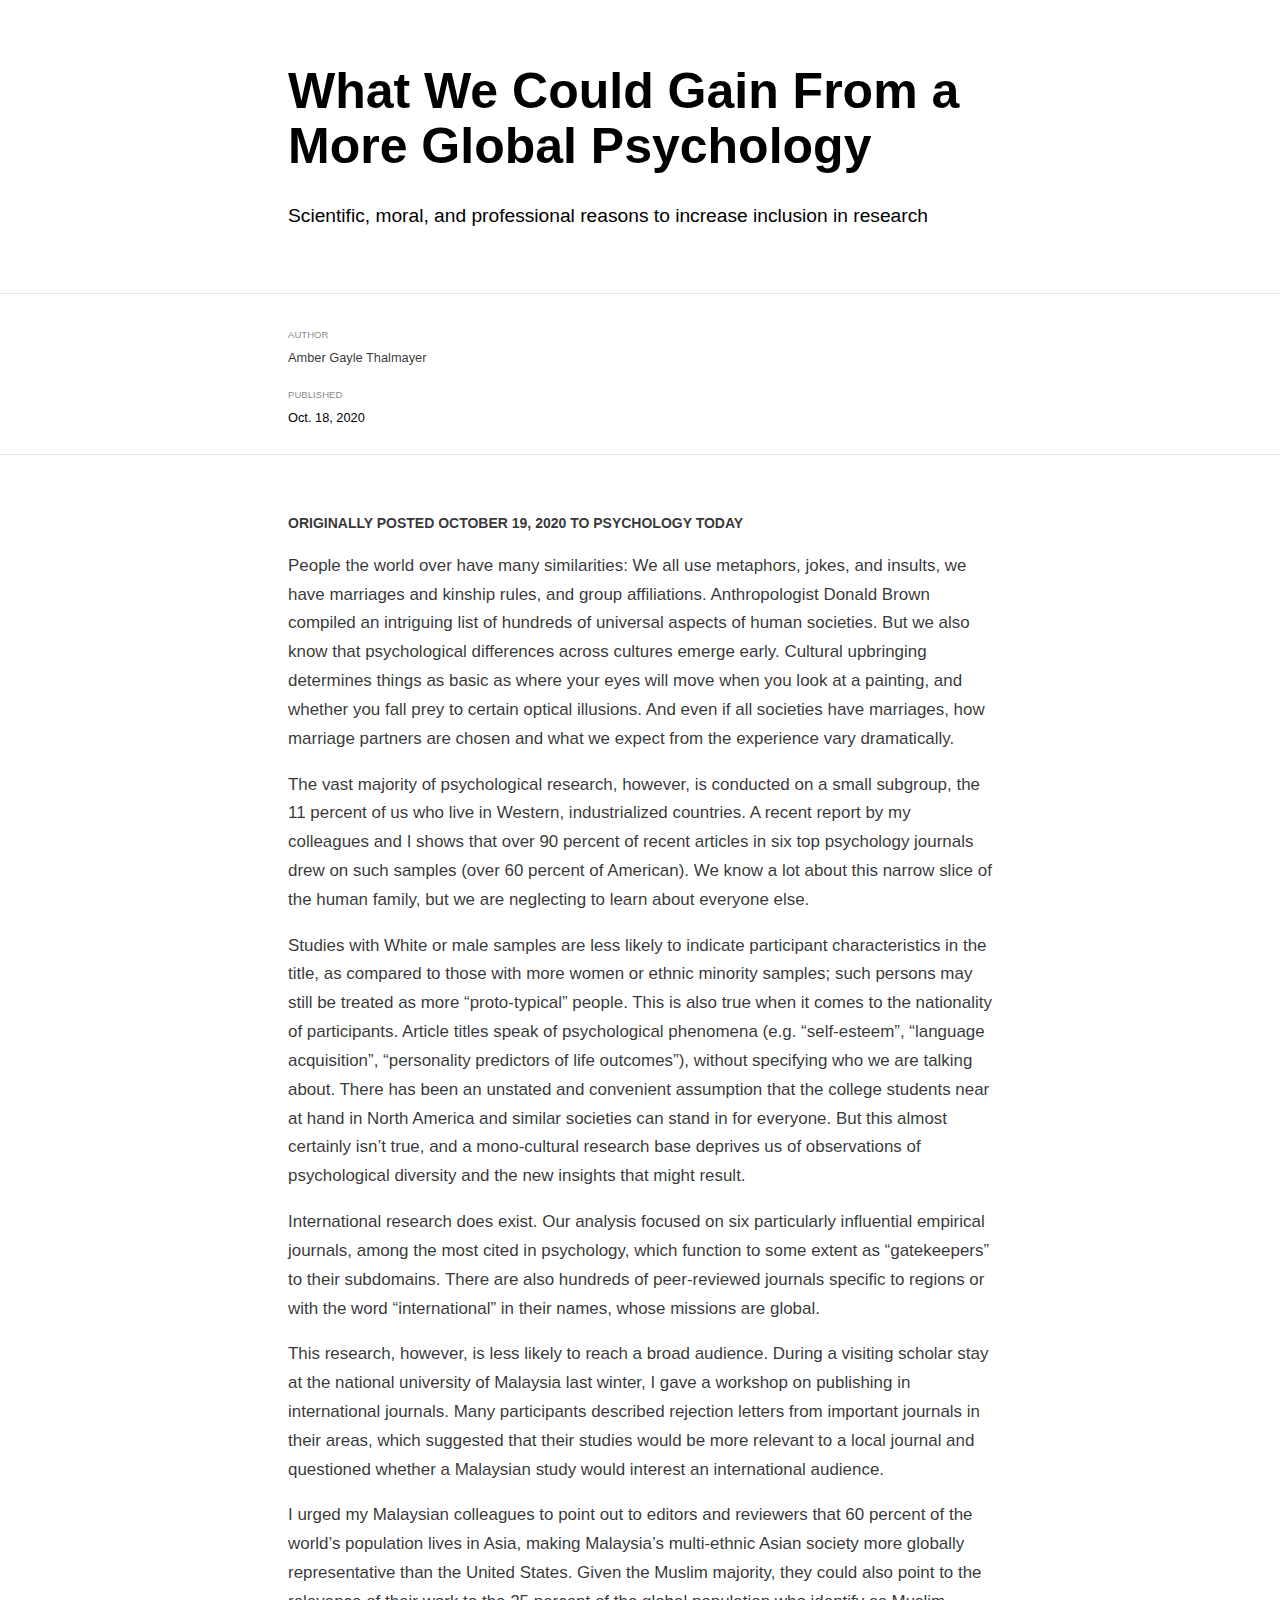
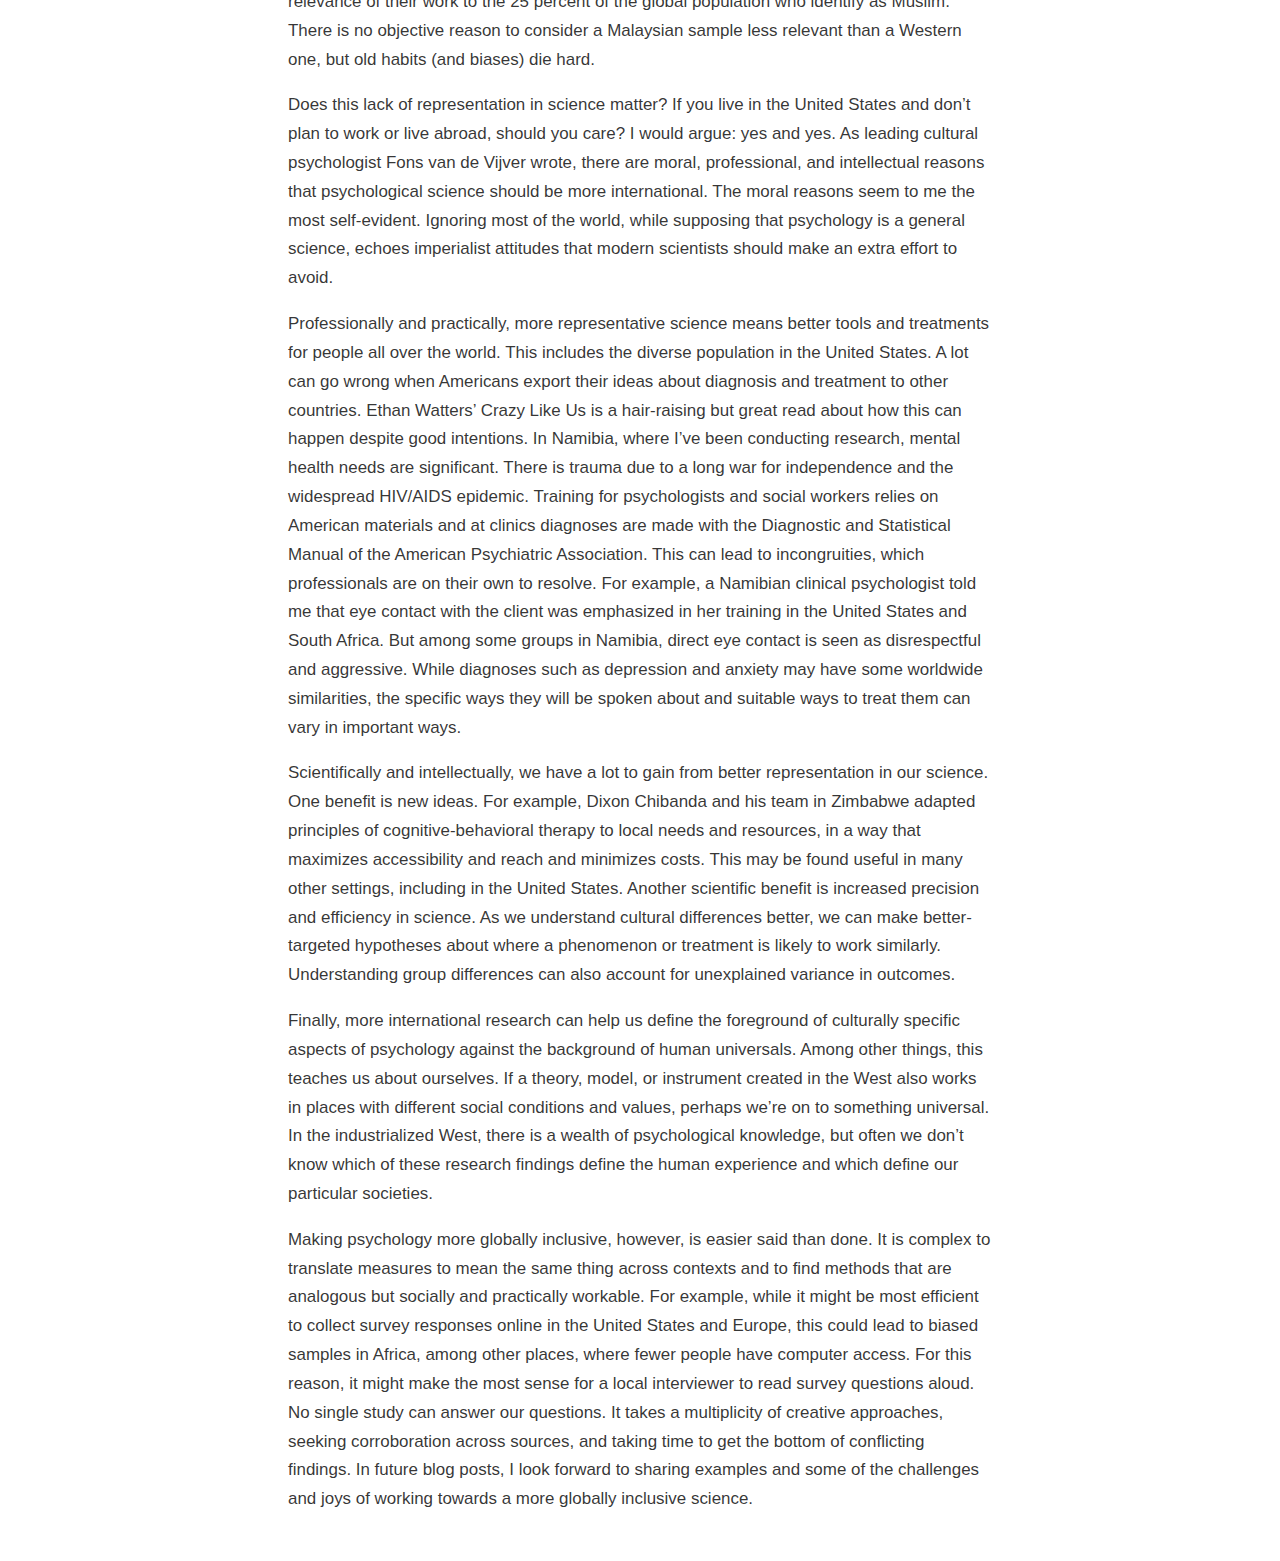
<file: _posts/2020-10-19-global-psychology/global-pschology.html>
<!DOCTYPE html>

<html xmlns="http://www.w3.org/1999/xhtml" lang="" xml:lang="">

<head>
  <meta charset="utf-8"/>
  <meta name="viewport" content="width=device-width, initial-scale=1"/>
  <meta http-equiv="X-UA-Compatible" content="IE=Edge,chrome=1"/>
  <meta name="generator" content="distill" />

  <style type="text/css">
  /* Hide doc at startup (prevent jankiness while JS renders/transforms) */
  body {
    visibility: hidden;
  }
  </style>

 <!--radix_placeholder_import_source-->
 <!--/radix_placeholder_import_source-->

<style type="text/css">code{white-space: pre;}</style>
<style type="text/css" data-origin="pandoc">
pre > code.sourceCode { white-space: pre; position: relative; }
pre > code.sourceCode > span { display: inline-block; line-height: 1.25; }
pre > code.sourceCode > span:empty { height: 1.2em; }
.sourceCode { overflow: visible; }
code.sourceCode > span { color: inherit; text-decoration: inherit; }
div.sourceCode { margin: 1em 0; }
pre.sourceCode { margin: 0; }
@media screen {
div.sourceCode { overflow: auto; }
}
@media print {
pre > code.sourceCode { white-space: pre-wrap; }
pre > code.sourceCode > span { text-indent: -5em; padding-left: 5em; }
}
pre.numberSource code
  { counter-reset: source-line 0; }
pre.numberSource code > span
  { position: relative; left: -4em; counter-increment: source-line; }
pre.numberSource code > span > a:first-child::before
  { content: counter(source-line);
    position: relative; left: -1em; text-align: right; vertical-align: baseline;
    border: none; display: inline-block;
    -webkit-touch-callout: none; -webkit-user-select: none;
    -khtml-user-select: none; -moz-user-select: none;
    -ms-user-select: none; user-select: none;
    padding: 0 4px; width: 4em;
    color: #aaaaaa;
  }
pre.numberSource { margin-left: 3em; border-left: 1px solid #aaaaaa;  padding-left: 4px; }
div.sourceCode
  { color: #00769e; background-color: #f1f3f5; }
@media screen {
pre > code.sourceCode > span > a:first-child::before { text-decoration: underline; }
}
code span { color: #00769e; } /* Normal */
code span.al { color: #ad0000; } /* Alert */
code span.an { color: #5e5e5e; } /* Annotation */
code span.at { color: #657422; } /* Attribute */
code span.bn { color: #ad0000; } /* BaseN */
code span.bu { } /* BuiltIn */
code span.cf { color: #00769e; } /* ControlFlow */
code span.ch { color: #20794d; } /* Char */
code span.cn { color: #8f5902; } /* Constant */
code span.co { color: #5e5e5e; } /* Comment */
code span.cv { color: #5e5e5e; font-style: italic; } /* CommentVar */
code span.do { color: #5e5e5e; font-style: italic; } /* Documentation */
code span.dt { color: #ad0000; } /* DataType */
code span.dv { color: #ad0000; } /* DecVal */
code span.er { color: #ad0000; } /* Error */
code span.ex { } /* Extension */
code span.fl { color: #ad0000; } /* Float */
code span.fu { color: #4758ab; } /* Function */
code span.im { } /* Import */
code span.in { color: #5e5e5e; } /* Information */
code span.kw { color: #00769e; } /* Keyword */
code span.op { color: #5e5e5e; } /* Operator */
code span.ot { color: #00769e; } /* Other */
code span.pp { color: #ad0000; } /* Preprocessor */
code span.sc { color: #5e5e5e; } /* SpecialChar */
code span.ss { color: #20794d; } /* SpecialString */
code span.st { color: #20794d; } /* String */
code span.va { color: #111111; } /* Variable */
code span.vs { color: #20794d; } /* VerbatimString */
code span.wa { color: #5e5e5e; font-style: italic; } /* Warning */
</style>


  <!--radix_placeholder_meta_tags-->
  <title>What We Could Gain From a More Global Psychology</title>

  <meta property="description" itemprop="description" content="Scientific, moral, and professional reasons to increase inclusion in research"/>


  <!--  https://schema.org/Article -->
  <meta property="article:published" itemprop="datePublished" content="2020-10-19"/>
  <meta property="article:created" itemprop="dateCreated" content="2020-10-19"/>
  <meta name="article:author" content="Amber Gayle Thalmayer"/>

  <!--  https://developers.facebook.com/docs/sharing/webmasters#markup -->
  <meta property="og:title" content="What We Could Gain From a More Global Psychology"/>
  <meta property="og:type" content="article"/>
  <meta property="og:description" content="Scientific, moral, and professional reasons to increase inclusion in research"/>
  <meta property="og:locale" content="en_US"/>

  <!--  https://dev.twitter.com/cards/types/summary -->
  <meta property="twitter:card" content="summary"/>
  <meta property="twitter:title" content="What We Could Gain From a More Global Psychology"/>
  <meta property="twitter:description" content="Scientific, moral, and professional reasons to increase inclusion in research"/>

  <!--/radix_placeholder_meta_tags-->
  <!--radix_placeholder_rmarkdown_metadata-->

  <script type="text/json" id="radix-rmarkdown-metadata">
  {"type":"list","attributes":{"names":{"type":"character","attributes":{},"value":["title","description","author","date","output"]}},"value":[{"type":"character","attributes":{},"value":["What We Could Gain From a More Global Psychology"]},{"type":"character","attributes":{},"value":["Scientific, moral, and professional reasons to increase inclusion in research\n"]},{"type":"list","attributes":{},"value":[{"type":"list","attributes":{"names":{"type":"character","attributes":{},"value":["name"]}},"value":[{"type":"character","attributes":{},"value":["Amber Gayle Thalmayer"]}]}]},{"type":"character","attributes":{},"value":["2020-10-19"]},{"type":"list","attributes":{"names":{"type":"character","attributes":{},"value":["distill::distill_article"]}},"value":[{"type":"list","attributes":{"names":{"type":"character","attributes":{},"value":["self_contained"]}},"value":[{"type":"logical","attributes":{},"value":[false]}]}]}]}
  </script>
  <!--/radix_placeholder_rmarkdown_metadata-->
  
  <script type="text/json" id="radix-resource-manifest">
  {"type":"character","attributes":{},"value":["global-pschology_files/anchor-4.2.2/anchor.min.js","global-pschology_files/bowser-1.9.3/bowser.min.js","global-pschology_files/distill-2.2.21/template.v2.js","global-pschology_files/header-attrs-2.16/header-attrs.js","global-pschology_files/jquery-3.6.0/jquery-3.6.0.js","global-pschology_files/jquery-3.6.0/jquery-3.6.0.min.js","global-pschology_files/jquery-3.6.0/jquery-3.6.0.min.map","global-pschology_files/popper-2.6.0/popper.min.js","global-pschology_files/tippy-6.2.7/tippy-bundle.umd.min.js","global-pschology_files/tippy-6.2.7/tippy-light-border.css","global-pschology_files/tippy-6.2.7/tippy.css","global-pschology_files/tippy-6.2.7/tippy.umd.min.js","global-pschology_files/webcomponents-2.0.0/webcomponents.js"]}
  </script>
  <!--radix_placeholder_navigation_in_header-->
  <!--/radix_placeholder_navigation_in_header-->
  <!--radix_placeholder_distill-->

  <style type="text/css">

  body {
    background-color: white;
  }

  .pandoc-table {
    width: 100%;
  }

  .pandoc-table>caption {
    margin-bottom: 10px;
  }

  .pandoc-table th:not([align]) {
    text-align: left;
  }

  .pagedtable-footer {
    font-size: 15px;
  }

  d-byline .byline {
    grid-template-columns: 2fr 2fr;
  }

  d-byline .byline h3 {
    margin-block-start: 1.5em;
  }

  d-byline .byline .authors-affiliations h3 {
    margin-block-start: 0.5em;
  }

  .authors-affiliations .orcid-id {
    width: 16px;
    height:16px;
    margin-left: 4px;
    margin-right: 4px;
    vertical-align: middle;
    padding-bottom: 2px;
  }

  d-title .dt-tags {
    margin-top: 1em;
    grid-column: text;
  }

  .dt-tags .dt-tag {
    text-decoration: none;
    display: inline-block;
    color: rgba(0,0,0,0.6);
    padding: 0em 0.4em;
    margin-right: 0.5em;
    margin-bottom: 0.4em;
    font-size: 70%;
    border: 1px solid rgba(0,0,0,0.2);
    border-radius: 3px;
    text-transform: uppercase;
    font-weight: 500;
  }

  d-article table.gt_table td,
  d-article table.gt_table th {
    border-bottom: none;
    font-size: 100%;
  }

  .html-widget {
    margin-bottom: 2.0em;
  }

  .l-screen-inset {
    padding-right: 16px;
  }

  .l-screen .caption {
    margin-left: 10px;
  }

  .shaded {
    background: rgb(247, 247, 247);
    padding-top: 20px;
    padding-bottom: 20px;
    border-top: 1px solid rgba(0, 0, 0, 0.1);
    border-bottom: 1px solid rgba(0, 0, 0, 0.1);
  }

  .shaded .html-widget {
    margin-bottom: 0;
    border: 1px solid rgba(0, 0, 0, 0.1);
  }

  .shaded .shaded-content {
    background: white;
  }

  .text-output {
    margin-top: 0;
    line-height: 1.5em;
  }

  .hidden {
    display: none !important;
  }

  d-article {
    padding-top: 2.5rem;
    padding-bottom: 30px;
  }

  d-appendix {
    padding-top: 30px;
  }

  d-article>p>img {
    width: 100%;
  }

  d-article h2 {
    margin: 1rem 0 1.5rem 0;
  }

  d-article h3 {
    margin-top: 1.5rem;
  }

  d-article iframe {
    border: 1px solid rgba(0, 0, 0, 0.1);
    margin-bottom: 2.0em;
    width: 100%;
  }

  /* Tweak code blocks */

  d-article div.sourceCode code,
  d-article pre code {
    font-family: Consolas, Monaco, 'Andale Mono', 'Ubuntu Mono', monospace;
  }

  d-article pre,
  d-article div.sourceCode,
  d-article div.sourceCode pre {
    overflow: auto;
  }

  d-article div.sourceCode {
    background-color: white;
  }

  d-article div.sourceCode pre {
    padding-left: 10px;
    font-size: 12px;
    border-left: 2px solid rgba(0,0,0,0.1);
  }

  d-article pre {
    font-size: 12px;
    color: black;
    background: none;
    margin-top: 0;
    text-align: left;
    white-space: pre;
    word-spacing: normal;
    word-break: normal;
    word-wrap: normal;
    line-height: 1.5;

    -moz-tab-size: 4;
    -o-tab-size: 4;
    tab-size: 4;

    -webkit-hyphens: none;
    -moz-hyphens: none;
    -ms-hyphens: none;
    hyphens: none;
  }

  d-article pre a {
    border-bottom: none;
  }

  d-article pre a:hover {
    border-bottom: none;
    text-decoration: underline;
  }

  d-article details {
    grid-column: text;
    margin-bottom: 0.8em;
  }

  @media(min-width: 768px) {

  d-article pre,
  d-article div.sourceCode,
  d-article div.sourceCode pre {
    overflow: visible !important;
  }

  d-article div.sourceCode pre {
    padding-left: 18px;
    font-size: 14px;
  }

  d-article pre {
    font-size: 14px;
  }

  }

  figure img.external {
    background: white;
    border: 1px solid rgba(0, 0, 0, 0.1);
    box-shadow: 0 1px 8px rgba(0, 0, 0, 0.1);
    padding: 18px;
    box-sizing: border-box;
  }

  /* CSS for d-contents */

  .d-contents {
    grid-column: text;
    color: rgba(0,0,0,0.8);
    font-size: 0.9em;
    padding-bottom: 1em;
    margin-bottom: 1em;
    padding-bottom: 0.5em;
    margin-bottom: 1em;
    padding-left: 0.25em;
    justify-self: start;
  }

  @media(min-width: 1000px) {
    .d-contents.d-contents-float {
      height: 0;
      grid-column-start: 1;
      grid-column-end: 4;
      justify-self: center;
      padding-right: 3em;
      padding-left: 2em;
    }
  }

  .d-contents nav h3 {
    font-size: 18px;
    margin-top: 0;
    margin-bottom: 1em;
  }

  .d-contents li {
    list-style-type: none
  }

  .d-contents nav > ul {
    padding-left: 0;
  }

  .d-contents ul {
    padding-left: 1em
  }

  .d-contents nav ul li {
    margin-top: 0.6em;
    margin-bottom: 0.2em;
  }

  .d-contents nav a {
    font-size: 13px;
    border-bottom: none;
    text-decoration: none
    color: rgba(0, 0, 0, 0.8);
  }

  .d-contents nav a:hover {
    text-decoration: underline solid rgba(0, 0, 0, 0.6)
  }

  .d-contents nav > ul > li > a {
    font-weight: 600;
  }

  .d-contents nav > ul > li > ul {
    font-weight: inherit;
  }

  .d-contents nav > ul > li > ul > li {
    margin-top: 0.2em;
  }


  .d-contents nav ul {
    margin-top: 0;
    margin-bottom: 0.25em;
  }

  .d-article-with-toc h2:nth-child(2) {
    margin-top: 0;
  }


  /* Figure */

  .figure {
    position: relative;
    margin-bottom: 2.5em;
    margin-top: 1.5em;
  }

  .figure .caption {
    color: rgba(0, 0, 0, 0.6);
    font-size: 12px;
    line-height: 1.5em;
  }

  .figure img.external {
    background: white;
    border: 1px solid rgba(0, 0, 0, 0.1);
    box-shadow: 0 1px 8px rgba(0, 0, 0, 0.1);
    padding: 18px;
    box-sizing: border-box;
  }

  .figure .caption a {
    color: rgba(0, 0, 0, 0.6);
  }

  .figure .caption b,
  .figure .caption strong, {
    font-weight: 600;
    color: rgba(0, 0, 0, 1.0);
  }

  /* Citations */

  d-article .citation {
    color: inherit;
    cursor: inherit;
  }

  div.hanging-indent{
    margin-left: 1em; text-indent: -1em;
  }

  /* Citation hover box */

  .tippy-box[data-theme~=light-border] {
    background-color: rgba(250, 250, 250, 0.95);
  }

  .tippy-content > p {
    margin-bottom: 0;
    padding: 2px;
  }


  /* Tweak 1000px media break to show more text */

  @media(min-width: 1000px) {
    .base-grid,
    distill-header,
    d-title,
    d-abstract,
    d-article,
    d-appendix,
    distill-appendix,
    d-byline,
    d-footnote-list,
    d-citation-list,
    distill-footer {
      grid-template-columns: [screen-start] 1fr [page-start kicker-start] 80px [middle-start] 50px [text-start kicker-end] 65px 65px 65px 65px 65px 65px 65px 65px [text-end gutter-start] 65px [middle-end] 65px [page-end gutter-end] 1fr [screen-end];
      grid-column-gap: 16px;
    }

    .grid {
      grid-column-gap: 16px;
    }

    d-article {
      font-size: 1.06rem;
      line-height: 1.7em;
    }
    figure .caption, .figure .caption, figure figcaption {
      font-size: 13px;
    }
  }

  @media(min-width: 1180px) {
    .base-grid,
    distill-header,
    d-title,
    d-abstract,
    d-article,
    d-appendix,
    distill-appendix,
    d-byline,
    d-footnote-list,
    d-citation-list,
    distill-footer {
      grid-template-columns: [screen-start] 1fr [page-start kicker-start] 60px [middle-start] 60px [text-start kicker-end] 60px 60px 60px 60px 60px 60px 60px 60px [text-end gutter-start] 60px [middle-end] 60px [page-end gutter-end] 1fr [screen-end];
      grid-column-gap: 32px;
    }

    .grid {
      grid-column-gap: 32px;
    }
  }


  /* Get the citation styles for the appendix (not auto-injected on render since
     we do our own rendering of the citation appendix) */

  d-appendix .citation-appendix,
  .d-appendix .citation-appendix {
    font-size: 11px;
    line-height: 15px;
    border-left: 1px solid rgba(0, 0, 0, 0.1);
    padding-left: 18px;
    border: 1px solid rgba(0,0,0,0.1);
    background: rgba(0, 0, 0, 0.02);
    padding: 10px 18px;
    border-radius: 3px;
    color: rgba(150, 150, 150, 1);
    overflow: hidden;
    margin-top: -12px;
    white-space: pre-wrap;
    word-wrap: break-word;
  }

  /* Include appendix styles here so they can be overridden */

  d-appendix {
    contain: layout style;
    font-size: 0.8em;
    line-height: 1.7em;
    margin-top: 60px;
    margin-bottom: 0;
    border-top: 1px solid rgba(0, 0, 0, 0.1);
    color: rgba(0,0,0,0.5);
    padding-top: 60px;
    padding-bottom: 48px;
  }

  d-appendix h3 {
    grid-column: page-start / text-start;
    font-size: 15px;
    font-weight: 500;
    margin-top: 1em;
    margin-bottom: 0;
    color: rgba(0,0,0,0.65);
  }

  d-appendix h3 + * {
    margin-top: 1em;
  }

  d-appendix ol {
    padding: 0 0 0 15px;
  }

  @media (min-width: 768px) {
    d-appendix ol {
      padding: 0 0 0 30px;
      margin-left: -30px;
    }
  }

  d-appendix li {
    margin-bottom: 1em;
  }

  d-appendix a {
    color: rgba(0, 0, 0, 0.6);
  }

  d-appendix > * {
    grid-column: text;
  }

  d-appendix > d-footnote-list,
  d-appendix > d-citation-list,
  d-appendix > distill-appendix {
    grid-column: screen;
  }

  /* Include footnote styles here so they can be overridden */

  d-footnote-list {
    contain: layout style;
  }

  d-footnote-list > * {
    grid-column: text;
  }

  d-footnote-list a.footnote-backlink {
    color: rgba(0,0,0,0.3);
    padding-left: 0.5em;
  }



  /* Anchor.js */

  .anchorjs-link {
    /*transition: all .25s linear; */
    text-decoration: none;
    border-bottom: none;
  }
  *:hover > .anchorjs-link {
    margin-left: -1.125em !important;
    text-decoration: none;
    border-bottom: none;
  }

  /* Social footer */

  .social_footer {
    margin-top: 30px;
    margin-bottom: 0;
    color: rgba(0,0,0,0.67);
  }

  .disqus-comments {
    margin-right: 30px;
  }

  .disqus-comment-count {
    border-bottom: 1px solid rgba(0, 0, 0, 0.4);
    cursor: pointer;
  }

  #disqus_thread {
    margin-top: 30px;
  }

  .article-sharing a {
    border-bottom: none;
    margin-right: 8px;
  }

  .article-sharing a:hover {
    border-bottom: none;
  }

  .sidebar-section.subscribe {
    font-size: 12px;
    line-height: 1.6em;
  }

  .subscribe p {
    margin-bottom: 0.5em;
  }


  .article-footer .subscribe {
    font-size: 15px;
    margin-top: 45px;
  }


  .sidebar-section.custom {
    font-size: 12px;
    line-height: 1.6em;
  }

  .custom p {
    margin-bottom: 0.5em;
  }

  /* Styles for listing layout (hide title) */
  .layout-listing d-title, .layout-listing .d-title {
    display: none;
  }

  /* Styles for posts lists (not auto-injected) */


  .posts-with-sidebar {
    padding-left: 45px;
    padding-right: 45px;
  }

  .posts-list .description h2,
  .posts-list .description p {
    font-family: -apple-system, BlinkMacSystemFont, "Segoe UI", Roboto, Oxygen, Ubuntu, Cantarell, "Fira Sans", "Droid Sans", "Helvetica Neue", Arial, sans-serif;
  }

  .posts-list .description h2 {
    font-weight: 700;
    border-bottom: none;
    padding-bottom: 0;
  }

  .posts-list h2.post-tag {
    border-bottom: 1px solid rgba(0, 0, 0, 0.2);
    padding-bottom: 12px;
  }
  .posts-list {
    margin-top: 60px;
    margin-bottom: 24px;
  }

  .posts-list .post-preview {
    text-decoration: none;
    overflow: hidden;
    display: block;
    border-bottom: 1px solid rgba(0, 0, 0, 0.1);
    padding: 24px 0;
  }

  .post-preview-last {
    border-bottom: none !important;
  }

  .posts-list .posts-list-caption {
    grid-column: screen;
    font-weight: 400;
  }

  .posts-list .post-preview h2 {
    margin: 0 0 6px 0;
    line-height: 1.2em;
    font-style: normal;
    font-size: 24px;
  }

  .posts-list .post-preview p {
    margin: 0 0 12px 0;
    line-height: 1.4em;
    font-size: 16px;
  }

  .posts-list .post-preview .thumbnail {
    box-sizing: border-box;
    margin-bottom: 24px;
    position: relative;
    max-width: 500px;
  }
  .posts-list .post-preview img {
    width: 100%;
    display: block;
  }

  .posts-list .metadata {
    font-size: 12px;
    line-height: 1.4em;
    margin-bottom: 18px;
  }

  .posts-list .metadata > * {
    display: inline-block;
  }

  .posts-list .metadata .publishedDate {
    margin-right: 2em;
  }

  .posts-list .metadata .dt-authors {
    display: block;
    margin-top: 0.3em;
    margin-right: 2em;
  }

  .posts-list .dt-tags {
    display: block;
    line-height: 1em;
  }

  .posts-list .dt-tags .dt-tag {
    display: inline-block;
    color: rgba(0,0,0,0.6);
    padding: 0.3em 0.4em;
    margin-right: 0.2em;
    margin-bottom: 0.4em;
    font-size: 60%;
    border: 1px solid rgba(0,0,0,0.2);
    border-radius: 3px;
    text-transform: uppercase;
    font-weight: 500;
  }

  .posts-list img {
    opacity: 1;
  }

  .posts-list img[data-src] {
    opacity: 0;
  }

  .posts-more {
    clear: both;
  }


  .posts-sidebar {
    font-size: 16px;
  }

  .posts-sidebar h3 {
    font-size: 16px;
    margin-top: 0;
    margin-bottom: 0.5em;
    font-weight: 400;
    text-transform: uppercase;
  }

  .sidebar-section {
    margin-bottom: 30px;
  }

  .categories ul {
    list-style-type: none;
    margin: 0;
    padding: 0;
  }

  .categories li {
    color: rgba(0, 0, 0, 0.8);
    margin-bottom: 0;
  }

  .categories li>a {
    border-bottom: none;
  }

  .categories li>a:hover {
    border-bottom: 1px solid rgba(0, 0, 0, 0.4);
  }

  .categories .active {
    font-weight: 600;
  }

  .categories .category-count {
    color: rgba(0, 0, 0, 0.4);
  }


  @media(min-width: 768px) {
    .posts-list .post-preview h2 {
      font-size: 26px;
    }
    .posts-list .post-preview .thumbnail {
      float: right;
      width: 30%;
      margin-bottom: 0;
    }
    .posts-list .post-preview .description {
      float: left;
      width: 45%;
    }
    .posts-list .post-preview .metadata {
      float: left;
      width: 20%;
      margin-top: 8px;
    }
    .posts-list .post-preview p {
      margin: 0 0 12px 0;
      line-height: 1.5em;
      font-size: 16px;
    }
    .posts-with-sidebar .posts-list {
      float: left;
      width: 75%;
    }
    .posts-with-sidebar .posts-sidebar {
      float: right;
      width: 20%;
      margin-top: 60px;
      padding-top: 24px;
      padding-bottom: 24px;
    }
  }


  /* Improve display for browsers without grid (IE/Edge <= 15) */

  .downlevel {
    line-height: 1.6em;
    font-family: -apple-system, BlinkMacSystemFont, "Segoe UI", Roboto, Oxygen, Ubuntu, Cantarell, "Fira Sans", "Droid Sans", "Helvetica Neue", Arial, sans-serif;
    margin: 0;
  }

  .downlevel .d-title {
    padding-top: 6rem;
    padding-bottom: 1.5rem;
  }

  .downlevel .d-title h1 {
    font-size: 50px;
    font-weight: 700;
    line-height: 1.1em;
    margin: 0 0 0.5rem;
  }

  .downlevel .d-title p {
    font-weight: 300;
    font-size: 1.2rem;
    line-height: 1.55em;
    margin-top: 0;
  }

  .downlevel .d-byline {
    padding-top: 0.8em;
    padding-bottom: 0.8em;
    font-size: 0.8rem;
    line-height: 1.8em;
  }

  .downlevel .section-separator {
    border: none;
    border-top: 1px solid rgba(0, 0, 0, 0.1);
  }

  .downlevel .d-article {
    font-size: 1.06rem;
    line-height: 1.7em;
    padding-top: 1rem;
    padding-bottom: 2rem;
  }


  .downlevel .d-appendix {
    padding-left: 0;
    padding-right: 0;
    max-width: none;
    font-size: 0.8em;
    line-height: 1.7em;
    margin-bottom: 0;
    color: rgba(0,0,0,0.5);
    padding-top: 40px;
    padding-bottom: 48px;
  }

  .downlevel .footnotes ol {
    padding-left: 13px;
  }

  .downlevel .base-grid,
  .downlevel .distill-header,
  .downlevel .d-title,
  .downlevel .d-abstract,
  .downlevel .d-article,
  .downlevel .d-appendix,
  .downlevel .distill-appendix,
  .downlevel .d-byline,
  .downlevel .d-footnote-list,
  .downlevel .d-citation-list,
  .downlevel .distill-footer,
  .downlevel .appendix-bottom,
  .downlevel .posts-container {
    padding-left: 40px;
    padding-right: 40px;
  }

  @media(min-width: 768px) {
    .downlevel .base-grid,
    .downlevel .distill-header,
    .downlevel .d-title,
    .downlevel .d-abstract,
    .downlevel .d-article,
    .downlevel .d-appendix,
    .downlevel .distill-appendix,
    .downlevel .d-byline,
    .downlevel .d-footnote-list,
    .downlevel .d-citation-list,
    .downlevel .distill-footer,
    .downlevel .appendix-bottom,
    .downlevel .posts-container {
    padding-left: 150px;
    padding-right: 150px;
    max-width: 900px;
  }
  }

  .downlevel pre code {
    display: block;
    border-left: 2px solid rgba(0, 0, 0, .1);
    padding: 0 0 0 20px;
    font-size: 14px;
  }

  .downlevel code, .downlevel pre {
    color: black;
    background: none;
    font-family: Consolas, Monaco, 'Andale Mono', 'Ubuntu Mono', monospace;
    text-align: left;
    white-space: pre;
    word-spacing: normal;
    word-break: normal;
    word-wrap: normal;
    line-height: 1.5;

    -moz-tab-size: 4;
    -o-tab-size: 4;
    tab-size: 4;

    -webkit-hyphens: none;
    -moz-hyphens: none;
    -ms-hyphens: none;
    hyphens: none;
  }

  .downlevel .posts-list .post-preview {
    color: inherit;
  }



  </style>

  <script type="application/javascript">

  function is_downlevel_browser() {
    if (bowser.isUnsupportedBrowser({ msie: "12", msedge: "16"},
                                   window.navigator.userAgent)) {
      return true;
    } else {
      return window.load_distill_framework === undefined;
    }
  }

  // show body when load is complete
  function on_load_complete() {

    // add anchors
    if (window.anchors) {
      window.anchors.options.placement = 'left';
      window.anchors.add('d-article > h2, d-article > h3, d-article > h4, d-article > h5');
    }


    // set body to visible
    document.body.style.visibility = 'visible';

    // force redraw for leaflet widgets
    if (window.HTMLWidgets) {
      var maps = window.HTMLWidgets.findAll(".leaflet");
      $.each(maps, function(i, el) {
        var map = this.getMap();
        map.invalidateSize();
        map.eachLayer(function(layer) {
          if (layer instanceof L.TileLayer)
            layer.redraw();
        });
      });
    }

    // trigger 'shown' so htmlwidgets resize
    $('d-article').trigger('shown');
  }

  function init_distill() {

    init_common();

    // create front matter
    var front_matter = $('<d-front-matter></d-front-matter>');
    $('#distill-front-matter').wrap(front_matter);

    // create d-title
    $('.d-title').changeElementType('d-title');

    // create d-byline
    var byline = $('<d-byline></d-byline>');
    $('.d-byline').replaceWith(byline);

    // create d-article
    var article = $('<d-article></d-article>');
    $('.d-article').wrap(article).children().unwrap();

    // move posts container into article
    $('.posts-container').appendTo($('d-article'));

    // create d-appendix
    $('.d-appendix').changeElementType('d-appendix');

    // flag indicating that we have appendix items
    var appendix = $('.appendix-bottom').children('h3').length > 0;

    // replace footnotes with <d-footnote>
    $('.footnote-ref').each(function(i, val) {
      appendix = true;
      var href = $(this).attr('href');
      var id = href.replace('#', '');
      var fn = $('#' + id);
      var fn_p = $('#' + id + '>p');
      fn_p.find('.footnote-back').remove();
      var text = fn_p.html();
      var dtfn = $('<d-footnote></d-footnote>');
      dtfn.html(text);
      $(this).replaceWith(dtfn);
    });
    // remove footnotes
    $('.footnotes').remove();

    // move refs into #references-listing
    $('#references-listing').replaceWith($('#refs'));

    $('h1.appendix, h2.appendix').each(function(i, val) {
      $(this).changeElementType('h3');
    });
    $('h3.appendix').each(function(i, val) {
      var id = $(this).attr('id');
      $('.d-contents a[href="#' + id + '"]').parent().remove();
      appendix = true;
      $(this).nextUntil($('h1, h2, h3')).addBack().appendTo($('d-appendix'));
    });

    // show d-appendix if we have appendix content
    $("d-appendix").css('display', appendix ? 'grid' : 'none');

    // localize layout chunks to just output
    $('.layout-chunk').each(function(i, val) {

      // capture layout
      var layout = $(this).attr('data-layout');

      // apply layout to markdown level block elements
      var elements = $(this).children().not('details, div.sourceCode, pre, script');
      elements.each(function(i, el) {
        var layout_div = $('<div class="' + layout + '"></div>');
        if (layout_div.hasClass('shaded')) {
          var shaded_content = $('<div class="shaded-content"></div>');
          $(this).wrap(shaded_content);
          $(this).parent().wrap(layout_div);
        } else {
          $(this).wrap(layout_div);
        }
      });


      // unwrap the layout-chunk div
      $(this).children().unwrap();
    });

    // remove code block used to force  highlighting css
    $('.distill-force-highlighting-css').parent().remove();

    // remove empty line numbers inserted by pandoc when using a
    // custom syntax highlighting theme
    $('code.sourceCode a:empty').remove();

    // load distill framework
    load_distill_framework();

    // wait for window.distillRunlevel == 4 to do post processing
    function distill_post_process() {

      if (!window.distillRunlevel || window.distillRunlevel < 4)
        return;

      // hide author/affiliations entirely if we have no authors
      var front_matter = JSON.parse($("#distill-front-matter").html());
      var have_authors = front_matter.authors && front_matter.authors.length > 0;
      if (!have_authors)
        $('d-byline').addClass('hidden');

      // article with toc class
      $('.d-contents').parent().addClass('d-article-with-toc');

      // strip links that point to #
      $('.authors-affiliations').find('a[href="#"]').removeAttr('href');

      // add orcid ids
      $('.authors-affiliations').find('.author').each(function(i, el) {
        var orcid_id = front_matter.authors[i].orcidID;
        if (orcid_id) {
          var a = $('<a></a>');
          a.attr('href', 'https://orcid.org/' + orcid_id);
          var img = $('<img></img>');
          img.addClass('orcid-id');
          img.attr('alt', 'ORCID ID');
          img.attr('src','[data-uri]');
          a.append(img);
          $(this).append(a);
        }
      });

      // hide elements of author/affiliations grid that have no value
      function hide_byline_column(caption) {
        $('d-byline').find('h3:contains("' + caption + '")').parent().css('visibility', 'hidden');
      }

      // affiliations
      var have_affiliations = false;
      for (var i = 0; i<front_matter.authors.length; ++i) {
        var author = front_matter.authors[i];
        if (author.affiliation !== "&nbsp;") {
          have_affiliations = true;
          break;
        }
      }
      if (!have_affiliations)
        $('d-byline').find('h3:contains("Affiliations")').css('visibility', 'hidden');

      // published date
      if (!front_matter.publishedDate)
        hide_byline_column("Published");

      // document object identifier
      var doi = $('d-byline').find('h3:contains("DOI")');
      var doi_p = doi.next().empty();
      if (!front_matter.doi) {
        // if we have a citation and valid citationText then link to that
        if ($('#citation').length > 0 && front_matter.citationText) {
          doi.html('Citation');
          $('<a href="#citation"></a>')
            .text(front_matter.citationText)
            .appendTo(doi_p);
        } else {
          hide_byline_column("DOI");
        }
      } else {
        $('<a></a>')
           .attr('href', "https://doi.org/" + front_matter.doi)
           .html(front_matter.doi)
           .appendTo(doi_p);
      }

       // change plural form of authors/affiliations
      if (front_matter.authors.length === 1) {
        var grid = $('.authors-affiliations');
        grid.children('h3:contains("Authors")').text('Author');
        grid.children('h3:contains("Affiliations")').text('Affiliation');
      }

      // remove d-appendix and d-footnote-list local styles
      $('d-appendix > style:first-child').remove();
      $('d-footnote-list > style:first-child').remove();

      // move appendix-bottom entries to the bottom
      $('.appendix-bottom').appendTo('d-appendix').children().unwrap();
      $('.appendix-bottom').remove();

      // hoverable references
      $('span.citation[data-cites]').each(function() {
        const citeChild = $(this).children()[0]
        // Do not process if @xyz has been used without escaping and without bibliography activated
        // https://github.com/rstudio/distill/issues/466
        if (citeChild === undefined) return true

        if (citeChild.nodeName == "D-FOOTNOTE") {
          var fn = citeChild
          $(this).html(fn.shadowRoot.querySelector("sup"))
          $(this).id = fn.id
          fn.remove()
        }
        var refs = $(this).attr('data-cites').split(" ");
        var refHtml = refs.map(function(ref) {
          // Could use CSS.escape too here, we insure backward compatibility in navigator
          return "<p>" + $('div[id="ref-' + ref + '"]').html() + "</p>";
        }).join("\n");
        window.tippy(this, {
          allowHTML: true,
          content: refHtml,
          maxWidth: 500,
          interactive: true,
          interactiveBorder: 10,
          theme: 'light-border',
          placement: 'bottom-start'
        });
      });

      // fix footnotes in tables (#411)
      // replacing broken distill.pub feature
      $('table d-footnote').each(function() {
        // we replace internal showAtNode methode which is triggered when hovering a footnote
        this.hoverBox.showAtNode = function(node) {
          // ported from https://github.com/distillpub/template/pull/105/files
          calcOffset = function(elem) {
              let x = elem.offsetLeft;
              let y = elem.offsetTop;
              // Traverse upwards until an `absolute` element is found or `elem`
              // becomes null.
              while (elem = elem.offsetParent && elem.style.position != 'absolute') {
                  x += elem.offsetLeft;
                  y += elem.offsetTop;
              }

              return { left: x, top: y };
          }
          // https://developer.mozilla.org/en-US/docs/Web/API/HTMLElement/offsetTop
          const bbox = node.getBoundingClientRect();
          const offset = calcOffset(node);
          this.show([offset.left + bbox.width, offset.top + bbox.height]);
        }
      })

      // clear polling timer
      clearInterval(tid);

      // show body now that everything is ready
      on_load_complete();
    }

    var tid = setInterval(distill_post_process, 50);
    distill_post_process();

  }

  function init_downlevel() {

    init_common();

     // insert hr after d-title
    $('.d-title').after($('<hr class="section-separator"/>'));

    // check if we have authors
    var front_matter = JSON.parse($("#distill-front-matter").html());
    var have_authors = front_matter.authors && front_matter.authors.length > 0;

    // manage byline/border
    if (!have_authors)
      $('.d-byline').remove();
    $('.d-byline').after($('<hr class="section-separator"/>'));
    $('.d-byline a').remove();

    // remove toc
    $('.d-contents').remove();

    // move appendix elements
    $('h1.appendix, h2.appendix').each(function(i, val) {
      $(this).changeElementType('h3');
    });
    $('h3.appendix').each(function(i, val) {
      $(this).nextUntil($('h1, h2, h3')).addBack().appendTo($('.d-appendix'));
    });


    // inject headers into references and footnotes
    var refs_header = $('<h3></h3>');
    refs_header.text('References');
    $('#refs').prepend(refs_header);

    var footnotes_header = $('<h3></h3');
    footnotes_header.text('Footnotes');
    $('.footnotes').children('hr').first().replaceWith(footnotes_header);

    // move appendix-bottom entries to the bottom
    $('.appendix-bottom').appendTo('.d-appendix').children().unwrap();
    $('.appendix-bottom').remove();

    // remove appendix if it's empty
    if ($('.d-appendix').children().length === 0)
      $('.d-appendix').remove();

    // prepend separator above appendix
    $('.d-appendix').before($('<hr class="section-separator" style="clear: both"/>'));

    // trim code
    $('pre>code').each(function(i, val) {
      $(this).html($.trim($(this).html()));
    });

    // move posts-container right before article
    $('.posts-container').insertBefore($('.d-article'));

    $('body').addClass('downlevel');

    on_load_complete();
  }


  function init_common() {

    // jquery plugin to change element types
    (function($) {
      $.fn.changeElementType = function(newType) {
        var attrs = {};

        $.each(this[0].attributes, function(idx, attr) {
          attrs[attr.nodeName] = attr.nodeValue;
        });

        this.replaceWith(function() {
          return $("<" + newType + "/>", attrs).append($(this).contents());
        });
      };
    })(jQuery);

    // prevent underline for linked images
    $('a > img').parent().css({'border-bottom' : 'none'});

    // mark non-body figures created by knitr chunks as 100% width
    $('.layout-chunk').each(function(i, val) {
      var figures = $(this).find('img, .html-widget');
      // ignore leaflet img layers (#106)
      figures = figures.filter(':not(img[class*="leaflet"])')
      if ($(this).attr('data-layout') !== "l-body") {
        figures.css('width', '100%');
      } else {
        figures.css('max-width', '100%');
        figures.filter("[width]").each(function(i, val) {
          var fig = $(this);
          fig.css('width', fig.attr('width') + 'px');
        });

      }
    });

    // auto-append index.html to post-preview links in file: protocol
    // and in rstudio ide preview
    $('.post-preview').each(function(i, val) {
      if (window.location.protocol === "file:")
        $(this).attr('href', $(this).attr('href') + "index.html");
    });

    // get rid of index.html references in header
    if (window.location.protocol !== "file:") {
      $('.distill-site-header a[href]').each(function(i,val) {
        $(this).attr('href', $(this).attr('href').replace(/^index[.]html/, "./"));
      });
    }

    // add class to pandoc style tables
    $('tr.header').parent('thead').parent('table').addClass('pandoc-table');
    $('.kable-table').children('table').addClass('pandoc-table');

    // add figcaption style to table captions
    $('caption').parent('table').addClass("figcaption");

    // initialize posts list
    if (window.init_posts_list)
      window.init_posts_list();

    // implmement disqus comment link
    $('.disqus-comment-count').click(function() {
      window.headroom_prevent_pin = true;
      $('#disqus_thread').toggleClass('hidden');
      if (!$('#disqus_thread').hasClass('hidden')) {
        var offset = $(this).offset();
        $(window).resize();
        $('html, body').animate({
          scrollTop: offset.top - 35
        });
      }
    });
  }

  document.addEventListener('DOMContentLoaded', function() {
    if (is_downlevel_browser())
      init_downlevel();
    else
      window.addEventListener('WebComponentsReady', init_distill);
  });

  </script>

  <!--/radix_placeholder_distill-->
  <script src="global-pschology_files/header-attrs-2.16/header-attrs.js"></script>
  <script src="global-pschology_files/jquery-3.6.0/jquery-3.6.0.min.js"></script>
  <script src="global-pschology_files/popper-2.6.0/popper.min.js"></script>
  <link href="global-pschology_files/tippy-6.2.7/tippy.css" rel="stylesheet" />
  <link href="global-pschology_files/tippy-6.2.7/tippy-light-border.css" rel="stylesheet" />
  <script src="global-pschology_files/tippy-6.2.7/tippy.umd.min.js"></script>
  <script src="global-pschology_files/anchor-4.2.2/anchor.min.js"></script>
  <script src="global-pschology_files/bowser-1.9.3/bowser.min.js"></script>
  <script src="global-pschology_files/webcomponents-2.0.0/webcomponents.js"></script>
  <script src="global-pschology_files/distill-2.2.21/template.v2.js"></script>
  <!--radix_placeholder_site_in_header-->
  <!--/radix_placeholder_site_in_header-->


</head>

<body>

<!--radix_placeholder_front_matter-->

<script id="distill-front-matter" type="text/json">
{"title":"What We Could Gain From a More Global Psychology","description":"Scientific, moral, and professional reasons to increase inclusion in research","authors":[{"author":"Amber Gayle Thalmayer","authorURL":"#","affiliation":"&nbsp;","affiliationURL":"#","orcidID":""}],"publishedDate":"2020-10-19T00:00:00.000+02:00","citationText":"Thalmayer, 2020"}
</script>

<!--/radix_placeholder_front_matter-->
<!--radix_placeholder_navigation_before_body-->
<!--/radix_placeholder_navigation_before_body-->
<!--radix_placeholder_site_before_body-->
<!--/radix_placeholder_site_before_body-->

<div class="d-title">
<h1>What We Could Gain From a More Global Psychology</h1>
<!--radix_placeholder_categories-->
<!--/radix_placeholder_categories-->
<p><p>Scientific, moral, and professional reasons to increase inclusion in research</p></p>
</div>

<div class="d-byline">
  Amber Gayle Thalmayer  
  
<br/>2020-10-19
</div>

<div class="d-article">
<h4 id="originally-posted-october-19-2020-to-psychology-today">Originally posted October 19, 2020 to Psychology Today</h4>
<p>People the world over have many similarities: We all use metaphors, jokes, and insults, we have marriages and kinship rules, and group affiliations. Anthropologist Donald Brown compiled an intriguing list of hundreds of universal aspects of human societies. But we also know that psychological differences across cultures emerge early. Cultural upbringing determines things as basic as where your eyes will move when you look at a painting, and whether you fall prey to certain optical illusions. And even if all societies have marriages, how marriage partners are chosen and what we expect from the experience vary dramatically.</p>
<p>The vast majority of psychological research, however, is conducted on a small subgroup, the 11 percent of us who live in Western, industrialized countries. A recent report by my colleagues and I shows that over 90 percent of recent articles in six top psychology journals drew on such samples (over 60 percent of American). We know a lot about this narrow slice of the human family, but we are neglecting to learn about everyone else.</p>
<p>Studies with White or male samples are less likely to indicate participant characteristics in the title, as compared to those with more women or ethnic minority samples; such persons may still be treated as more “proto-typical” people. This is also true when it comes to the nationality of participants. Article titles speak of psychological phenomena (e.g. “self-esteem”, “language acquisition”, “personality predictors of life outcomes”), without specifying who we are talking about. There has been an unstated and convenient assumption that the college students near at hand in North America and similar societies can stand in for everyone. But this almost certainly isn’t true, and a mono-cultural research base deprives us of observations of psychological diversity and the new insights that might result.</p>
<p>International research does exist. Our analysis focused on six particularly influential empirical journals, among the most cited in psychology, which function to some extent as “gatekeepers” to their subdomains. There are also hundreds of peer-reviewed journals specific to regions or with the word “international” in their names, whose missions are global.</p>
<p>This research, however, is less likely to reach a broad audience. During a visiting scholar stay at the national university of Malaysia last winter, I gave a workshop on publishing in international journals. Many participants described rejection letters from important journals in their areas, which suggested that their studies would be more relevant to a local journal and questioned whether a Malaysian study would interest an international audience.</p>
<p>I urged my Malaysian colleagues to point out to editors and reviewers that 60 percent of the world’s population lives in Asia, making Malaysia’s multi-ethnic Asian society more globally representative than the United States. Given the Muslim majority, they could also point to the relevance of their work to the 25 percent of the global population who identify as Muslim. There is no objective reason to consider a Malaysian sample less relevant than a Western one, but old habits (and biases) die hard.</p>
<p>Does this lack of representation in science matter? If you live in the United States and don’t plan to work or live abroad, should you care? I would argue: yes and yes. As leading cultural psychologist Fons van de Vijver wrote, there are moral, professional, and intellectual reasons that psychological science should be more international. The moral reasons seem to me the most self-evident. Ignoring most of the world, while supposing that psychology is a general science, echoes imperialist attitudes that modern scientists should make an extra effort to avoid.</p>
<p>Professionally and practically, more representative science means better tools and treatments for people all over the world. This includes the diverse population in the United States. A lot can go wrong when Americans export their ideas about diagnosis and treatment to other countries. Ethan Watters’ Crazy Like Us is a hair-raising but great read about how this can happen despite good intentions. In Namibia, where I’ve been conducting research, mental health needs are significant. There is trauma due to a long war for independence and the widespread HIV/AIDS epidemic. Training for psychologists and social workers relies on American materials and at clinics diagnoses are made with the Diagnostic and Statistical Manual of the American Psychiatric Association. This can lead to incongruities, which professionals are on their own to resolve. For example, a Namibian clinical psychologist told me that eye contact with the client was emphasized in her training in the United States and South Africa. But among some groups in Namibia, direct eye contact is seen as disrespectful and aggressive. While diagnoses such as depression and anxiety may have some worldwide similarities, the specific ways they will be spoken about and suitable ways to treat them can vary in important ways.</p>
<p>Scientifically and intellectually, we have a lot to gain from better representation in our science. One benefit is new ideas. For example, Dixon Chibanda and his team in Zimbabwe adapted principles of cognitive-behavioral therapy to local needs and resources, in a way that maximizes accessibility and reach and minimizes costs. This may be found useful in many other settings, including in the United States. Another scientific benefit is increased precision and efficiency in science. As we understand cultural differences better, we can make better-targeted hypotheses about where a phenomenon or treatment is likely to work similarly. Understanding group differences can also account for unexplained variance in outcomes.</p>
<p>Finally, more international research can help us define the foreground of culturally specific aspects of psychology against the background of human universals. Among other things, this teaches us about ourselves. If a theory, model, or instrument created in the West also works in places with different social conditions and values, perhaps we’re on to something universal. In the industrialized West, there is a wealth of psychological knowledge, but often we don’t know which of these research findings define the human experience and which define our particular societies.</p>
<p>Making psychology more globally inclusive, however, is easier said than done. It is complex to translate measures to mean the same thing across contexts and to find methods that are analogous but socially and practically workable. For example, while it might be most efficient to collect survey responses online in the United States and Europe, this could lead to biased samples in Africa, among other places, where fewer people have computer access. For this reason, it might make the most sense for a local interviewer to read survey questions aloud. No single study can answer our questions. It takes a multiplicity of creative approaches, seeking corroboration across sources, and taking time to get the bottom of conflicting findings. In future blog posts, I look forward to sharing examples and some of the challenges and joys of working towards a more globally inclusive science.</p>
<div class="sourceCode" id="cb1"><pre class="sourceCode r distill-force-highlighting-css"><code class="sourceCode r"></code></pre></div>
<!--radix_placeholder_article_footer-->
<!--/radix_placeholder_article_footer-->
</div>

<div class="d-appendix">
</div>


<!--radix_placeholder_site_after_body-->
<!--/radix_placeholder_site_after_body-->
<!--radix_placeholder_appendices-->
<div class="appendix-bottom"></div>
<!--/radix_placeholder_appendices-->
<!--radix_placeholder_navigation_after_body-->
<!--/radix_placeholder_navigation_after_body-->

</body>

</html>
</file>
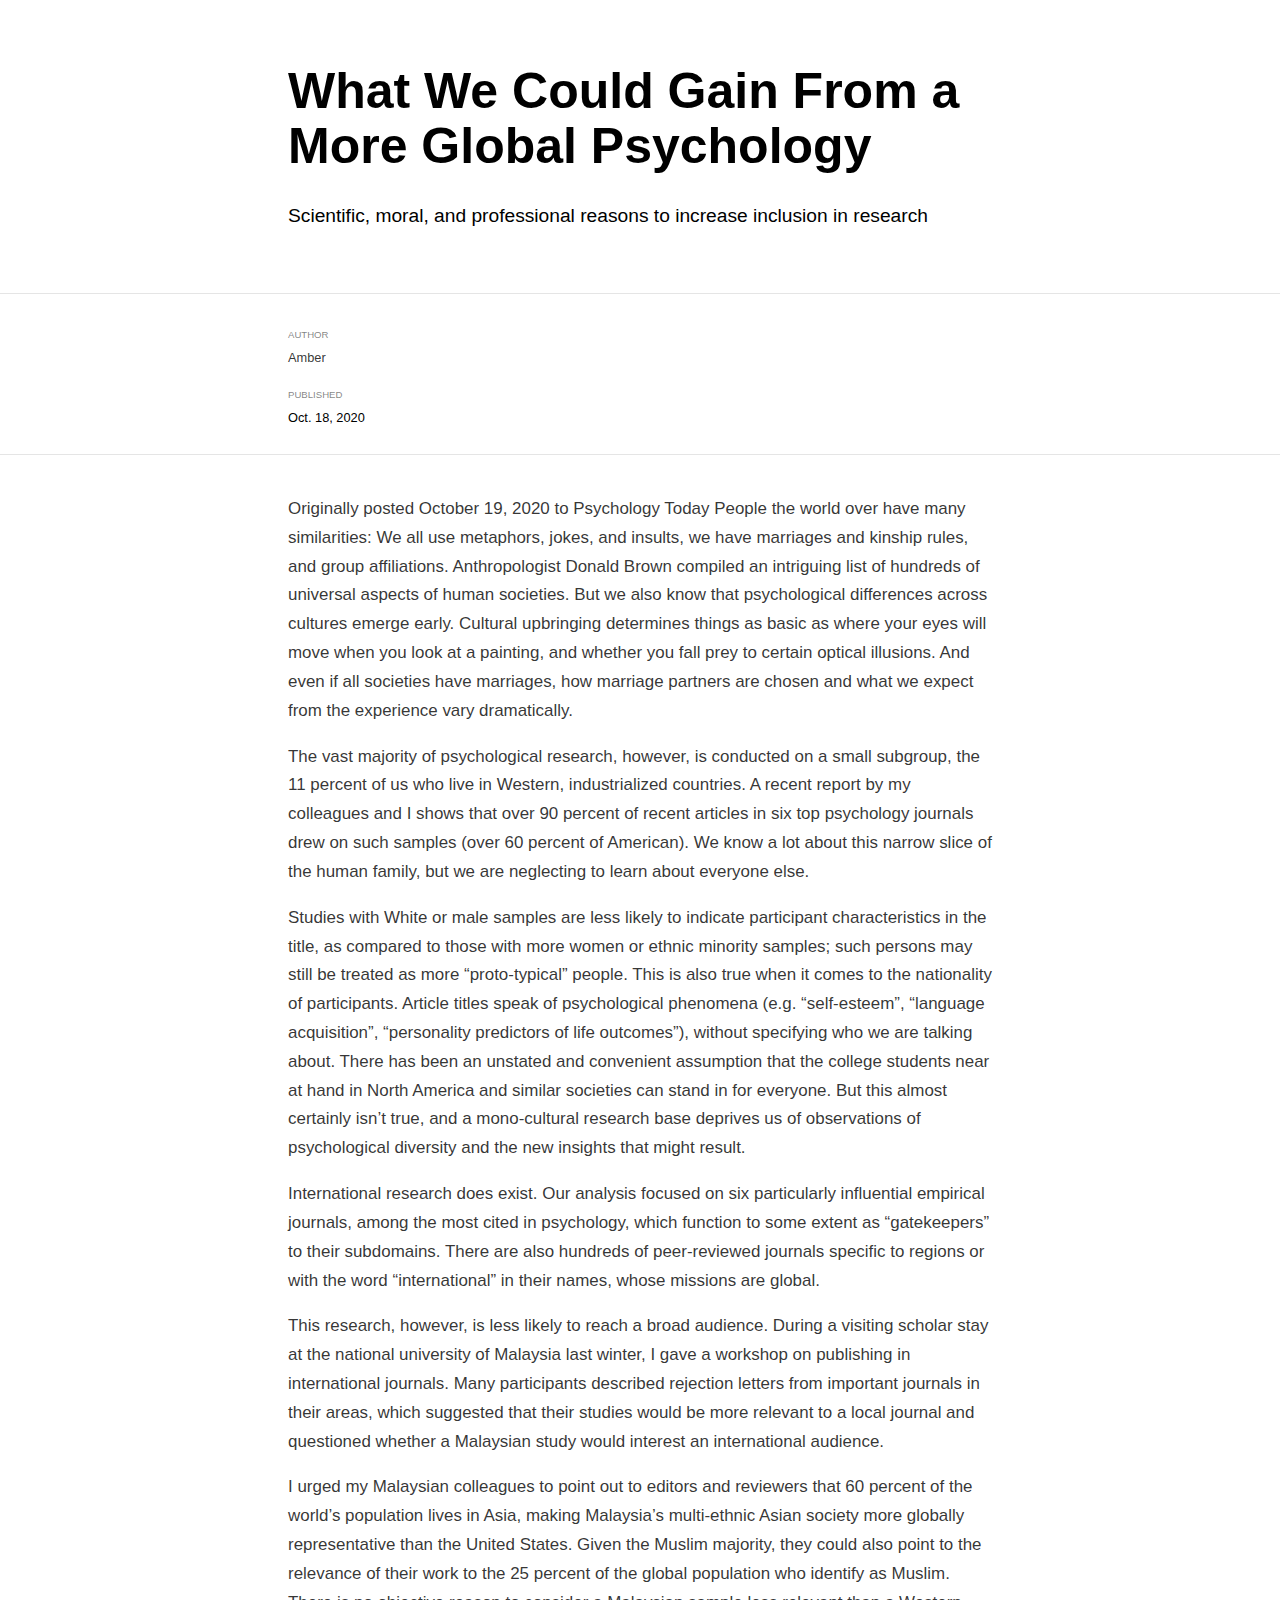
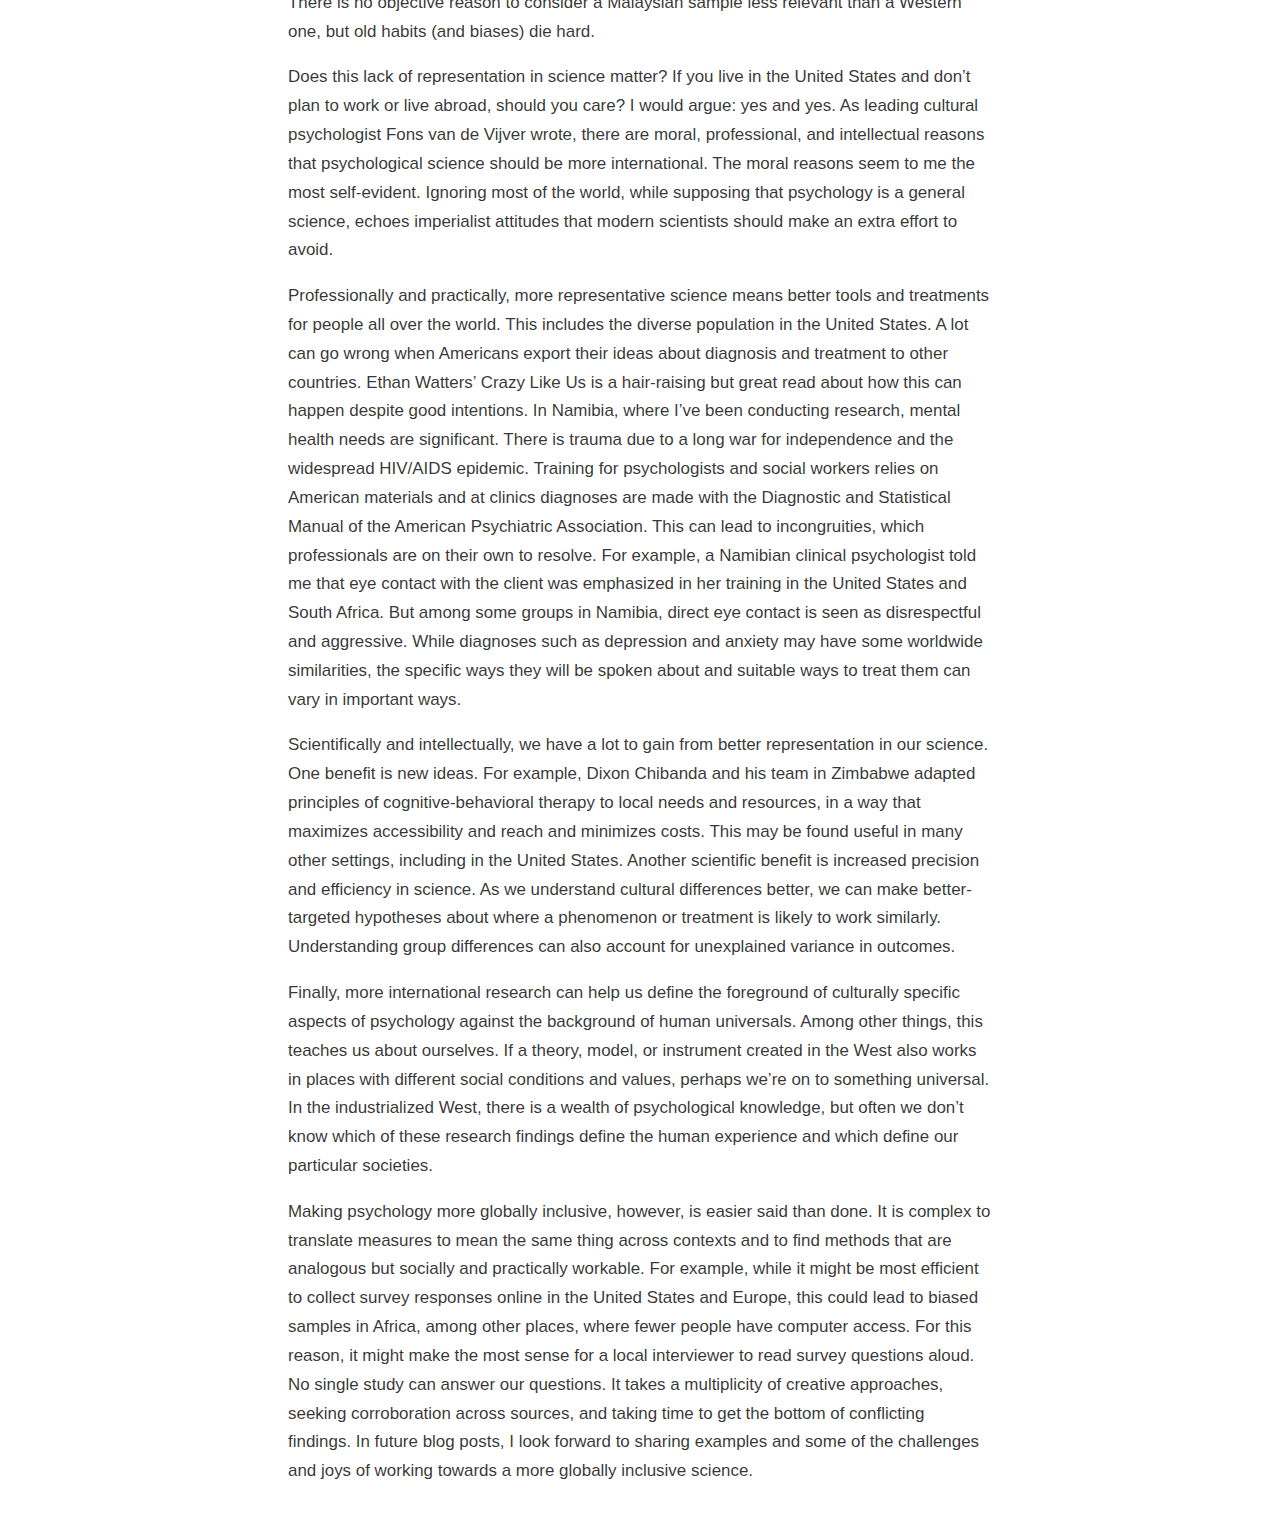
<file: _posts/2022-09-07-welcome/welcome.html>
<!DOCTYPE html>

<html xmlns="http://www.w3.org/1999/xhtml" lang="" xml:lang="">

<head>
  <meta charset="utf-8"/>
  <meta name="viewport" content="width=device-width, initial-scale=1"/>
  <meta http-equiv="X-UA-Compatible" content="IE=Edge,chrome=1"/>
  <meta name="generator" content="distill" />

  <style type="text/css">
  /* Hide doc at startup (prevent jankiness while JS renders/transforms) */
  body {
    visibility: hidden;
  }
  </style>

 <!--radix_placeholder_import_source-->
 <!--/radix_placeholder_import_source-->

<style type="text/css">code{white-space: pre;}</style>
<style type="text/css" data-origin="pandoc">
pre > code.sourceCode { white-space: pre; position: relative; }
pre > code.sourceCode > span { display: inline-block; line-height: 1.25; }
pre > code.sourceCode > span:empty { height: 1.2em; }
.sourceCode { overflow: visible; }
code.sourceCode > span { color: inherit; text-decoration: inherit; }
div.sourceCode { margin: 1em 0; }
pre.sourceCode { margin: 0; }
@media screen {
div.sourceCode { overflow: auto; }
}
@media print {
pre > code.sourceCode { white-space: pre-wrap; }
pre > code.sourceCode > span { text-indent: -5em; padding-left: 5em; }
}
pre.numberSource code
  { counter-reset: source-line 0; }
pre.numberSource code > span
  { position: relative; left: -4em; counter-increment: source-line; }
pre.numberSource code > span > a:first-child::before
  { content: counter(source-line);
    position: relative; left: -1em; text-align: right; vertical-align: baseline;
    border: none; display: inline-block;
    -webkit-touch-callout: none; -webkit-user-select: none;
    -khtml-user-select: none; -moz-user-select: none;
    -ms-user-select: none; user-select: none;
    padding: 0 4px; width: 4em;
    color: #aaaaaa;
  }
pre.numberSource { margin-left: 3em; border-left: 1px solid #aaaaaa;  padding-left: 4px; }
div.sourceCode
  { color: #00769e; background-color: #f1f3f5; }
@media screen {
pre > code.sourceCode > span > a:first-child::before { text-decoration: underline; }
}
code span { color: #00769e; } /* Normal */
code span.al { color: #ad0000; } /* Alert */
code span.an { color: #5e5e5e; } /* Annotation */
code span.at { color: #657422; } /* Attribute */
code span.bn { color: #ad0000; } /* BaseN */
code span.bu { } /* BuiltIn */
code span.cf { color: #00769e; } /* ControlFlow */
code span.ch { color: #20794d; } /* Char */
code span.cn { color: #8f5902; } /* Constant */
code span.co { color: #5e5e5e; } /* Comment */
code span.cv { color: #5e5e5e; font-style: italic; } /* CommentVar */
code span.do { color: #5e5e5e; font-style: italic; } /* Documentation */
code span.dt { color: #ad0000; } /* DataType */
code span.dv { color: #ad0000; } /* DecVal */
code span.er { color: #ad0000; } /* Error */
code span.ex { } /* Extension */
code span.fl { color: #ad0000; } /* Float */
code span.fu { color: #4758ab; } /* Function */
code span.im { } /* Import */
code span.in { color: #5e5e5e; } /* Information */
code span.kw { color: #00769e; } /* Keyword */
code span.op { color: #5e5e5e; } /* Operator */
code span.ot { color: #00769e; } /* Other */
code span.pp { color: #ad0000; } /* Preprocessor */
code span.sc { color: #5e5e5e; } /* SpecialChar */
code span.ss { color: #20794d; } /* SpecialString */
code span.st { color: #20794d; } /* String */
code span.va { color: #111111; } /* Variable */
code span.vs { color: #20794d; } /* VerbatimString */
code span.wa { color: #5e5e5e; font-style: italic; } /* Warning */
</style>


  <!--radix_placeholder_meta_tags-->
  <title>What We Could Gain From a More Global Psychology</title>

  <meta property="description" itemprop="description" content="Scientific, moral, and professional reasons to increase inclusion in research"/>


  <!--  https://schema.org/Article -->
  <meta property="article:published" itemprop="datePublished" content="2020-10-19"/>
  <meta property="article:created" itemprop="dateCreated" content="2020-10-19"/>
  <meta name="article:author" content="Amber"/>

  <!--  https://developers.facebook.com/docs/sharing/webmasters#markup -->
  <meta property="og:title" content="What We Could Gain From a More Global Psychology"/>
  <meta property="og:type" content="article"/>
  <meta property="og:description" content="Scientific, moral, and professional reasons to increase inclusion in research"/>
  <meta property="og:locale" content="en_US"/>

  <!--  https://dev.twitter.com/cards/types/summary -->
  <meta property="twitter:card" content="summary"/>
  <meta property="twitter:title" content="What We Could Gain From a More Global Psychology"/>
  <meta property="twitter:description" content="Scientific, moral, and professional reasons to increase inclusion in research"/>

  <!--/radix_placeholder_meta_tags-->
  <!--radix_placeholder_rmarkdown_metadata-->

  <script type="text/json" id="radix-rmarkdown-metadata">
  {"type":"list","attributes":{"names":{"type":"character","attributes":{},"value":["title","description","author","date","output"]}},"value":[{"type":"character","attributes":{},"value":["What We Could Gain From a More Global Psychology"]},{"type":"character","attributes":{},"value":["Scientific, moral, and professional reasons to increase inclusion in research\n"]},{"type":"list","attributes":{},"value":[{"type":"list","attributes":{"names":{"type":"character","attributes":{},"value":["name"]}},"value":[{"type":"character","attributes":{},"value":["Amber"]}]}]},{"type":"character","attributes":{},"value":["2020-10-19"]},{"type":"list","attributes":{"names":{"type":"character","attributes":{},"value":["distill::distill_article"]}},"value":[{"type":"list","attributes":{"names":{"type":"character","attributes":{},"value":["self_contained"]}},"value":[{"type":"logical","attributes":{},"value":[false]}]}]}]}
  </script>
  <!--/radix_placeholder_rmarkdown_metadata-->
  
  <script type="text/json" id="radix-resource-manifest">
  {"type":"character","attributes":{},"value":["welcome_files/anchor-4.2.2/anchor.min.js","welcome_files/bowser-1.9.3/bowser.min.js","welcome_files/distill-2.2.21/template.v2.js","welcome_files/header-attrs-2.14/header-attrs.js","welcome_files/jquery-3.6.0/jquery-3.6.0.js","welcome_files/jquery-3.6.0/jquery-3.6.0.min.js","welcome_files/jquery-3.6.0/jquery-3.6.0.min.map","welcome_files/popper-2.6.0/popper.min.js","welcome_files/tippy-6.2.7/tippy-bundle.umd.min.js","welcome_files/tippy-6.2.7/tippy-light-border.css","welcome_files/tippy-6.2.7/tippy.css","welcome_files/tippy-6.2.7/tippy.umd.min.js","welcome_files/webcomponents-2.0.0/webcomponents.js"]}
  </script>
  <!--radix_placeholder_navigation_in_header-->
  <!--/radix_placeholder_navigation_in_header-->
  <!--radix_placeholder_distill-->

  <style type="text/css">

  body {
    background-color: white;
  }

  .pandoc-table {
    width: 100%;
  }

  .pandoc-table>caption {
    margin-bottom: 10px;
  }

  .pandoc-table th:not([align]) {
    text-align: left;
  }

  .pagedtable-footer {
    font-size: 15px;
  }

  d-byline .byline {
    grid-template-columns: 2fr 2fr;
  }

  d-byline .byline h3 {
    margin-block-start: 1.5em;
  }

  d-byline .byline .authors-affiliations h3 {
    margin-block-start: 0.5em;
  }

  .authors-affiliations .orcid-id {
    width: 16px;
    height:16px;
    margin-left: 4px;
    margin-right: 4px;
    vertical-align: middle;
    padding-bottom: 2px;
  }

  d-title .dt-tags {
    margin-top: 1em;
    grid-column: text;
  }

  .dt-tags .dt-tag {
    text-decoration: none;
    display: inline-block;
    color: rgba(0,0,0,0.6);
    padding: 0em 0.4em;
    margin-right: 0.5em;
    margin-bottom: 0.4em;
    font-size: 70%;
    border: 1px solid rgba(0,0,0,0.2);
    border-radius: 3px;
    text-transform: uppercase;
    font-weight: 500;
  }

  d-article table.gt_table td,
  d-article table.gt_table th {
    border-bottom: none;
  }

  .html-widget {
    margin-bottom: 2.0em;
  }

  .l-screen-inset {
    padding-right: 16px;
  }

  .l-screen .caption {
    margin-left: 10px;
  }

  .shaded {
    background: rgb(247, 247, 247);
    padding-top: 20px;
    padding-bottom: 20px;
    border-top: 1px solid rgba(0, 0, 0, 0.1);
    border-bottom: 1px solid rgba(0, 0, 0, 0.1);
  }

  .shaded .html-widget {
    margin-bottom: 0;
    border: 1px solid rgba(0, 0, 0, 0.1);
  }

  .shaded .shaded-content {
    background: white;
  }

  .text-output {
    margin-top: 0;
    line-height: 1.5em;
  }

  .hidden {
    display: none !important;
  }

  d-article {
    padding-top: 2.5rem;
    padding-bottom: 30px;
  }

  d-appendix {
    padding-top: 30px;
  }

  d-article>p>img {
    width: 100%;
  }

  d-article h2 {
    margin: 1rem 0 1.5rem 0;
  }

  d-article h3 {
    margin-top: 1.5rem;
  }

  d-article iframe {
    border: 1px solid rgba(0, 0, 0, 0.1);
    margin-bottom: 2.0em;
    width: 100%;
  }

  /* Tweak code blocks */

  d-article div.sourceCode code,
  d-article pre code {
    font-family: Consolas, Monaco, 'Andale Mono', 'Ubuntu Mono', monospace;
  }

  d-article pre,
  d-article div.sourceCode,
  d-article div.sourceCode pre {
    overflow: auto;
  }

  d-article div.sourceCode {
    background-color: white;
  }

  d-article div.sourceCode pre {
    padding-left: 10px;
    font-size: 12px;
    border-left: 2px solid rgba(0,0,0,0.1);
  }

  d-article pre {
    font-size: 12px;
    color: black;
    background: none;
    margin-top: 0;
    text-align: left;
    white-space: pre;
    word-spacing: normal;
    word-break: normal;
    word-wrap: normal;
    line-height: 1.5;

    -moz-tab-size: 4;
    -o-tab-size: 4;
    tab-size: 4;

    -webkit-hyphens: none;
    -moz-hyphens: none;
    -ms-hyphens: none;
    hyphens: none;
  }

  d-article pre a {
    border-bottom: none;
  }

  d-article pre a:hover {
    border-bottom: none;
    text-decoration: underline;
  }

  d-article details {
    grid-column: text;
    margin-bottom: 0.8em;
  }

  @media(min-width: 768px) {

  d-article pre,
  d-article div.sourceCode,
  d-article div.sourceCode pre {
    overflow: visible !important;
  }

  d-article div.sourceCode pre {
    padding-left: 18px;
    font-size: 14px;
  }

  d-article pre {
    font-size: 14px;
  }

  }

  figure img.external {
    background: white;
    border: 1px solid rgba(0, 0, 0, 0.1);
    box-shadow: 0 1px 8px rgba(0, 0, 0, 0.1);
    padding: 18px;
    box-sizing: border-box;
  }

  /* CSS for d-contents */

  .d-contents {
    grid-column: text;
    color: rgba(0,0,0,0.8);
    font-size: 0.9em;
    padding-bottom: 1em;
    margin-bottom: 1em;
    padding-bottom: 0.5em;
    margin-bottom: 1em;
    padding-left: 0.25em;
    justify-self: start;
  }

  @media(min-width: 1000px) {
    .d-contents.d-contents-float {
      height: 0;
      grid-column-start: 1;
      grid-column-end: 4;
      justify-self: center;
      padding-right: 3em;
      padding-left: 2em;
    }
  }

  .d-contents nav h3 {
    font-size: 18px;
    margin-top: 0;
    margin-bottom: 1em;
  }

  .d-contents li {
    list-style-type: none
  }

  .d-contents nav > ul {
    padding-left: 0;
  }

  .d-contents ul {
    padding-left: 1em
  }

  .d-contents nav ul li {
    margin-top: 0.6em;
    margin-bottom: 0.2em;
  }

  .d-contents nav a {
    font-size: 13px;
    border-bottom: none;
    text-decoration: none
    color: rgba(0, 0, 0, 0.8);
  }

  .d-contents nav a:hover {
    text-decoration: underline solid rgba(0, 0, 0, 0.6)
  }

  .d-contents nav > ul > li > a {
    font-weight: 600;
  }

  .d-contents nav > ul > li > ul {
    font-weight: inherit;
  }

  .d-contents nav > ul > li > ul > li {
    margin-top: 0.2em;
  }


  .d-contents nav ul {
    margin-top: 0;
    margin-bottom: 0.25em;
  }

  .d-article-with-toc h2:nth-child(2) {
    margin-top: 0;
  }


  /* Figure */

  .figure {
    position: relative;
    margin-bottom: 2.5em;
    margin-top: 1.5em;
  }

  .figure .caption {
    color: rgba(0, 0, 0, 0.6);
    font-size: 12px;
    line-height: 1.5em;
  }

  .figure img.external {
    background: white;
    border: 1px solid rgba(0, 0, 0, 0.1);
    box-shadow: 0 1px 8px rgba(0, 0, 0, 0.1);
    padding: 18px;
    box-sizing: border-box;
  }

  .figure .caption a {
    color: rgba(0, 0, 0, 0.6);
  }

  .figure .caption b,
  .figure .caption strong, {
    font-weight: 600;
    color: rgba(0, 0, 0, 1.0);
  }

  /* Citations */

  d-article .citation {
    color: inherit;
    cursor: inherit;
  }

  div.hanging-indent{
    margin-left: 1em; text-indent: -1em;
  }

  /* Citation hover box */

  .tippy-box[data-theme~=light-border] {
    background-color: rgba(250, 250, 250, 0.95);
  }

  .tippy-content > p {
    margin-bottom: 0;
    padding: 2px;
  }


  /* Tweak 1000px media break to show more text */

  @media(min-width: 1000px) {
    .base-grid,
    distill-header,
    d-title,
    d-abstract,
    d-article,
    d-appendix,
    distill-appendix,
    d-byline,
    d-footnote-list,
    d-citation-list,
    distill-footer {
      grid-template-columns: [screen-start] 1fr [page-start kicker-start] 80px [middle-start] 50px [text-start kicker-end] 65px 65px 65px 65px 65px 65px 65px 65px [text-end gutter-start] 65px [middle-end] 65px [page-end gutter-end] 1fr [screen-end];
      grid-column-gap: 16px;
    }

    .grid {
      grid-column-gap: 16px;
    }

    d-article {
      font-size: 1.06rem;
      line-height: 1.7em;
    }
    figure .caption, .figure .caption, figure figcaption {
      font-size: 13px;
    }
  }

  @media(min-width: 1180px) {
    .base-grid,
    distill-header,
    d-title,
    d-abstract,
    d-article,
    d-appendix,
    distill-appendix,
    d-byline,
    d-footnote-list,
    d-citation-list,
    distill-footer {
      grid-template-columns: [screen-start] 1fr [page-start kicker-start] 60px [middle-start] 60px [text-start kicker-end] 60px 60px 60px 60px 60px 60px 60px 60px [text-end gutter-start] 60px [middle-end] 60px [page-end gutter-end] 1fr [screen-end];
      grid-column-gap: 32px;
    }

    .grid {
      grid-column-gap: 32px;
    }
  }


  /* Get the citation styles for the appendix (not auto-injected on render since
     we do our own rendering of the citation appendix) */

  d-appendix .citation-appendix,
  .d-appendix .citation-appendix {
    font-size: 11px;
    line-height: 15px;
    border-left: 1px solid rgba(0, 0, 0, 0.1);
    padding-left: 18px;
    border: 1px solid rgba(0,0,0,0.1);
    background: rgba(0, 0, 0, 0.02);
    padding: 10px 18px;
    border-radius: 3px;
    color: rgba(150, 150, 150, 1);
    overflow: hidden;
    margin-top: -12px;
    white-space: pre-wrap;
    word-wrap: break-word;
  }

  /* Include appendix styles here so they can be overridden */

  d-appendix {
    contain: layout style;
    font-size: 0.8em;
    line-height: 1.7em;
    margin-top: 60px;
    margin-bottom: 0;
    border-top: 1px solid rgba(0, 0, 0, 0.1);
    color: rgba(0,0,0,0.5);
    padding-top: 60px;
    padding-bottom: 48px;
  }

  d-appendix h3 {
    grid-column: page-start / text-start;
    font-size: 15px;
    font-weight: 500;
    margin-top: 1em;
    margin-bottom: 0;
    color: rgba(0,0,0,0.65);
  }

  d-appendix h3 + * {
    margin-top: 1em;
  }

  d-appendix ol {
    padding: 0 0 0 15px;
  }

  @media (min-width: 768px) {
    d-appendix ol {
      padding: 0 0 0 30px;
      margin-left: -30px;
    }
  }

  d-appendix li {
    margin-bottom: 1em;
  }

  d-appendix a {
    color: rgba(0, 0, 0, 0.6);
  }

  d-appendix > * {
    grid-column: text;
  }

  d-appendix > d-footnote-list,
  d-appendix > d-citation-list,
  d-appendix > distill-appendix {
    grid-column: screen;
  }

  /* Include footnote styles here so they can be overridden */

  d-footnote-list {
    contain: layout style;
  }

  d-footnote-list > * {
    grid-column: text;
  }

  d-footnote-list a.footnote-backlink {
    color: rgba(0,0,0,0.3);
    padding-left: 0.5em;
  }



  /* Anchor.js */

  .anchorjs-link {
    /*transition: all .25s linear; */
    text-decoration: none;
    border-bottom: none;
  }
  *:hover > .anchorjs-link {
    margin-left: -1.125em !important;
    text-decoration: none;
    border-bottom: none;
  }

  /* Social footer */

  .social_footer {
    margin-top: 30px;
    margin-bottom: 0;
    color: rgba(0,0,0,0.67);
  }

  .disqus-comments {
    margin-right: 30px;
  }

  .disqus-comment-count {
    border-bottom: 1px solid rgba(0, 0, 0, 0.4);
    cursor: pointer;
  }

  #disqus_thread {
    margin-top: 30px;
  }

  .article-sharing a {
    border-bottom: none;
    margin-right: 8px;
  }

  .article-sharing a:hover {
    border-bottom: none;
  }

  .sidebar-section.subscribe {
    font-size: 12px;
    line-height: 1.6em;
  }

  .subscribe p {
    margin-bottom: 0.5em;
  }


  .article-footer .subscribe {
    font-size: 15px;
    margin-top: 45px;
  }


  .sidebar-section.custom {
    font-size: 12px;
    line-height: 1.6em;
  }

  .custom p {
    margin-bottom: 0.5em;
  }

  /* Styles for listing layout (hide title) */
  .layout-listing d-title, .layout-listing .d-title {
    display: none;
  }

  /* Styles for posts lists (not auto-injected) */


  .posts-with-sidebar {
    padding-left: 45px;
    padding-right: 45px;
  }

  .posts-list .description h2,
  .posts-list .description p {
    font-family: -apple-system, BlinkMacSystemFont, "Segoe UI", Roboto, Oxygen, Ubuntu, Cantarell, "Fira Sans", "Droid Sans", "Helvetica Neue", Arial, sans-serif;
  }

  .posts-list .description h2 {
    font-weight: 700;
    border-bottom: none;
    padding-bottom: 0;
  }

  .posts-list h2.post-tag {
    border-bottom: 1px solid rgba(0, 0, 0, 0.2);
    padding-bottom: 12px;
  }
  .posts-list {
    margin-top: 60px;
    margin-bottom: 24px;
  }

  .posts-list .post-preview {
    text-decoration: none;
    overflow: hidden;
    display: block;
    border-bottom: 1px solid rgba(0, 0, 0, 0.1);
    padding: 24px 0;
  }

  .post-preview-last {
    border-bottom: none !important;
  }

  .posts-list .posts-list-caption {
    grid-column: screen;
    font-weight: 400;
  }

  .posts-list .post-preview h2 {
    margin: 0 0 6px 0;
    line-height: 1.2em;
    font-style: normal;
    font-size: 24px;
  }

  .posts-list .post-preview p {
    margin: 0 0 12px 0;
    line-height: 1.4em;
    font-size: 16px;
  }

  .posts-list .post-preview .thumbnail {
    box-sizing: border-box;
    margin-bottom: 24px;
    position: relative;
    max-width: 500px;
  }
  .posts-list .post-preview img {
    width: 100%;
    display: block;
  }

  .posts-list .metadata {
    font-size: 12px;
    line-height: 1.4em;
    margin-bottom: 18px;
  }

  .posts-list .metadata > * {
    display: inline-block;
  }

  .posts-list .metadata .publishedDate {
    margin-right: 2em;
  }

  .posts-list .metadata .dt-authors {
    display: block;
    margin-top: 0.3em;
    margin-right: 2em;
  }

  .posts-list .dt-tags {
    display: block;
    line-height: 1em;
  }

  .posts-list .dt-tags .dt-tag {
    display: inline-block;
    color: rgba(0,0,0,0.6);
    padding: 0.3em 0.4em;
    margin-right: 0.2em;
    margin-bottom: 0.4em;
    font-size: 60%;
    border: 1px solid rgba(0,0,0,0.2);
    border-radius: 3px;
    text-transform: uppercase;
    font-weight: 500;
  }

  .posts-list img {
    opacity: 1;
  }

  .posts-list img[data-src] {
    opacity: 0;
  }

  .posts-more {
    clear: both;
  }


  .posts-sidebar {
    font-size: 16px;
  }

  .posts-sidebar h3 {
    font-size: 16px;
    margin-top: 0;
    margin-bottom: 0.5em;
    font-weight: 400;
    text-transform: uppercase;
  }

  .sidebar-section {
    margin-bottom: 30px;
  }

  .categories ul {
    list-style-type: none;
    margin: 0;
    padding: 0;
  }

  .categories li {
    color: rgba(0, 0, 0, 0.8);
    margin-bottom: 0;
  }

  .categories li>a {
    border-bottom: none;
  }

  .categories li>a:hover {
    border-bottom: 1px solid rgba(0, 0, 0, 0.4);
  }

  .categories .active {
    font-weight: 600;
  }

  .categories .category-count {
    color: rgba(0, 0, 0, 0.4);
  }


  @media(min-width: 768px) {
    .posts-list .post-preview h2 {
      font-size: 26px;
    }
    .posts-list .post-preview .thumbnail {
      float: right;
      width: 30%;
      margin-bottom: 0;
    }
    .posts-list .post-preview .description {
      float: left;
      width: 45%;
    }
    .posts-list .post-preview .metadata {
      float: left;
      width: 20%;
      margin-top: 8px;
    }
    .posts-list .post-preview p {
      margin: 0 0 12px 0;
      line-height: 1.5em;
      font-size: 16px;
    }
    .posts-with-sidebar .posts-list {
      float: left;
      width: 75%;
    }
    .posts-with-sidebar .posts-sidebar {
      float: right;
      width: 20%;
      margin-top: 60px;
      padding-top: 24px;
      padding-bottom: 24px;
    }
  }


  /* Improve display for browsers without grid (IE/Edge <= 15) */

  .downlevel {
    line-height: 1.6em;
    font-family: -apple-system, BlinkMacSystemFont, "Segoe UI", Roboto, Oxygen, Ubuntu, Cantarell, "Fira Sans", "Droid Sans", "Helvetica Neue", Arial, sans-serif;
    margin: 0;
  }

  .downlevel .d-title {
    padding-top: 6rem;
    padding-bottom: 1.5rem;
  }

  .downlevel .d-title h1 {
    font-size: 50px;
    font-weight: 700;
    line-height: 1.1em;
    margin: 0 0 0.5rem;
  }

  .downlevel .d-title p {
    font-weight: 300;
    font-size: 1.2rem;
    line-height: 1.55em;
    margin-top: 0;
  }

  .downlevel .d-byline {
    padding-top: 0.8em;
    padding-bottom: 0.8em;
    font-size: 0.8rem;
    line-height: 1.8em;
  }

  .downlevel .section-separator {
    border: none;
    border-top: 1px solid rgba(0, 0, 0, 0.1);
  }

  .downlevel .d-article {
    font-size: 1.06rem;
    line-height: 1.7em;
    padding-top: 1rem;
    padding-bottom: 2rem;
  }


  .downlevel .d-appendix {
    padding-left: 0;
    padding-right: 0;
    max-width: none;
    font-size: 0.8em;
    line-height: 1.7em;
    margin-bottom: 0;
    color: rgba(0,0,0,0.5);
    padding-top: 40px;
    padding-bottom: 48px;
  }

  .downlevel .footnotes ol {
    padding-left: 13px;
  }

  .downlevel .base-grid,
  .downlevel .distill-header,
  .downlevel .d-title,
  .downlevel .d-abstract,
  .downlevel .d-article,
  .downlevel .d-appendix,
  .downlevel .distill-appendix,
  .downlevel .d-byline,
  .downlevel .d-footnote-list,
  .downlevel .d-citation-list,
  .downlevel .distill-footer,
  .downlevel .appendix-bottom,
  .downlevel .posts-container {
    padding-left: 40px;
    padding-right: 40px;
  }

  @media(min-width: 768px) {
    .downlevel .base-grid,
    .downlevel .distill-header,
    .downlevel .d-title,
    .downlevel .d-abstract,
    .downlevel .d-article,
    .downlevel .d-appendix,
    .downlevel .distill-appendix,
    .downlevel .d-byline,
    .downlevel .d-footnote-list,
    .downlevel .d-citation-list,
    .downlevel .distill-footer,
    .downlevel .appendix-bottom,
    .downlevel .posts-container {
    padding-left: 150px;
    padding-right: 150px;
    max-width: 900px;
  }
  }

  .downlevel pre code {
    display: block;
    border-left: 2px solid rgba(0, 0, 0, .1);
    padding: 0 0 0 20px;
    font-size: 14px;
  }

  .downlevel code, .downlevel pre {
    color: black;
    background: none;
    font-family: Consolas, Monaco, 'Andale Mono', 'Ubuntu Mono', monospace;
    text-align: left;
    white-space: pre;
    word-spacing: normal;
    word-break: normal;
    word-wrap: normal;
    line-height: 1.5;

    -moz-tab-size: 4;
    -o-tab-size: 4;
    tab-size: 4;

    -webkit-hyphens: none;
    -moz-hyphens: none;
    -ms-hyphens: none;
    hyphens: none;
  }

  .downlevel .posts-list .post-preview {
    color: inherit;
  }



  </style>

  <script type="application/javascript">

  function is_downlevel_browser() {
    if (bowser.isUnsupportedBrowser({ msie: "12", msedge: "16"},
                                   window.navigator.userAgent)) {
      return true;
    } else {
      return window.load_distill_framework === undefined;
    }
  }

  // show body when load is complete
  function on_load_complete() {

    // add anchors
    if (window.anchors) {
      window.anchors.options.placement = 'left';
      window.anchors.add('d-article > h2, d-article > h3, d-article > h4, d-article > h5');
    }


    // set body to visible
    document.body.style.visibility = 'visible';

    // force redraw for leaflet widgets
    if (window.HTMLWidgets) {
      var maps = window.HTMLWidgets.findAll(".leaflet");
      $.each(maps, function(i, el) {
        var map = this.getMap();
        map.invalidateSize();
        map.eachLayer(function(layer) {
          if (layer instanceof L.TileLayer)
            layer.redraw();
        });
      });
    }

    // trigger 'shown' so htmlwidgets resize
    $('d-article').trigger('shown');
  }

  function init_distill() {

    init_common();

    // create front matter
    var front_matter = $('<d-front-matter></d-front-matter>');
    $('#distill-front-matter').wrap(front_matter);

    // create d-title
    $('.d-title').changeElementType('d-title');

    // create d-byline
    var byline = $('<d-byline></d-byline>');
    $('.d-byline').replaceWith(byline);

    // create d-article
    var article = $('<d-article></d-article>');
    $('.d-article').wrap(article).children().unwrap();

    // move posts container into article
    $('.posts-container').appendTo($('d-article'));

    // create d-appendix
    $('.d-appendix').changeElementType('d-appendix');

    // flag indicating that we have appendix items
    var appendix = $('.appendix-bottom').children('h3').length > 0;

    // replace footnotes with <d-footnote>
    $('.footnote-ref').each(function(i, val) {
      appendix = true;
      var href = $(this).attr('href');
      var id = href.replace('#', '');
      var fn = $('#' + id);
      var fn_p = $('#' + id + '>p');
      fn_p.find('.footnote-back').remove();
      var text = fn_p.html();
      var dtfn = $('<d-footnote></d-footnote>');
      dtfn.html(text);
      $(this).replaceWith(dtfn);
    });
    // remove footnotes
    $('.footnotes').remove();

    // move refs into #references-listing
    $('#references-listing').replaceWith($('#refs'));

    $('h1.appendix, h2.appendix').each(function(i, val) {
      $(this).changeElementType('h3');
    });
    $('h3.appendix').each(function(i, val) {
      var id = $(this).attr('id');
      $('.d-contents a[href="#' + id + '"]').parent().remove();
      appendix = true;
      $(this).nextUntil($('h1, h2, h3')).addBack().appendTo($('d-appendix'));
    });

    // show d-appendix if we have appendix content
    $("d-appendix").css('display', appendix ? 'grid' : 'none');

    // localize layout chunks to just output
    $('.layout-chunk').each(function(i, val) {

      // capture layout
      var layout = $(this).attr('data-layout');

      // apply layout to markdown level block elements
      var elements = $(this).children().not('details, div.sourceCode, pre, script');
      elements.each(function(i, el) {
        var layout_div = $('<div class="' + layout + '"></div>');
        if (layout_div.hasClass('shaded')) {
          var shaded_content = $('<div class="shaded-content"></div>');
          $(this).wrap(shaded_content);
          $(this).parent().wrap(layout_div);
        } else {
          $(this).wrap(layout_div);
        }
      });


      // unwrap the layout-chunk div
      $(this).children().unwrap();
    });

    // remove code block used to force  highlighting css
    $('.distill-force-highlighting-css').parent().remove();

    // remove empty line numbers inserted by pandoc when using a
    // custom syntax highlighting theme
    $('code.sourceCode a:empty').remove();

    // load distill framework
    load_distill_framework();

    // wait for window.distillRunlevel == 4 to do post processing
    function distill_post_process() {

      if (!window.distillRunlevel || window.distillRunlevel < 4)
        return;

      // hide author/affiliations entirely if we have no authors
      var front_matter = JSON.parse($("#distill-front-matter").html());
      var have_authors = front_matter.authors && front_matter.authors.length > 0;
      if (!have_authors)
        $('d-byline').addClass('hidden');

      // article with toc class
      $('.d-contents').parent().addClass('d-article-with-toc');

      // strip links that point to #
      $('.authors-affiliations').find('a[href="#"]').removeAttr('href');

      // add orcid ids
      $('.authors-affiliations').find('.author').each(function(i, el) {
        var orcid_id = front_matter.authors[i].orcidID;
        if (orcid_id) {
          var a = $('<a></a>');
          a.attr('href', 'https://orcid.org/' + orcid_id);
          var img = $('<img></img>');
          img.addClass('orcid-id');
          img.attr('alt', 'ORCID ID');
          img.attr('src','[data-uri]');
          a.append(img);
          $(this).append(a);
        }
      });

      // hide elements of author/affiliations grid that have no value
      function hide_byline_column(caption) {
        $('d-byline').find('h3:contains("' + caption + '")').parent().css('visibility', 'hidden');
      }

      // affiliations
      var have_affiliations = false;
      for (var i = 0; i<front_matter.authors.length; ++i) {
        var author = front_matter.authors[i];
        if (author.affiliation !== "&nbsp;") {
          have_affiliations = true;
          break;
        }
      }
      if (!have_affiliations)
        $('d-byline').find('h3:contains("Affiliations")').css('visibility', 'hidden');

      // published date
      if (!front_matter.publishedDate)
        hide_byline_column("Published");

      // document object identifier
      var doi = $('d-byline').find('h3:contains("DOI")');
      var doi_p = doi.next().empty();
      if (!front_matter.doi) {
        // if we have a citation and valid citationText then link to that
        if ($('#citation').length > 0 && front_matter.citationText) {
          doi.html('Citation');
          $('<a href="#citation"></a>')
            .text(front_matter.citationText)
            .appendTo(doi_p);
        } else {
          hide_byline_column("DOI");
        }
      } else {
        $('<a></a>')
           .attr('href', "https://doi.org/" + front_matter.doi)
           .html(front_matter.doi)
           .appendTo(doi_p);
      }

       // change plural form of authors/affiliations
      if (front_matter.authors.length === 1) {
        var grid = $('.authors-affiliations');
        grid.children('h3:contains("Authors")').text('Author');
        grid.children('h3:contains("Affiliations")').text('Affiliation');
      }

      // remove d-appendix and d-footnote-list local styles
      $('d-appendix > style:first-child').remove();
      $('d-footnote-list > style:first-child').remove();

      // move appendix-bottom entries to the bottom
      $('.appendix-bottom').appendTo('d-appendix').children().unwrap();
      $('.appendix-bottom').remove();

      // hoverable references
      $('span.citation[data-cites]').each(function() {
        if ($(this).children()[0].nodeName == "D-FOOTNOTE") {
          var fn = $(this).children()[0]
          $(this).html(fn.shadowRoot.querySelector("sup"))
          $(this).id = fn.id
          fn.remove()
        }
        var refs = $(this).attr('data-cites').split(" ");
        var refHtml = refs.map(function(ref) {
          return "<p>" + $('#ref-' + ref).html() + "</p>";
        }).join("\n");
        window.tippy(this, {
          allowHTML: true,
          content: refHtml,
          maxWidth: 500,
          interactive: true,
          interactiveBorder: 10,
          theme: 'light-border',
          placement: 'bottom-start'
        });
      });

      // fix footnotes in tables (#411)
      // replacing broken distill.pub feature
      $('table d-footnote').each(function() {
        // we replace internal showAtNode methode which is triggered when hovering a footnote
        this.hoverBox.showAtNode = function(node) {
          // ported from https://github.com/distillpub/template/pull/105/files
          calcOffset = function(elem) {
              let x = elem.offsetLeft;
              let y = elem.offsetTop;
              // Traverse upwards until an `absolute` element is found or `elem`
              // becomes null.
              while (elem = elem.offsetParent && elem.style.position != 'absolute') {
                  x += elem.offsetLeft;
                  y += elem.offsetTop;
              }

              return { left: x, top: y };
          }
          // https://developer.mozilla.org/en-US/docs/Web/API/HTMLElement/offsetTop
          const bbox = node.getBoundingClientRect();
          const offset = calcOffset(node);
          this.show([offset.left + bbox.width, offset.top + bbox.height]);
        }
      })

      // clear polling timer
      clearInterval(tid);

      // show body now that everything is ready
      on_load_complete();
    }

    var tid = setInterval(distill_post_process, 50);
    distill_post_process();

  }

  function init_downlevel() {

    init_common();

     // insert hr after d-title
    $('.d-title').after($('<hr class="section-separator"/>'));

    // check if we have authors
    var front_matter = JSON.parse($("#distill-front-matter").html());
    var have_authors = front_matter.authors && front_matter.authors.length > 0;

    // manage byline/border
    if (!have_authors)
      $('.d-byline').remove();
    $('.d-byline').after($('<hr class="section-separator"/>'));
    $('.d-byline a').remove();

    // remove toc
    $('.d-contents').remove();

    // move appendix elements
    $('h1.appendix, h2.appendix').each(function(i, val) {
      $(this).changeElementType('h3');
    });
    $('h3.appendix').each(function(i, val) {
      $(this).nextUntil($('h1, h2, h3')).addBack().appendTo($('.d-appendix'));
    });


    // inject headers into references and footnotes
    var refs_header = $('<h3></h3>');
    refs_header.text('References');
    $('#refs').prepend(refs_header);

    var footnotes_header = $('<h3></h3');
    footnotes_header.text('Footnotes');
    $('.footnotes').children('hr').first().replaceWith(footnotes_header);

    // move appendix-bottom entries to the bottom
    $('.appendix-bottom').appendTo('.d-appendix').children().unwrap();
    $('.appendix-bottom').remove();

    // remove appendix if it's empty
    if ($('.d-appendix').children().length === 0)
      $('.d-appendix').remove();

    // prepend separator above appendix
    $('.d-appendix').before($('<hr class="section-separator" style="clear: both"/>'));

    // trim code
    $('pre>code').each(function(i, val) {
      $(this).html($.trim($(this).html()));
    });

    // move posts-container right before article
    $('.posts-container').insertBefore($('.d-article'));

    $('body').addClass('downlevel');

    on_load_complete();
  }


  function init_common() {

    // jquery plugin to change element types
    (function($) {
      $.fn.changeElementType = function(newType) {
        var attrs = {};

        $.each(this[0].attributes, function(idx, attr) {
          attrs[attr.nodeName] = attr.nodeValue;
        });

        this.replaceWith(function() {
          return $("<" + newType + "/>", attrs).append($(this).contents());
        });
      };
    })(jQuery);

    // prevent underline for linked images
    $('a > img').parent().css({'border-bottom' : 'none'});

    // mark non-body figures created by knitr chunks as 100% width
    $('.layout-chunk').each(function(i, val) {
      var figures = $(this).find('img, .html-widget');
      // ignore leaflet img layers (#106)
      figures = figures.filter(':not(img[class*="leaflet"])')
      if ($(this).attr('data-layout') !== "l-body") {
        figures.css('width', '100%');
      } else {
        figures.css('max-width', '100%');
        figures.filter("[width]").each(function(i, val) {
          var fig = $(this);
          fig.css('width', fig.attr('width') + 'px');
        });

      }
    });

    // auto-append index.html to post-preview links in file: protocol
    // and in rstudio ide preview
    $('.post-preview').each(function(i, val) {
      if (window.location.protocol === "file:")
        $(this).attr('href', $(this).attr('href') + "index.html");
    });

    // get rid of index.html references in header
    if (window.location.protocol !== "file:") {
      $('.distill-site-header a[href]').each(function(i,val) {
        $(this).attr('href', $(this).attr('href').replace(/^index[.]html/, "./"));
      });
    }

    // add class to pandoc style tables
    $('tr.header').parent('thead').parent('table').addClass('pandoc-table');
    $('.kable-table').children('table').addClass('pandoc-table');

    // add figcaption style to table captions
    $('caption').parent('table').addClass("figcaption");

    // initialize posts list
    if (window.init_posts_list)
      window.init_posts_list();

    // implmement disqus comment link
    $('.disqus-comment-count').click(function() {
      window.headroom_prevent_pin = true;
      $('#disqus_thread').toggleClass('hidden');
      if (!$('#disqus_thread').hasClass('hidden')) {
        var offset = $(this).offset();
        $(window).resize();
        $('html, body').animate({
          scrollTop: offset.top - 35
        });
      }
    });
  }

  document.addEventListener('DOMContentLoaded', function() {
    if (is_downlevel_browser())
      init_downlevel();
    else
      window.addEventListener('WebComponentsReady', init_distill);
  });

  </script>

  <!--/radix_placeholder_distill-->
  <script src="welcome_files/header-attrs-2.14/header-attrs.js"></script>
  <script src="welcome_files/jquery-3.6.0/jquery-3.6.0.min.js"></script>
  <script src="welcome_files/popper-2.6.0/popper.min.js"></script>
  <link href="welcome_files/tippy-6.2.7/tippy.css" rel="stylesheet" />
  <link href="welcome_files/tippy-6.2.7/tippy-light-border.css" rel="stylesheet" />
  <script src="welcome_files/tippy-6.2.7/tippy.umd.min.js"></script>
  <script src="welcome_files/anchor-4.2.2/anchor.min.js"></script>
  <script src="welcome_files/bowser-1.9.3/bowser.min.js"></script>
  <script src="welcome_files/webcomponents-2.0.0/webcomponents.js"></script>
  <script src="welcome_files/distill-2.2.21/template.v2.js"></script>
  <!--radix_placeholder_site_in_header-->
  <!--/radix_placeholder_site_in_header-->


</head>

<body>

<!--radix_placeholder_front_matter-->

<script id="distill-front-matter" type="text/json">
{"title":"What We Could Gain From a More Global Psychology","description":"Scientific, moral, and professional reasons to increase inclusion in research","authors":[{"author":"Amber","authorURL":"#","affiliation":"&nbsp;","affiliationURL":"#","orcidID":""}],"publishedDate":"2020-10-19T00:00:00.000+02:00","citationText":"Amber, 2020"}
</script>

<!--/radix_placeholder_front_matter-->
<!--radix_placeholder_navigation_before_body-->
<!--/radix_placeholder_navigation_before_body-->
<!--radix_placeholder_site_before_body-->
<!--/radix_placeholder_site_before_body-->

<div class="d-title">
<h1>What We Could Gain From a More Global Psychology</h1>
<!--radix_placeholder_categories-->
<!--/radix_placeholder_categories-->
<p><p>Scientific, moral, and professional reasons to increase inclusion
in research</p></p>
</div>

<div class="d-byline">
  Amber  
  
<br/>2020-10-19
</div>

<div class="d-article">
<p>Originally posted October 19, 2020 to Psychology Today People the
world over have many similarities: We all use metaphors, jokes, and
insults, we have marriages and kinship rules, and group affiliations.
Anthropologist Donald Brown compiled an intriguing list of hundreds of
universal aspects of human societies. But we also know that
psychological differences across cultures emerge early. Cultural
upbringing determines things as basic as where your eyes will move when
you look at a painting, and whether you fall prey to certain optical
illusions. And even if all societies have marriages, how marriage
partners are chosen and what we expect from the experience vary
dramatically.</p>
<p>The vast majority of psychological research, however, is conducted on
a small subgroup, the 11 percent of us who live in Western,
industrialized countries. A recent report by my colleagues and I shows
that over 90 percent of recent articles in six top psychology journals
drew on such samples (over 60 percent of American). We know a lot about
this narrow slice of the human family, but we are neglecting to learn
about everyone else.</p>
<p>Studies with White or male samples are less likely to indicate
participant characteristics in the title, as compared to those with more
women or ethnic minority samples; such persons may still be treated as
more “proto-typical” people. This is also true when it comes to the
nationality of participants. Article titles speak of psychological
phenomena (e.g. “self-esteem”, “language acquisition”, “personality
predictors of life outcomes”), without specifying who we are talking
about. There has been an unstated and convenient assumption that the
college students near at hand in North America and similar societies can
stand in for everyone. But this almost certainly isn’t true, and a
mono-cultural research base deprives us of observations of psychological
diversity and the new insights that might result.</p>
<p>International research does exist. Our analysis focused on six
particularly influential empirical journals, among the most cited in
psychology, which function to some extent as “gatekeepers” to their
subdomains. There are also hundreds of peer-reviewed journals specific
to regions or with the word “international” in their names, whose
missions are global.</p>
<p>This research, however, is less likely to reach a broad audience.
During a visiting scholar stay at the national university of Malaysia
last winter, I gave a workshop on publishing in international journals.
Many participants described rejection letters from important journals in
their areas, which suggested that their studies would be more relevant
to a local journal and questioned whether a Malaysian study would
interest an international audience.</p>
<p>I urged my Malaysian colleagues to point out to editors and reviewers
that 60 percent of the world’s population lives in Asia, making
Malaysia’s multi-ethnic Asian society more globally representative than
the United States. Given the Muslim majority, they could also point to
the relevance of their work to the 25 percent of the global population
who identify as Muslim. There is no objective reason to consider a
Malaysian sample less relevant than a Western one, but old habits (and
biases) die hard.</p>
<p>Does this lack of representation in science matter? If you live in
the United States and don’t plan to work or live abroad, should you
care? I would argue: yes and yes. As leading cultural psychologist Fons
van de Vijver wrote, there are moral, professional, and intellectual
reasons that psychological science should be more international. The
moral reasons seem to me the most self-evident. Ignoring most of the
world, while supposing that psychology is a general science, echoes
imperialist attitudes that modern scientists should make an extra effort
to avoid.</p>
<p>Professionally and practically, more representative science means
better tools and treatments for people all over the world. This includes
the diverse population in the United States. A lot can go wrong when
Americans export their ideas about diagnosis and treatment to other
countries. Ethan Watters’ Crazy Like Us is a hair-raising but great read
about how this can happen despite good intentions. In Namibia, where
I’ve been conducting research, mental health needs are significant.
There is trauma due to a long war for independence and the widespread
HIV/AIDS epidemic. Training for psychologists and social workers relies
on American materials and at clinics diagnoses are made with the
Diagnostic and Statistical Manual of the American Psychiatric
Association. This can lead to incongruities, which professionals are on
their own to resolve. For example, a Namibian clinical psychologist told
me that eye contact with the client was emphasized in her training in
the United States and South Africa. But among some groups in Namibia,
direct eye contact is seen as disrespectful and aggressive. While
diagnoses such as depression and anxiety may have some worldwide
similarities, the specific ways they will be spoken about and suitable
ways to treat them can vary in important ways.</p>
<p>Scientifically and intellectually, we have a lot to gain from better
representation in our science. One benefit is new ideas. For example,
Dixon Chibanda and his team in Zimbabwe adapted principles of
cognitive-behavioral therapy to local needs and resources, in a way that
maximizes accessibility and reach and minimizes costs. This may be found
useful in many other settings, including in the United States. Another
scientific benefit is increased precision and efficiency in science. As
we understand cultural differences better, we can make better-targeted
hypotheses about where a phenomenon or treatment is likely to work
similarly. Understanding group differences can also account for
unexplained variance in outcomes.</p>
<p>Finally, more international research can help us define the
foreground of culturally specific aspects of psychology against the
background of human universals. Among other things, this teaches us
about ourselves. If a theory, model, or instrument created in the West
also works in places with different social conditions and values,
perhaps we’re on to something universal. In the industrialized West,
there is a wealth of psychological knowledge, but often we don’t know
which of these research findings define the human experience and which
define our particular societies.</p>
<p>Making psychology more globally inclusive, however, is easier said
than done. It is complex to translate measures to mean the same thing
across contexts and to find methods that are analogous but socially and
practically workable. For example, while it might be most efficient to
collect survey responses online in the United States and Europe, this
could lead to biased samples in Africa, among other places, where fewer
people have computer access. For this reason, it might make the most
sense for a local interviewer to read survey questions aloud. No single
study can answer our questions. It takes a multiplicity of creative
approaches, seeking corroboration across sources, and taking time to get
the bottom of conflicting findings. In future blog posts, I look forward
to sharing examples and some of the challenges and joys of working
towards a more globally inclusive science.</p>
<div class="sourceCode" id="cb1"><pre
class="sourceCode r distill-force-highlighting-css"><code class="sourceCode r"></code></pre></div>
<!--radix_placeholder_article_footer-->
<!--/radix_placeholder_article_footer-->
</div>

<div class="d-appendix">
</div>


<!--radix_placeholder_site_after_body-->
<!--/radix_placeholder_site_after_body-->
<!--radix_placeholder_appendices-->
<div class="appendix-bottom"></div>
<!--/radix_placeholder_appendices-->
<!--radix_placeholder_navigation_after_body-->
<!--/radix_placeholder_navigation_after_body-->

</body>

</html>
</file>
<file: docs/site_libs/tippy-6.2.7/tippy.css>
.tippy-box[data-animation=fade][data-state=hidden]{opacity:0}[data-tippy-root]{max-width:calc(100vw - 10px)}.tippy-box{position:relative;background-color:#333;color:#fff;border-radius:4px;font-size:14px;line-height:1.4;outline:0;transition-property:transform,visibility,opacity}.tippy-box[data-placement^=top]>.tippy-arrow{bottom:0}.tippy-box[data-placement^=top]>.tippy-arrow:before{bottom:-7px;left:0;border-width:8px 8px 0;border-top-color:initial;transform-origin:center top}.tippy-box[data-placement^=bottom]>.tippy-arrow{top:0}.tippy-box[data-placement^=bottom]>.tippy-arrow:before{top:-7px;left:0;border-width:0 8px 8px;border-bottom-color:initial;transform-origin:center bottom}.tippy-box[data-placement^=left]>.tippy-arrow{right:0}.tippy-box[data-placement^=left]>.tippy-arrow:before{border-width:8px 0 8px 8px;border-left-color:initial;right:-7px;transform-origin:center left}.tippy-box[data-placement^=right]>.tippy-arrow{left:0}.tippy-box[data-placement^=right]>.tippy-arrow:before{left:-7px;border-width:8px 8px 8px 0;border-right-color:initial;transform-origin:center right}.tippy-box[data-inertia][data-state=visible]{transition-timing-function:cubic-bezier(.54,1.5,.38,1.11)}.tippy-arrow{width:16px;height:16px;color:#333}.tippy-arrow:before{content:"";position:absolute;border-color:transparent;border-style:solid}.tippy-content{position:relative;padding:5px 9px;z-index:1}
</file>
<file: docs/site_libs/tippy-6.2.7/tippy-light-border.css>
.tippy-box[data-theme~=light-border]{background-color:#fff;background-clip:padding-box;border:1px solid rgba(0,8,16,.15);color:#333;box-shadow:0 4px 14px -2px rgba(0,8,16,.08)}.tippy-box[data-theme~=light-border]>.tippy-backdrop{background-color:#fff}.tippy-box[data-theme~=light-border]>.tippy-arrow:after,.tippy-box[data-theme~=light-border]>.tippy-svg-arrow:after{content:"";position:absolute;z-index:-1}.tippy-box[data-theme~=light-border]>.tippy-arrow:after{border-color:transparent;border-style:solid}.tippy-box[data-theme~=light-border][data-placement^=top]>.tippy-arrow:before{border-top-color:#fff}.tippy-box[data-theme~=light-border][data-placement^=top]>.tippy-arrow:after{border-top-color:rgba(0,8,16,.2);border-width:7px 7px 0;top:17px;left:1px}.tippy-box[data-theme~=light-border][data-placement^=top]>.tippy-svg-arrow>svg{top:16px}.tippy-box[data-theme~=light-border][data-placement^=top]>.tippy-svg-arrow:after{top:17px}.tippy-box[data-theme~=light-border][data-placement^=bottom]>.tippy-arrow:before{border-bottom-color:#fff;bottom:16px}.tippy-box[data-theme~=light-border][data-placement^=bottom]>.tippy-arrow:after{border-bottom-color:rgba(0,8,16,.2);border-width:0 7px 7px;bottom:17px;left:1px}.tippy-box[data-theme~=light-border][data-placement^=bottom]>.tippy-svg-arrow>svg{bottom:16px}.tippy-box[data-theme~=light-border][data-placement^=bottom]>.tippy-svg-arrow:after{bottom:17px}.tippy-box[data-theme~=light-border][data-placement^=left]>.tippy-arrow:before{border-left-color:#fff}.tippy-box[data-theme~=light-border][data-placement^=left]>.tippy-arrow:after{border-left-color:rgba(0,8,16,.2);border-width:7px 0 7px 7px;left:17px;top:1px}.tippy-box[data-theme~=light-border][data-placement^=left]>.tippy-svg-arrow>svg{left:11px}.tippy-box[data-theme~=light-border][data-placement^=left]>.tippy-svg-arrow:after{left:12px}.tippy-box[data-theme~=light-border][data-placement^=right]>.tippy-arrow:before{border-right-color:#fff;right:16px}.tippy-box[data-theme~=light-border][data-placement^=right]>.tippy-arrow:after{border-width:7px 7px 7px 0;right:17px;top:1px;border-right-color:rgba(0,8,16,.2)}.tippy-box[data-theme~=light-border][data-placement^=right]>.tippy-svg-arrow>svg{right:11px}.tippy-box[data-theme~=light-border][data-placement^=right]>.tippy-svg-arrow:after{right:12px}.tippy-box[data-theme~=light-border]>.tippy-svg-arrow{fill:#fff}.tippy-box[data-theme~=light-border]>.tippy-svg-arrow:after{background-image:url([data-uri]);background-size:16px 6px;width:16px;height:6px}
</file>
<file: docs/styles.css>
@import url('https://fonts.googleapis.com/css?family=Libre+Baskerville:300, 300i&display=swap');

@import url('https://fonts.googleapis.com/css?family=Work+Sans&display=swap');

@import url('https://fonts.googleapis.com/css?family=DM+Mono&display=swap');

body {
  font-family: "Work Sans";
  /*color: #1f1f1f;*/
  color: #405359;
  font-size: 16px;
}


h1, h2, h3, h4, h5, h6 {
  font-family: "Libre Baskerville";
  letter-spacing: 2px;
  line-height: 3rem; /* increases, so wrapping headers don't overlap */ 
  color: #096B72;
  font-weight: 300;

}

d-title {
  padding-top: 13rem; /*so that navbar doesn't overlap fixed title */
}

d-title h1,
d-article h2 {
	font-weight: 300;
}

d-article div.sourceCode code, 
d-article pre code {
	font-family: "Work Sans", monospace;
	font-size: 1rem;
}

/* --------------Navbar-------------------- */


/* background-image for fade-to-white color of navbar */
.distill-site-header{ 
  padding: 40px 0px;
  background-image: linear-gradient(to bottom, rgba(255, 255, 255, 1), rgba(255,255,255,0.5));   
  background-color: transparent;
  font-size: 15px;
  font-family: "Libre Baskerville";
  letter-spacing: 2px;
  text-transform: uppercase;
}

.distill-site-header .logo img{
  max-height: 40px; /* Makes logo bigger, default was 20px */
}

/* dropdown navbar color on mobile */

@media screen and (max-width: 768px){
  .distill-site-header.responsive {
      background: rgba(255,255,255,0.99);
  }
}


/* Navbar Links with Animated Hover */ 


.distill-site-header a { /* A normal link in navbar */
  color: #1f1f1f;
  display: inline-block; /* This line and line below is so pseudo-element will work later */
  position: relative; 
  text-decoration: none;
  padding-left: 0px; /* overrides default so animation looks Ok */
  padding-right: 0px; /* overrides default so animation looks Ok */
  margin: 10px 14px; /* replaces default padding values for margin values */
}


.distill-site-header a:hover { /* (unanimated) hover behavior for navbar links */
  color: #787878;
  padding-left: 0px; /* overrides default so animation looks Ok */
  padding-right: 0px; /* overrides default so animation looks Ok */
  margin: 10px 14px; /* replaces default padding values for margin values */
}

.distill-site-header a:before { /*Creates pseudoelement line under link */
  background-color: #787878;
  content: '';
  height: 1px; 
  position: absolute;
  bottom: -1px;
  transition: width 0.3s ease-in-out; /* animate the width */
  width: 100%;
}

.distill-site-header a:hover:before {
  width: 0; /* Shrinks width of pseudoelement to 0 when hovered */
}

/* Makes sure animation does NOT apply to Title or Logo links (or toggle on mobile) */

.distill-site-header a.title:before, .distill-site-nav a.logo:before, a.nav-toggle:before {
  display: none;
}

.distill-site-header a.title, .distill-site-nav a.logo {
  padding: 10px 0px;
  margin: 10px 14px;
}


/* No navbar links on mobile except title and nav-toggle */

@media screen and (max-width: 768px) {
  .distill-site-header a, .distill-site-header .nav-dropdown {
    display: none;
  }
  
  .distill-site-header a.title, .distill-site-header a.nav-toggle {
    display: inline-block;
    padding: 10px 0px;
    margin: 10px 14px; 
  }
}



/* -------------Appendix---------------- */

d-appendix {
  background-color: #e6f3fc;
  border-top: none !important;
}

d-appendix h3 {
    padding-top: 0px; /*Remove padding-top from blog posts*/
}

/* -------------Footer------------------*/

.distill-site-footer {
  color: #f7f7f7b0;
  background-color: #1f1f1f;
  margin-top: 0px;
  padding: 50px 20px;
  font-size: 13px;
  letter-spacing: 1px;
  text-transform: uppercase;
  line-height: 12px;
  
}

d-byline div.byline.grid div p,
d-byline,
d-byline p,
p.author,
p.affiliation,
d-byline h3,
.d-toc,
.d-toc-header,
.d-toc ul,
d-appendix p {
	font-size: 0.9rem;
}

d-appendix h3 + * {
	margin-top: 1.5em !important;
}


/*----- COLORED LIST BULLET----*/

d-article ul {
  list-style: none; /* Remove default bullets */
}

d-article ul li::before {
  content: "\2022";  /* Add content: \2022 is the CSS Code/unicode for a bullet */
  color: #79beee; /* Change the color */
  font-weight: normal; /* If you want it to be bold */
  display: inline-block; /* Needed to add space between the bullet and the text */
  width: 1.5em; /* Also needed for space (tweak if needed) */
  margin-left: -1.5em; /* Also needed for space (tweak if needed) */
}

d-article ul > li > p {
  display: inline; /* to have content show up next to bullet */
  line-height: 1.6em;
}

d-article ul > li { /*to add back in space between bullet items that I took away by making p display inline */
  margin-top: 1em;
  margin-bottom: 1em;
}

.d-toc ul li::before {
  content: " ";  /* Remove toc bullets */
}

/*----- BLOG PAGE----*/

.posts-list .post-preview h2 {
  font-family: "Libre Baskerville";
  padding-top: 0px;
}

.posts-list .post-preview p {
  font-family: "Work Sans";
}

.posts-list .posts-list-caption {
    margin-top: 50px;
}
</file>
<file: docs/site_libs/panelset-0.2.6/panelset.css>
/* prefixed by https://autoprefixer.github.io (PostCSS: v7.0.23, autoprefixer: v9.7.3) */

.panelset {
  width: 100%;
  position: relative;
  --panel-tabs-border-bottom: #ddd;
  --panel-tabs-sideways-max-width: 25%;
  --panel-tab-foreground: currentColor;
  --panel-tab-background: unset;
  --panel-tab-active-foreground: currentColor;
  --panel-tab-active-background: unset;
  --panel-tab-hover-foreground: currentColor;
  --panel-tab-hover-background: unset;
  --panel-tab-active-border-color: currentColor;
  --panel-tab-hover-border-color: currentColor;
  --panel-tab-inactive-opacity: 0.5;
  --panel-tab-font-family: inherit;
}

.panelset * {
  box-sizing: border-box;
}

.panelset .panel-tabs {
  display: -webkit-box;
  display: flex;
  flex-wrap: wrap;
  -webkit-box-orient: horizontal;
  -webkit-box-direction: normal;
          flex-direction: row;
  -webkit-box-pack: start;
          justify-content: start;
  -webkit-box-align: center;
          align-items: center;
  overflow-y: visible;
  overflow-x: auto;
  -webkit-overflow-scrolling: touch;
  padding: 0 0 2px 0;
  box-shadow: inset 0 -2px 0px var(--panel-tabs-border-bottom);
}

.panelset .panel-tabs * {
  -webkit-transition: opacity 0.5s ease;
  transition: opacity 0.5s ease;
}

.panelset .panel-tabs .panel-tab {
  min-height: 50px;
  display: -webkit-box;
  display: flex;
  -webkit-box-pack: center;
          justify-content: center;
  -webkit-box-align: center;
          align-items: center;
  padding: 0.5em 1em;
  font-family: var(--panel-tab-font-family);
  opacity: var(--panel-tab-inactive-opacity);
  border-top: 2px solid transparent;
  border-bottom: 2px solid transparent;
  margin-bottom: -2px;
  color: var(--panel-tab-foreground);
  background-color: var(--panel-tab-background);
  list-style: none;
  z-index: 5;
}

.panelset .panel-tabs .panel-tab > a {
  color: currentColor;
  text-decoration: none;
  border: none;
  width: 100%;
  height: 100%;
}

.panelset .panel-tabs .panel-tab > a:focus {
  outline: none;
  text-decoration: none;
  border: none;
}

.panelset .panel-tabs .panel-tab > a:hover {
  text-decoration: none;
  border: none;
}

.panelset .panel-tabs .panel-tab:hover {
  border-bottom-color: var(--panel-tab-hover-border-color);
  color: var(--panel-tab-hover-foreground);
  background-color: var(--panel-tab-hover-background);
  opacity: 1;
  cursor: pointer;
  z-index: 10;
}

.panelset .panel-tabs .panel-tab:focus {
  outline: none;
  color: var(--panel-tab-hover-foreground);
  border-bottom-color: var(--panel-tab-hover-border-color);
  background-color: var(--panel-tab-hover-background);
}

.panelset .panel-tabs .panel-tab.panel-tab-active {
  border-top-color: var(--panel-tab-active-border-color);
  color: var(--panel-tab-active-foreground);
  background-color: var(--panel-tab-active-background);
  opacity: 1;
}

.panelset .panel {
  display: none;
}

.panelset .panel-active {
  display: block;
}

/* ---- Sideways Panelset ---- */

@media (min-width: 480px) {
  .panelset.sideways {
    display: flex;
    flex-direction: row;
  }

  .panelset.sideways .panel-tabs {
    box-shadow: none;
    flex-direction: column;
    align-items: start;
    margin: 0;
    margin-right: 1em;
    border-right: 2px solid var(--panel-tabs-border-bottom);
    max-width: var(--panel-tabs-sideways-max-width);
  }

  .panelset.sideways .panel {
    max-width: calc(100% - var(--panel-tabs-sideways-max-width) - 1em);
  }

  .panelset.sideways .panel-tabs .panel-tab {
    border-top: unset;
    border-bottom: unset;
    padding-left: 0;
  }

  .panelset.sideways.right {
    flex-direction: row-reverse;
    justify-content: space-between;
  }

  .panelset.sideways.right {
  	text-align: inherit;
  }

  .panelset.sideways.right .panel-tabs {
    align-items: end;
    margin-right: 0;
    margin-left: 1em;
    border-right: unset;
    border-left: 2px solid var(--panel-tabs-border-bottom);
  }

  .panelset.sideways.right .panel-tabs .panel-tab {
    padding-left: 1em;
    width: 100%;
  }

  .panelset.sideways.right .panel-tabs .panel-tab a {
    text-align: right;
  }
}

/*
  This next part repeats the same CSS inside the @media query above but with
  remarkjs-specific classes to ensure that sideways panelsets are always used.
  In the future, we could use @container queries instead once they're availble.
*/

.remark-container .panelset.sideways {
  display: flex;
  flex-direction: row;
}

.remark-container .panelset.sideways .panel-tabs {
  box-shadow: none;
  flex-direction: column;
  align-items: start;
  margin: 0;
  margin-right: 1em;
  border-right: 2px solid var(--panel-tabs-border-bottom);
  max-width: var(--panel-tabs-sideways-max-width);
}

.remark-container .panelset.sideways .panel {
  max-width: calc(100% - var(--panel-tabs-sideways-max-width) - 1em);
}

.remark-container .panelset.sideways .panel-tabs .panel-tab {
  border-top: unset;
  border-bottom: unset;
  padding-left: 0;
}

.remark-container .panelset.sideways.right {
  flex-direction: row-reverse;
  justify-content: space-between;
}

.remark-container .panelset.sideways.right {
	text-align: inherit;
}

.remark-container .panelset.sideways.right .panel-tabs {
  align-items: end;
  margin-right: 0;
  margin-left: 1em;
  border-right: unset;
  border-left: 2px solid var(--panel-tabs-border-bottom);
}

.remark-container .panelset.sideways.right .panel-tabs .panel-tab {
  padding-left: 1em;
  width: 100%;
}

.remark-container .panelset.sideways.right .panel-tabs .panel-tab a {
  text-align: right;
}
</file>
<file: _posts/2020-10-19-global-psychology/global-pschology_files/tippy-6.2.7/tippy.css>
.tippy-box[data-animation=fade][data-state=hidden]{opacity:0}[data-tippy-root]{max-width:calc(100vw - 10px)}.tippy-box{position:relative;background-color:#333;color:#fff;border-radius:4px;font-size:14px;line-height:1.4;outline:0;transition-property:transform,visibility,opacity}.tippy-box[data-placement^=top]>.tippy-arrow{bottom:0}.tippy-box[data-placement^=top]>.tippy-arrow:before{bottom:-7px;left:0;border-width:8px 8px 0;border-top-color:initial;transform-origin:center top}.tippy-box[data-placement^=bottom]>.tippy-arrow{top:0}.tippy-box[data-placement^=bottom]>.tippy-arrow:before{top:-7px;left:0;border-width:0 8px 8px;border-bottom-color:initial;transform-origin:center bottom}.tippy-box[data-placement^=left]>.tippy-arrow{right:0}.tippy-box[data-placement^=left]>.tippy-arrow:before{border-width:8px 0 8px 8px;border-left-color:initial;right:-7px;transform-origin:center left}.tippy-box[data-placement^=right]>.tippy-arrow{left:0}.tippy-box[data-placement^=right]>.tippy-arrow:before{left:-7px;border-width:8px 8px 8px 0;border-right-color:initial;transform-origin:center right}.tippy-box[data-inertia][data-state=visible]{transition-timing-function:cubic-bezier(.54,1.5,.38,1.11)}.tippy-arrow{width:16px;height:16px;color:#333}.tippy-arrow:before{content:"";position:absolute;border-color:transparent;border-style:solid}.tippy-content{position:relative;padding:5px 9px;z-index:1}
</file>
<file: _posts/2020-10-19-global-psychology/global-pschology_files/tippy-6.2.7/tippy-light-border.css>
.tippy-box[data-theme~=light-border]{background-color:#fff;background-clip:padding-box;border:1px solid rgba(0,8,16,.15);color:#333;box-shadow:0 4px 14px -2px rgba(0,8,16,.08)}.tippy-box[data-theme~=light-border]>.tippy-backdrop{background-color:#fff}.tippy-box[data-theme~=light-border]>.tippy-arrow:after,.tippy-box[data-theme~=light-border]>.tippy-svg-arrow:after{content:"";position:absolute;z-index:-1}.tippy-box[data-theme~=light-border]>.tippy-arrow:after{border-color:transparent;border-style:solid}.tippy-box[data-theme~=light-border][data-placement^=top]>.tippy-arrow:before{border-top-color:#fff}.tippy-box[data-theme~=light-border][data-placement^=top]>.tippy-arrow:after{border-top-color:rgba(0,8,16,.2);border-width:7px 7px 0;top:17px;left:1px}.tippy-box[data-theme~=light-border][data-placement^=top]>.tippy-svg-arrow>svg{top:16px}.tippy-box[data-theme~=light-border][data-placement^=top]>.tippy-svg-arrow:after{top:17px}.tippy-box[data-theme~=light-border][data-placement^=bottom]>.tippy-arrow:before{border-bottom-color:#fff;bottom:16px}.tippy-box[data-theme~=light-border][data-placement^=bottom]>.tippy-arrow:after{border-bottom-color:rgba(0,8,16,.2);border-width:0 7px 7px;bottom:17px;left:1px}.tippy-box[data-theme~=light-border][data-placement^=bottom]>.tippy-svg-arrow>svg{bottom:16px}.tippy-box[data-theme~=light-border][data-placement^=bottom]>.tippy-svg-arrow:after{bottom:17px}.tippy-box[data-theme~=light-border][data-placement^=left]>.tippy-arrow:before{border-left-color:#fff}.tippy-box[data-theme~=light-border][data-placement^=left]>.tippy-arrow:after{border-left-color:rgba(0,8,16,.2);border-width:7px 0 7px 7px;left:17px;top:1px}.tippy-box[data-theme~=light-border][data-placement^=left]>.tippy-svg-arrow>svg{left:11px}.tippy-box[data-theme~=light-border][data-placement^=left]>.tippy-svg-arrow:after{left:12px}.tippy-box[data-theme~=light-border][data-placement^=right]>.tippy-arrow:before{border-right-color:#fff;right:16px}.tippy-box[data-theme~=light-border][data-placement^=right]>.tippy-arrow:after{border-width:7px 7px 7px 0;right:17px;top:1px;border-right-color:rgba(0,8,16,.2)}.tippy-box[data-theme~=light-border][data-placement^=right]>.tippy-svg-arrow>svg{right:11px}.tippy-box[data-theme~=light-border][data-placement^=right]>.tippy-svg-arrow:after{right:12px}.tippy-box[data-theme~=light-border]>.tippy-svg-arrow{fill:#fff}.tippy-box[data-theme~=light-border]>.tippy-svg-arrow:after{background-image:url([data-uri]);background-size:16px 6px;width:16px;height:6px}
</file>
<file: _posts/2022-09-07-welcome/welcome_files/tippy-6.2.7/tippy.css>
.tippy-box[data-animation=fade][data-state=hidden]{opacity:0}[data-tippy-root]{max-width:calc(100vw - 10px)}.tippy-box{position:relative;background-color:#333;color:#fff;border-radius:4px;font-size:14px;line-height:1.4;outline:0;transition-property:transform,visibility,opacity}.tippy-box[data-placement^=top]>.tippy-arrow{bottom:0}.tippy-box[data-placement^=top]>.tippy-arrow:before{bottom:-7px;left:0;border-width:8px 8px 0;border-top-color:initial;transform-origin:center top}.tippy-box[data-placement^=bottom]>.tippy-arrow{top:0}.tippy-box[data-placement^=bottom]>.tippy-arrow:before{top:-7px;left:0;border-width:0 8px 8px;border-bottom-color:initial;transform-origin:center bottom}.tippy-box[data-placement^=left]>.tippy-arrow{right:0}.tippy-box[data-placement^=left]>.tippy-arrow:before{border-width:8px 0 8px 8px;border-left-color:initial;right:-7px;transform-origin:center left}.tippy-box[data-placement^=right]>.tippy-arrow{left:0}.tippy-box[data-placement^=right]>.tippy-arrow:before{left:-7px;border-width:8px 8px 8px 0;border-right-color:initial;transform-origin:center right}.tippy-box[data-inertia][data-state=visible]{transition-timing-function:cubic-bezier(.54,1.5,.38,1.11)}.tippy-arrow{width:16px;height:16px;color:#333}.tippy-arrow:before{content:"";position:absolute;border-color:transparent;border-style:solid}.tippy-content{position:relative;padding:5px 9px;z-index:1}
</file>
<file: _posts/2022-09-07-welcome/welcome_files/tippy-6.2.7/tippy-light-border.css>
.tippy-box[data-theme~=light-border]{background-color:#fff;background-clip:padding-box;border:1px solid rgba(0,8,16,.15);color:#333;box-shadow:0 4px 14px -2px rgba(0,8,16,.08)}.tippy-box[data-theme~=light-border]>.tippy-backdrop{background-color:#fff}.tippy-box[data-theme~=light-border]>.tippy-arrow:after,.tippy-box[data-theme~=light-border]>.tippy-svg-arrow:after{content:"";position:absolute;z-index:-1}.tippy-box[data-theme~=light-border]>.tippy-arrow:after{border-color:transparent;border-style:solid}.tippy-box[data-theme~=light-border][data-placement^=top]>.tippy-arrow:before{border-top-color:#fff}.tippy-box[data-theme~=light-border][data-placement^=top]>.tippy-arrow:after{border-top-color:rgba(0,8,16,.2);border-width:7px 7px 0;top:17px;left:1px}.tippy-box[data-theme~=light-border][data-placement^=top]>.tippy-svg-arrow>svg{top:16px}.tippy-box[data-theme~=light-border][data-placement^=top]>.tippy-svg-arrow:after{top:17px}.tippy-box[data-theme~=light-border][data-placement^=bottom]>.tippy-arrow:before{border-bottom-color:#fff;bottom:16px}.tippy-box[data-theme~=light-border][data-placement^=bottom]>.tippy-arrow:after{border-bottom-color:rgba(0,8,16,.2);border-width:0 7px 7px;bottom:17px;left:1px}.tippy-box[data-theme~=light-border][data-placement^=bottom]>.tippy-svg-arrow>svg{bottom:16px}.tippy-box[data-theme~=light-border][data-placement^=bottom]>.tippy-svg-arrow:after{bottom:17px}.tippy-box[data-theme~=light-border][data-placement^=left]>.tippy-arrow:before{border-left-color:#fff}.tippy-box[data-theme~=light-border][data-placement^=left]>.tippy-arrow:after{border-left-color:rgba(0,8,16,.2);border-width:7px 0 7px 7px;left:17px;top:1px}.tippy-box[data-theme~=light-border][data-placement^=left]>.tippy-svg-arrow>svg{left:11px}.tippy-box[data-theme~=light-border][data-placement^=left]>.tippy-svg-arrow:after{left:12px}.tippy-box[data-theme~=light-border][data-placement^=right]>.tippy-arrow:before{border-right-color:#fff;right:16px}.tippy-box[data-theme~=light-border][data-placement^=right]>.tippy-arrow:after{border-width:7px 7px 7px 0;right:17px;top:1px;border-right-color:rgba(0,8,16,.2)}.tippy-box[data-theme~=light-border][data-placement^=right]>.tippy-svg-arrow>svg{right:11px}.tippy-box[data-theme~=light-border][data-placement^=right]>.tippy-svg-arrow:after{right:12px}.tippy-box[data-theme~=light-border]>.tippy-svg-arrow{fill:#fff}.tippy-box[data-theme~=light-border]>.tippy-svg-arrow:after{background-image:url([data-uri]);background-size:16px 6px;width:16px;height:6px}
</file>
<file: docs/site_libs/font-awesome-5.1.0/css/all.css>
/*!
 * Font Awesome Free 5.1.0 by @fontawesome - https://fontawesome.com
 * License - https://fontawesome.com/license (Icons: CC BY 4.0, Fonts: SIL OFL 1.1, Code: MIT License)
 */
.fa,.fab,.fal,.far,.fas{-moz-osx-font-smoothing:grayscale;-webkit-font-smoothing:antialiased;display:inline-block;font-style:normal;font-variant:normal;text-rendering:auto;line-height:1}.fa-lg{font-size:1.33333em;line-height:.75em;vertical-align:-.0667em}.fa-xs{font-size:.75em}.fa-sm{font-size:.875em}.fa-1x{font-size:1em}.fa-2x{font-size:2em}.fa-3x{font-size:3em}.fa-4x{font-size:4em}.fa-5x{font-size:5em}.fa-6x{font-size:6em}.fa-7x{font-size:7em}.fa-8x{font-size:8em}.fa-9x{font-size:9em}.fa-10x{font-size:10em}.fa-fw{text-align:center;width:1.25em}.fa-ul{list-style-type:none;margin-left:2.5em;padding-left:0}.fa-ul>li{position:relative}.fa-li{left:-2em;position:absolute;text-align:center;width:2em;line-height:inherit}.fa-border{border:.08em solid #eee;border-radius:.1em;padding:.2em .25em .15em}.fa-pull-left{float:left}.fa-pull-right{float:right}.fa.fa-pull-left,.fab.fa-pull-left,.fal.fa-pull-left,.far.fa-pull-left,.fas.fa-pull-left{margin-right:.3em}.fa.fa-pull-right,.fab.fa-pull-right,.fal.fa-pull-right,.far.fa-pull-right,.fas.fa-pull-right{margin-left:.3em}.fa-spin{animation:a 2s infinite linear}.fa-pulse{animation:a 1s infinite steps(8)}@keyframes a{0%{transform:rotate(0deg)}to{transform:rotate(1turn)}}.fa-rotate-90{-ms-filter:"progid:DXImageTransform.Microsoft.BasicImage(rotation=1)";transform:rotate(90deg)}.fa-rotate-180{-ms-filter:"progid:DXImageTransform.Microsoft.BasicImage(rotation=2)";transform:rotate(180deg)}.fa-rotate-270{-ms-filter:"progid:DXImageTransform.Microsoft.BasicImage(rotation=3)";transform:rotate(270deg)}.fa-flip-horizontal{-ms-filter:"progid:DXImageTransform.Microsoft.BasicImage(rotation=0, mirror=1)";transform:scaleX(-1)}.fa-flip-vertical{transform:scaleY(-1)}.fa-flip-horizontal.fa-flip-vertical,.fa-flip-vertical{-ms-filter:"progid:DXImageTransform.Microsoft.BasicImage(rotation=2, mirror=1)"}.fa-flip-horizontal.fa-flip-vertical{transform:scale(-1)}:root .fa-flip-horizontal,:root .fa-flip-vertical,:root .fa-rotate-90,:root .fa-rotate-180,:root .fa-rotate-270{-webkit-filter:none;filter:none}.fa-stack{display:inline-block;height:2em;line-height:2em;position:relative;vertical-align:middle;width:2em}.fa-stack-1x,.fa-stack-2x{left:0;position:absolute;text-align:center;width:100%}.fa-stack-1x{line-height:inherit}.fa-stack-2x{font-size:2em}.fa-inverse{color:#fff}.fa-500px:before{content:"\f26e"}.fa-accessible-icon:before{content:"\f368"}.fa-accusoft:before{content:"\f369"}.fa-address-book:before{content:"\f2b9"}.fa-address-card:before{content:"\f2bb"}.fa-adjust:before{content:"\f042"}.fa-adn:before{content:"\f170"}.fa-adversal:before{content:"\f36a"}.fa-affiliatetheme:before{content:"\f36b"}.fa-algolia:before{content:"\f36c"}.fa-align-center:before{content:"\f037"}.fa-align-justify:before{content:"\f039"}.fa-align-left:before{content:"\f036"}.fa-align-right:before{content:"\f038"}.fa-allergies:before{content:"\f461"}.fa-amazon:before{content:"\f270"}.fa-amazon-pay:before{content:"\f42c"}.fa-ambulance:before{content:"\f0f9"}.fa-american-sign-language-interpreting:before{content:"\f2a3"}.fa-amilia:before{content:"\f36d"}.fa-anchor:before{content:"\f13d"}.fa-android:before{content:"\f17b"}.fa-angellist:before{content:"\f209"}.fa-angle-double-down:before{content:"\f103"}.fa-angle-double-left:before{content:"\f100"}.fa-angle-double-right:before{content:"\f101"}.fa-angle-double-up:before{content:"\f102"}.fa-angle-down:before{content:"\f107"}.fa-angle-left:before{content:"\f104"}.fa-angle-right:before{content:"\f105"}.fa-angle-up:before{content:"\f106"}.fa-angry:before{content:"\f556"}.fa-angrycreative:before{content:"\f36e"}.fa-angular:before{content:"\f420"}.fa-app-store:before{content:"\f36f"}.fa-app-store-ios:before{content:"\f370"}.fa-apper:before{content:"\f371"}.fa-apple:before{content:"\f179"}.fa-apple-pay:before{content:"\f415"}.fa-archive:before{content:"\f187"}.fa-archway:before{content:"\f557"}.fa-arrow-alt-circle-down:before{content:"\f358"}.fa-arrow-alt-circle-left:before{content:"\f359"}.fa-arrow-alt-circle-right:before{content:"\f35a"}.fa-arrow-alt-circle-up:before{content:"\f35b"}.fa-arrow-circle-down:before{content:"\f0ab"}.fa-arrow-circle-left:before{content:"\f0a8"}.fa-arrow-circle-right:before{content:"\f0a9"}.fa-arrow-circle-up:before{content:"\f0aa"}.fa-arrow-down:before{content:"\f063"}.fa-arrow-left:before{content:"\f060"}.fa-arrow-right:before{content:"\f061"}.fa-arrow-up:before{content:"\f062"}.fa-arrows-alt:before{content:"\f0b2"}.fa-arrows-alt-h:before{content:"\f337"}.fa-arrows-alt-v:before{content:"\f338"}.fa-assistive-listening-systems:before{content:"\f2a2"}.fa-asterisk:before{content:"\f069"}.fa-asymmetrik:before{content:"\f372"}.fa-at:before{content:"\f1fa"}.fa-atlas:before{content:"\f558"}.fa-audible:before{content:"\f373"}.fa-audio-description:before{content:"\f29e"}.fa-autoprefixer:before{content:"\f41c"}.fa-avianex:before{content:"\f374"}.fa-aviato:before{content:"\f421"}.fa-award:before{content:"\f559"}.fa-aws:before{content:"\f375"}.fa-backspace:before{content:"\f55a"}.fa-backward:before{content:"\f04a"}.fa-balance-scale:before{content:"\f24e"}.fa-ban:before{content:"\f05e"}.fa-band-aid:before{content:"\f462"}.fa-bandcamp:before{content:"\f2d5"}.fa-barcode:before{content:"\f02a"}.fa-bars:before{content:"\f0c9"}.fa-baseball-ball:before{content:"\f433"}.fa-basketball-ball:before{content:"\f434"}.fa-bath:before{content:"\f2cd"}.fa-battery-empty:before{content:"\f244"}.fa-battery-full:before{content:"\f240"}.fa-battery-half:before{content:"\f242"}.fa-battery-quarter:before{content:"\f243"}.fa-battery-three-quarters:before{content:"\f241"}.fa-bed:before{content:"\f236"}.fa-beer:before{content:"\f0fc"}.fa-behance:before{content:"\f1b4"}.fa-behance-square:before{content:"\f1b5"}.fa-bell:before{content:"\f0f3"}.fa-bell-slash:before{content:"\f1f6"}.fa-bezier-curve:before{content:"\f55b"}.fa-bicycle:before{content:"\f206"}.fa-bimobject:before{content:"\f378"}.fa-binoculars:before{content:"\f1e5"}.fa-birthday-cake:before{content:"\f1fd"}.fa-bitbucket:before{content:"\f171"}.fa-bitcoin:before{content:"\f379"}.fa-bity:before{content:"\f37a"}.fa-black-tie:before{content:"\f27e"}.fa-blackberry:before{content:"\f37b"}.fa-blender:before{content:"\f517"}.fa-blind:before{content:"\f29d"}.fa-blogger:before{content:"\f37c"}.fa-blogger-b:before{content:"\f37d"}.fa-bluetooth:before{content:"\f293"}.fa-bluetooth-b:before{content:"\f294"}.fa-bold:before{content:"\f032"}.fa-bolt:before{content:"\f0e7"}.fa-bomb:before{content:"\f1e2"}.fa-bong:before{content:"\f55c"}.fa-book:before{content:"\f02d"}.fa-book-open:before{content:"\f518"}.fa-bookmark:before{content:"\f02e"}.fa-bowling-ball:before{content:"\f436"}.fa-box:before{content:"\f466"}.fa-box-open:before{content:"\f49e"}.fa-boxes:before{content:"\f468"}.fa-braille:before{content:"\f2a1"}.fa-briefcase:before{content:"\f0b1"}.fa-briefcase-medical:before{content:"\f469"}.fa-broadcast-tower:before{content:"\f519"}.fa-broom:before{content:"\f51a"}.fa-brush:before{content:"\f55d"}.fa-btc:before{content:"\f15a"}.fa-bug:before{content:"\f188"}.fa-building:before{content:"\f1ad"}.fa-bullhorn:before{content:"\f0a1"}.fa-bullseye:before{content:"\f140"}.fa-burn:before{content:"\f46a"}.fa-buromobelexperte:before{content:"\f37f"}.fa-bus:before{content:"\f207"}.fa-bus-alt:before{content:"\f55e"}.fa-buysellads:before{content:"\f20d"}.fa-calculator:before{content:"\f1ec"}.fa-calendar:before{content:"\f133"}.fa-calendar-alt:before{content:"\f073"}.fa-calendar-check:before{content:"\f274"}.fa-calendar-minus:before{content:"\f272"}.fa-calendar-plus:before{content:"\f271"}.fa-calendar-times:before{content:"\f273"}.fa-camera:before{content:"\f030"}.fa-camera-retro:before{content:"\f083"}.fa-cannabis:before{content:"\f55f"}.fa-capsules:before{content:"\f46b"}.fa-car:before{content:"\f1b9"}.fa-caret-down:before{content:"\f0d7"}.fa-caret-left:before{content:"\f0d9"}.fa-caret-right:before{content:"\f0da"}.fa-caret-square-down:before{content:"\f150"}.fa-caret-square-left:before{content:"\f191"}.fa-caret-square-right:before{content:"\f152"}.fa-caret-square-up:before{content:"\f151"}.fa-caret-up:before{content:"\f0d8"}.fa-cart-arrow-down:before{content:"\f218"}.fa-cart-plus:before{content:"\f217"}.fa-cc-amazon-pay:before{content:"\f42d"}.fa-cc-amex:before{content:"\f1f3"}.fa-cc-apple-pay:before{content:"\f416"}.fa-cc-diners-club:before{content:"\f24c"}.fa-cc-discover:before{content:"\f1f2"}.fa-cc-jcb:before{content:"\f24b"}.fa-cc-mastercard:before{content:"\f1f1"}.fa-cc-paypal:before{content:"\f1f4"}.fa-cc-stripe:before{content:"\f1f5"}.fa-cc-visa:before{content:"\f1f0"}.fa-centercode:before{content:"\f380"}.fa-certificate:before{content:"\f0a3"}.fa-chalkboard:before{content:"\f51b"}.fa-chalkboard-teacher:before{content:"\f51c"}.fa-chart-area:before{content:"\f1fe"}.fa-chart-bar:before{content:"\f080"}.fa-chart-line:before{content:"\f201"}.fa-chart-pie:before{content:"\f200"}.fa-check:before{content:"\f00c"}.fa-check-circle:before{content:"\f058"}.fa-check-double:before{content:"\f560"}.fa-check-square:before{content:"\f14a"}.fa-chess:before{content:"\f439"}.fa-chess-bishop:before{content:"\f43a"}.fa-chess-board:before{content:"\f43c"}.fa-chess-king:before{content:"\f43f"}.fa-chess-knight:before{content:"\f441"}.fa-chess-pawn:before{content:"\f443"}.fa-chess-queen:before{content:"\f445"}.fa-chess-rook:before{content:"\f447"}.fa-chevron-circle-down:before{content:"\f13a"}.fa-chevron-circle-left:before{content:"\f137"}.fa-chevron-circle-right:before{content:"\f138"}.fa-chevron-circle-up:before{content:"\f139"}.fa-chevron-down:before{content:"\f078"}.fa-chevron-left:before{content:"\f053"}.fa-chevron-right:before{content:"\f054"}.fa-chevron-up:before{content:"\f077"}.fa-child:before{content:"\f1ae"}.fa-chrome:before{content:"\f268"}.fa-church:before{content:"\f51d"}.fa-circle:before{content:"\f111"}.fa-circle-notch:before{content:"\f1ce"}.fa-clipboard:before{content:"\f328"}.fa-clipboard-check:before{content:"\f46c"}.fa-clipboard-list:before{content:"\f46d"}.fa-clock:before{content:"\f017"}.fa-clone:before{content:"\f24d"}.fa-closed-captioning:before{content:"\f20a"}.fa-cloud:before{content:"\f0c2"}.fa-cloud-download-alt:before{content:"\f381"}.fa-cloud-upload-alt:before{content:"\f382"}.fa-cloudscale:before{content:"\f383"}.fa-cloudsmith:before{content:"\f384"}.fa-cloudversify:before{content:"\f385"}.fa-cocktail:before{content:"\f561"}.fa-code:before{content:"\f121"}.fa-code-branch:before{content:"\f126"}.fa-codepen:before{content:"\f1cb"}.fa-codiepie:before{content:"\f284"}.fa-coffee:before{content:"\f0f4"}.fa-cog:before{content:"\f013"}.fa-cogs:before{content:"\f085"}.fa-coins:before{content:"\f51e"}.fa-columns:before{content:"\f0db"}.fa-comment:before{content:"\f075"}.fa-comment-alt:before{content:"\f27a"}.fa-comment-dots:before{content:"\f4ad"}.fa-comment-slash:before{content:"\f4b3"}.fa-comments:before{content:"\f086"}.fa-compact-disc:before{content:"\f51f"}.fa-compass:before{content:"\f14e"}.fa-compress:before{content:"\f066"}.fa-concierge-bell:before{content:"\f562"}.fa-connectdevelop:before{content:"\f20e"}.fa-contao:before{content:"\f26d"}.fa-cookie:before{content:"\f563"}.fa-cookie-bite:before{content:"\f564"}.fa-copy:before{content:"\f0c5"}.fa-copyright:before{content:"\f1f9"}.fa-couch:before{content:"\f4b8"}.fa-cpanel:before{content:"\f388"}.fa-creative-commons:before{content:"\f25e"}.fa-creative-commons-by:before{content:"\f4e7"}.fa-creative-commons-nc:before{content:"\f4e8"}.fa-creative-commons-nc-eu:before{content:"\f4e9"}.fa-creative-commons-nc-jp:before{content:"\f4ea"}.fa-creative-commons-nd:before{content:"\f4eb"}.fa-creative-commons-pd:before{content:"\f4ec"}.fa-creative-commons-pd-alt:before{content:"\f4ed"}.fa-creative-commons-remix:before{content:"\f4ee"}.fa-creative-commons-sa:before{content:"\f4ef"}.fa-creative-commons-sampling:before{content:"\f4f0"}.fa-creative-commons-sampling-plus:before{content:"\f4f1"}.fa-creative-commons-share:before{content:"\f4f2"}.fa-credit-card:before{content:"\f09d"}.fa-crop:before{content:"\f125"}.fa-crop-alt:before{content:"\f565"}.fa-crosshairs:before{content:"\f05b"}.fa-crow:before{content:"\f520"}.fa-crown:before{content:"\f521"}.fa-css3:before{content:"\f13c"}.fa-css3-alt:before{content:"\f38b"}.fa-cube:before{content:"\f1b2"}.fa-cubes:before{content:"\f1b3"}.fa-cut:before{content:"\f0c4"}.fa-cuttlefish:before{content:"\f38c"}.fa-d-and-d:before{content:"\f38d"}.fa-dashcube:before{content:"\f210"}.fa-database:before{content:"\f1c0"}.fa-deaf:before{content:"\f2a4"}.fa-delicious:before{content:"\f1a5"}.fa-deploydog:before{content:"\f38e"}.fa-deskpro:before{content:"\f38f"}.fa-desktop:before{content:"\f108"}.fa-deviantart:before{content:"\f1bd"}.fa-diagnoses:before{content:"\f470"}.fa-dice:before{content:"\f522"}.fa-dice-five:before{content:"\f523"}.fa-dice-four:before{content:"\f524"}.fa-dice-one:before{content:"\f525"}.fa-dice-six:before{content:"\f526"}.fa-dice-three:before{content:"\f527"}.fa-dice-two:before{content:"\f528"}.fa-digg:before{content:"\f1a6"}.fa-digital-ocean:before{content:"\f391"}.fa-digital-tachograph:before{content:"\f566"}.fa-discord:before{content:"\f392"}.fa-discourse:before{content:"\f393"}.fa-divide:before{content:"\f529"}.fa-dizzy:before{content:"\f567"}.fa-dna:before{content:"\f471"}.fa-dochub:before{content:"\f394"}.fa-docker:before{content:"\f395"}.fa-dollar-sign:before{content:"\f155"}.fa-dolly:before{content:"\f472"}.fa-dolly-flatbed:before{content:"\f474"}.fa-donate:before{content:"\f4b9"}.fa-door-closed:before{content:"\f52a"}.fa-door-open:before{content:"\f52b"}.fa-dot-circle:before{content:"\f192"}.fa-dove:before{content:"\f4ba"}.fa-download:before{content:"\f019"}.fa-draft2digital:before{content:"\f396"}.fa-drafting-compass:before{content:"\f568"}.fa-dribbble:before{content:"\f17d"}.fa-dribbble-square:before{content:"\f397"}.fa-dropbox:before{content:"\f16b"}.fa-drum:before{content:"\f569"}.fa-drum-steelpan:before{content:"\f56a"}.fa-drupal:before{content:"\f1a9"}.fa-dumbbell:before{content:"\f44b"}.fa-dyalog:before{content:"\f399"}.fa-earlybirds:before{content:"\f39a"}.fa-ebay:before{content:"\f4f4"}.fa-edge:before{content:"\f282"}.fa-edit:before{content:"\f044"}.fa-eject:before{content:"\f052"}.fa-elementor:before{content:"\f430"}.fa-ellipsis-h:before{content:"\f141"}.fa-ellipsis-v:before{content:"\f142"}.fa-ember:before{content:"\f423"}.fa-empire:before{content:"\f1d1"}.fa-envelope:before{content:"\f0e0"}.fa-envelope-open:before{content:"\f2b6"}.fa-envelope-square:before{content:"\f199"}.fa-envira:before{content:"\f299"}.fa-equals:before{content:"\f52c"}.fa-eraser:before{content:"\f12d"}.fa-erlang:before{content:"\f39d"}.fa-ethereum:before{content:"\f42e"}.fa-etsy:before{content:"\f2d7"}.fa-euro-sign:before{content:"\f153"}.fa-exchange-alt:before{content:"\f362"}.fa-exclamation:before{content:"\f12a"}.fa-exclamation-circle:before{content:"\f06a"}.fa-exclamation-triangle:before{content:"\f071"}.fa-expand:before{content:"\f065"}.fa-expand-arrows-alt:before{content:"\f31e"}.fa-expeditedssl:before{content:"\f23e"}.fa-external-link-alt:before{content:"\f35d"}.fa-external-link-square-alt:before{content:"\f360"}.fa-eye:before{content:"\f06e"}.fa-eye-dropper:before{content:"\f1fb"}.fa-eye-slash:before{content:"\f070"}.fa-facebook:before{content:"\f09a"}.fa-facebook-f:before{content:"\f39e"}.fa-facebook-messenger:before{content:"\f39f"}.fa-facebook-square:before{content:"\f082"}.fa-fast-backward:before{content:"\f049"}.fa-fast-forward:before{content:"\f050"}.fa-fax:before{content:"\f1ac"}.fa-feather:before{content:"\f52d"}.fa-feather-alt:before{content:"\f56b"}.fa-female:before{content:"\f182"}.fa-fighter-jet:before{content:"\f0fb"}.fa-file:before{content:"\f15b"}.fa-file-alt:before{content:"\f15c"}.fa-file-archive:before{content:"\f1c6"}.fa-file-audio:before{content:"\f1c7"}.fa-file-code:before{content:"\f1c9"}.fa-file-contract:before{content:"\f56c"}.fa-file-download:before{content:"\f56d"}.fa-file-excel:before{content:"\f1c3"}.fa-file-export:before{content:"\f56e"}.fa-file-image:before{content:"\f1c5"}.fa-file-import:before{content:"\f56f"}.fa-file-invoice:before{content:"\f570"}.fa-file-invoice-dollar:before{content:"\f571"}.fa-file-medical:before{content:"\f477"}.fa-file-medical-alt:before{content:"\f478"}.fa-file-pdf:before{content:"\f1c1"}.fa-file-powerpoint:before{content:"\f1c4"}.fa-file-prescription:before{content:"\f572"}.fa-file-signature:before{content:"\f573"}.fa-file-upload:before{content:"\f574"}.fa-file-video:before{content:"\f1c8"}.fa-file-word:before{content:"\f1c2"}.fa-fill:before{content:"\f575"}.fa-fill-drip:before{content:"\f576"}.fa-film:before{content:"\f008"}.fa-filter:before{content:"\f0b0"}.fa-fingerprint:before{content:"\f577"}.fa-fire:before{content:"\f06d"}.fa-fire-extinguisher:before{content:"\f134"}.fa-firefox:before{content:"\f269"}.fa-first-aid:before{content:"\f479"}.fa-first-order:before{content:"\f2b0"}.fa-first-order-alt:before{content:"\f50a"}.fa-firstdraft:before{content:"\f3a1"}.fa-fish:before{content:"\f578"}.fa-flag:before{content:"\f024"}.fa-flag-checkered:before{content:"\f11e"}.fa-flask:before{content:"\f0c3"}.fa-flickr:before{content:"\f16e"}.fa-flipboard:before{content:"\f44d"}.fa-flushed:before{content:"\f579"}.fa-fly:before{content:"\f417"}.fa-folder:before{content:"\f07b"}.fa-folder-open:before{content:"\f07c"}.fa-font:before{content:"\f031"}.fa-font-awesome:before{content:"\f2b4"}.fa-font-awesome-alt:before{content:"\f35c"}.fa-font-awesome-flag:before{content:"\f425"}.fa-font-awesome-logo-full:before{content:"\f4e6"}.fa-fonticons:before{content:"\f280"}.fa-fonticons-fi:before{content:"\f3a2"}.fa-football-ball:before{content:"\f44e"}.fa-fort-awesome:before{content:"\f286"}.fa-fort-awesome-alt:before{content:"\f3a3"}.fa-forumbee:before{content:"\f211"}.fa-forward:before{content:"\f04e"}.fa-foursquare:before{content:"\f180"}.fa-free-code-camp:before{content:"\f2c5"}.fa-freebsd:before{content:"\f3a4"}.fa-frog:before{content:"\f52e"}.fa-frown:before{content:"\f119"}.fa-frown-open:before{content:"\f57a"}.fa-fulcrum:before{content:"\f50b"}.fa-futbol:before{content:"\f1e3"}.fa-galactic-republic:before{content:"\f50c"}.fa-galactic-senate:before{content:"\f50d"}.fa-gamepad:before{content:"\f11b"}.fa-gas-pump:before{content:"\f52f"}.fa-gavel:before{content:"\f0e3"}.fa-gem:before{content:"\f3a5"}.fa-genderless:before{content:"\f22d"}.fa-get-pocket:before{content:"\f265"}.fa-gg:before{content:"\f260"}.fa-gg-circle:before{content:"\f261"}.fa-gift:before{content:"\f06b"}.fa-git:before{content:"\f1d3"}.fa-git-square:before{content:"\f1d2"}.fa-github:before{content:"\f09b"}.fa-github-alt:before{content:"\f113"}.fa-github-square:before{content:"\f092"}.fa-gitkraken:before{content:"\f3a6"}.fa-gitlab:before{content:"\f296"}.fa-gitter:before{content:"\f426"}.fa-glass-martini:before{content:"\f000"}.fa-glass-martini-alt:before{content:"\f57b"}.fa-glasses:before{content:"\f530"}.fa-glide:before{content:"\f2a5"}.fa-glide-g:before{content:"\f2a6"}.fa-globe:before{content:"\f0ac"}.fa-globe-africa:before{content:"\f57c"}.fa-globe-americas:before{content:"\f57d"}.fa-globe-asia:before{content:"\f57e"}.fa-gofore:before{content:"\f3a7"}.fa-golf-ball:before{content:"\f450"}.fa-goodreads:before{content:"\f3a8"}.fa-goodreads-g:before{content:"\f3a9"}.fa-google:before{content:"\f1a0"}.fa-google-drive:before{content:"\f3aa"}.fa-google-play:before{content:"\f3ab"}.fa-google-plus:before{content:"\f2b3"}.fa-google-plus-g:before{content:"\f0d5"}.fa-google-plus-square:before{content:"\f0d4"}.fa-google-wallet:before{content:"\f1ee"}.fa-graduation-cap:before{content:"\f19d"}.fa-gratipay:before{content:"\f184"}.fa-grav:before{content:"\f2d6"}.fa-greater-than:before{content:"\f531"}.fa-greater-than-equal:before{content:"\f532"}.fa-grimace:before{content:"\f57f"}.fa-grin:before{content:"\f580"}.fa-grin-alt:before{content:"\f581"}.fa-grin-beam:before{content:"\f582"}.fa-grin-beam-sweat:before{content:"\f583"}.fa-grin-hearts:before{content:"\f584"}.fa-grin-squint:before{content:"\f585"}.fa-grin-squint-tears:before{content:"\f586"}.fa-grin-stars:before{content:"\f587"}.fa-grin-tears:before{content:"\f588"}.fa-grin-tongue:before{content:"\f589"}.fa-grin-tongue-squint:before{content:"\f58a"}.fa-grin-tongue-wink:before{content:"\f58b"}.fa-grin-wink:before{content:"\f58c"}.fa-grip-horizontal:before{content:"\f58d"}.fa-grip-vertical:before{content:"\f58e"}.fa-gripfire:before{content:"\f3ac"}.fa-grunt:before{content:"\f3ad"}.fa-gulp:before{content:"\f3ae"}.fa-h-square:before{content:"\f0fd"}.fa-hacker-news:before{content:"\f1d4"}.fa-hacker-news-square:before{content:"\f3af"}.fa-hand-holding:before{content:"\f4bd"}.fa-hand-holding-heart:before{content:"\f4be"}.fa-hand-holding-usd:before{content:"\f4c0"}.fa-hand-lizard:before{content:"\f258"}.fa-hand-paper:before{content:"\f256"}.fa-hand-peace:before{content:"\f25b"}.fa-hand-point-down:before{content:"\f0a7"}.fa-hand-point-left:before{content:"\f0a5"}.fa-hand-point-right:before{content:"\f0a4"}.fa-hand-point-up:before{content:"\f0a6"}.fa-hand-pointer:before{content:"\f25a"}.fa-hand-rock:before{content:"\f255"}.fa-hand-scissors:before{content:"\f257"}.fa-hand-spock:before{content:"\f259"}.fa-hands:before{content:"\f4c2"}.fa-hands-helping:before{content:"\f4c4"}.fa-handshake:before{content:"\f2b5"}.fa-hashtag:before{content:"\f292"}.fa-hdd:before{content:"\f0a0"}.fa-heading:before{content:"\f1dc"}.fa-headphones:before{content:"\f025"}.fa-headphones-alt:before{content:"\f58f"}.fa-headset:before{content:"\f590"}.fa-heart:before{content:"\f004"}.fa-heartbeat:before{content:"\f21e"}.fa-helicopter:before{content:"\f533"}.fa-highlighter:before{content:"\f591"}.fa-hips:before{content:"\f452"}.fa-hire-a-helper:before{content:"\f3b0"}.fa-history:before{content:"\f1da"}.fa-hockey-puck:before{content:"\f453"}.fa-home:before{content:"\f015"}.fa-hooli:before{content:"\f427"}.fa-hornbill:before{content:"\f592"}.fa-hospital:before{content:"\f0f8"}.fa-hospital-alt:before{content:"\f47d"}.fa-hospital-symbol:before{content:"\f47e"}.fa-hot-tub:before{content:"\f593"}.fa-hotel:before{content:"\f594"}.fa-hotjar:before{content:"\f3b1"}.fa-hourglass:before{content:"\f254"}.fa-hourglass-end:before{content:"\f253"}.fa-hourglass-half:before{content:"\f252"}.fa-hourglass-start:before{content:"\f251"}.fa-houzz:before{content:"\f27c"}.fa-html5:before{content:"\f13b"}.fa-hubspot:before{content:"\f3b2"}.fa-i-cursor:before{content:"\f246"}.fa-id-badge:before{content:"\f2c1"}.fa-id-card:before{content:"\f2c2"}.fa-id-card-alt:before{content:"\f47f"}.fa-image:before{content:"\f03e"}.fa-images:before{content:"\f302"}.fa-imdb:before{content:"\f2d8"}.fa-inbox:before{content:"\f01c"}.fa-indent:before{content:"\f03c"}.fa-industry:before{content:"\f275"}.fa-infinity:before{content:"\f534"}.fa-info:before{content:"\f129"}.fa-info-circle:before{content:"\f05a"}.fa-instagram:before{content:"\f16d"}.fa-internet-explorer:before{content:"\f26b"}.fa-ioxhost:before{content:"\f208"}.fa-italic:before{content:"\f033"}.fa-itunes:before{content:"\f3b4"}.fa-itunes-note:before{content:"\f3b5"}.fa-java:before{content:"\f4e4"}.fa-jedi-order:before{content:"\f50e"}.fa-jenkins:before{content:"\f3b6"}.fa-joget:before{content:"\f3b7"}.fa-joint:before{content:"\f595"}.fa-joomla:before{content:"\f1aa"}.fa-js:before{content:"\f3b8"}.fa-js-square:before{content:"\f3b9"}.fa-jsfiddle:before{content:"\f1cc"}.fa-key:before{content:"\f084"}.fa-keybase:before{content:"\f4f5"}.fa-keyboard:before{content:"\f11c"}.fa-keycdn:before{content:"\f3ba"}.fa-kickstarter:before{content:"\f3bb"}.fa-kickstarter-k:before{content:"\f3bc"}.fa-kiss:before{content:"\f596"}.fa-kiss-beam:before{content:"\f597"}.fa-kiss-wink-heart:before{content:"\f598"}.fa-kiwi-bird:before{content:"\f535"}.fa-korvue:before{content:"\f42f"}.fa-language:before{content:"\f1ab"}.fa-laptop:before{content:"\f109"}.fa-laravel:before{content:"\f3bd"}.fa-lastfm:before{content:"\f202"}.fa-lastfm-square:before{content:"\f203"}.fa-laugh:before{content:"\f599"}.fa-laugh-beam:before{content:"\f59a"}.fa-laugh-squint:before{content:"\f59b"}.fa-laugh-wink:before{content:"\f59c"}.fa-leaf:before{content:"\f06c"}.fa-leanpub:before{content:"\f212"}.fa-lemon:before{content:"\f094"}.fa-less:before{content:"\f41d"}.fa-less-than:before{content:"\f536"}.fa-less-than-equal:before{content:"\f537"}.fa-level-down-alt:before{content:"\f3be"}.fa-level-up-alt:before{content:"\f3bf"}.fa-life-ring:before{content:"\f1cd"}.fa-lightbulb:before{content:"\f0eb"}.fa-line:before{content:"\f3c0"}.fa-link:before{content:"\f0c1"}.fa-linkedin:before{content:"\f08c"}.fa-linkedin-in:before{content:"\f0e1"}.fa-linode:before{content:"\f2b8"}.fa-linux:before{content:"\f17c"}.fa-lira-sign:before{content:"\f195"}.fa-list:before{content:"\f03a"}.fa-list-alt:before{content:"\f022"}.fa-list-ol:before{content:"\f0cb"}.fa-list-ul:before{content:"\f0ca"}.fa-location-arrow:before{content:"\f124"}.fa-lock:before{content:"\f023"}.fa-lock-open:before{content:"\f3c1"}.fa-long-arrow-alt-down:before{content:"\f309"}.fa-long-arrow-alt-left:before{content:"\f30a"}.fa-long-arrow-alt-right:before{content:"\f30b"}.fa-long-arrow-alt-up:before{content:"\f30c"}.fa-low-vision:before{content:"\f2a8"}.fa-luggage-cart:before{content:"\f59d"}.fa-lyft:before{content:"\f3c3"}.fa-magento:before{content:"\f3c4"}.fa-magic:before{content:"\f0d0"}.fa-magnet:before{content:"\f076"}.fa-mailchimp:before{content:"\f59e"}.fa-male:before{content:"\f183"}.fa-mandalorian:before{content:"\f50f"}.fa-map:before{content:"\f279"}.fa-map-marked:before{content:"\f59f"}.fa-map-marked-alt:before{content:"\f5a0"}.fa-map-marker:before{content:"\f041"}.fa-map-marker-alt:before{content:"\f3c5"}.fa-map-pin:before{content:"\f276"}.fa-map-signs:before{content:"\f277"}.fa-marker:before{content:"\f5a1"}.fa-mars:before{content:"\f222"}.fa-mars-double:before{content:"\f227"}.fa-mars-stroke:before{content:"\f229"}.fa-mars-stroke-h:before{content:"\f22b"}.fa-mars-stroke-v:before{content:"\f22a"}.fa-mastodon:before{content:"\f4f6"}.fa-maxcdn:before{content:"\f136"}.fa-medal:before{content:"\f5a2"}.fa-medapps:before{content:"\f3c6"}.fa-medium:before{content:"\f23a"}.fa-medium-m:before{content:"\f3c7"}.fa-medkit:before{content:"\f0fa"}.fa-medrt:before{content:"\f3c8"}.fa-meetup:before{content:"\f2e0"}.fa-megaport:before{content:"\f5a3"}.fa-meh:before{content:"\f11a"}.fa-meh-blank:before{content:"\f5a4"}.fa-meh-rolling-eyes:before{content:"\f5a5"}.fa-memory:before{content:"\f538"}.fa-mercury:before{content:"\f223"}.fa-microchip:before{content:"\f2db"}.fa-microphone:before{content:"\f130"}.fa-microphone-alt:before{content:"\f3c9"}.fa-microphone-alt-slash:before{content:"\f539"}.fa-microphone-slash:before{content:"\f131"}.fa-microsoft:before{content:"\f3ca"}.fa-minus:before{content:"\f068"}.fa-minus-circle:before{content:"\f056"}.fa-minus-square:before{content:"\f146"}.fa-mix:before{content:"\f3cb"}.fa-mixcloud:before{content:"\f289"}.fa-mizuni:before{content:"\f3cc"}.fa-mobile:before{content:"\f10b"}.fa-mobile-alt:before{content:"\f3cd"}.fa-modx:before{content:"\f285"}.fa-monero:before{content:"\f3d0"}.fa-money-bill:before{content:"\f0d6"}.fa-money-bill-alt:before{content:"\f3d1"}.fa-money-bill-wave:before{content:"\f53a"}.fa-money-bill-wave-alt:before{content:"\f53b"}.fa-money-check:before{content:"\f53c"}.fa-money-check-alt:before{content:"\f53d"}.fa-monument:before{content:"\f5a6"}.fa-moon:before{content:"\f186"}.fa-mortar-pestle:before{content:"\f5a7"}.fa-motorcycle:before{content:"\f21c"}.fa-mouse-pointer:before{content:"\f245"}.fa-music:before{content:"\f001"}.fa-napster:before{content:"\f3d2"}.fa-neuter:before{content:"\f22c"}.fa-newspaper:before{content:"\f1ea"}.fa-nimblr:before{content:"\f5a8"}.fa-nintendo-switch:before{content:"\f418"}.fa-node:before{content:"\f419"}.fa-node-js:before{content:"\f3d3"}.fa-not-equal:before{content:"\f53e"}.fa-notes-medical:before{content:"\f481"}.fa-npm:before{content:"\f3d4"}.fa-ns8:before{content:"\f3d5"}.fa-nutritionix:before{content:"\f3d6"}.fa-object-group:before{content:"\f247"}.fa-object-ungroup:before{content:"\f248"}.fa-odnoklassniki:before{content:"\f263"}.fa-odnoklassniki-square:before{content:"\f264"}.fa-old-republic:before{content:"\f510"}.fa-opencart:before{content:"\f23d"}.fa-openid:before{content:"\f19b"}.fa-opera:before{content:"\f26a"}.fa-optin-monster:before{content:"\f23c"}.fa-osi:before{content:"\f41a"}.fa-outdent:before{content:"\f03b"}.fa-page4:before{content:"\f3d7"}.fa-pagelines:before{content:"\f18c"}.fa-paint-brush:before{content:"\f1fc"}.fa-paint-roller:before{content:"\f5aa"}.fa-palette:before{content:"\f53f"}.fa-palfed:before{content:"\f3d8"}.fa-pallet:before{content:"\f482"}.fa-paper-plane:before{content:"\f1d8"}.fa-paperclip:before{content:"\f0c6"}.fa-parachute-box:before{content:"\f4cd"}.fa-paragraph:before{content:"\f1dd"}.fa-parking:before{content:"\f540"}.fa-passport:before{content:"\f5ab"}.fa-paste:before{content:"\f0ea"}.fa-patreon:before{content:"\f3d9"}.fa-pause:before{content:"\f04c"}.fa-pause-circle:before{content:"\f28b"}.fa-paw:before{content:"\f1b0"}.fa-paypal:before{content:"\f1ed"}.fa-pen:before{content:"\f304"}.fa-pen-alt:before{content:"\f305"}.fa-pen-fancy:before{content:"\f5ac"}.fa-pen-nib:before{content:"\f5ad"}.fa-pen-square:before{content:"\f14b"}.fa-pencil-alt:before{content:"\f303"}.fa-pencil-ruler:before{content:"\f5ae"}.fa-people-carry:before{content:"\f4ce"}.fa-percent:before{content:"\f295"}.fa-percentage:before{content:"\f541"}.fa-periscope:before{content:"\f3da"}.fa-phabricator:before{content:"\f3db"}.fa-phoenix-framework:before{content:"\f3dc"}.fa-phoenix-squadron:before{content:"\f511"}.fa-phone:before{content:"\f095"}.fa-phone-slash:before{content:"\f3dd"}.fa-phone-square:before{content:"\f098"}.fa-phone-volume:before{content:"\f2a0"}.fa-php:before{content:"\f457"}.fa-pied-piper:before{content:"\f2ae"}.fa-pied-piper-alt:before{content:"\f1a8"}.fa-pied-piper-hat:before{content:"\f4e5"}.fa-pied-piper-pp:before{content:"\f1a7"}.fa-piggy-bank:before{content:"\f4d3"}.fa-pills:before{content:"\f484"}.fa-pinterest:before{content:"\f0d2"}.fa-pinterest-p:before{content:"\f231"}.fa-pinterest-square:before{content:"\f0d3"}.fa-plane:before{content:"\f072"}.fa-plane-arrival:before{content:"\f5af"}.fa-plane-departure:before{content:"\f5b0"}.fa-play:before{content:"\f04b"}.fa-play-circle:before{content:"\f144"}.fa-playstation:before{content:"\f3df"}.fa-plug:before{content:"\f1e6"}.fa-plus:before{content:"\f067"}.fa-plus-circle:before{content:"\f055"}.fa-plus-square:before{content:"\f0fe"}.fa-podcast:before{content:"\f2ce"}.fa-poo:before{content:"\f2fe"}.fa-portrait:before{content:"\f3e0"}.fa-pound-sign:before{content:"\f154"}.fa-power-off:before{content:"\f011"}.fa-prescription:before{content:"\f5b1"}.fa-prescription-bottle:before{content:"\f485"}.fa-prescription-bottle-alt:before{content:"\f486"}.fa-print:before{content:"\f02f"}.fa-procedures:before{content:"\f487"}.fa-product-hunt:before{content:"\f288"}.fa-project-diagram:before{content:"\f542"}.fa-pushed:before{content:"\f3e1"}.fa-puzzle-piece:before{content:"\f12e"}.fa-python:before{content:"\f3e2"}.fa-qq:before{content:"\f1d6"}.fa-qrcode:before{content:"\f029"}.fa-question:before{content:"\f128"}.fa-question-circle:before{content:"\f059"}.fa-quidditch:before{content:"\f458"}.fa-quinscape:before{content:"\f459"}.fa-quora:before{content:"\f2c4"}.fa-quote-left:before{content:"\f10d"}.fa-quote-right:before{content:"\f10e"}.fa-r-project:before{content:"\f4f7"}.fa-random:before{content:"\f074"}.fa-ravelry:before{content:"\f2d9"}.fa-react:before{content:"\f41b"}.fa-readme:before{content:"\f4d5"}.fa-rebel:before{content:"\f1d0"}.fa-receipt:before{content:"\f543"}.fa-recycle:before{content:"\f1b8"}.fa-red-river:before{content:"\f3e3"}.fa-reddit:before{content:"\f1a1"}.fa-reddit-alien:before{content:"\f281"}.fa-reddit-square:before{content:"\f1a2"}.fa-redo:before{content:"\f01e"}.fa-redo-alt:before{content:"\f2f9"}.fa-registered:before{content:"\f25d"}.fa-rendact:before{content:"\f3e4"}.fa-renren:before{content:"\f18b"}.fa-reply:before{content:"\f3e5"}.fa-reply-all:before{content:"\f122"}.fa-replyd:before{content:"\f3e6"}.fa-researchgate:before{content:"\f4f8"}.fa-resolving:before{content:"\f3e7"}.fa-retweet:before{content:"\f079"}.fa-ribbon:before{content:"\f4d6"}.fa-road:before{content:"\f018"}.fa-robot:before{content:"\f544"}.fa-rocket:before{content:"\f135"}.fa-rocketchat:before{content:"\f3e8"}.fa-rockrms:before{content:"\f3e9"}.fa-rss:before{content:"\f09e"}.fa-rss-square:before{content:"\f143"}.fa-ruble-sign:before{content:"\f158"}.fa-ruler:before{content:"\f545"}.fa-ruler-combined:before{content:"\f546"}.fa-ruler-horizontal:before{content:"\f547"}.fa-ruler-vertical:before{content:"\f548"}.fa-rupee-sign:before{content:"\f156"}.fa-sad-cry:before{content:"\f5b3"}.fa-sad-tear:before{content:"\f5b4"}.fa-safari:before{content:"\f267"}.fa-sass:before{content:"\f41e"}.fa-save:before{content:"\f0c7"}.fa-schlix:before{content:"\f3ea"}.fa-school:before{content:"\f549"}.fa-screwdriver:before{content:"\f54a"}.fa-scribd:before{content:"\f28a"}.fa-search:before{content:"\f002"}.fa-search-minus:before{content:"\f010"}.fa-search-plus:before{content:"\f00e"}.fa-searchengin:before{content:"\f3eb"}.fa-seedling:before{content:"\f4d8"}.fa-sellcast:before{content:"\f2da"}.fa-sellsy:before{content:"\f213"}.fa-server:before{content:"\f233"}.fa-servicestack:before{content:"\f3ec"}.fa-share:before{content:"\f064"}.fa-share-alt:before{content:"\f1e0"}.fa-share-alt-square:before{content:"\f1e1"}.fa-share-square:before{content:"\f14d"}.fa-shekel-sign:before{content:"\f20b"}.fa-shield-alt:before{content:"\f3ed"}.fa-ship:before{content:"\f21a"}.fa-shipping-fast:before{content:"\f48b"}.fa-shirtsinbulk:before{content:"\f214"}.fa-shoe-prints:before{content:"\f54b"}.fa-shopping-bag:before{content:"\f290"}.fa-shopping-basket:before{content:"\f291"}.fa-shopping-cart:before{content:"\f07a"}.fa-shopware:before{content:"\f5b5"}.fa-shower:before{content:"\f2cc"}.fa-shuttle-van:before{content:"\f5b6"}.fa-sign:before{content:"\f4d9"}.fa-sign-in-alt:before{content:"\f2f6"}.fa-sign-language:before{content:"\f2a7"}.fa-sign-out-alt:before{content:"\f2f5"}.fa-signal:before{content:"\f012"}.fa-signature:before{content:"\f5b7"}.fa-simplybuilt:before{content:"\f215"}.fa-sistrix:before{content:"\f3ee"}.fa-sitemap:before{content:"\f0e8"}.fa-sith:before{content:"\f512"}.fa-skull:before{content:"\f54c"}.fa-skyatlas:before{content:"\f216"}.fa-skype:before{content:"\f17e"}.fa-slack:before{content:"\f198"}.fa-slack-hash:before{content:"\f3ef"}.fa-sliders-h:before{content:"\f1de"}.fa-slideshare:before{content:"\f1e7"}.fa-smile:before{content:"\f118"}.fa-smile-beam:before{content:"\f5b8"}.fa-smile-wink:before{content:"\f4da"}.fa-smoking:before{content:"\f48d"}.fa-smoking-ban:before{content:"\f54d"}.fa-snapchat:before{content:"\f2ab"}.fa-snapchat-ghost:before{content:"\f2ac"}.fa-snapchat-square:before{content:"\f2ad"}.fa-snowflake:before{content:"\f2dc"}.fa-solar-panel:before{content:"\f5ba"}.fa-sort:before{content:"\f0dc"}.fa-sort-alpha-down:before{content:"\f15d"}.fa-sort-alpha-up:before{content:"\f15e"}.fa-sort-amount-down:before{content:"\f160"}.fa-sort-amount-up:before{content:"\f161"}.fa-sort-down:before{content:"\f0dd"}.fa-sort-numeric-down:before{content:"\f162"}.fa-sort-numeric-up:before{content:"\f163"}.fa-sort-up:before{content:"\f0de"}.fa-soundcloud:before{content:"\f1be"}.fa-spa:before{content:"\f5bb"}.fa-space-shuttle:before{content:"\f197"}.fa-speakap:before{content:"\f3f3"}.fa-spinner:before{content:"\f110"}.fa-splotch:before{content:"\f5bc"}.fa-spotify:before{content:"\f1bc"}.fa-spray-can:before{content:"\f5bd"}.fa-square:before{content:"\f0c8"}.fa-square-full:before{content:"\f45c"}.fa-squarespace:before{content:"\f5be"}.fa-stack-exchange:before{content:"\f18d"}.fa-stack-overflow:before{content:"\f16c"}.fa-stamp:before{content:"\f5bf"}.fa-star:before{content:"\f005"}.fa-star-half:before{content:"\f089"}.fa-star-half-alt:before{content:"\f5c0"}.fa-staylinked:before{content:"\f3f5"}.fa-steam:before{content:"\f1b6"}.fa-steam-square:before{content:"\f1b7"}.fa-steam-symbol:before{content:"\f3f6"}.fa-step-backward:before{content:"\f048"}.fa-step-forward:before{content:"\f051"}.fa-stethoscope:before{content:"\f0f1"}.fa-sticker-mule:before{content:"\f3f7"}.fa-sticky-note:before{content:"\f249"}.fa-stop:before{content:"\f04d"}.fa-stop-circle:before{content:"\f28d"}.fa-stopwatch:before{content:"\f2f2"}.fa-store:before{content:"\f54e"}.fa-store-alt:before{content:"\f54f"}.fa-strava:before{content:"\f428"}.fa-stream:before{content:"\f550"}.fa-street-view:before{content:"\f21d"}.fa-strikethrough:before{content:"\f0cc"}.fa-stripe:before{content:"\f429"}.fa-stripe-s:before{content:"\f42a"}.fa-stroopwafel:before{content:"\f551"}.fa-studiovinari:before{content:"\f3f8"}.fa-stumbleupon:before{content:"\f1a4"}.fa-stumbleupon-circle:before{content:"\f1a3"}.fa-subscript:before{content:"\f12c"}.fa-subway:before{content:"\f239"}.fa-suitcase:before{content:"\f0f2"}.fa-suitcase-rolling:before{content:"\f5c1"}.fa-sun:before{content:"\f185"}.fa-superpowers:before{content:"\f2dd"}.fa-superscript:before{content:"\f12b"}.fa-supple:before{content:"\f3f9"}.fa-surprise:before{content:"\f5c2"}.fa-swatchbook:before{content:"\f5c3"}.fa-swimmer:before{content:"\f5c4"}.fa-swimming-pool:before{content:"\f5c5"}.fa-sync:before{content:"\f021"}.fa-sync-alt:before{content:"\f2f1"}.fa-syringe:before{content:"\f48e"}.fa-table:before{content:"\f0ce"}.fa-table-tennis:before{content:"\f45d"}.fa-tablet:before{content:"\f10a"}.fa-tablet-alt:before{content:"\f3fa"}.fa-tablets:before{content:"\f490"}.fa-tachometer-alt:before{content:"\f3fd"}.fa-tag:before{content:"\f02b"}.fa-tags:before{content:"\f02c"}.fa-tape:before{content:"\f4db"}.fa-tasks:before{content:"\f0ae"}.fa-taxi:before{content:"\f1ba"}.fa-teamspeak:before{content:"\f4f9"}.fa-telegram:before{content:"\f2c6"}.fa-telegram-plane:before{content:"\f3fe"}.fa-tencent-weibo:before{content:"\f1d5"}.fa-terminal:before{content:"\f120"}.fa-text-height:before{content:"\f034"}.fa-text-width:before{content:"\f035"}.fa-th:before{content:"\f00a"}.fa-th-large:before{content:"\f009"}.fa-th-list:before{content:"\f00b"}.fa-themeco:before{content:"\f5c6"}.fa-themeisle:before{content:"\f2b2"}.fa-thermometer:before{content:"\f491"}.fa-thermometer-empty:before{content:"\f2cb"}.fa-thermometer-full:before{content:"\f2c7"}.fa-thermometer-half:before{content:"\f2c9"}.fa-thermometer-quarter:before{content:"\f2ca"}.fa-thermometer-three-quarters:before{content:"\f2c8"}.fa-thumbs-down:before{content:"\f165"}.fa-thumbs-up:before{content:"\f164"}.fa-thumbtack:before{content:"\f08d"}.fa-ticket-alt:before{content:"\f3ff"}.fa-times:before{content:"\f00d"}.fa-times-circle:before{content:"\f057"}.fa-tint:before{content:"\f043"}.fa-tint-slash:before{content:"\f5c7"}.fa-tired:before{content:"\f5c8"}.fa-toggle-off:before{content:"\f204"}.fa-toggle-on:before{content:"\f205"}.fa-toolbox:before{content:"\f552"}.fa-tooth:before{content:"\f5c9"}.fa-trade-federation:before{content:"\f513"}.fa-trademark:before{content:"\f25c"}.fa-train:before{content:"\f238"}.fa-transgender:before{content:"\f224"}.fa-transgender-alt:before{content:"\f225"}.fa-trash:before{content:"\f1f8"}.fa-trash-alt:before{content:"\f2ed"}.fa-tree:before{content:"\f1bb"}.fa-trello:before{content:"\f181"}.fa-tripadvisor:before{content:"\f262"}.fa-trophy:before{content:"\f091"}.fa-truck:before{content:"\f0d1"}.fa-truck-loading:before{content:"\f4de"}.fa-truck-moving:before{content:"\f4df"}.fa-tshirt:before{content:"\f553"}.fa-tty:before{content:"\f1e4"}.fa-tumblr:before{content:"\f173"}.fa-tumblr-square:before{content:"\f174"}.fa-tv:before{content:"\f26c"}.fa-twitch:before{content:"\f1e8"}.fa-twitter:before{content:"\f099"}.fa-twitter-square:before{content:"\f081"}.fa-typo3:before{content:"\f42b"}.fa-uber:before{content:"\f402"}.fa-uikit:before{content:"\f403"}.fa-umbrella:before{content:"\f0e9"}.fa-umbrella-beach:before{content:"\f5ca"}.fa-underline:before{content:"\f0cd"}.fa-undo:before{content:"\f0e2"}.fa-undo-alt:before{content:"\f2ea"}.fa-uniregistry:before{content:"\f404"}.fa-universal-access:before{content:"\f29a"}.fa-university:before{content:"\f19c"}.fa-unlink:before{content:"\f127"}.fa-unlock:before{content:"\f09c"}.fa-unlock-alt:before{content:"\f13e"}.fa-untappd:before{content:"\f405"}.fa-upload:before{content:"\f093"}.fa-usb:before{content:"\f287"}.fa-user:before{content:"\f007"}.fa-user-alt:before{content:"\f406"}.fa-user-alt-slash:before{content:"\f4fa"}.fa-user-astronaut:before{content:"\f4fb"}.fa-user-check:before{content:"\f4fc"}.fa-user-circle:before{content:"\f2bd"}.fa-user-clock:before{content:"\f4fd"}.fa-user-cog:before{content:"\f4fe"}.fa-user-edit:before{content:"\f4ff"}.fa-user-friends:before{content:"\f500"}.fa-user-graduate:before{content:"\f501"}.fa-user-lock:before{content:"\f502"}.fa-user-md:before{content:"\f0f0"}.fa-user-minus:before{content:"\f503"}.fa-user-ninja:before{content:"\f504"}.fa-user-plus:before{content:"\f234"}.fa-user-secret:before{content:"\f21b"}.fa-user-shield:before{content:"\f505"}.fa-user-slash:before{content:"\f506"}.fa-user-tag:before{content:"\f507"}.fa-user-tie:before{content:"\f508"}.fa-user-times:before{content:"\f235"}.fa-users:before{content:"\f0c0"}.fa-users-cog:before{content:"\f509"}.fa-ussunnah:before{content:"\f407"}.fa-utensil-spoon:before{content:"\f2e5"}.fa-utensils:before{content:"\f2e7"}.fa-vaadin:before{content:"\f408"}.fa-vector-square:before{content:"\f5cb"}.fa-venus:before{content:"\f221"}.fa-venus-double:before{content:"\f226"}.fa-venus-mars:before{content:"\f228"}.fa-viacoin:before{content:"\f237"}.fa-viadeo:before{content:"\f2a9"}.fa-viadeo-square:before{content:"\f2aa"}.fa-vial:before{content:"\f492"}.fa-vials:before{content:"\f493"}.fa-viber:before{content:"\f409"}.fa-video:before{content:"\f03d"}.fa-video-slash:before{content:"\f4e2"}.fa-vimeo:before{content:"\f40a"}.fa-vimeo-square:before{content:"\f194"}.fa-vimeo-v:before{content:"\f27d"}.fa-vine:before{content:"\f1ca"}.fa-vk:before{content:"\f189"}.fa-vnv:before{content:"\f40b"}.fa-volleyball-ball:before{content:"\f45f"}.fa-volume-down:before{content:"\f027"}.fa-volume-off:before{content:"\f026"}.fa-volume-up:before{content:"\f028"}.fa-vuejs:before{content:"\f41f"}.fa-walking:before{content:"\f554"}.fa-wallet:before{content:"\f555"}.fa-warehouse:before{content:"\f494"}.fa-weebly:before{content:"\f5cc"}.fa-weibo:before{content:"\f18a"}.fa-weight:before{content:"\f496"}.fa-weight-hanging:before{content:"\f5cd"}.fa-weixin:before{content:"\f1d7"}.fa-whatsapp:before{content:"\f232"}.fa-whatsapp-square:before{content:"\f40c"}.fa-wheelchair:before{content:"\f193"}.fa-whmcs:before{content:"\f40d"}.fa-wifi:before{content:"\f1eb"}.fa-wikipedia-w:before{content:"\f266"}.fa-window-close:before{content:"\f410"}.fa-window-maximize:before{content:"\f2d0"}.fa-window-minimize:before{content:"\f2d1"}.fa-window-restore:before{content:"\f2d2"}.fa-windows:before{content:"\f17a"}.fa-wine-glass:before{content:"\f4e3"}.fa-wine-glass-alt:before{content:"\f5ce"}.fa-wix:before{content:"\f5cf"}.fa-wolf-pack-battalion:before{content:"\f514"}.fa-won-sign:before{content:"\f159"}.fa-wordpress:before{content:"\f19a"}.fa-wordpress-simple:before{content:"\f411"}.fa-wpbeginner:before{content:"\f297"}.fa-wpexplorer:before{content:"\f2de"}.fa-wpforms:before{content:"\f298"}.fa-wrench:before{content:"\f0ad"}.fa-x-ray:before{content:"\f497"}.fa-xbox:before{content:"\f412"}.fa-xing:before{content:"\f168"}.fa-xing-square:before{content:"\f169"}.fa-y-combinator:before{content:"\f23b"}.fa-yahoo:before{content:"\f19e"}.fa-yandex:before{content:"\f413"}.fa-yandex-international:before{content:"\f414"}.fa-yelp:before{content:"\f1e9"}.fa-yen-sign:before{content:"\f157"}.fa-yoast:before{content:"\f2b1"}.fa-youtube:before{content:"\f167"}.fa-youtube-square:before{content:"\f431"}.sr-only{border:0;clip:rect(0,0,0,0);height:1px;margin:-1px;overflow:hidden;padding:0;position:absolute;width:1px}.sr-only-focusable:active,.sr-only-focusable:focus{clip:auto;height:auto;margin:0;overflow:visible;position:static;width:auto}@font-face{font-family:"Font Awesome 5 Brands";font-style:normal;font-weight:normal;src:url(../webfonts/fa-brands-400.eot);src:url(../webfonts/fa-brands-400.eot?#iefix) format("embedded-opentype"),url(../webfonts/fa-brands-400.woff2) format("woff2"),url(../webfonts/fa-brands-400.woff) format("woff"),url(../webfonts/fa-brands-400.ttf) format("truetype"),url(../webfonts/fa-brands-400.svg#fontawesome) format("svg")}.fab{font-family:"Font Awesome 5 Brands"}@font-face{font-family:"Font Awesome 5 Free";font-style:normal;font-weight:400;src:url(../webfonts/fa-regular-400.eot);src:url(../webfonts/fa-regular-400.eot?#iefix) format("embedded-opentype"),url(../webfonts/fa-regular-400.woff2) format("woff2"),url(../webfonts/fa-regular-400.woff) format("woff"),url(../webfonts/fa-regular-400.ttf) format("truetype"),url(../webfonts/fa-regular-400.svg#fontawesome) format("svg")}.far{font-weight:400}@font-face{font-family:"Font Awesome 5 Free";font-style:normal;font-weight:900;src:url(../webfonts/fa-solid-900.eot);src:url(../webfonts/fa-solid-900.eot?#iefix) format("embedded-opentype"),url(../webfonts/fa-solid-900.woff2) format("woff2"),url(../webfonts/fa-solid-900.woff) format("woff"),url(../webfonts/fa-solid-900.ttf) format("truetype"),url(../webfonts/fa-solid-900.svg#fontawesome) format("svg")}.fa,.far,.fas{font-family:"Font Awesome 5 Free"}.fa,.fas{font-weight:900}
</file>
<file: docs/site_libs/font-awesome-5.1.0/css/v4-shims.css>
/*!
 * Font Awesome Free 5.1.0 by @fontawesome - https://fontawesome.com
 * License - https://fontawesome.com/license (Icons: CC BY 4.0, Fonts: SIL OFL 1.1, Code: MIT License)
 */
.fa.fa-glass:before {
  content: "\f000"; }

.fa.fa-meetup {
  font-family: 'Font Awesome 5 Brands';
  font-weight: 400; }

.fa.fa-star-o {
  font-family: 'Font Awesome 5 Free';
  font-weight: 400; }

.fa.fa-star-o:before {
  content: "\f005"; }

.fa.fa-remove:before {
  content: "\f00d"; }

.fa.fa-close:before {
  content: "\f00d"; }

.fa.fa-gear:before {
  content: "\f013"; }

.fa.fa-trash-o {
  font-family: 'Font Awesome 5 Free';
  font-weight: 400; }

.fa.fa-trash-o:before {
  content: "\f2ed"; }

.fa.fa-file-o {
  font-family: 'Font Awesome 5 Free';
  font-weight: 400; }

.fa.fa-file-o:before {
  content: "\f15b"; }

.fa.fa-clock-o {
  font-family: 'Font Awesome 5 Free';
  font-weight: 400; }

.fa.fa-clock-o:before {
  content: "\f017"; }

.fa.fa-arrow-circle-o-down {
  font-family: 'Font Awesome 5 Free';
  font-weight: 400; }

.fa.fa-arrow-circle-o-down:before {
  content: "\f358"; }

.fa.fa-arrow-circle-o-up {
  font-family: 'Font Awesome 5 Free';
  font-weight: 400; }

.fa.fa-arrow-circle-o-up:before {
  content: "\f35b"; }

.fa.fa-play-circle-o {
  font-family: 'Font Awesome 5 Free';
  font-weight: 400; }

.fa.fa-play-circle-o:before {
  content: "\f144"; }

.fa.fa-repeat:before {
  content: "\f01e"; }

.fa.fa-rotate-right:before {
  content: "\f01e"; }

.fa.fa-refresh:before {
  content: "\f021"; }

.fa.fa-list-alt {
  font-family: 'Font Awesome 5 Free';
  font-weight: 400; }

.fa.fa-dedent:before {
  content: "\f03b"; }

.fa.fa-video-camera:before {
  content: "\f03d"; }

.fa.fa-picture-o {
  font-family: 'Font Awesome 5 Free';
  font-weight: 400; }

.fa.fa-picture-o:before {
  content: "\f03e"; }

.fa.fa-photo {
  font-family: 'Font Awesome 5 Free';
  font-weight: 400; }

.fa.fa-photo:before {
  content: "\f03e"; }

.fa.fa-image {
  font-family: 'Font Awesome 5 Free';
  font-weight: 400; }

.fa.fa-image:before {
  content: "\f03e"; }

.fa.fa-pencil:before {
  content: "\f303"; }

.fa.fa-map-marker:before {
  content: "\f3c5"; }

.fa.fa-pencil-square-o {
  font-family: 'Font Awesome 5 Free';
  font-weight: 400; }

.fa.fa-pencil-square-o:before {
  content: "\f044"; }

.fa.fa-share-square-o {
  font-family: 'Font Awesome 5 Free';
  font-weight: 400; }

.fa.fa-share-square-o:before {
  content: "\f14d"; }

.fa.fa-check-square-o {
  font-family: 'Font Awesome 5 Free';
  font-weight: 400; }

.fa.fa-check-square-o:before {
  content: "\f14a"; }

.fa.fa-arrows:before {
  content: "\f0b2"; }

.fa.fa-times-circle-o {
  font-family: 'Font Awesome 5 Free';
  font-weight: 400; }

.fa.fa-times-circle-o:before {
  content: "\f057"; }

.fa.fa-check-circle-o {
  font-family: 'Font Awesome 5 Free';
  font-weight: 400; }

.fa.fa-check-circle-o:before {
  content: "\f058"; }

.fa.fa-mail-forward:before {
  content: "\f064"; }

.fa.fa-eye {
  font-family: 'Font Awesome 5 Free';
  font-weight: 400; }

.fa.fa-eye-slash {
  font-family: 'Font Awesome 5 Free';
  font-weight: 400; }

.fa.fa-warning:before {
  content: "\f071"; }

.fa.fa-calendar:before {
  content: "\f073"; }

.fa.fa-arrows-v:before {
  content: "\f338"; }

.fa.fa-arrows-h:before {
  content: "\f337"; }

.fa.fa-bar-chart {
  font-family: 'Font Awesome 5 Free';
  font-weight: 400; }

.fa.fa-bar-chart:before {
  content: "\f080"; }

.fa.fa-bar-chart-o {
  font-family: 'Font Awesome 5 Free';
  font-weight: 400; }

.fa.fa-bar-chart-o:before {
  content: "\f080"; }

.fa.fa-twitter-square {
  font-family: 'Font Awesome 5 Brands';
  font-weight: 400; }

.fa.fa-facebook-square {
  font-family: 'Font Awesome 5 Brands';
  font-weight: 400; }

.fa.fa-gears:before {
  content: "\f085"; }

.fa.fa-thumbs-o-up {
  font-family: 'Font Awesome 5 Free';
  font-weight: 400; }

.fa.fa-thumbs-o-up:before {
  content: "\f164"; }

.fa.fa-thumbs-o-down {
  font-family: 'Font Awesome 5 Free';
  font-weight: 400; }

.fa.fa-thumbs-o-down:before {
  content: "\f165"; }

.fa.fa-heart-o {
  font-family: 'Font Awesome 5 Free';
  font-weight: 400; }

.fa.fa-heart-o:before {
  content: "\f004"; }

.fa.fa-sign-out:before {
  content: "\f2f5"; }

.fa.fa-linkedin-square {
  font-family: 'Font Awesome 5 Brands';
  font-weight: 400; }

.fa.fa-linkedin-square:before {
  content: "\f08c"; }

.fa.fa-thumb-tack:before {
  content: "\f08d"; }

.fa.fa-external-link:before {
  content: "\f35d"; }

.fa.fa-sign-in:before {
  content: "\f2f6"; }

.fa.fa-github-square {
  font-family: 'Font Awesome 5 Brands';
  font-weight: 400; }

.fa.fa-lemon-o {
  font-family: 'Font Awesome 5 Free';
  font-weight: 400; }

.fa.fa-lemon-o:before {
  content: "\f094"; }

.fa.fa-square-o {
  font-family: 'Font Awesome 5 Free';
  font-weight: 400; }

.fa.fa-square-o:before {
  content: "\f0c8"; }

.fa.fa-bookmark-o {
  font-family: 'Font Awesome 5 Free';
  font-weight: 400; }

.fa.fa-bookmark-o:before {
  content: "\f02e"; }

.fa.fa-twitter {
  font-family: 'Font Awesome 5 Brands';
  font-weight: 400; }

.fa.fa-facebook {
  font-family: 'Font Awesome 5 Brands';
  font-weight: 400; }

.fa.fa-facebook:before {
  content: "\f39e"; }

.fa.fa-facebook-f {
  font-family: 'Font Awesome 5 Brands';
  font-weight: 400; }

.fa.fa-facebook-f:before {
  content: "\f39e"; }

.fa.fa-github {
  font-family: 'Font Awesome 5 Brands';
  font-weight: 400; }

.fa.fa-credit-card {
  font-family: 'Font Awesome 5 Free';
  font-weight: 400; }

.fa.fa-feed:before {
  content: "\f09e"; }

.fa.fa-hdd-o {
  font-family: 'Font Awesome 5 Free';
  font-weight: 400; }

.fa.fa-hdd-o:before {
  content: "\f0a0"; }

.fa.fa-hand-o-right {
  font-family: 'Font Awesome 5 Free';
  font-weight: 400; }

.fa.fa-hand-o-right:before {
  content: "\f0a4"; }

.fa.fa-hand-o-left {
  font-family: 'Font Awesome 5 Free';
  font-weight: 400; }

.fa.fa-hand-o-left:before {
  content: "\f0a5"; }

.fa.fa-hand-o-up {
  font-family: 'Font Awesome 5 Free';
  font-weight: 400; }

.fa.fa-hand-o-up:before {
  content: "\f0a6"; }

.fa.fa-hand-o-down {
  font-family: 'Font Awesome 5 Free';
  font-weight: 400; }

.fa.fa-hand-o-down:before {
  content: "\f0a7"; }

.fa.fa-arrows-alt:before {
  content: "\f31e"; }

.fa.fa-group:before {
  content: "\f0c0"; }

.fa.fa-chain:before {
  content: "\f0c1"; }

.fa.fa-scissors:before {
  content: "\f0c4"; }

.fa.fa-files-o {
  font-family: 'Font Awesome 5 Free';
  font-weight: 400; }

.fa.fa-files-o:before {
  content: "\f0c5"; }

.fa.fa-floppy-o {
  font-family: 'Font Awesome 5 Free';
  font-weight: 400; }

.fa.fa-floppy-o:before {
  content: "\f0c7"; }

.fa.fa-navicon:before {
  content: "\f0c9"; }

.fa.fa-reorder:before {
  content: "\f0c9"; }

.fa.fa-pinterest {
  font-family: 'Font Awesome 5 Brands';
  font-weight: 400; }

.fa.fa-pinterest-square {
  font-family: 'Font Awesome 5 Brands';
  font-weight: 400; }

.fa.fa-google-plus-square {
  font-family: 'Font Awesome 5 Brands';
  font-weight: 400; }

.fa.fa-google-plus {
  font-family: 'Font Awesome 5 Brands';
  font-weight: 400; }

.fa.fa-google-plus:before {
  content: "\f0d5"; }

.fa.fa-money {
  font-family: 'Font Awesome 5 Free';
  font-weight: 400; }

.fa.fa-money:before {
  content: "\f3d1"; }

.fa.fa-unsorted:before {
  content: "\f0dc"; }

.fa.fa-sort-desc:before {
  content: "\f0dd"; }

.fa.fa-sort-asc:before {
  content: "\f0de"; }

.fa.fa-linkedin {
  font-family: 'Font Awesome 5 Brands';
  font-weight: 400; }

.fa.fa-linkedin:before {
  content: "\f0e1"; }

.fa.fa-rotate-left:before {
  content: "\f0e2"; }

.fa.fa-legal:before {
  content: "\f0e3"; }

.fa.fa-tachometer:before {
  content: "\f3fd"; }

.fa.fa-dashboard:before {
  content: "\f3fd"; }

.fa.fa-comment-o {
  font-family: 'Font Awesome 5 Free';
  font-weight: 400; }

.fa.fa-comment-o:before {
  content: "\f075"; }

.fa.fa-comments-o {
  font-family: 'Font Awesome 5 Free';
  font-weight: 400; }

.fa.fa-comments-o:before {
  content: "\f086"; }

.fa.fa-flash:before {
  content: "\f0e7"; }

.fa.fa-clipboard {
  font-family: 'Font Awesome 5 Free';
  font-weight: 400; }

.fa.fa-paste {
  font-family: 'Font Awesome 5 Free';
  font-weight: 400; }

.fa.fa-paste:before {
  content: "\f328"; }

.fa.fa-lightbulb-o {
  font-family: 'Font Awesome 5 Free';
  font-weight: 400; }

.fa.fa-lightbulb-o:before {
  content: "\f0eb"; }

.fa.fa-exchange:before {
  content: "\f362"; }

.fa.fa-cloud-download:before {
  content: "\f381"; }

.fa.fa-cloud-upload:before {
  content: "\f382"; }

.fa.fa-bell-o {
  font-family: 'Font Awesome 5 Free';
  font-weight: 400; }

.fa.fa-bell-o:before {
  content: "\f0f3"; }

.fa.fa-cutlery:before {
  content: "\f2e7"; }

.fa.fa-file-text-o {
  font-family: 'Font Awesome 5 Free';
  font-weight: 400; }

.fa.fa-file-text-o:before {
  content: "\f15c"; }

.fa.fa-building-o {
  font-family: 'Font Awesome 5 Free';
  font-weight: 400; }

.fa.fa-building-o:before {
  content: "\f1ad"; }

.fa.fa-hospital-o {
  font-family: 'Font Awesome 5 Free';
  font-weight: 400; }

.fa.fa-hospital-o:before {
  content: "\f0f8"; }

.fa.fa-tablet:before {
  content: "\f3fa"; }

.fa.fa-mobile:before {
  content: "\f3cd"; }

.fa.fa-mobile-phone:before {
  content: "\f3cd"; }

.fa.fa-circle-o {
  font-family: 'Font Awesome 5 Free';
  font-weight: 400; }

.fa.fa-circle-o:before {
  content: "\f111"; }

.fa.fa-mail-reply:before {
  content: "\f3e5"; }

.fa.fa-github-alt {
  font-family: 'Font Awesome 5 Brands';
  font-weight: 400; }

.fa.fa-folder-o {
  font-family: 'Font Awesome 5 Free';
  font-weight: 400; }

.fa.fa-folder-o:before {
  content: "\f07b"; }

.fa.fa-folder-open-o {
  font-family: 'Font Awesome 5 Free';
  font-weight: 400; }

.fa.fa-folder-open-o:before {
  content: "\f07c"; }

.fa.fa-smile-o {
  font-family: 'Font Awesome 5 Free';
  font-weight: 400; }

.fa.fa-smile-o:before {
  content: "\f118"; }

.fa.fa-frown-o {
  font-family: 'Font Awesome 5 Free';
  font-weight: 400; }

.fa.fa-frown-o:before {
  content: "\f119"; }

.fa.fa-meh-o {
  font-family: 'Font Awesome 5 Free';
  font-weight: 400; }

.fa.fa-meh-o:before {
  content: "\f11a"; }

.fa.fa-keyboard-o {
  font-family: 'Font Awesome 5 Free';
  font-weight: 400; }

.fa.fa-keyboard-o:before {
  content: "\f11c"; }

.fa.fa-flag-o {
  font-family: 'Font Awesome 5 Free';
  font-weight: 400; }

.fa.fa-flag-o:before {
  content: "\f024"; }

.fa.fa-mail-reply-all:before {
  content: "\f122"; }

.fa.fa-star-half-o {
  font-family: 'Font Awesome 5 Free';
  font-weight: 400; }

.fa.fa-star-half-o:before {
  content: "\f089"; }

.fa.fa-star-half-empty {
  font-family: 'Font Awesome 5 Free';
  font-weight: 400; }

.fa.fa-star-half-empty:before {
  content: "\f089"; }

.fa.fa-star-half-full {
  font-family: 'Font Awesome 5 Free';
  font-weight: 400; }

.fa.fa-star-half-full:before {
  content: "\f089"; }

.fa.fa-code-fork:before {
  content: "\f126"; }

.fa.fa-chain-broken:before {
  content: "\f127"; }

.fa.fa-shield:before {
  content: "\f3ed"; }

.fa.fa-calendar-o {
  font-family: 'Font Awesome 5 Free';
  font-weight: 400; }

.fa.fa-calendar-o:before {
  content: "\f133"; }

.fa.fa-maxcdn {
  font-family: 'Font Awesome 5 Brands';
  font-weight: 400; }

.fa.fa-html5 {
  font-family: 'Font Awesome 5 Brands';
  font-weight: 400; }

.fa.fa-css3 {
  font-family: 'Font Awesome 5 Brands';
  font-weight: 400; }

.fa.fa-ticket:before {
  content: "\f3ff"; }

.fa.fa-minus-square-o {
  font-family: 'Font Awesome 5 Free';
  font-weight: 400; }

.fa.fa-minus-square-o:before {
  content: "\f146"; }

.fa.fa-level-up:before {
  content: "\f3bf"; }

.fa.fa-level-down:before {
  content: "\f3be"; }

.fa.fa-pencil-square:before {
  content: "\f14b"; }

.fa.fa-external-link-square:before {
  content: "\f360"; }

.fa.fa-compass {
  font-family: 'Font Awesome 5 Free';
  font-weight: 400; }

.fa.fa-caret-square-o-down {
  font-family: 'Font Awesome 5 Free';
  font-weight: 400; }

.fa.fa-caret-square-o-down:before {
  content: "\f150"; }

.fa.fa-toggle-down {
  font-family: 'Font Awesome 5 Free';
  font-weight: 400; }

.fa.fa-toggle-down:before {
  content: "\f150"; }

.fa.fa-caret-square-o-up {
  font-family: 'Font Awesome 5 Free';
  font-weight: 400; }

.fa.fa-caret-square-o-up:before {
  content: "\f151"; }

.fa.fa-toggle-up {
  font-family: 'Font Awesome 5 Free';
  font-weight: 400; }

.fa.fa-toggle-up:before {
  content: "\f151"; }

.fa.fa-caret-square-o-right {
  font-family: 'Font Awesome 5 Free';
  font-weight: 400; }

.fa.fa-caret-square-o-right:before {
  content: "\f152"; }

.fa.fa-toggle-right {
  font-family: 'Font Awesome 5 Free';
  font-weight: 400; }

.fa.fa-toggle-right:before {
  content: "\f152"; }

.fa.fa-eur:before {
  content: "\f153"; }

.fa.fa-euro:before {
  content: "\f153"; }

.fa.fa-gbp:before {
  content: "\f154"; }

.fa.fa-usd:before {
  content: "\f155"; }

.fa.fa-dollar:before {
  content: "\f155"; }

.fa.fa-inr:before {
  content: "\f156"; }

.fa.fa-rupee:before {
  content: "\f156"; }

.fa.fa-jpy:before {
  content: "\f157"; }

.fa.fa-cny:before {
  content: "\f157"; }

.fa.fa-rmb:before {
  content: "\f157"; }

.fa.fa-yen:before {
  content: "\f157"; }

.fa.fa-rub:before {
  content: "\f158"; }

.fa.fa-ruble:before {
  content: "\f158"; }

.fa.fa-rouble:before {
  content: "\f158"; }

.fa.fa-krw:before {
  content: "\f159"; }

.fa.fa-won:before {
  content: "\f159"; }

.fa.fa-btc {
  font-family: 'Font Awesome 5 Brands';
  font-weight: 400; }

.fa.fa-bitcoin {
  font-family: 'Font Awesome 5 Brands';
  font-weight: 400; }

.fa.fa-bitcoin:before {
  content: "\f15a"; }

.fa.fa-file-text:before {
  content: "\f15c"; }

.fa.fa-sort-alpha-asc:before {
  content: "\f15d"; }

.fa.fa-sort-alpha-desc:before {
  content: "\f15e"; }

.fa.fa-sort-amount-asc:before {
  content: "\f160"; }

.fa.fa-sort-amount-desc:before {
  content: "\f161"; }

.fa.fa-sort-numeric-asc:before {
  content: "\f162"; }

.fa.fa-sort-numeric-desc:before {
  content: "\f163"; }

.fa.fa-youtube-square {
  font-family: 'Font Awesome 5 Brands';
  font-weight: 400; }

.fa.fa-youtube {
  font-family: 'Font Awesome 5 Brands';
  font-weight: 400; }

.fa.fa-xing {
  font-family: 'Font Awesome 5 Brands';
  font-weight: 400; }

.fa.fa-xing-square {
  font-family: 'Font Awesome 5 Brands';
  font-weight: 400; }

.fa.fa-youtube-play {
  font-family: 'Font Awesome 5 Brands';
  font-weight: 400; }

.fa.fa-youtube-play:before {
  content: "\f167"; }

.fa.fa-dropbox {
  font-family: 'Font Awesome 5 Brands';
  font-weight: 400; }

.fa.fa-stack-overflow {
  font-family: 'Font Awesome 5 Brands';
  font-weight: 400; }

.fa.fa-instagram {
  font-family: 'Font Awesome 5 Brands';
  font-weight: 400; }

.fa.fa-flickr {
  font-family: 'Font Awesome 5 Brands';
  font-weight: 400; }

.fa.fa-adn {
  font-family: 'Font Awesome 5 Brands';
  font-weight: 400; }

.fa.fa-bitbucket {
  font-family: 'Font Awesome 5 Brands';
  font-weight: 400; }

.fa.fa-bitbucket-square {
  font-family: 'Font Awesome 5 Brands';
  font-weight: 400; }

.fa.fa-bitbucket-square:before {
  content: "\f171"; }

.fa.fa-tumblr {
  font-family: 'Font Awesome 5 Brands';
  font-weight: 400; }

.fa.fa-tumblr-square {
  font-family: 'Font Awesome 5 Brands';
  font-weight: 400; }

.fa.fa-long-arrow-down:before {
  content: "\f309"; }

.fa.fa-long-arrow-up:before {
  content: "\f30c"; }

.fa.fa-long-arrow-left:before {
  content: "\f30a"; }

.fa.fa-long-arrow-right:before {
  content: "\f30b"; }

.fa.fa-apple {
  font-family: 'Font Awesome 5 Brands';
  font-weight: 400; }

.fa.fa-windows {
  font-family: 'Font Awesome 5 Brands';
  font-weight: 400; }

.fa.fa-android {
  font-family: 'Font Awesome 5 Brands';
  font-weight: 400; }

.fa.fa-linux {
  font-family: 'Font Awesome 5 Brands';
  font-weight: 400; }

.fa.fa-dribbble {
  font-family: 'Font Awesome 5 Brands';
  font-weight: 400; }

.fa.fa-skype {
  font-family: 'Font Awesome 5 Brands';
  font-weight: 400; }

.fa.fa-foursquare {
  font-family: 'Font Awesome 5 Brands';
  font-weight: 400; }

.fa.fa-trello {
  font-family: 'Font Awesome 5 Brands';
  font-weight: 400; }

.fa.fa-gratipay {
  font-family: 'Font Awesome 5 Brands';
  font-weight: 400; }

.fa.fa-gittip {
  font-family: 'Font Awesome 5 Brands';
  font-weight: 400; }

.fa.fa-gittip:before {
  content: "\f184"; }

.fa.fa-sun-o {
  font-family: 'Font Awesome 5 Free';
  font-weight: 400; }

.fa.fa-sun-o:before {
  content: "\f185"; }

.fa.fa-moon-o {
  font-family: 'Font Awesome 5 Free';
  font-weight: 400; }

.fa.fa-moon-o:before {
  content: "\f186"; }

.fa.fa-vk {
  font-family: 'Font Awesome 5 Brands';
  font-weight: 400; }

.fa.fa-weibo {
  font-family: 'Font Awesome 5 Brands';
  font-weight: 400; }

.fa.fa-renren {
  font-family: 'Font Awesome 5 Brands';
  font-weight: 400; }

.fa.fa-pagelines {
  font-family: 'Font Awesome 5 Brands';
  font-weight: 400; }

.fa.fa-stack-exchange {
  font-family: 'Font Awesome 5 Brands';
  font-weight: 400; }

.fa.fa-arrow-circle-o-right {
  font-family: 'Font Awesome 5 Free';
  font-weight: 400; }

.fa.fa-arrow-circle-o-right:before {
  content: "\f35a"; }

.fa.fa-arrow-circle-o-left {
  font-family: 'Font Awesome 5 Free';
  font-weight: 400; }

.fa.fa-arrow-circle-o-left:before {
  content: "\f359"; }

.fa.fa-caret-square-o-left {
  font-family: 'Font Awesome 5 Free';
  font-weight: 400; }

.fa.fa-caret-square-o-left:before {
  content: "\f191"; }

.fa.fa-toggle-left {
  font-family: 'Font Awesome 5 Free';
  font-weight: 400; }

.fa.fa-toggle-left:before {
  content: "\f191"; }

.fa.fa-dot-circle-o {
  font-family: 'Font Awesome 5 Free';
  font-weight: 400; }

.fa.fa-dot-circle-o:before {
  content: "\f192"; }

.fa.fa-vimeo-square {
  font-family: 'Font Awesome 5 Brands';
  font-weight: 400; }

.fa.fa-try:before {
  content: "\f195"; }

.fa.fa-turkish-lira:before {
  content: "\f195"; }

.fa.fa-plus-square-o {
  font-family: 'Font Awesome 5 Free';
  font-weight: 400; }

.fa.fa-plus-square-o:before {
  content: "\f0fe"; }

.fa.fa-slack {
  font-family: 'Font Awesome 5 Brands';
  font-weight: 400; }

.fa.fa-wordpress {
  font-family: 'Font Awesome 5 Brands';
  font-weight: 400; }

.fa.fa-openid {
  font-family: 'Font Awesome 5 Brands';
  font-weight: 400; }

.fa.fa-institution:before {
  content: "\f19c"; }

.fa.fa-bank:before {
  content: "\f19c"; }

.fa.fa-mortar-board:before {
  content: "\f19d"; }

.fa.fa-yahoo {
  font-family: 'Font Awesome 5 Brands';
  font-weight: 400; }

.fa.fa-google {
  font-family: 'Font Awesome 5 Brands';
  font-weight: 400; }

.fa.fa-reddit {
  font-family: 'Font Awesome 5 Brands';
  font-weight: 400; }

.fa.fa-reddit-square {
  font-family: 'Font Awesome 5 Brands';
  font-weight: 400; }

.fa.fa-stumbleupon-circle {
  font-family: 'Font Awesome 5 Brands';
  font-weight: 400; }

.fa.fa-stumbleupon {
  font-family: 'Font Awesome 5 Brands';
  font-weight: 400; }

.fa.fa-delicious {
  font-family: 'Font Awesome 5 Brands';
  font-weight: 400; }

.fa.fa-digg {
  font-family: 'Font Awesome 5 Brands';
  font-weight: 400; }

.fa.fa-pied-piper-pp {
  font-family: 'Font Awesome 5 Brands';
  font-weight: 400; }

.fa.fa-pied-piper-alt {
  font-family: 'Font Awesome 5 Brands';
  font-weight: 400; }

.fa.fa-drupal {
  font-family: 'Font Awesome 5 Brands';
  font-weight: 400; }

.fa.fa-joomla {
  font-family: 'Font Awesome 5 Brands';
  font-weight: 400; }

.fa.fa-spoon:before {
  content: "\f2e5"; }

.fa.fa-behance {
  font-family: 'Font Awesome 5 Brands';
  font-weight: 400; }

.fa.fa-behance-square {
  font-family: 'Font Awesome 5 Brands';
  font-weight: 400; }

.fa.fa-steam {
  font-family: 'Font Awesome 5 Brands';
  font-weight: 400; }

.fa.fa-steam-square {
  font-family: 'Font Awesome 5 Brands';
  font-weight: 400; }

.fa.fa-automobile:before {
  content: "\f1b9"; }

.fa.fa-cab:before {
  content: "\f1ba"; }

.fa.fa-envelope-o {
  font-family: 'Font Awesome 5 Free';
  font-weight: 400; }

.fa.fa-envelope-o:before {
  content: "\f0e0"; }

.fa.fa-deviantart {
  font-family: 'Font Awesome 5 Brands';
  font-weight: 400; }

.fa.fa-soundcloud {
  font-family: 'Font Awesome 5 Brands';
  font-weight: 400; }

.fa.fa-file-pdf-o {
  font-family: 'Font Awesome 5 Free';
  font-weight: 400; }

.fa.fa-file-pdf-o:before {
  content: "\f1c1"; }

.fa.fa-file-word-o {
  font-family: 'Font Awesome 5 Free';
  font-weight: 400; }

.fa.fa-file-word-o:before {
  content: "\f1c2"; }

.fa.fa-file-excel-o {
  font-family: 'Font Awesome 5 Free';
  font-weight: 400; }

.fa.fa-file-excel-o:before {
  content: "\f1c3"; }

.fa.fa-file-powerpoint-o {
  font-family: 'Font Awesome 5 Free';
  font-weight: 400; }

.fa.fa-file-powerpoint-o:before {
  content: "\f1c4"; }

.fa.fa-file-image-o {
  font-family: 'Font Awesome 5 Free';
  font-weight: 400; }

.fa.fa-file-image-o:before {
  content: "\f1c5"; }

.fa.fa-file-photo-o {
  font-family: 'Font Awesome 5 Free';
  font-weight: 400; }

.fa.fa-file-photo-o:before {
  content: "\f1c5"; }

.fa.fa-file-picture-o {
  font-family: 'Font Awesome 5 Free';
  font-weight: 400; }

.fa.fa-file-picture-o:before {
  content: "\f1c5"; }

.fa.fa-file-archive-o {
  font-family: 'Font Awesome 5 Free';
  font-weight: 400; }

.fa.fa-file-archive-o:before {
  content: "\f1c6"; }

.fa.fa-file-zip-o {
  font-family: 'Font Awesome 5 Free';
  font-weight: 400; }

.fa.fa-file-zip-o:before {
  content: "\f1c6"; }

.fa.fa-file-audio-o {
  font-family: 'Font Awesome 5 Free';
  font-weight: 400; }

.fa.fa-file-audio-o:before {
  content: "\f1c7"; }

.fa.fa-file-sound-o {
  font-family: 'Font Awesome 5 Free';
  font-weight: 400; }

.fa.fa-file-sound-o:before {
  content: "\f1c7"; }

.fa.fa-file-video-o {
  font-family: 'Font Awesome 5 Free';
  font-weight: 400; }

.fa.fa-file-video-o:before {
  content: "\f1c8"; }

.fa.fa-file-movie-o {
  font-family: 'Font Awesome 5 Free';
  font-weight: 400; }

.fa.fa-file-movie-o:before {
  content: "\f1c8"; }

.fa.fa-file-code-o {
  font-family: 'Font Awesome 5 Free';
  font-weight: 400; }

.fa.fa-file-code-o:before {
  content: "\f1c9"; }

.fa.fa-vine {
  font-family: 'Font Awesome 5 Brands';
  font-weight: 400; }

.fa.fa-codepen {
  font-family: 'Font Awesome 5 Brands';
  font-weight: 400; }

.fa.fa-jsfiddle {
  font-family: 'Font Awesome 5 Brands';
  font-weight: 400; }

.fa.fa-life-ring {
  font-family: 'Font Awesome 5 Free';
  font-weight: 400; }

.fa.fa-life-bouy {
  font-family: 'Font Awesome 5 Free';
  font-weight: 400; }

.fa.fa-life-bouy:before {
  content: "\f1cd"; }

.fa.fa-life-buoy {
  font-family: 'Font Awesome 5 Free';
  font-weight: 400; }

.fa.fa-life-buoy:before {
  content: "\f1cd"; }

.fa.fa-life-saver {
  font-family: 'Font Awesome 5 Free';
  font-weight: 400; }

.fa.fa-life-saver:before {
  content: "\f1cd"; }

.fa.fa-support {
  font-family: 'Font Awesome 5 Free';
  font-weight: 400; }

.fa.fa-support:before {
  content: "\f1cd"; }

.fa.fa-circle-o-notch:before {
  content: "\f1ce"; }

.fa.fa-rebel {
  font-family: 'Font Awesome 5 Brands';
  font-weight: 400; }

.fa.fa-ra {
  font-family: 'Font Awesome 5 Brands';
  font-weight: 400; }

.fa.fa-ra:before {
  content: "\f1d0"; }

.fa.fa-resistance {
  font-family: 'Font Awesome 5 Brands';
  font-weight: 400; }

.fa.fa-resistance:before {
  content: "\f1d0"; }

.fa.fa-empire {
  font-family: 'Font Awesome 5 Brands';
  font-weight: 400; }

.fa.fa-ge {
  font-family: 'Font Awesome 5 Brands';
  font-weight: 400; }

.fa.fa-ge:before {
  content: "\f1d1"; }

.fa.fa-git-square {
  font-family: 'Font Awesome 5 Brands';
  font-weight: 400; }

.fa.fa-git {
  font-family: 'Font Awesome 5 Brands';
  font-weight: 400; }

.fa.fa-hacker-news {
  font-family: 'Font Awesome 5 Brands';
  font-weight: 400; }

.fa.fa-y-combinator-square {
  font-family: 'Font Awesome 5 Brands';
  font-weight: 400; }

.fa.fa-y-combinator-square:before {
  content: "\f1d4"; }

.fa.fa-yc-square {
  font-family: 'Font Awesome 5 Brands';
  font-weight: 400; }

.fa.fa-yc-square:before {
  content: "\f1d4"; }

.fa.fa-tencent-weibo {
  font-family: 'Font Awesome 5 Brands';
  font-weight: 400; }

.fa.fa-qq {
  font-family: 'Font Awesome 5 Brands';
  font-weight: 400; }

.fa.fa-weixin {
  font-family: 'Font Awesome 5 Brands';
  font-weight: 400; }

.fa.fa-wechat {
  font-family: 'Font Awesome 5 Brands';
  font-weight: 400; }

.fa.fa-wechat:before {
  content: "\f1d7"; }

.fa.fa-send:before {
  content: "\f1d8"; }

.fa.fa-paper-plane-o {
  font-family: 'Font Awesome 5 Free';
  font-weight: 400; }

.fa.fa-paper-plane-o:before {
  content: "\f1d8"; }

.fa.fa-send-o {
  font-family: 'Font Awesome 5 Free';
  font-weight: 400; }

.fa.fa-send-o:before {
  content: "\f1d8"; }

.fa.fa-circle-thin {
  font-family: 'Font Awesome 5 Free';
  font-weight: 400; }

.fa.fa-circle-thin:before {
  content: "\f111"; }

.fa.fa-header:before {
  content: "\f1dc"; }

.fa.fa-sliders:before {
  content: "\f1de"; }

.fa.fa-futbol-o {
  font-family: 'Font Awesome 5 Free';
  font-weight: 400; }

.fa.fa-futbol-o:before {
  content: "\f1e3"; }

.fa.fa-soccer-ball-o {
  font-family: 'Font Awesome 5 Free';
  font-weight: 400; }

.fa.fa-soccer-ball-o:before {
  content: "\f1e3"; }

.fa.fa-slideshare {
  font-family: 'Font Awesome 5 Brands';
  font-weight: 400; }

.fa.fa-twitch {
  font-family: 'Font Awesome 5 Brands';
  font-weight: 400; }

.fa.fa-yelp {
  font-family: 'Font Awesome 5 Brands';
  font-weight: 400; }

.fa.fa-newspaper-o {
  font-family: 'Font Awesome 5 Free';
  font-weight: 400; }

.fa.fa-newspaper-o:before {
  content: "\f1ea"; }

.fa.fa-paypal {
  font-family: 'Font Awesome 5 Brands';
  font-weight: 400; }

.fa.fa-google-wallet {
  font-family: 'Font Awesome 5 Brands';
  font-weight: 400; }

.fa.fa-cc-visa {
  font-family: 'Font Awesome 5 Brands';
  font-weight: 400; }

.fa.fa-cc-mastercard {
  font-family: 'Font Awesome 5 Brands';
  font-weight: 400; }

.fa.fa-cc-discover {
  font-family: 'Font Awesome 5 Brands';
  font-weight: 400; }

.fa.fa-cc-amex {
  font-family: 'Font Awesome 5 Brands';
  font-weight: 400; }

.fa.fa-cc-paypal {
  font-family: 'Font Awesome 5 Brands';
  font-weight: 400; }

.fa.fa-cc-stripe {
  font-family: 'Font Awesome 5 Brands';
  font-weight: 400; }

.fa.fa-bell-slash-o {
  font-family: 'Font Awesome 5 Free';
  font-weight: 400; }

.fa.fa-bell-slash-o:before {
  content: "\f1f6"; }

.fa.fa-trash:before {
  content: "\f2ed"; }

.fa.fa-copyright {
  font-family: 'Font Awesome 5 Free';
  font-weight: 400; }

.fa.fa-eyedropper:before {
  content: "\f1fb"; }

.fa.fa-area-chart:before {
  content: "\f1fe"; }

.fa.fa-pie-chart:before {
  content: "\f200"; }

.fa.fa-line-chart:before {
  content: "\f201"; }

.fa.fa-lastfm {
  font-family: 'Font Awesome 5 Brands';
  font-weight: 400; }

.fa.fa-lastfm-square {
  font-family: 'Font Awesome 5 Brands';
  font-weight: 400; }

.fa.fa-ioxhost {
  font-family: 'Font Awesome 5 Brands';
  font-weight: 400; }

.fa.fa-angellist {
  font-family: 'Font Awesome 5 Brands';
  font-weight: 400; }

.fa.fa-cc {
  font-family: 'Font Awesome 5 Free';
  font-weight: 400; }

.fa.fa-cc:before {
  content: "\f20a"; }

.fa.fa-ils:before {
  content: "\f20b"; }

.fa.fa-shekel:before {
  content: "\f20b"; }

.fa.fa-sheqel:before {
  content: "\f20b"; }

.fa.fa-meanpath {
  font-family: 'Font Awesome 5 Brands';
  font-weight: 400; }

.fa.fa-meanpath:before {
  content: "\f2b4"; }

.fa.fa-buysellads {
  font-family: 'Font Awesome 5 Brands';
  font-weight: 400; }

.fa.fa-connectdevelop {
  font-family: 'Font Awesome 5 Brands';
  font-weight: 400; }

.fa.fa-dashcube {
  font-family: 'Font Awesome 5 Brands';
  font-weight: 400; }

.fa.fa-forumbee {
  font-family: 'Font Awesome 5 Brands';
  font-weight: 400; }

.fa.fa-leanpub {
  font-family: 'Font Awesome 5 Brands';
  font-weight: 400; }

.fa.fa-sellsy {
  font-family: 'Font Awesome 5 Brands';
  font-weight: 400; }

.fa.fa-shirtsinbulk {
  font-family: 'Font Awesome 5 Brands';
  font-weight: 400; }

.fa.fa-simplybuilt {
  font-family: 'Font Awesome 5 Brands';
  font-weight: 400; }

.fa.fa-skyatlas {
  font-family: 'Font Awesome 5 Brands';
  font-weight: 400; }

.fa.fa-diamond {
  font-family: 'Font Awesome 5 Free';
  font-weight: 400; }

.fa.fa-diamond:before {
  content: "\f3a5"; }

.fa.fa-intersex:before {
  content: "\f224"; }

.fa.fa-facebook-official {
  font-family: 'Font Awesome 5 Brands';
  font-weight: 400; }

.fa.fa-facebook-official:before {
  content: "\f09a"; }

.fa.fa-pinterest-p {
  font-family: 'Font Awesome 5 Brands';
  font-weight: 400; }

.fa.fa-whatsapp {
  font-family: 'Font Awesome 5 Brands';
  font-weight: 400; }

.fa.fa-hotel:before {
  content: "\f236"; }

.fa.fa-viacoin {
  font-family: 'Font Awesome 5 Brands';
  font-weight: 400; }

.fa.fa-medium {
  font-family: 'Font Awesome 5 Brands';
  font-weight: 400; }

.fa.fa-y-combinator {
  font-family: 'Font Awesome 5 Brands';
  font-weight: 400; }

.fa.fa-yc {
  font-family: 'Font Awesome 5 Brands';
  font-weight: 400; }

.fa.fa-yc:before {
  content: "\f23b"; }

.fa.fa-optin-monster {
  font-family: 'Font Awesome 5 Brands';
  font-weight: 400; }

.fa.fa-opencart {
  font-family: 'Font Awesome 5 Brands';
  font-weight: 400; }

.fa.fa-expeditedssl {
  font-family: 'Font Awesome 5 Brands';
  font-weight: 400; }

.fa.fa-battery-4:before {
  content: "\f240"; }

.fa.fa-battery:before {
  content: "\f240"; }

.fa.fa-battery-3:before {
  content: "\f241"; }

.fa.fa-battery-2:before {
  content: "\f242"; }

.fa.fa-battery-1:before {
  content: "\f243"; }

.fa.fa-battery-0:before {
  content: "\f244"; }

.fa.fa-object-group {
  font-family: 'Font Awesome 5 Free';
  font-weight: 400; }

.fa.fa-object-ungroup {
  font-family: 'Font Awesome 5 Free';
  font-weight: 400; }

.fa.fa-sticky-note-o {
  font-family: 'Font Awesome 5 Free';
  font-weight: 400; }

.fa.fa-sticky-note-o:before {
  content: "\f249"; }

.fa.fa-cc-jcb {
  font-family: 'Font Awesome 5 Brands';
  font-weight: 400; }

.fa.fa-cc-diners-club {
  font-family: 'Font Awesome 5 Brands';
  font-weight: 400; }

.fa.fa-clone {
  font-family: 'Font Awesome 5 Free';
  font-weight: 400; }

.fa.fa-hourglass-o {
  font-family: 'Font Awesome 5 Free';
  font-weight: 400; }

.fa.fa-hourglass-o:before {
  content: "\f254"; }

.fa.fa-hourglass-1:before {
  content: "\f251"; }

.fa.fa-hourglass-2:before {
  content: "\f252"; }

.fa.fa-hourglass-3:before {
  content: "\f253"; }

.fa.fa-hand-rock-o {
  font-family: 'Font Awesome 5 Free';
  font-weight: 400; }

.fa.fa-hand-rock-o:before {
  content: "\f255"; }

.fa.fa-hand-grab-o {
  font-family: 'Font Awesome 5 Free';
  font-weight: 400; }

.fa.fa-hand-grab-o:before {
  content: "\f255"; }

.fa.fa-hand-paper-o {
  font-family: 'Font Awesome 5 Free';
  font-weight: 400; }

.fa.fa-hand-paper-o:before {
  content: "\f256"; }

.fa.fa-hand-stop-o {
  font-family: 'Font Awesome 5 Free';
  font-weight: 400; }

.fa.fa-hand-stop-o:before {
  content: "\f256"; }

.fa.fa-hand-scissors-o {
  font-family: 'Font Awesome 5 Free';
  font-weight: 400; }

.fa.fa-hand-scissors-o:before {
  content: "\f257"; }

.fa.fa-hand-lizard-o {
  font-family: 'Font Awesome 5 Free';
  font-weight: 400; }

.fa.fa-hand-lizard-o:before {
  content: "\f258"; }

.fa.fa-hand-spock-o {
  font-family: 'Font Awesome 5 Free';
  font-weight: 400; }

.fa.fa-hand-spock-o:before {
  content: "\f259"; }

.fa.fa-hand-pointer-o {
  font-family: 'Font Awesome 5 Free';
  font-weight: 400; }

.fa.fa-hand-pointer-o:before {
  content: "\f25a"; }

.fa.fa-hand-peace-o {
  font-family: 'Font Awesome 5 Free';
  font-weight: 400; }

.fa.fa-hand-peace-o:before {
  content: "\f25b"; }

.fa.fa-registered {
  font-family: 'Font Awesome 5 Free';
  font-weight: 400; }

.fa.fa-creative-commons {
  font-family: 'Font Awesome 5 Brands';
  font-weight: 400; }

.fa.fa-gg {
  font-family: 'Font Awesome 5 Brands';
  font-weight: 400; }

.fa.fa-gg-circle {
  font-family: 'Font Awesome 5 Brands';
  font-weight: 400; }

.fa.fa-tripadvisor {
  font-family: 'Font Awesome 5 Brands';
  font-weight: 400; }

.fa.fa-odnoklassniki {
  font-family: 'Font Awesome 5 Brands';
  font-weight: 400; }

.fa.fa-odnoklassniki-square {
  font-family: 'Font Awesome 5 Brands';
  font-weight: 400; }

.fa.fa-get-pocket {
  font-family: 'Font Awesome 5 Brands';
  font-weight: 400; }

.fa.fa-wikipedia-w {
  font-family: 'Font Awesome 5 Brands';
  font-weight: 400; }

.fa.fa-safari {
  font-family: 'Font Awesome 5 Brands';
  font-weight: 400; }

.fa.fa-chrome {
  font-family: 'Font Awesome 5 Brands';
  font-weight: 400; }

.fa.fa-firefox {
  font-family: 'Font Awesome 5 Brands';
  font-weight: 400; }

.fa.fa-opera {
  font-family: 'Font Awesome 5 Brands';
  font-weight: 400; }

.fa.fa-internet-explorer {
  font-family: 'Font Awesome 5 Brands';
  font-weight: 400; }

.fa.fa-television:before {
  content: "\f26c"; }

.fa.fa-contao {
  font-family: 'Font Awesome 5 Brands';
  font-weight: 400; }

.fa.fa-500px {
  font-family: 'Font Awesome 5 Brands';
  font-weight: 400; }

.fa.fa-amazon {
  font-family: 'Font Awesome 5 Brands';
  font-weight: 400; }

.fa.fa-calendar-plus-o {
  font-family: 'Font Awesome 5 Free';
  font-weight: 400; }

.fa.fa-calendar-plus-o:before {
  content: "\f271"; }

.fa.fa-calendar-minus-o {
  font-family: 'Font Awesome 5 Free';
  font-weight: 400; }

.fa.fa-calendar-minus-o:before {
  content: "\f272"; }

.fa.fa-calendar-times-o {
  font-family: 'Font Awesome 5 Free';
  font-weight: 400; }

.fa.fa-calendar-times-o:before {
  content: "\f273"; }

.fa.fa-calendar-check-o {
  font-family: 'Font Awesome 5 Free';
  font-weight: 400; }

.fa.fa-calendar-check-o:before {
  content: "\f274"; }

.fa.fa-map-o {
  font-family: 'Font Awesome 5 Free';
  font-weight: 400; }

.fa.fa-map-o:before {
  content: "\f279"; }

.fa.fa-commenting {
  font-family: 'Font Awesome 5 Free';
  font-weight: 400; }

.fa.fa-commenting:before {
  content: "\f4ad"; }

.fa.fa-commenting-o {
  font-family: 'Font Awesome 5 Free';
  font-weight: 400; }

.fa.fa-commenting-o:before {
  content: "\f4ad"; }

.fa.fa-houzz {
  font-family: 'Font Awesome 5 Brands';
  font-weight: 400; }

.fa.fa-vimeo {
  font-family: 'Font Awesome 5 Brands';
  font-weight: 400; }

.fa.fa-vimeo:before {
  content: "\f27d"; }

.fa.fa-black-tie {
  font-family: 'Font Awesome 5 Brands';
  font-weight: 400; }

.fa.fa-fonticons {
  font-family: 'Font Awesome 5 Brands';
  font-weight: 400; }

.fa.fa-reddit-alien {
  font-family: 'Font Awesome 5 Brands';
  font-weight: 400; }

.fa.fa-edge {
  font-family: 'Font Awesome 5 Brands';
  font-weight: 400; }

.fa.fa-credit-card-alt:before {
  content: "\f09d"; }

.fa.fa-codiepie {
  font-family: 'Font Awesome 5 Brands';
  font-weight: 400; }

.fa.fa-modx {
  font-family: 'Font Awesome 5 Brands';
  font-weight: 400; }

.fa.fa-fort-awesome {
  font-family: 'Font Awesome 5 Brands';
  font-weight: 400; }

.fa.fa-usb {
  font-family: 'Font Awesome 5 Brands';
  font-weight: 400; }

.fa.fa-product-hunt {
  font-family: 'Font Awesome 5 Brands';
  font-weight: 400; }

.fa.fa-mixcloud {
  font-family: 'Font Awesome 5 Brands';
  font-weight: 400; }

.fa.fa-scribd {
  font-family: 'Font Awesome 5 Brands';
  font-weight: 400; }

.fa.fa-pause-circle-o {
  font-family: 'Font Awesome 5 Free';
  font-weight: 400; }

.fa.fa-pause-circle-o:before {
  content: "\f28b"; }

.fa.fa-stop-circle-o {
  font-family: 'Font Awesome 5 Free';
  font-weight: 400; }

.fa.fa-stop-circle-o:before {
  content: "\f28d"; }

.fa.fa-bluetooth {
  font-family: 'Font Awesome 5 Brands';
  font-weight: 400; }

.fa.fa-bluetooth-b {
  font-family: 'Font Awesome 5 Brands';
  font-weight: 400; }

.fa.fa-gitlab {
  font-family: 'Font Awesome 5 Brands';
  font-weight: 400; }

.fa.fa-wpbeginner {
  font-family: 'Font Awesome 5 Brands';
  font-weight: 400; }

.fa.fa-wpforms {
  font-family: 'Font Awesome 5 Brands';
  font-weight: 400; }

.fa.fa-envira {
  font-family: 'Font Awesome 5 Brands';
  font-weight: 400; }

.fa.fa-wheelchair-alt {
  font-family: 'Font Awesome 5 Brands';
  font-weight: 400; }

.fa.fa-wheelchair-alt:before {
  content: "\f368"; }

.fa.fa-question-circle-o {
  font-family: 'Font Awesome 5 Free';
  font-weight: 400; }

.fa.fa-question-circle-o:before {
  content: "\f059"; }

.fa.fa-volume-control-phone:before {
  content: "\f2a0"; }

.fa.fa-asl-interpreting:before {
  content: "\f2a3"; }

.fa.fa-deafness:before {
  content: "\f2a4"; }

.fa.fa-hard-of-hearing:before {
  content: "\f2a4"; }

.fa.fa-glide {
  font-family: 'Font Awesome 5 Brands';
  font-weight: 400; }

.fa.fa-glide-g {
  font-family: 'Font Awesome 5 Brands';
  font-weight: 400; }

.fa.fa-signing:before {
  content: "\f2a7"; }

.fa.fa-viadeo {
  font-family: 'Font Awesome 5 Brands';
  font-weight: 400; }

.fa.fa-viadeo-square {
  font-family: 'Font Awesome 5 Brands';
  font-weight: 400; }

.fa.fa-snapchat {
  font-family: 'Font Awesome 5 Brands';
  font-weight: 400; }

.fa.fa-snapchat-ghost {
  font-family: 'Font Awesome 5 Brands';
  font-weight: 400; }

.fa.fa-snapchat-square {
  font-family: 'Font Awesome 5 Brands';
  font-weight: 400; }

.fa.fa-pied-piper {
  font-family: 'Font Awesome 5 Brands';
  font-weight: 400; }

.fa.fa-first-order {
  font-family: 'Font Awesome 5 Brands';
  font-weight: 400; }

.fa.fa-yoast {
  font-family: 'Font Awesome 5 Brands';
  font-weight: 400; }

.fa.fa-themeisle {
  font-family: 'Font Awesome 5 Brands';
  font-weight: 400; }

.fa.fa-google-plus-official {
  font-family: 'Font Awesome 5 Brands';
  font-weight: 400; }

.fa.fa-google-plus-official:before {
  content: "\f2b3"; }

.fa.fa-google-plus-circle {
  font-family: 'Font Awesome 5 Brands';
  font-weight: 400; }

.fa.fa-google-plus-circle:before {
  content: "\f2b3"; }

.fa.fa-font-awesome {
  font-family: 'Font Awesome 5 Brands';
  font-weight: 400; }

.fa.fa-fa {
  font-family: 'Font Awesome 5 Brands';
  font-weight: 400; }

.fa.fa-fa:before {
  content: "\f2b4"; }

.fa.fa-handshake-o {
  font-family: 'Font Awesome 5 Free';
  font-weight: 400; }

.fa.fa-handshake-o:before {
  content: "\f2b5"; }

.fa.fa-envelope-open-o {
  font-family: 'Font Awesome 5 Free';
  font-weight: 400; }

.fa.fa-envelope-open-o:before {
  content: "\f2b6"; }

.fa.fa-linode {
  font-family: 'Font Awesome 5 Brands';
  font-weight: 400; }

.fa.fa-address-book-o {
  font-family: 'Font Awesome 5 Free';
  font-weight: 400; }

.fa.fa-address-book-o:before {
  content: "\f2b9"; }

.fa.fa-vcard:before {
  content: "\f2bb"; }

.fa.fa-address-card-o {
  font-family: 'Font Awesome 5 Free';
  font-weight: 400; }

.fa.fa-address-card-o:before {
  content: "\f2bb"; }

.fa.fa-vcard-o {
  font-family: 'Font Awesome 5 Free';
  font-weight: 400; }

.fa.fa-vcard-o:before {
  content: "\f2bb"; }

.fa.fa-user-circle-o {
  font-family: 'Font Awesome 5 Free';
  font-weight: 400; }

.fa.fa-user-circle-o:before {
  content: "\f2bd"; }

.fa.fa-user-o {
  font-family: 'Font Awesome 5 Free';
  font-weight: 400; }

.fa.fa-user-o:before {
  content: "\f007"; }

.fa.fa-id-badge {
  font-family: 'Font Awesome 5 Free';
  font-weight: 400; }

.fa.fa-drivers-license:before {
  content: "\f2c2"; }

.fa.fa-id-card-o {
  font-family: 'Font Awesome 5 Free';
  font-weight: 400; }

.fa.fa-id-card-o:before {
  content: "\f2c2"; }

.fa.fa-drivers-license-o {
  font-family: 'Font Awesome 5 Free';
  font-weight: 400; }

.fa.fa-drivers-license-o:before {
  content: "\f2c2"; }

.fa.fa-quora {
  font-family: 'Font Awesome 5 Brands';
  font-weight: 400; }

.fa.fa-free-code-camp {
  font-family: 'Font Awesome 5 Brands';
  font-weight: 400; }

.fa.fa-telegram {
  font-family: 'Font Awesome 5 Brands';
  font-weight: 400; }

.fa.fa-thermometer-4:before {
  content: "\f2c7"; }

.fa.fa-thermometer:before {
  content: "\f2c7"; }

.fa.fa-thermometer-3:before {
  content: "\f2c8"; }

.fa.fa-thermometer-2:before {
  content: "\f2c9"; }

.fa.fa-thermometer-1:before {
  content: "\f2ca"; }

.fa.fa-thermometer-0:before {
  content: "\f2cb"; }

.fa.fa-bathtub:before {
  content: "\f2cd"; }

.fa.fa-s15:before {
  content: "\f2cd"; }

.fa.fa-window-maximize {
  font-family: 'Font Awesome 5 Free';
  font-weight: 400; }

.fa.fa-window-restore {
  font-family: 'Font Awesome 5 Free';
  font-weight: 400; }

.fa.fa-times-rectangle:before {
  content: "\f410"; }

.fa.fa-window-close-o {
  font-family: 'Font Awesome 5 Free';
  font-weight: 400; }

.fa.fa-window-close-o:before {
  content: "\f410"; }

.fa.fa-times-rectangle-o {
  font-family: 'Font Awesome 5 Free';
  font-weight: 400; }

.fa.fa-times-rectangle-o:before {
  content: "\f410"; }

.fa.fa-bandcamp {
  font-family: 'Font Awesome 5 Brands';
  font-weight: 400; }

.fa.fa-grav {
  font-family: 'Font Awesome 5 Brands';
  font-weight: 400; }

.fa.fa-etsy {
  font-family: 'Font Awesome 5 Brands';
  font-weight: 400; }

.fa.fa-imdb {
  font-family: 'Font Awesome 5 Brands';
  font-weight: 400; }

.fa.fa-ravelry {
  font-family: 'Font Awesome 5 Brands';
  font-weight: 400; }

.fa.fa-eercast {
  font-family: 'Font Awesome 5 Brands';
  font-weight: 400; }

.fa.fa-eercast:before {
  content: "\f2da"; }

.fa.fa-snowflake-o {
  font-family: 'Font Awesome 5 Free';
  font-weight: 400; }

.fa.fa-snowflake-o:before {
  content: "\f2dc"; }

.fa.fa-superpowers {
  font-family: 'Font Awesome 5 Brands';
  font-weight: 400; }

.fa.fa-wpexplorer {
  font-family: 'Font Awesome 5 Brands';
  font-weight: 400; }

.fa.fa-spotify {
  font-family: 'Font Awesome 5 Brands';
  font-weight: 400; }
</file>
